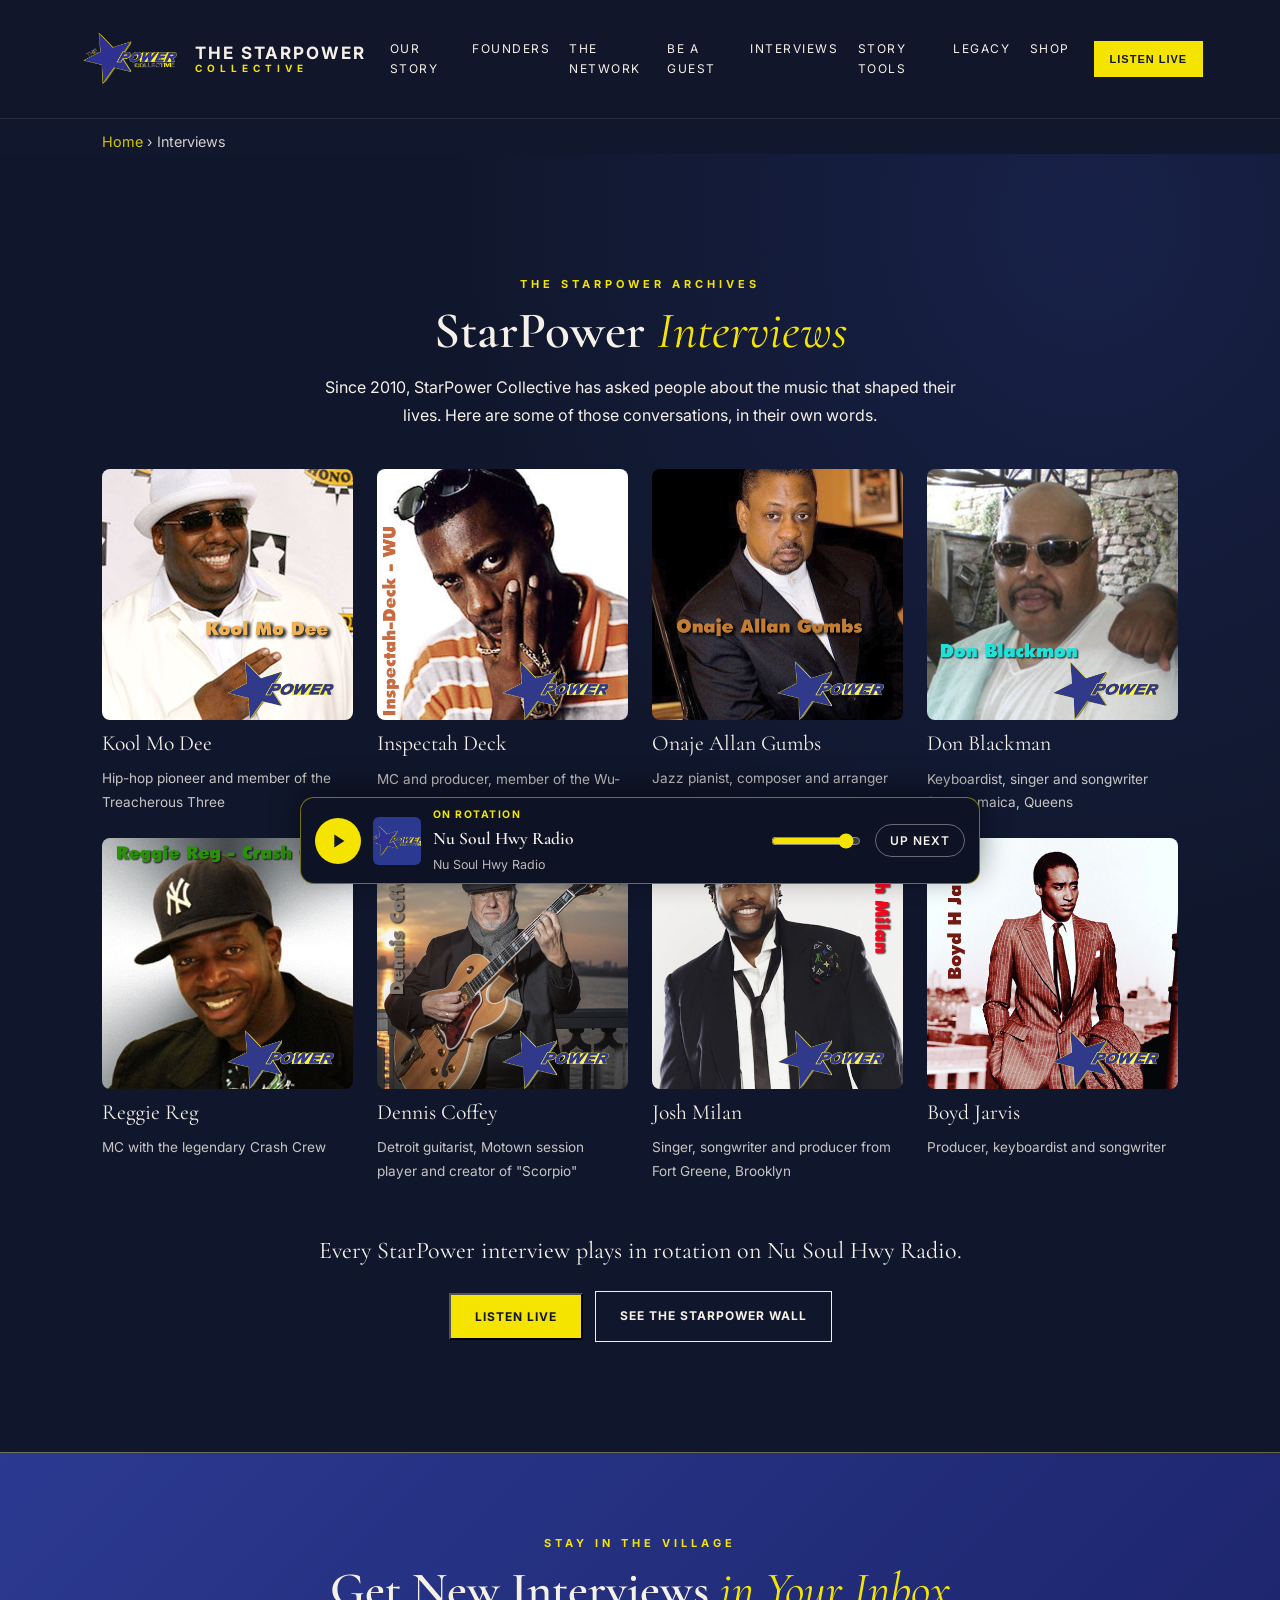
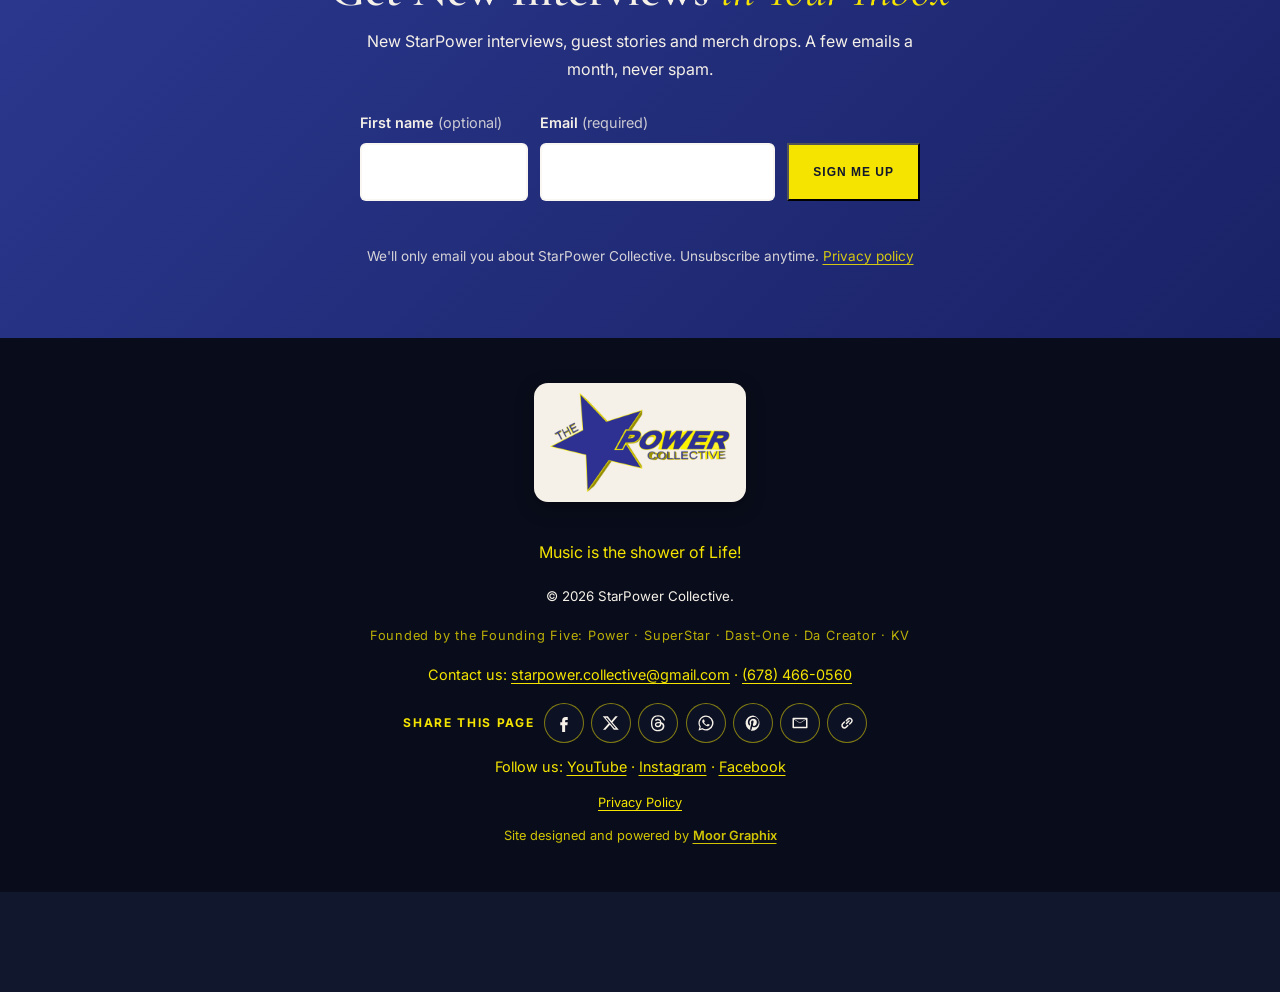
<file: interviews/index.html>
<!DOCTYPE html>
<html lang="en">
<head>
  <meta charset="UTF-8">
  <meta name="viewport" content="width=device-width, initial-scale=1">
  <title>Interviews | StarPower Collective</title>
  <meta name="description" content="Interviews with Kool Mo Dee, Inspectah Deck, Dennis Coffey, Don Blackman, Onaje Allan Gumbs and more on the music that shaped their lives.">
  <link rel="canonical" href="https://starpowercollective.com/interviews/">
  <meta name="robots" content="index, follow, max-image-preview:large">
  <meta name="theme-color" content="#11172c">
  <meta property="og:type" content="website">
  <meta property="og:site_name" content="StarPower Collective">
  <meta property="og:url" content="https://starpowercollective.com/interviews/">
  <meta property="og:title" content="StarPower Collective Interviews">
  <meta property="og:description" content="Interviews with Kool Mo Dee, Inspectah Deck, Dennis Coffey, Don Blackman, Onaje Allan Gumbs and more on the music that shaped their lives.">
  <meta property="og:image" content="https://starpowercollective.com/images/og-image.jpg">
  <meta property="og:image:alt" content="StarPower Collective Interviews">
  <meta name="twitter:card" content="summary_large_image">
  <meta name="twitter:title" content="StarPower Collective Interviews">
  <meta name="twitter:description" content="Interviews with Kool Mo Dee, Inspectah Deck, Dennis Coffey, Don Blackman, Onaje Allan Gumbs and more on the music that shaped their lives.">
  <meta name="twitter:image" content="https://starpowercollective.com/images/og-image.jpg">
  <link rel="icon" type="image/png" href="/images/starp.png">
  <link rel="apple-touch-icon" href="/images/starp.png">
  <link rel="preconnect" href="https://fonts.googleapis.com">
  <link rel="preconnect" href="https://fonts.gstatic.com" crossorigin>
  <link href="https://fonts.googleapis.com/css2?family=Cormorant+Garamond:wght@400;600;700&family=Inter:wght@400;500;600;700&display=swap" rel="stylesheet">
  <link rel="stylesheet" href="/css/style.css">
  <link rel="stylesheet" href="/css/interviews.css">
  <script type="application/ld+json">
{
  "@context": "https://schema.org",
  "@graph": [
    {
      "@type": "CollectionPage",
      "@id": "https://starpowercollective.com/interviews/",
      "url": "https://starpowercollective.com/interviews/",
      "name": "StarPower Collective Interviews",
      "description": "Interviews with Kool Mo Dee, Inspectah Deck, Dennis Coffey, Don Blackman, Onaje Allan Gumbs and more on the music that shaped their lives.",
      "isPartOf": {
        "@id": "https://starpowercollective.com/#website"
      }
    },
    {
      "@type": "ItemList",
      "itemListElement": [
        {
          "@type": "ListItem",
          "position": 1,
          "url": "https://starpowercollective.com/interviews/kool-mo-dee/",
          "name": "Kool Mo Dee"
        },
        {
          "@type": "ListItem",
          "position": 2,
          "url": "https://starpowercollective.com/interviews/inspectah-deck/",
          "name": "Inspectah Deck"
        },
        {
          "@type": "ListItem",
          "position": 3,
          "url": "https://starpowercollective.com/interviews/onaje-allan-gumbs/",
          "name": "Onaje Allan Gumbs"
        },
        {
          "@type": "ListItem",
          "position": 4,
          "url": "https://starpowercollective.com/interviews/don-blackman/",
          "name": "Don Blackman"
        },
        {
          "@type": "ListItem",
          "position": 5,
          "url": "https://starpowercollective.com/interviews/reggie-reg/",
          "name": "Reggie Reg"
        },
        {
          "@type": "ListItem",
          "position": 6,
          "url": "https://starpowercollective.com/interviews/dennis-coffey/",
          "name": "Dennis Coffey"
        },
        {
          "@type": "ListItem",
          "position": 7,
          "url": "https://starpowercollective.com/interviews/josh-milan/",
          "name": "Josh Milan"
        },
        {
          "@type": "ListItem",
          "position": 8,
          "url": "https://starpowercollective.com/interviews/boyd-jarvis/",
          "name": "Boyd Jarvis"
        }
      ]
    }
  ]
}
  </script>
</head>
<body class="guest-page-body">
  <header class="site-header">
    <a class="brand" href="/" aria-label="The StarPower Collective home">
      <img src="/images/star-power-logo.png" alt="StarPower Collective Logo" class="brand-logo">
      <span>THE STARPOWER <small>COLLECTIVE</small></span>
    </a>
    <button class="menu-toggle" aria-label="Open menu" aria-expanded="false">☰</button>
    <nav class="site-nav" aria-label="Main navigation">
      <a href="/#story">Our Story</a>
      <a href="/#founders">Founders</a>
      <a href="/#shows">The Network</a>
      <a href="/#be-a-guest">Be a Guest</a>
      <a href="/interviews/">Interviews</a>
      <a href="/#village">Story Tools</a>
      <a href="/#legacy">Legacy</a>
      <a href="/#shop">Shop</a>
    </nav>
    <button class="listen-live" type="button" data-radio-play>Listen Live</button>
  </header>
  <main>
    <nav class="guest-breadcrumb" aria-label="Breadcrumb"><a href="/">Home</a> <span aria-hidden="true">›</span> <span aria-current="page">Interviews</span></nav>
    <section class="guest-hub section" aria-labelledby="hub-title">
      <p class="eyebrow">THE STARPOWER ARCHIVES</p>
      <h1 id="hub-title">StarPower <em>Interviews</em></h1>
      <p class="guest-hub-intro">Since 2010, StarPower Collective has asked people about the music that shaped their lives. Here are some of those conversations, in their own words.</p>
      <ul class="guest-grid">
        <li class="guest-card">
          <a href="/interviews/kool-mo-dee/">
            <img src="/images/album-covers/KoolMoDee.jpg" alt="" width="1000" height="1000" loading="lazy">
            <span class="guest-card-name">Kool Mo Dee</span>
            <span class="guest-card-known">Hip-hop pioneer and member of the Treacherous Three</span>
          </a>
        </li>
        <li class="guest-card">
          <a href="/interviews/inspectah-deck/">
            <img src="/images/album-covers/Inspectah-Deck-WU.jpg" alt="" width="1000" height="1000" loading="lazy">
            <span class="guest-card-name">Inspectah Deck</span>
            <span class="guest-card-known">MC and producer, member of the Wu-Tang Clan</span>
          </a>
        </li>
        <li class="guest-card">
          <a href="/interviews/onaje-allan-gumbs/">
            <img src="/images/album-covers/Onaje-Allan-Gumbs.jpg" alt="" width="1000" height="1000" loading="lazy">
            <span class="guest-card-name">Onaje Allan Gumbs</span>
            <span class="guest-card-known">Jazz pianist, composer and arranger</span>
          </a>
        </li>
        <li class="guest-card">
          <a href="/interviews/don-blackman/">
            <img src="/images/album-covers/Don-Blackmon.jpg" alt="" width="1000" height="1000" loading="lazy">
            <span class="guest-card-name">Don Blackman</span>
            <span class="guest-card-known">Keyboardist, singer and songwriter from Jamaica, Queens</span>
          </a>
        </li>
        <li class="guest-card">
          <a href="/interviews/reggie-reg/">
            <img src="/images/album-covers/Reggie-Reg---Crash-Crew.jpg" alt="" width="1000" height="1000" loading="lazy">
            <span class="guest-card-name">Reggie Reg</span>
            <span class="guest-card-known">MC with the legendary Crash Crew</span>
          </a>
        </li>
        <li class="guest-card">
          <a href="/interviews/dennis-coffey/">
            <img src="/images/album-covers/Dennis-Coffey.jpg" alt="" width="1000" height="1000" loading="lazy">
            <span class="guest-card-name">Dennis Coffey</span>
            <span class="guest-card-known">Detroit guitarist, Motown session player and creator of &quot;Scorpio&quot;</span>
          </a>
        </li>
        <li class="guest-card">
          <a href="/interviews/josh-milan/">
            <img src="/images/album-covers/Josh-Milan.jpg" alt="" width="1000" height="1000" loading="lazy">
            <span class="guest-card-name">Josh Milan</span>
            <span class="guest-card-known">Singer, songwriter and producer from Fort Greene, Brooklyn</span>
          </a>
        </li>
        <li class="guest-card">
          <a href="/interviews/boyd-jarvis/">
            <img src="/images/album-covers/Boyd-H-Jarvis.jpg" alt="" width="1000" height="1000" loading="lazy">
            <span class="guest-card-name">Boyd Jarvis</span>
            <span class="guest-card-known">Producer, keyboardist and songwriter</span>
          </a>
        </li>
      </ul>
      <div class="guest-cta">
        <p>Every StarPower interview plays in rotation on Nu Soul Hwy Radio.</p>
        <button class="btn btn-gold" type="button" data-radio-play>Listen Live</button>
        <a class="btn btn-outline" href="/#wall">See the StarPower Wall</a>
      </div>
    </section>
  </main>
  <section class="signup-band" aria-labelledby="signup-title">
    <div class="signup-inner">
      <p class="eyebrow">STAY IN THE VILLAGE</p>
      <h2 id="signup-title">Get New Interviews <em>in Your Inbox</em></h2>
      <p class="signup-lead">New StarPower interviews, guest stories and merch drops. A few emails a month, never spam.</p>
      <!-- Signups go to the same Formspree account as guest applications, labeled "Newsletter Signup".
           To use a separate list later, replace the address in action="" with your new Formspree form. -->
      <form class="signup-form" action="https://formspree.io/f/xjyynkyo" method="POST" novalidate>
        <input type="hidden" name="source" value="Newsletter">
        <input type="hidden" name="_subject" value="Newsletter Signup: StarPower Collective">
        <div class="signup-hp" aria-hidden="true"><label>Leave empty <input type="text" name="_gotcha" tabindex="-1" autocomplete="off"></label></div>
        <div class="signup-fields">
          <label class="signup-label" for="sub-name">First name <span>(optional)</span></label>
          <input id="sub-name" type="text" name="first_name" autocomplete="given-name">
          <label class="signup-label" for="sub-email">Email <span>(required)</span></label>
          <input id="sub-email" type="email" name="email" autocomplete="email" required>
          <button class="btn btn-gold" type="submit">Sign Me Up</button>
        </div>
        <p class="signup-status" role="status" aria-live="polite"></p>
        <p class="signup-privacy">We'll only email you about StarPower Collective. Unsubscribe anytime. <a href="/privacy/">Privacy policy</a></p>
      </form>
    </div>
  </section>
  <footer class="footer">
    <a class="footer-logo" href="/" aria-label="StarPower Collective home">
      <img src="/images/starpower-logo-footer.png" alt="The StarPower Collective logo" width="480" height="264" loading="lazy">
    </a>
    <p>Music is the shower of Life!</p>
    <small>© <span id="year"></span> StarPower Collective.</small>
    <p class="founders-footer">Founded by the Founding Five: Power · SuperStar · Dast-One · Da Creator · KV</p>
    <p class="footer-contact">Contact us: <a href="mailto:starpower.collective@gmail.com">starpower.collective@gmail.com</a> · <a href="tel:+16784660560">(678) 466-0560</a></p>
    <div class="share" data-share-label="Share this page"></div>
    <p class="footer-social">Follow us:
      <a href="https://www.youtube.com/@StarPowerCollective" target="_blank" rel="noopener">YouTube</a> ·
      <a href="https://www.instagram.com/starpower.collective_inc/" target="_blank" rel="noopener">Instagram</a> ·
      <a href="https://www.facebook.com/starpower.collective" target="_blank" rel="noopener">Facebook</a>
    </p>
    <p class="footer-legal"><a href="/privacy/">Privacy Policy</a></p>
    <p class="footer-credit">Site designed and powered by <a href="https://moorgraphix.com" target="_blank" rel="noopener">Moor Graphix</a></p>
  </footer>
  <aside class="np-bar" id="np-bar" aria-label="Nu Soul Hwy Radio player">
    <div class="np-panel" id="np-panel" hidden>
      <p class="np-panel-label">Up next</p>
      <p class="np-next">Loading…</p>
      <p class="np-panel-label">Recently played</p>
      <ol class="np-history"></ol>
      <a class="np-direct" href="https://streamer.radio.co/s8dd253f7b/listen" target="_blank" rel="noopener">Open the stream in a new tab</a>
    </div>
    <div class="np-main">
      <button class="np-play" type="button" aria-pressed="false" aria-label="Play Nu Soul Hwy Radio">
        <svg class="np-icon-play" viewBox="0 0 24 24" aria-hidden="true"><path d="M8 5v14l11-7z"/></svg>
        <svg class="np-icon-pause" viewBox="0 0 24 24" aria-hidden="true"><path d="M6 5h4v14H6zM14 5h4v14h-4z"/></svg>
      </button>
      <img class="np-art" src="/images/star-power-logo.png" alt="Nu Soul Hwy Radio logo" width="56" height="56">
      <div class="np-info">
        <p class="np-meta"><span class="np-badge">On Rotation</span><span class="np-eq" aria-hidden="true"><i></i><i></i><i></i></span></p>
        <p class="np-title">Nu Soul Hwy Radio</p>
        <p class="np-sub">Loading what's playing…</p>
      </div>
      <label class="np-vol-wrap"><span class="sr-only">Volume</span>
        <input class="np-volume" type="range" min="0" max="1" step="0.05" value="0.9">
      </label>
      <button class="np-toggle" type="button" aria-expanded="false" aria-controls="np-panel">Up next</button>
    </div>
    <p class="np-status sr-only" aria-live="polite"></p>
  </aside>
  <script>
    document.getElementById("year").textContent = new Date().getFullYear();
    (() => {
      const b = document.querySelector(".menu-toggle"), n = document.querySelector(".site-nav");
      if (!b || !n) return;
      b.addEventListener("click", () => {
        const open = n.classList.toggle("open");
        b.setAttribute("aria-expanded", String(open));
        b.setAttribute("aria-label", open ? "Close menu" : "Open menu");
      });
    })();
  </script>
  <script src="/js/radio-player.js" defer></script>
  <script src="/js/site-extras.js" defer></script>
</body>
</html>
</file>
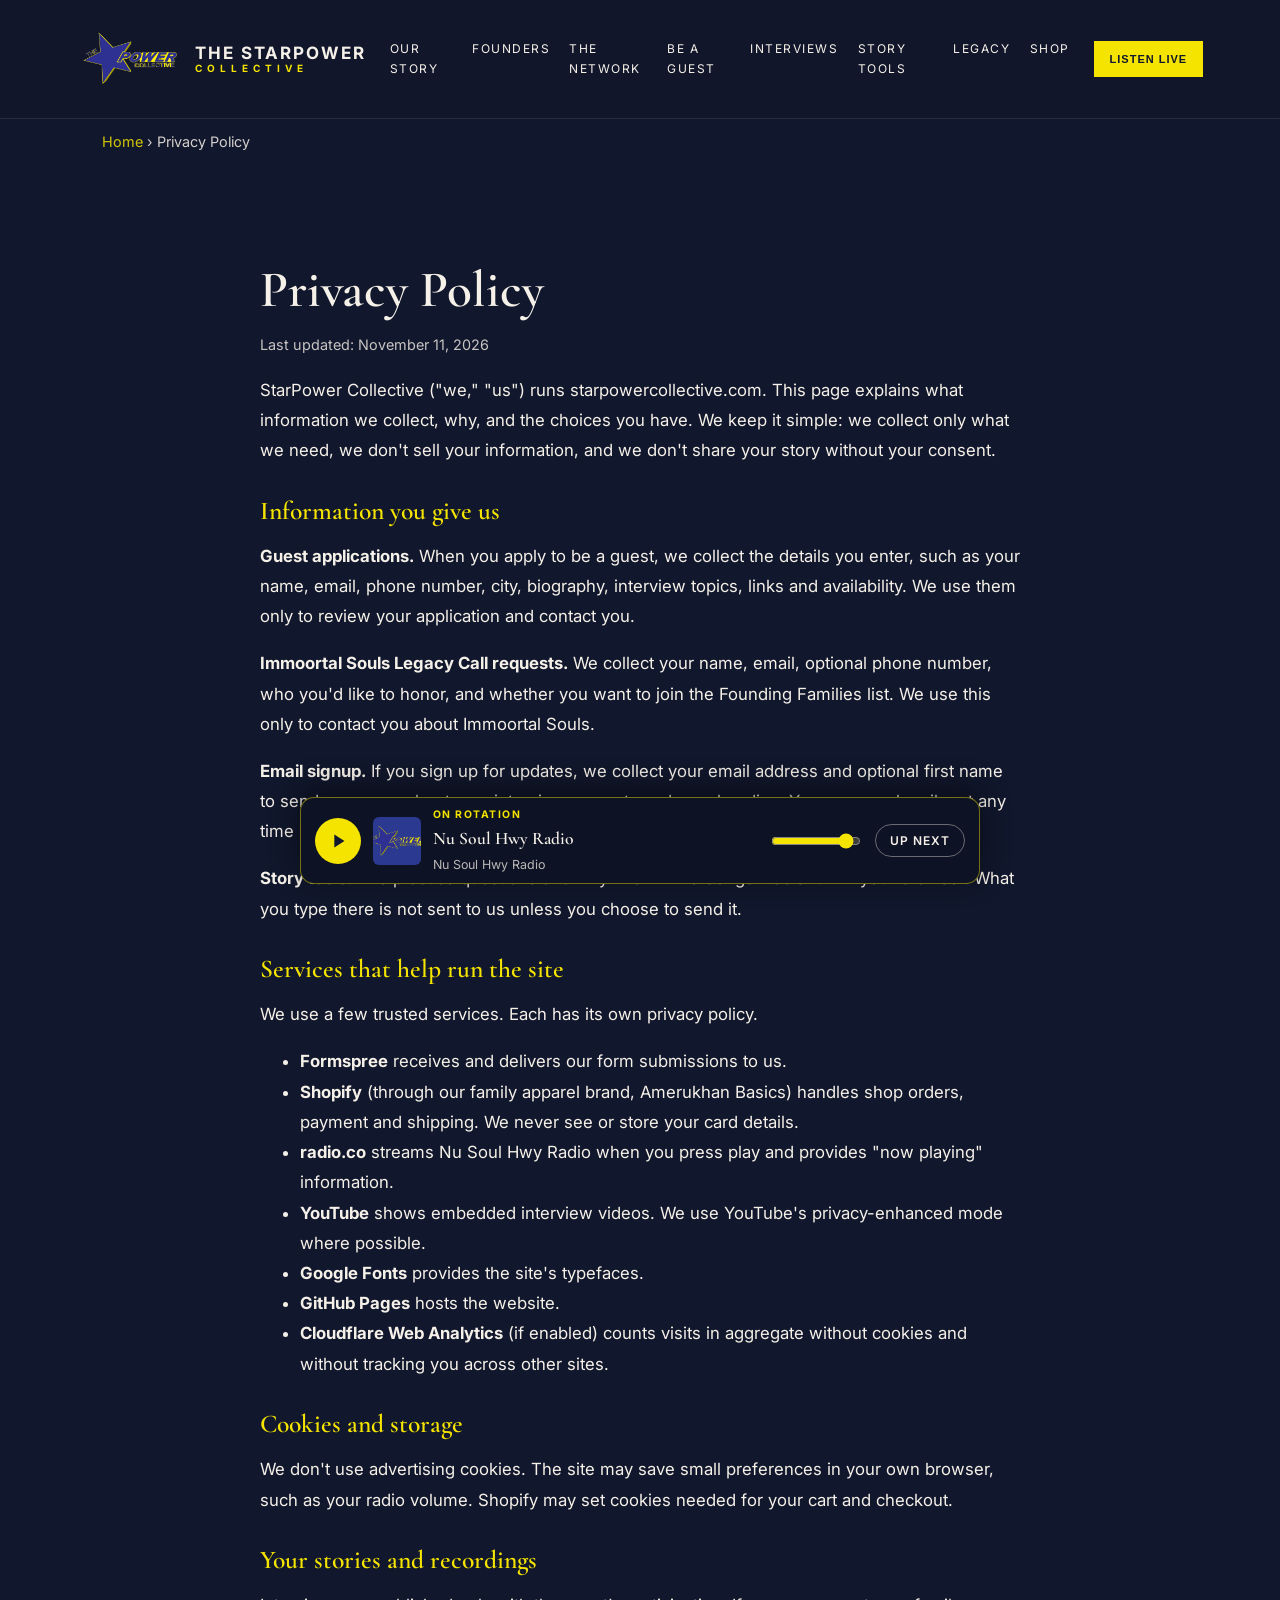
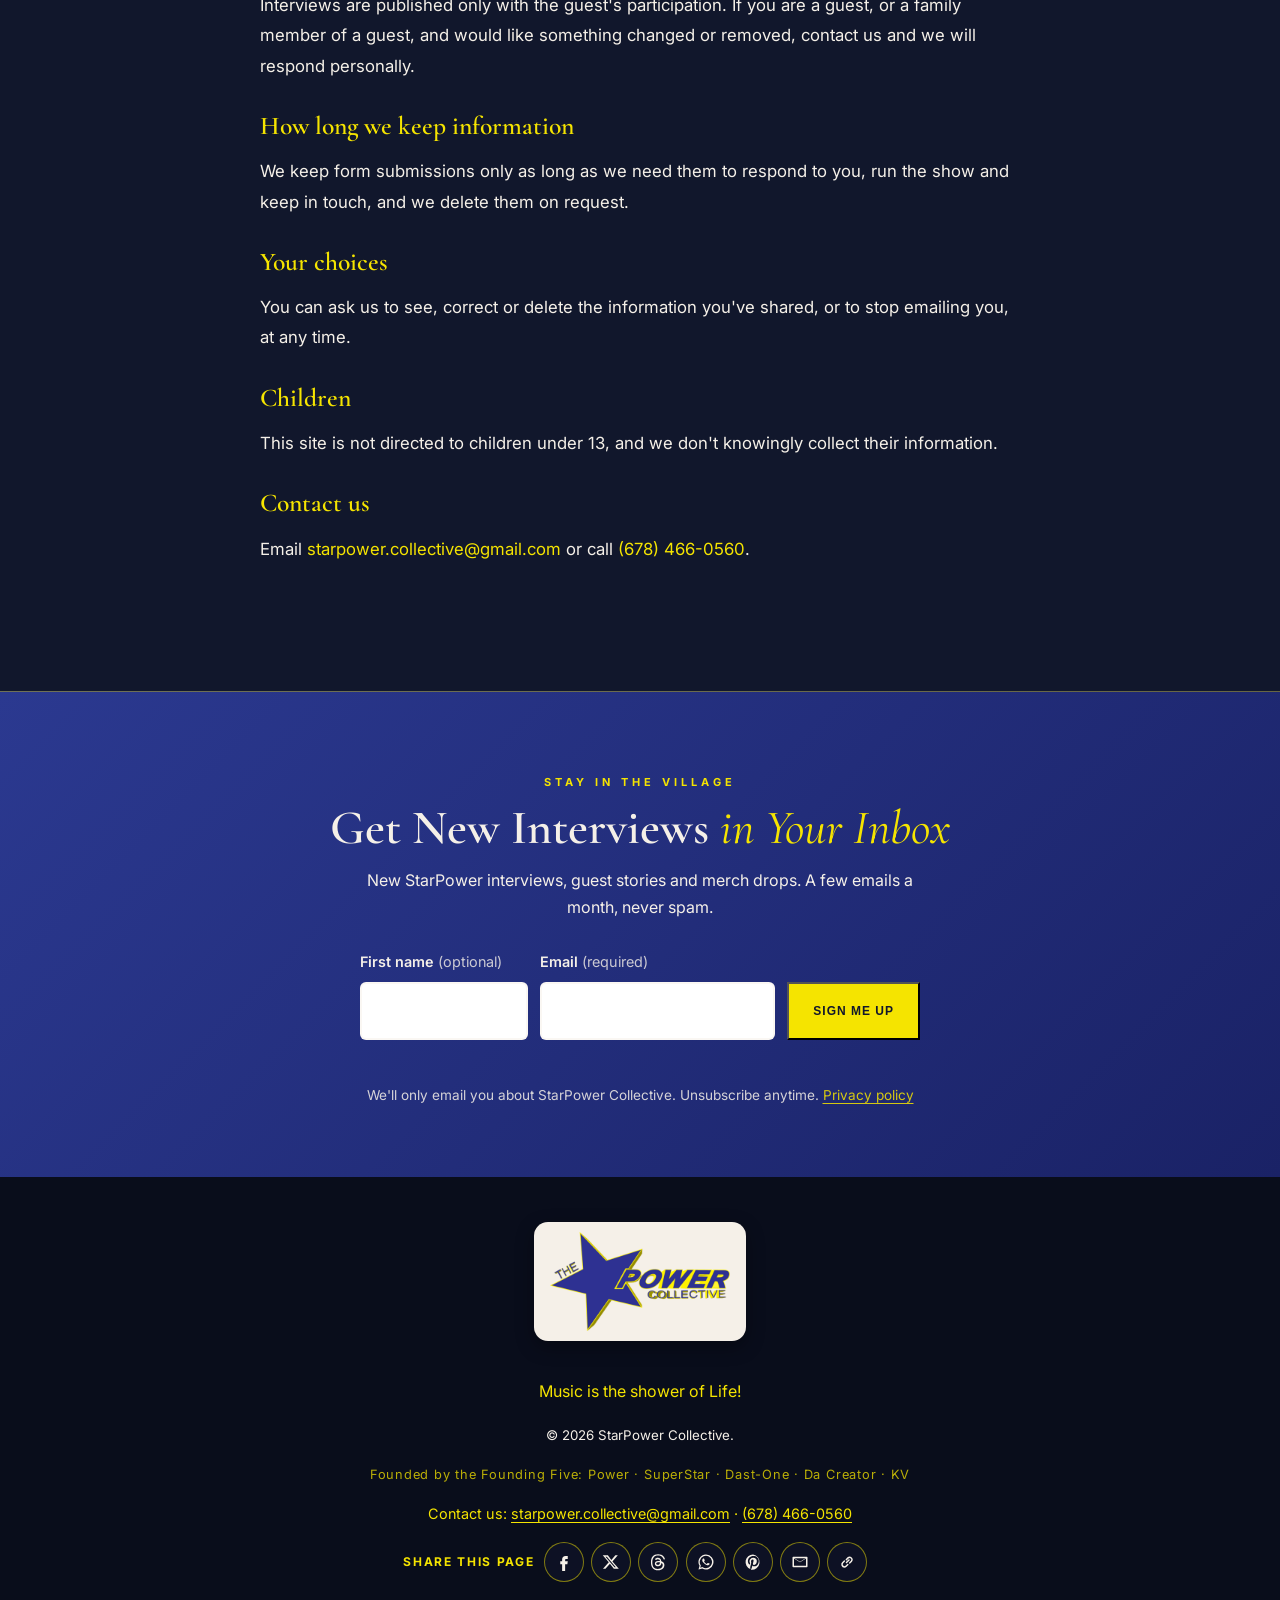
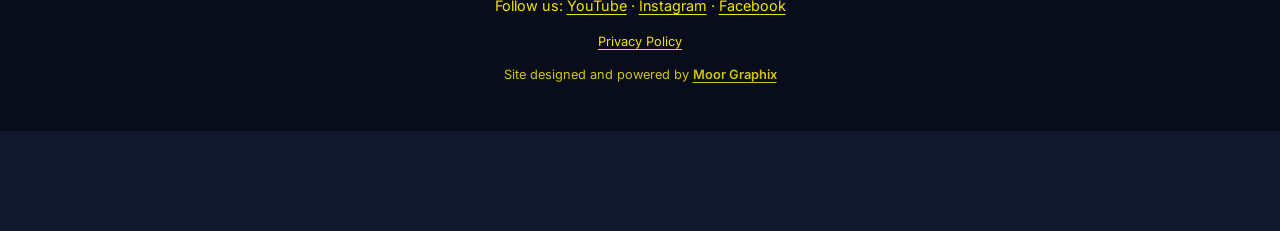
<file: privacy/index.html>
<!DOCTYPE html>
<html lang="en">
<head>
  <meta charset="UTF-8">
  <meta name="viewport" content="width=device-width, initial-scale=1">
  <title>Privacy Policy | StarPower Collective</title>
  <meta name="description" content="How StarPower Collective collects, uses and protects information from visitors, listeners, guests and customers.">
  <link rel="canonical" href="https://starpowercollective.com/privacy/">
  <meta name="robots" content="index, follow, max-image-preview:large">
  <meta name="theme-color" content="#11172c">
  <meta property="og:type" content="website">
  <meta property="og:site_name" content="StarPower Collective">
  <meta property="og:url" content="https://starpowercollective.com/privacy/">
  <meta property="og:title" content="Privacy Policy | StarPower Collective">
  <meta property="og:description" content="How StarPower Collective collects, uses and protects information from visitors, listeners, guests and customers.">
  <meta property="og:image" content="https://starpowercollective.com/images/og-image.jpg">
  <meta property="og:image:alt" content="Privacy Policy | StarPower Collective">
  <meta name="twitter:card" content="summary_large_image">
  <meta name="twitter:title" content="Privacy Policy | StarPower Collective">
  <meta name="twitter:description" content="How StarPower Collective collects, uses and protects information from visitors, listeners, guests and customers.">
  <meta name="twitter:image" content="https://starpowercollective.com/images/og-image.jpg">
  <link rel="icon" type="image/png" href="/images/starp.png">
  <link rel="apple-touch-icon" href="/images/starp.png">
  <link rel="preconnect" href="https://fonts.googleapis.com">
  <link rel="preconnect" href="https://fonts.gstatic.com" crossorigin>
  <link href="https://fonts.googleapis.com/css2?family=Cormorant+Garamond:wght@400;600;700&family=Inter:wght@400;500;600;700&display=swap" rel="stylesheet">
  <link rel="stylesheet" href="/css/style.css">
  <link rel="stylesheet" href="/css/interviews.css">
  <script type="application/ld+json">
{
  "@context": "https://schema.org",
  "@graph": [
    {
      "@type": "WebPage",
      "@id": "https://starpowercollective.com/privacy/",
      "url": "https://starpowercollective.com/privacy/",
      "name": "Privacy Policy | StarPower Collective",
      "description": "How StarPower Collective collects, uses and protects information from visitors, listeners, guests and customers.",
      "isPartOf": {
        "@id": "https://starpowercollective.com/#website"
      }
    }
  ]
}
  </script>
</head>
<body class="guest-page-body">
  <header class="site-header">
    <a class="brand" href="/" aria-label="The StarPower Collective home">
      <img src="/images/star-power-logo.png" alt="StarPower Collective Logo" class="brand-logo">
      <span>THE STARPOWER <small>COLLECTIVE</small></span>
    </a>
    <button class="menu-toggle" aria-label="Open menu" aria-expanded="false">☰</button>
    <nav class="site-nav" aria-label="Main navigation">
      <a href="/#story">Our Story</a>
      <a href="/#founders">Founders</a>
      <a href="/#shows">The Network</a>
      <a href="/#be-a-guest">Be a Guest</a>
      <a href="/interviews/">Interviews</a>
      <a href="/#village">Story Tools</a>
      <a href="/#legacy">Legacy</a>
      <a href="/#shop">Shop</a>
    </nav>
    <button class="listen-live" type="button" data-radio-play>Listen Live</button>
  </header>
  <main>
    <nav class="guest-breadcrumb" aria-label="Breadcrumb"><a href="/">Home</a> <span aria-hidden="true">›</span> <span aria-current="page">Privacy Policy</span></nav>
    <section class="section">
      <article class="legal-page">
        <h1>Privacy Policy</h1>
        <p class="legal-updated">Last updated: November 11, 2026</p>
        <p>StarPower Collective ("we," "us") runs starpowercollective.com. This page explains what information we collect, why, and the choices you have. We keep it simple: we collect only what we need, we don't sell your information, and we don't share your story without your consent.</p>

        <h2>Information you give us</h2>
        <p><strong>Guest applications.</strong> When you apply to be a guest, we collect the details you enter, such as your name, email, phone number, city, biography, interview topics, links and availability. We use them only to review your application and contact you.</p>
        <p><strong>Immoortal Souls Legacy Call requests.</strong> We collect your name, email, optional phone number, who you'd like to honor, and whether you want to join the Founding Families list. We use this only to contact you about Immoortal Souls.</p>
        <p><strong>Email signup.</strong> If you sign up for updates, we collect your email address and optional first name to send you news about new interviews, guests and merchandise. You can unsubscribe at any time by replying to any email or contacting us.</p>
        <p><strong>Story tools.</strong> The practice questions and "My Life in Five Songs" tools run in your browser. What you type there is not sent to us unless you choose to send it.</p>

        <h2>Services that help run the site</h2>
        <p>We use a few trusted services. Each has its own privacy policy.</p>
        <ul>
          <li><strong>Formspree</strong> receives and delivers our form submissions to us.</li>
          <li><strong>Shopify</strong> (through our family apparel brand, Amerukhan Basics) handles shop orders, payment and shipping. We never see or store your card details.</li>
          <li><strong>radio.co</strong> streams Nu Soul Hwy Radio when you press play and provides "now playing" information.</li>
          <li><strong>YouTube</strong> shows embedded interview videos. We use YouTube's privacy-enhanced mode where possible.</li>
          <li><strong>Google Fonts</strong> provides the site's typefaces.</li>
          <li><strong>GitHub Pages</strong> hosts the website.</li>
          <li><strong>Cloudflare Web Analytics</strong> (if enabled) counts visits in aggregate without cookies and without tracking you across other sites.</li>
        </ul>

        <h2>Cookies and storage</h2>
        <p>We don't use advertising cookies. The site may save small preferences in your own browser, such as your radio volume. Shopify may set cookies needed for your cart and checkout.</p>

        <h2>Your stories and recordings</h2>
        <p>Interviews are published only with the guest's participation. If you are a guest, or a family member of a guest, and would like something changed or removed, contact us and we will respond personally.</p>

        <h2>How long we keep information</h2>
        <p>We keep form submissions only as long as we need them to respond to you, run the show and keep in touch, and we delete them on request.</p>

        <h2>Your choices</h2>
        <p>You can ask us to see, correct or delete the information you've shared, or to stop emailing you, at any time.</p>

        <h2>Children</h2>
        <p>This site is not directed to children under 13, and we don't knowingly collect their information.</p>

        <h2>Contact us</h2>
        <p>Email <a href="mailto:starpower.collective@gmail.com">starpower.collective@gmail.com</a> or call <a href="tel:+16784660560">(678) 466-0560</a>.</p>
      </article>
    </section>
  </main>
  <section class="signup-band" aria-labelledby="signup-title">
    <div class="signup-inner">
      <p class="eyebrow">STAY IN THE VILLAGE</p>
      <h2 id="signup-title">Get New Interviews <em>in Your Inbox</em></h2>
      <p class="signup-lead">New StarPower interviews, guest stories and merch drops. A few emails a month, never spam.</p>
      <!-- Signups go to the same Formspree account as guest applications, labeled "Newsletter Signup".
           To use a separate list later, replace the address in action="" with your new Formspree form. -->
      <form class="signup-form" action="https://formspree.io/f/xjyynkyo" method="POST" novalidate>
        <input type="hidden" name="source" value="Newsletter">
        <input type="hidden" name="_subject" value="Newsletter Signup: StarPower Collective">
        <div class="signup-hp" aria-hidden="true"><label>Leave empty <input type="text" name="_gotcha" tabindex="-1" autocomplete="off"></label></div>
        <div class="signup-fields">
          <label class="signup-label" for="sub-name">First name <span>(optional)</span></label>
          <input id="sub-name" type="text" name="first_name" autocomplete="given-name">
          <label class="signup-label" for="sub-email">Email <span>(required)</span></label>
          <input id="sub-email" type="email" name="email" autocomplete="email" required>
          <button class="btn btn-gold" type="submit">Sign Me Up</button>
        </div>
        <p class="signup-status" role="status" aria-live="polite"></p>
        <p class="signup-privacy">We'll only email you about StarPower Collective. Unsubscribe anytime. <a href="/privacy/">Privacy policy</a></p>
      </form>
    </div>
  </section>
  <footer class="footer">
    <a class="footer-logo" href="/" aria-label="StarPower Collective home">
      <img src="/images/starpower-logo-footer.png" alt="The StarPower Collective logo" width="480" height="264" loading="lazy">
    </a>
    <p>Music is the shower of Life!</p>
    <small>© <span id="year"></span> StarPower Collective.</small>
    <p class="founders-footer">Founded by the Founding Five: Power · SuperStar · Dast-One · Da Creator · KV</p>
    <p class="footer-contact">Contact us: <a href="mailto:starpower.collective@gmail.com">starpower.collective@gmail.com</a> · <a href="tel:+16784660560">(678) 466-0560</a></p>
    <div class="share" data-share-label="Share this page"></div>
    <p class="footer-social">Follow us:
      <a href="https://www.youtube.com/@StarPowerCollective" target="_blank" rel="noopener">YouTube</a> ·
      <a href="https://www.instagram.com/starpower.collective_inc/" target="_blank" rel="noopener">Instagram</a> ·
      <a href="https://www.facebook.com/starpower.collective" target="_blank" rel="noopener">Facebook</a>
    </p>
    <p class="footer-legal"><a href="/privacy/">Privacy Policy</a></p>
    <p class="footer-credit">Site designed and powered by <a href="https://moorgraphix.com" target="_blank" rel="noopener">Moor Graphix</a></p>
  </footer>
  <aside class="np-bar" id="np-bar" aria-label="Nu Soul Hwy Radio player">
    <div class="np-panel" id="np-panel" hidden>
      <p class="np-panel-label">Up next</p>
      <p class="np-next">Loading…</p>
      <p class="np-panel-label">Recently played</p>
      <ol class="np-history"></ol>
      <a class="np-direct" href="https://streamer.radio.co/s8dd253f7b/listen" target="_blank" rel="noopener">Open the stream in a new tab</a>
    </div>
    <div class="np-main">
      <button class="np-play" type="button" aria-pressed="false" aria-label="Play Nu Soul Hwy Radio">
        <svg class="np-icon-play" viewBox="0 0 24 24" aria-hidden="true"><path d="M8 5v14l11-7z"/></svg>
        <svg class="np-icon-pause" viewBox="0 0 24 24" aria-hidden="true"><path d="M6 5h4v14H6zM14 5h4v14h-4z"/></svg>
      </button>
      <img class="np-art" src="/images/star-power-logo.png" alt="Nu Soul Hwy Radio logo" width="56" height="56">
      <div class="np-info">
        <p class="np-meta"><span class="np-badge">On Rotation</span><span class="np-eq" aria-hidden="true"><i></i><i></i><i></i></span></p>
        <p class="np-title">Nu Soul Hwy Radio</p>
        <p class="np-sub">Loading what's playing…</p>
      </div>
      <label class="np-vol-wrap"><span class="sr-only">Volume</span>
        <input class="np-volume" type="range" min="0" max="1" step="0.05" value="0.9">
      </label>
      <button class="np-toggle" type="button" aria-expanded="false" aria-controls="np-panel">Up next</button>
    </div>
    <p class="np-status sr-only" aria-live="polite"></p>
  </aside>
  <script>
    document.getElementById("year").textContent = new Date().getFullYear();
    (() => {
      const b = document.querySelector(".menu-toggle"), n = document.querySelector(".site-nav");
      if (!b || !n) return;
      b.addEventListener("click", () => {
        const open = n.classList.toggle("open");
        b.setAttribute("aria-expanded", String(open));
        b.setAttribute("aria-label", open ? "Close menu" : "Open menu");
      });
    })();
  </script>
  <script src="/js/radio-player.js" defer></script>
  <script src="/js/site-extras.js" defer></script>
</body>
</html>
</file>
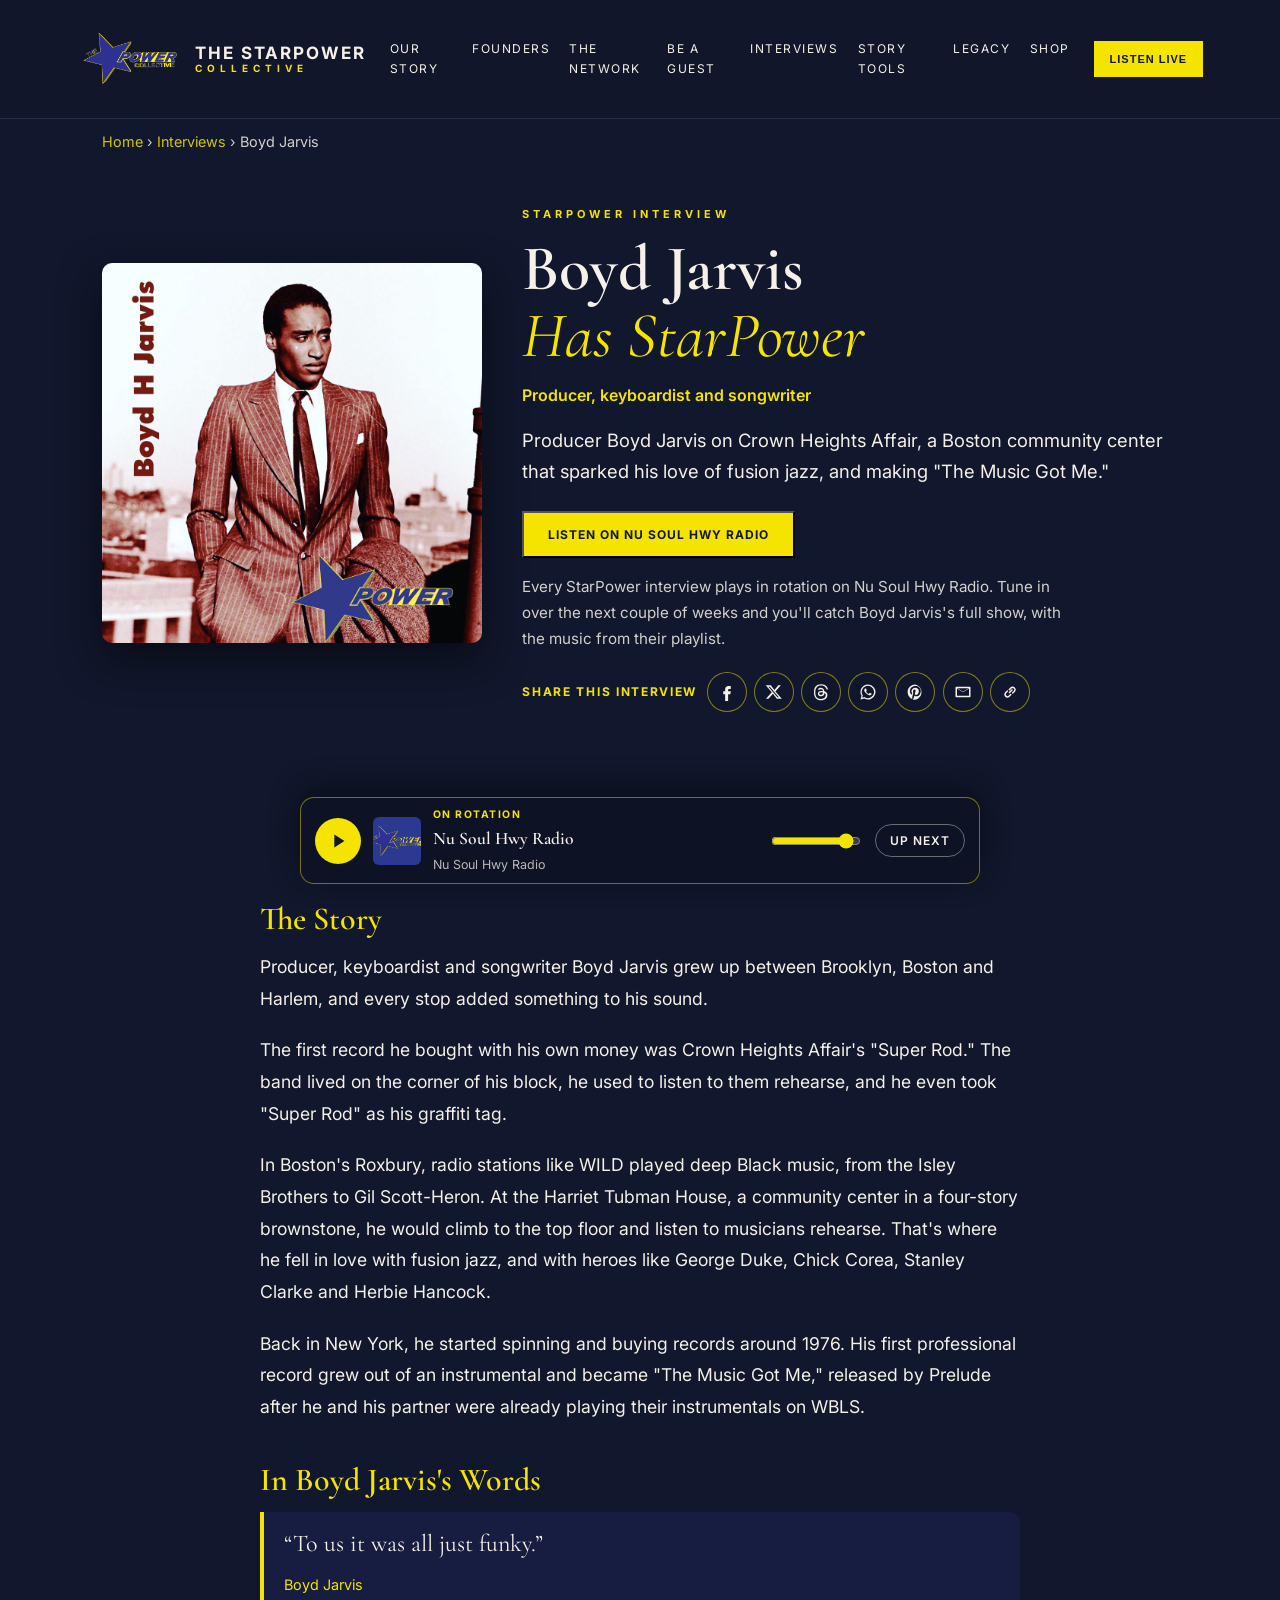
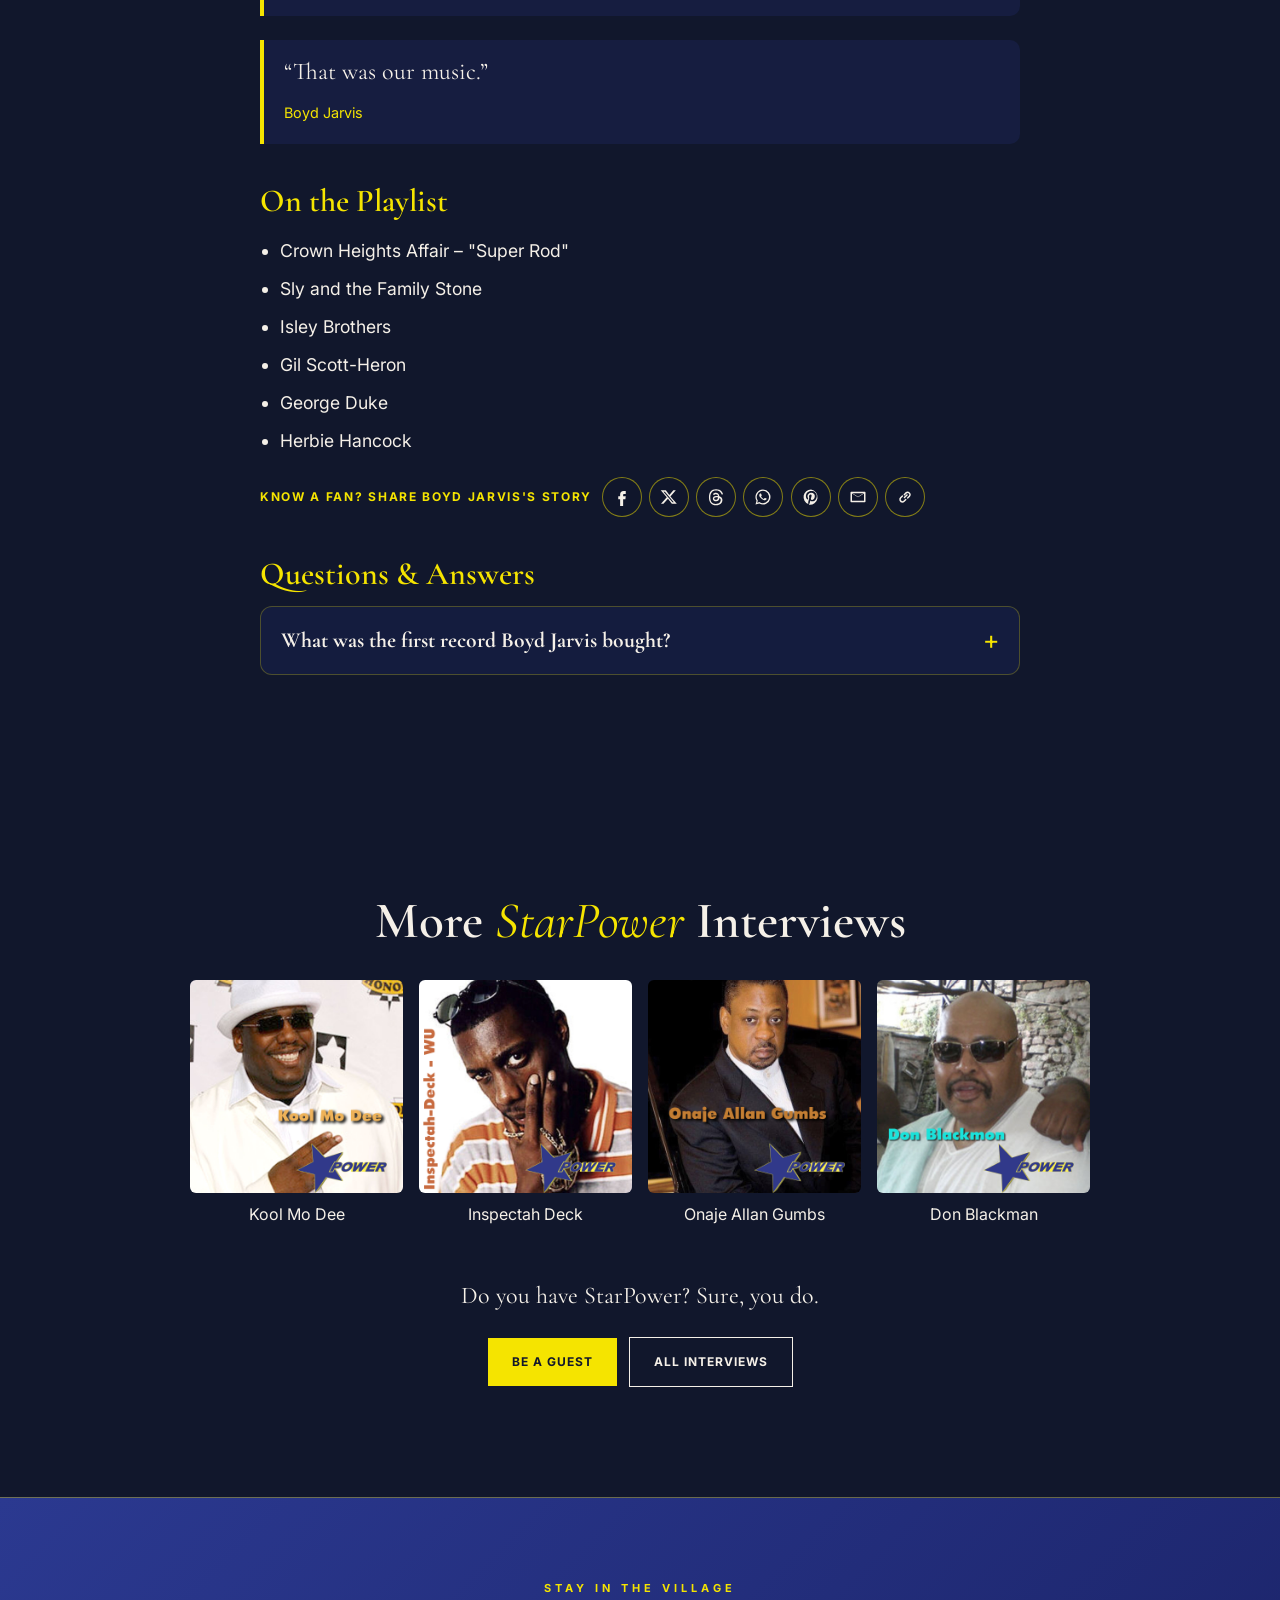
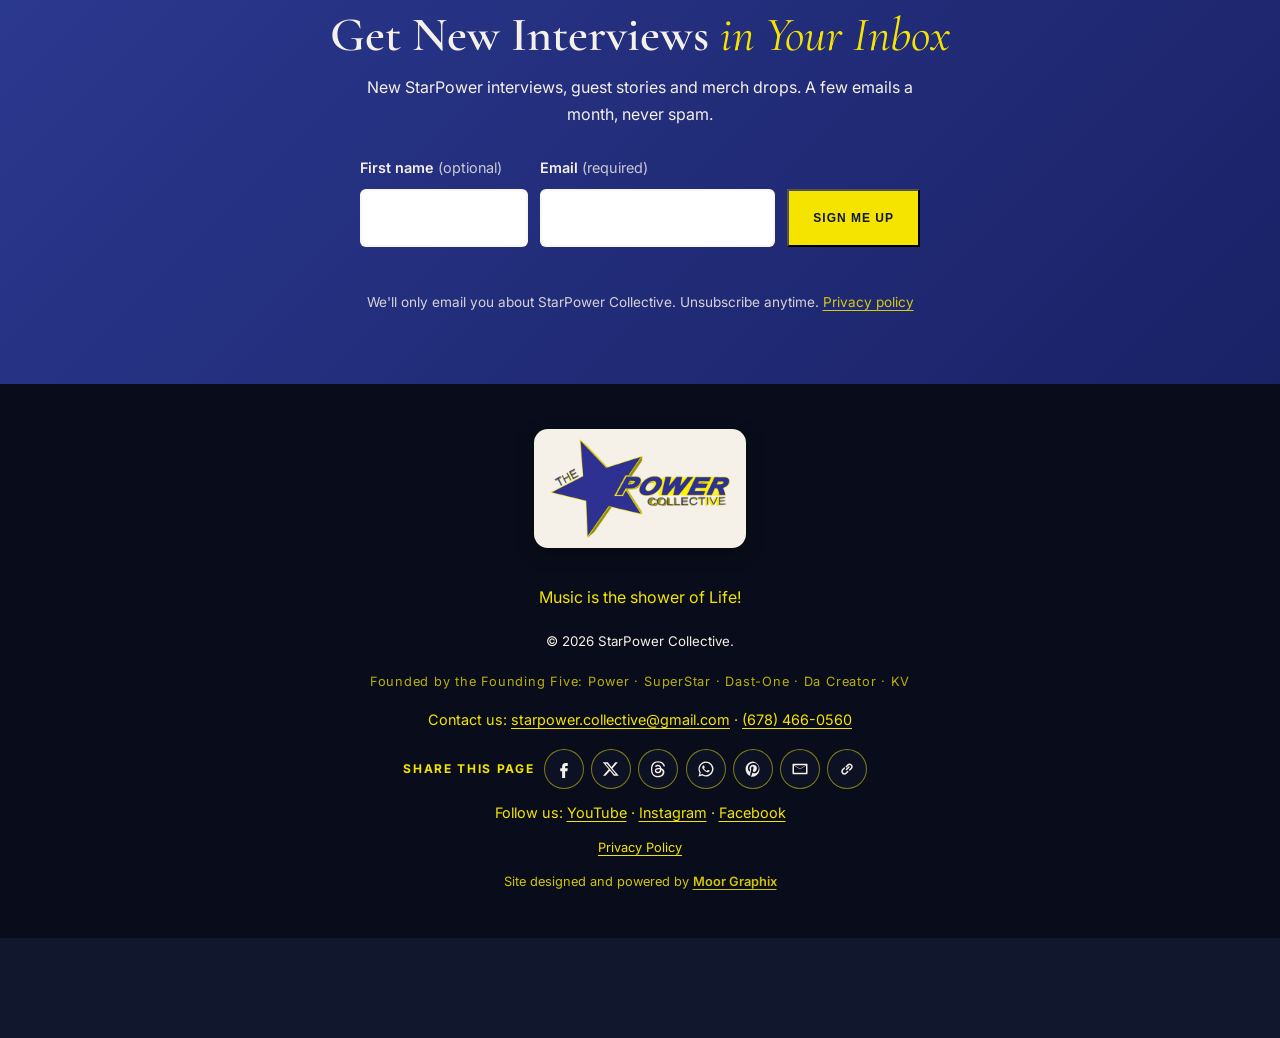
<file: interviews/boyd-jarvis/index.html>
<!DOCTYPE html>
<html lang="en">
<head>
  <meta charset="UTF-8">
  <meta name="viewport" content="width=device-width, initial-scale=1">
  <title>Boyd Jarvis Interview | StarPower Collective</title>
  <meta name="description" content="Producer Boyd Jarvis on Crown Heights Affair, a Boston community center that sparked his love of fusion jazz, and making &quot;The Music Got Me.&quot;">
  <link rel="canonical" href="https://starpowercollective.com/interviews/boyd-jarvis/">
  <meta name="robots" content="index, follow, max-image-preview:large">
  <meta name="theme-color" content="#11172c">
  <meta property="og:type" content="article">
  <meta property="og:site_name" content="StarPower Collective">
  <meta property="og:url" content="https://starpowercollective.com/interviews/boyd-jarvis/">
  <meta property="og:title" content="Boyd Jarvis | StarPower Collective">
  <meta property="og:description" content="Producer Boyd Jarvis on Crown Heights Affair, a Boston community center that sparked his love of fusion jazz, and making &quot;The Music Got Me.&quot;">
  <meta property="og:image" content="https://starpowercollective.com/images/album-covers/Boyd-H-Jarvis.jpg">
  <meta property="og:image:alt" content="Boyd Jarvis | StarPower Collective">
  <meta name="twitter:card" content="summary_large_image">
  <meta name="twitter:title" content="Boyd Jarvis | StarPower Collective">
  <meta name="twitter:description" content="Producer Boyd Jarvis on Crown Heights Affair, a Boston community center that sparked his love of fusion jazz, and making &quot;The Music Got Me.&quot;">
  <meta name="twitter:image" content="https://starpowercollective.com/images/album-covers/Boyd-H-Jarvis.jpg">
  <link rel="icon" type="image/png" href="/images/starp.png">
  <link rel="apple-touch-icon" href="/images/starp.png">
  <link rel="preconnect" href="https://fonts.googleapis.com">
  <link rel="preconnect" href="https://fonts.gstatic.com" crossorigin>
  <link href="https://fonts.googleapis.com/css2?family=Cormorant+Garamond:wght@400;600;700&family=Inter:wght@400;500;600;700&display=swap" rel="stylesheet">
  <link rel="stylesheet" href="/css/style.css">
  <link rel="stylesheet" href="/css/interviews.css">
  <script type="application/ld+json">
{
  "@context": "https://schema.org",
  "@graph": [
    {
      "@type": "WebPage",
      "@id": "https://starpowercollective.com/interviews/boyd-jarvis/",
      "url": "https://starpowercollective.com/interviews/boyd-jarvis/",
      "name": "Boyd Jarvis Interview | StarPower Collective",
      "description": "Producer Boyd Jarvis on Crown Heights Affair, a Boston community center that sparked his love of fusion jazz, and making \"The Music Got Me.\"",
      "isPartOf": {
        "@id": "https://starpowercollective.com/#website"
      },
      "primaryImageOfPage": "https://starpowercollective.com/images/album-covers/Boyd-H-Jarvis.jpg",
      "about": {
        "@id": "https://starpowercollective.com/interviews/boyd-jarvis/#person"
      },
      "inLanguage": "en-US",
      "breadcrumb": {
        "@id": "https://starpowercollective.com/interviews/boyd-jarvis/#breadcrumb"
      }
    },
    {
      "@type": "Person",
      "@id": "https://starpowercollective.com/interviews/boyd-jarvis/#person",
      "name": "Boyd Jarvis",
      "description": "Producer, keyboardist and songwriter",
      "image": "https://starpowercollective.com/images/album-covers/Boyd-H-Jarvis.jpg",
      "sameAs": [
        "https://en.wikipedia.org/wiki/Boyd_Jarvis"
      ]
    },
    {
      "@type": "RadioEpisode",
      "@id": "https://starpowercollective.com/interviews/boyd-jarvis/#episode",
      "name": "Boyd Jarvis on StarPower Collective",
      "description": "Producer Boyd Jarvis on Crown Heights Affair, a Boston community center that sparked his love of fusion jazz, and making \"The Music Got Me.\"",
      "partOfSeries": {
        "@id": "https://starpowercollective.com/#show"
      },
      "url": "https://starpowercollective.com/interviews/boyd-jarvis/",
      "actor": {
        "@id": "https://starpowercollective.com/interviews/boyd-jarvis/#person"
      }
    },
    {
      "@type": "BreadcrumbList",
      "@id": "https://starpowercollective.com/interviews/boyd-jarvis/#breadcrumb",
      "itemListElement": [
        {
          "@type": "ListItem",
          "position": 1,
          "name": "Home",
          "item": "https://starpowercollective.com/"
        },
        {
          "@type": "ListItem",
          "position": 2,
          "name": "Interviews",
          "item": "https://starpowercollective.com/interviews/"
        },
        {
          "@type": "ListItem",
          "position": 3,
          "name": "Boyd Jarvis",
          "item": "https://starpowercollective.com/interviews/boyd-jarvis/"
        }
      ]
    },
    {
      "@type": "FAQPage",
      "@id": "https://starpowercollective.com/interviews/boyd-jarvis/#faq",
      "mainEntity": [
        {
          "@type": "Question",
          "name": "What was the first record Boyd Jarvis bought?",
          "acceptedAnswer": {
            "@type": "Answer",
            "text": "Boyd Jarvis told StarPower Collective the first record he bought with his own money was Crown Heights Affair's \"Super Rod\"; the band lived on the corner of his block."
          }
        }
      ]
    }
  ]
}
  </script>
</head>
<body class="guest-page-body">
  <header class="site-header">
    <a class="brand" href="/" aria-label="The StarPower Collective home">
      <img src="/images/star-power-logo.png" alt="StarPower Collective Logo" class="brand-logo">
      <span>THE STARPOWER <small>COLLECTIVE</small></span>
    </a>
    <button class="menu-toggle" aria-label="Open menu" aria-expanded="false">☰</button>
    <nav class="site-nav" aria-label="Main navigation">
      <a href="/#story">Our Story</a>
      <a href="/#founders">Founders</a>
      <a href="/#shows">The Network</a>
      <a href="/#be-a-guest">Be a Guest</a>
      <a href="/interviews/">Interviews</a>
      <a href="/#village">Story Tools</a>
      <a href="/#legacy">Legacy</a>
      <a href="/#shop">Shop</a>
    </nav>
    <button class="listen-live" type="button" data-radio-play>Listen Live</button>
  </header>
  <main>
    <nav class="guest-breadcrumb" aria-label="Breadcrumb"><a href="/">Home</a> <span aria-hidden="true">›</span> <a href="/interviews/">Interviews</a> <span aria-hidden="true">›</span> <span aria-current="page">Boyd Jarvis</span></nav>

    <section class="guest-hero section" aria-labelledby="guest-title">
      <div class="guest-hero-grid">
        <img class="guest-cover" src="/images/album-covers/Boyd-H-Jarvis.jpg" alt="Boyd Jarvis StarPower Collective cover" width="1000" height="1000">
        <div>
          <p class="eyebrow">STARPOWER INTERVIEW</p>
          <h1 id="guest-title">Boyd Jarvis <em>Has StarPower</em></h1>
          <p class="guest-known">Producer, keyboardist and songwriter</p>
          <p class="guest-summary">Producer Boyd Jarvis on Crown Heights Affair, a Boston community center that sparked his love of fusion jazz, and making &quot;The Music Got Me.&quot;</p>
          <div class="guest-actions">
            <button class="btn btn-gold" type="button" data-radio-play>Listen on Nu Soul Hwy Radio</button>
            
          </div>
          <p class="guest-rotation">Every StarPower interview plays in rotation on Nu Soul Hwy Radio. Tune in over the next couple of weeks and you&#x27;ll catch Boyd Jarvis&#x27;s full show, with the music from their playlist.</p>
          <div class="share" data-share-label="Share this interview" data-share-text="Boyd Jarvis has StarPower! Read the interview on StarPower Collective" data-share-image="/images/album-covers/Boyd-H-Jarvis.jpg"></div>
        </div>
      </div>
    </section>

    <section class="guest-body section">
      <article class="guest-article">
        <h2>The Story</h2>
        <p>Producer, keyboardist and songwriter Boyd Jarvis grew up between Brooklyn, Boston and Harlem, and every stop added something to his sound.</p>
        <p>The first record he bought with his own money was Crown Heights Affair&#x27;s &quot;Super Rod.&quot; The band lived on the corner of his block, he used to listen to them rehearse, and he even took &quot;Super Rod&quot; as his graffiti tag.</p>
        <p>In Boston&#x27;s Roxbury, radio stations like WILD played deep Black music, from the Isley Brothers to Gil Scott-Heron. At the Harriet Tubman House, a community center in a four-story brownstone, he would climb to the top floor and listen to musicians rehearse. That&#x27;s where he fell in love with fusion jazz, and with heroes like George Duke, Chick Corea, Stanley Clarke and Herbie Hancock.</p>
        <p>Back in New York, he started spinning and buying records around 1976. His first professional record grew out of an instrumental and became &quot;The Music Got Me,&quot; released by Prelude after he and his partner were already playing their instrumentals on WBLS.</p>

        <h2>In Boyd Jarvis's Words</h2>
        <blockquote class="guest-quote"><p>“To us it was all just funky.”</p><cite>Boyd Jarvis</cite></blockquote>
        <blockquote class="guest-quote"><p>“That was our music.”</p><cite>Boyd Jarvis</cite></blockquote>

        <h2>On the Playlist</h2>
        <ul class="guest-playlist">
          <li>Crown Heights Affair – &quot;Super Rod&quot;</li>
          <li>Sly and the Family Stone</li>
          <li>Isley Brothers</li>
          <li>Gil Scott-Heron</li>
          <li>George Duke</li>
          <li>Herbie Hancock</li>
        </ul>

        <div class="share" data-share-label="Know a fan? Share Boyd Jarvis's story" data-share-text="Boyd Jarvis has StarPower! Read the interview on StarPower Collective" data-share-image="/images/album-covers/Boyd-H-Jarvis.jpg"></div>

        <h2>Questions &amp; Answers</h2>
        <div class="faq-list guest-faq">
        <details class="faq-item"><summary><h3>What was the first record Boyd Jarvis bought?</h3></summary><p>Boyd Jarvis told StarPower Collective the first record he bought with his own money was Crown Heights Affair&#x27;s &quot;Super Rod&quot;; the band lived on the corner of his block.</p></details>
        </div>
      </article>
    </section>

    <section class="guest-more section" aria-labelledby="more-title">
      <h2 id="more-title">More <em>StarPower</em> Interviews</h2>
      <ul class="guest-more-grid">
        <li><a href="/interviews/kool-mo-dee/"><img src="/images/album-covers/KoolMoDee.jpg" alt="" width="160" height="160" loading="lazy"><span>Kool Mo Dee</span></a></li>
        <li><a href="/interviews/inspectah-deck/"><img src="/images/album-covers/Inspectah-Deck-WU.jpg" alt="" width="160" height="160" loading="lazy"><span>Inspectah Deck</span></a></li>
        <li><a href="/interviews/onaje-allan-gumbs/"><img src="/images/album-covers/Onaje-Allan-Gumbs.jpg" alt="" width="160" height="160" loading="lazy"><span>Onaje Allan Gumbs</span></a></li>
        <li><a href="/interviews/don-blackman/"><img src="/images/album-covers/Don-Blackmon.jpg" alt="" width="160" height="160" loading="lazy"><span>Don Blackman</span></a></li>
      </ul>
      <div class="guest-cta">
        <p>Do you have StarPower? Sure, you do.</p>
        <a class="btn btn-gold" href="/#be-a-guest">Be a Guest</a>
        <a class="btn btn-outline" href="/interviews/">All Interviews</a>
      </div>
    </section>
  </main>
  <section class="signup-band" aria-labelledby="signup-title">
    <div class="signup-inner">
      <p class="eyebrow">STAY IN THE VILLAGE</p>
      <h2 id="signup-title">Get New Interviews <em>in Your Inbox</em></h2>
      <p class="signup-lead">New StarPower interviews, guest stories and merch drops. A few emails a month, never spam.</p>
      <!-- Signups go to the same Formspree account as guest applications, labeled "Newsletter Signup".
           To use a separate list later, replace the address in action="" with your new Formspree form. -->
      <form class="signup-form" action="https://formspree.io/f/xjyynkyo" method="POST" novalidate>
        <input type="hidden" name="source" value="Newsletter">
        <input type="hidden" name="_subject" value="Newsletter Signup: StarPower Collective">
        <div class="signup-hp" aria-hidden="true"><label>Leave empty <input type="text" name="_gotcha" tabindex="-1" autocomplete="off"></label></div>
        <div class="signup-fields">
          <label class="signup-label" for="sub-name">First name <span>(optional)</span></label>
          <input id="sub-name" type="text" name="first_name" autocomplete="given-name">
          <label class="signup-label" for="sub-email">Email <span>(required)</span></label>
          <input id="sub-email" type="email" name="email" autocomplete="email" required>
          <button class="btn btn-gold" type="submit">Sign Me Up</button>
        </div>
        <p class="signup-status" role="status" aria-live="polite"></p>
        <p class="signup-privacy">We'll only email you about StarPower Collective. Unsubscribe anytime. <a href="/privacy/">Privacy policy</a></p>
      </form>
    </div>
  </section>
  <footer class="footer">
    <a class="footer-logo" href="/" aria-label="StarPower Collective home">
      <img src="/images/starpower-logo-footer.png" alt="The StarPower Collective logo" width="480" height="264" loading="lazy">
    </a>
    <p>Music is the shower of Life!</p>
    <small>© <span id="year"></span> StarPower Collective.</small>
    <p class="founders-footer">Founded by the Founding Five: Power · SuperStar · Dast-One · Da Creator · KV</p>
    <p class="footer-contact">Contact us: <a href="mailto:starpower.collective@gmail.com">starpower.collective@gmail.com</a> · <a href="tel:+16784660560">(678) 466-0560</a></p>
    <div class="share" data-share-label="Share this page"></div>
    <p class="footer-social">Follow us:
      <a href="https://www.youtube.com/@StarPowerCollective" target="_blank" rel="noopener">YouTube</a> ·
      <a href="https://www.instagram.com/starpower.collective_inc/" target="_blank" rel="noopener">Instagram</a> ·
      <a href="https://www.facebook.com/starpower.collective" target="_blank" rel="noopener">Facebook</a>
    </p>
    <p class="footer-legal"><a href="/privacy/">Privacy Policy</a></p>
    <p class="footer-credit">Site designed and powered by <a href="https://moorgraphix.com" target="_blank" rel="noopener">Moor Graphix</a></p>
  </footer>
  <aside class="np-bar" id="np-bar" aria-label="Nu Soul Hwy Radio player">
    <div class="np-panel" id="np-panel" hidden>
      <p class="np-panel-label">Up next</p>
      <p class="np-next">Loading…</p>
      <p class="np-panel-label">Recently played</p>
      <ol class="np-history"></ol>
      <a class="np-direct" href="https://streamer.radio.co/s8dd253f7b/listen" target="_blank" rel="noopener">Open the stream in a new tab</a>
    </div>
    <div class="np-main">
      <button class="np-play" type="button" aria-pressed="false" aria-label="Play Nu Soul Hwy Radio">
        <svg class="np-icon-play" viewBox="0 0 24 24" aria-hidden="true"><path d="M8 5v14l11-7z"/></svg>
        <svg class="np-icon-pause" viewBox="0 0 24 24" aria-hidden="true"><path d="M6 5h4v14H6zM14 5h4v14h-4z"/></svg>
      </button>
      <img class="np-art" src="/images/star-power-logo.png" alt="Nu Soul Hwy Radio logo" width="56" height="56">
      <div class="np-info">
        <p class="np-meta"><span class="np-badge">On Rotation</span><span class="np-eq" aria-hidden="true"><i></i><i></i><i></i></span></p>
        <p class="np-title">Nu Soul Hwy Radio</p>
        <p class="np-sub">Loading what's playing…</p>
      </div>
      <label class="np-vol-wrap"><span class="sr-only">Volume</span>
        <input class="np-volume" type="range" min="0" max="1" step="0.05" value="0.9">
      </label>
      <button class="np-toggle" type="button" aria-expanded="false" aria-controls="np-panel">Up next</button>
    </div>
    <p class="np-status sr-only" aria-live="polite"></p>
  </aside>
  <script>
    document.getElementById("year").textContent = new Date().getFullYear();
    (() => {
      const b = document.querySelector(".menu-toggle"), n = document.querySelector(".site-nav");
      if (!b || !n) return;
      b.addEventListener("click", () => {
        const open = n.classList.toggle("open");
        b.setAttribute("aria-expanded", String(open));
        b.setAttribute("aria-label", open ? "Close menu" : "Open menu");
      });
    })();
  </script>
  <script src="/js/radio-player.js" defer></script>
  <script src="/js/site-extras.js" defer></script>
</body>
</html>
</file>
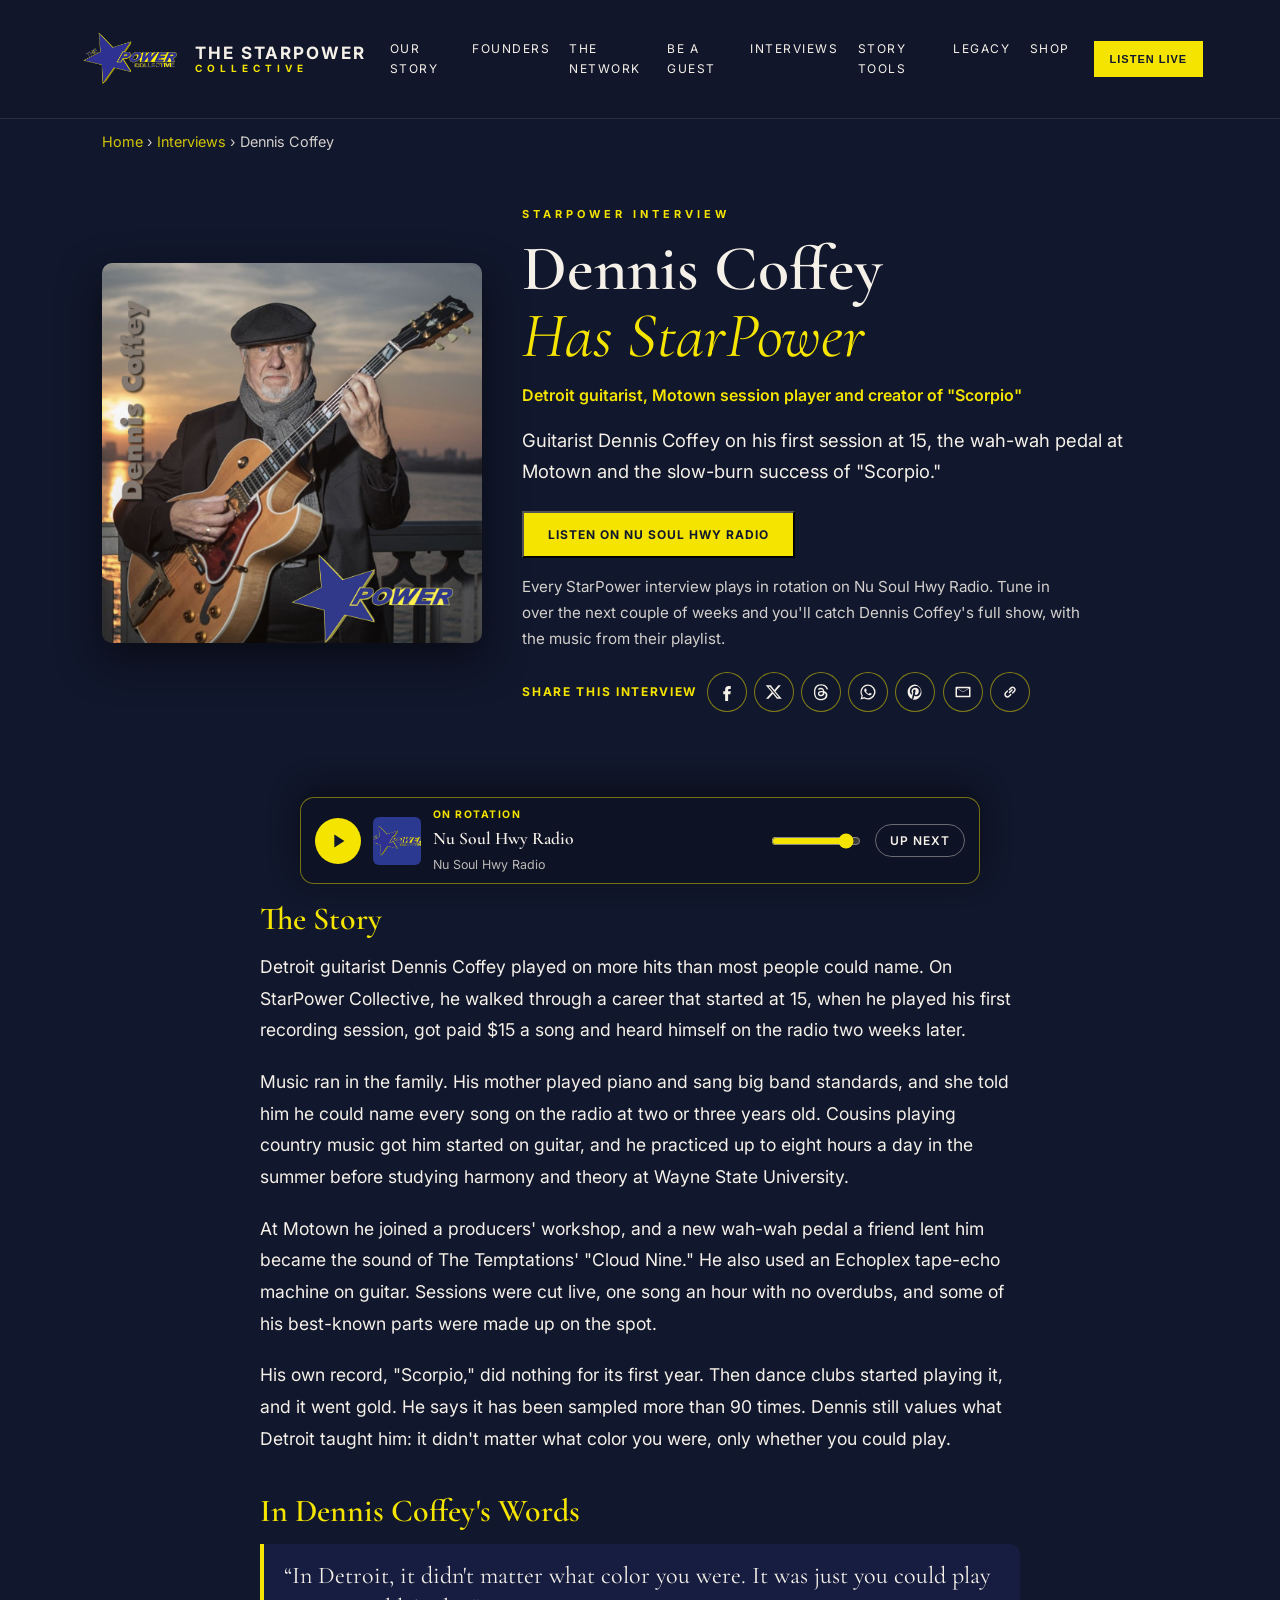
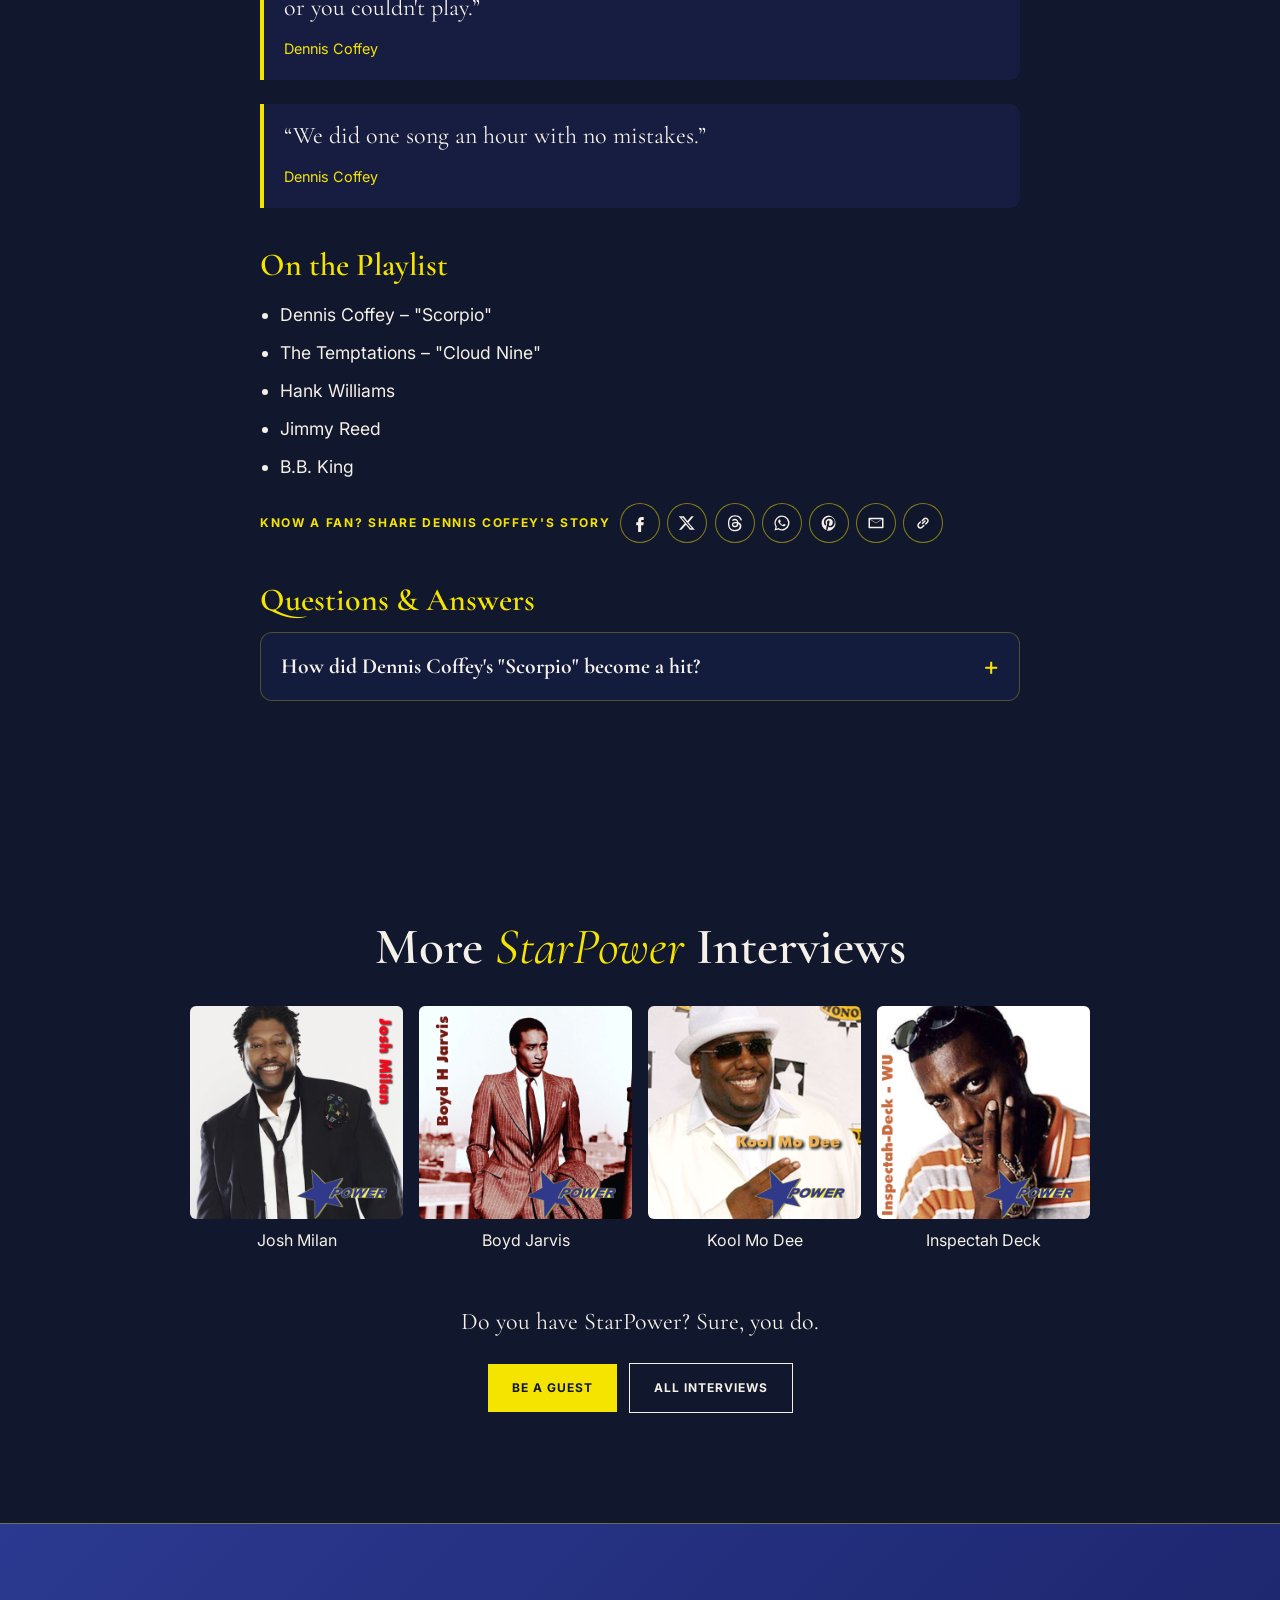
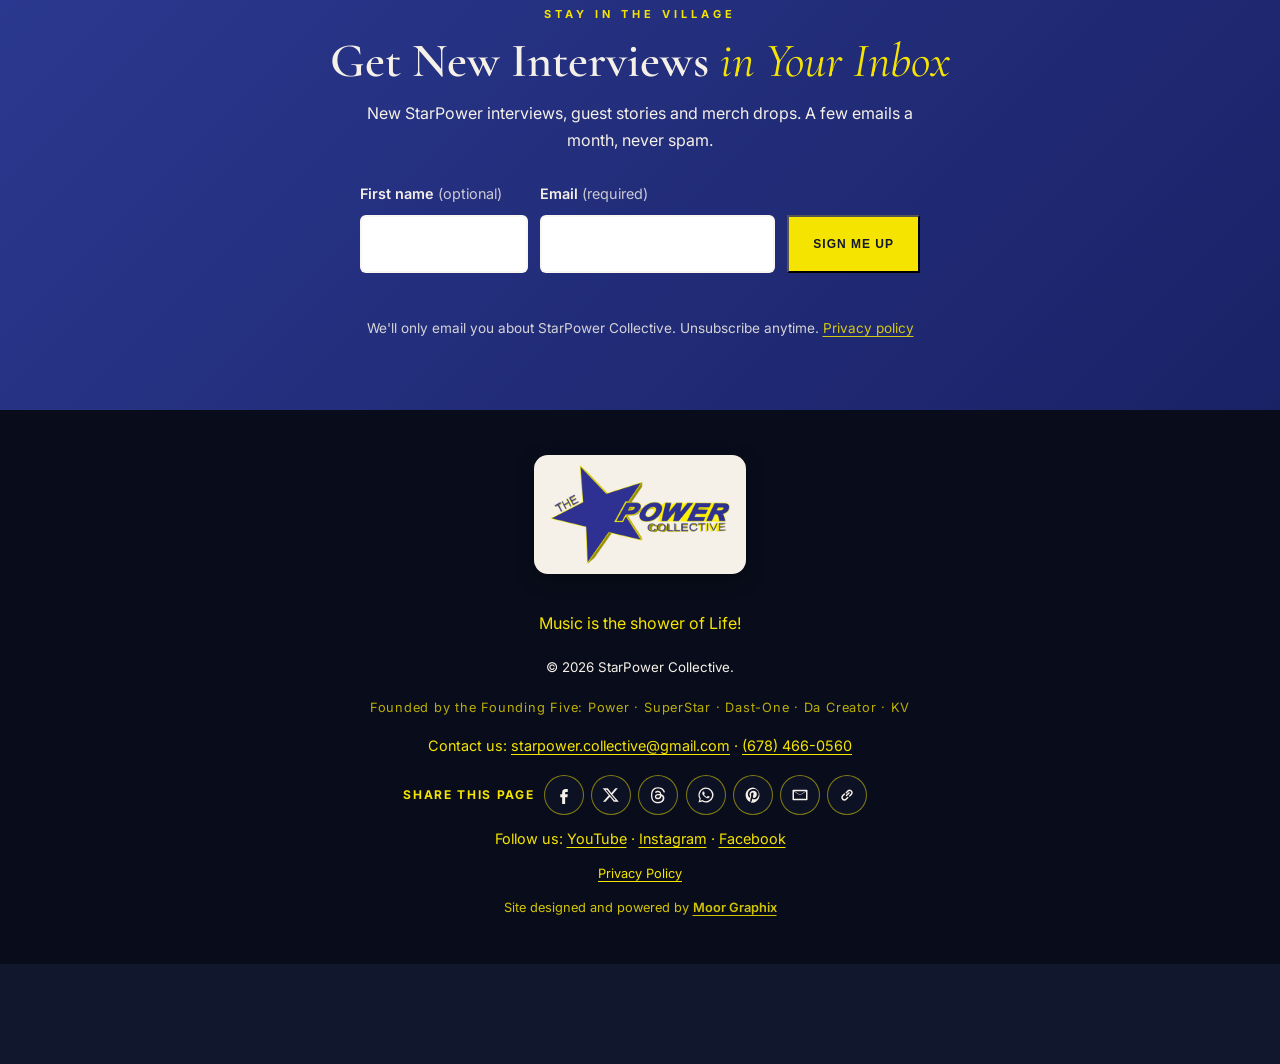
<file: interviews/dennis-coffey/index.html>
<!DOCTYPE html>
<html lang="en">
<head>
  <meta charset="UTF-8">
  <meta name="viewport" content="width=device-width, initial-scale=1">
  <title>Dennis Coffey Interview | StarPower Collective</title>
  <meta name="description" content="Guitarist Dennis Coffey on his first session at 15, the wah-wah pedal at Motown and the slow-burn success of &quot;Scorpio.&quot;">
  <link rel="canonical" href="https://starpowercollective.com/interviews/dennis-coffey/">
  <meta name="robots" content="index, follow, max-image-preview:large">
  <meta name="theme-color" content="#11172c">
  <meta property="og:type" content="article">
  <meta property="og:site_name" content="StarPower Collective">
  <meta property="og:url" content="https://starpowercollective.com/interviews/dennis-coffey/">
  <meta property="og:title" content="Dennis Coffey | StarPower Collective">
  <meta property="og:description" content="Guitarist Dennis Coffey on his first session at 15, the wah-wah pedal at Motown and the slow-burn success of &quot;Scorpio.&quot;">
  <meta property="og:image" content="https://starpowercollective.com/images/album-covers/Dennis-Coffey.jpg">
  <meta property="og:image:alt" content="Dennis Coffey | StarPower Collective">
  <meta name="twitter:card" content="summary_large_image">
  <meta name="twitter:title" content="Dennis Coffey | StarPower Collective">
  <meta name="twitter:description" content="Guitarist Dennis Coffey on his first session at 15, the wah-wah pedal at Motown and the slow-burn success of &quot;Scorpio.&quot;">
  <meta name="twitter:image" content="https://starpowercollective.com/images/album-covers/Dennis-Coffey.jpg">
  <link rel="icon" type="image/png" href="/images/starp.png">
  <link rel="apple-touch-icon" href="/images/starp.png">
  <link rel="preconnect" href="https://fonts.googleapis.com">
  <link rel="preconnect" href="https://fonts.gstatic.com" crossorigin>
  <link href="https://fonts.googleapis.com/css2?family=Cormorant+Garamond:wght@400;600;700&family=Inter:wght@400;500;600;700&display=swap" rel="stylesheet">
  <link rel="stylesheet" href="/css/style.css">
  <link rel="stylesheet" href="/css/interviews.css">
  <script type="application/ld+json">
{
  "@context": "https://schema.org",
  "@graph": [
    {
      "@type": "WebPage",
      "@id": "https://starpowercollective.com/interviews/dennis-coffey/",
      "url": "https://starpowercollective.com/interviews/dennis-coffey/",
      "name": "Dennis Coffey Interview | StarPower Collective",
      "description": "Guitarist Dennis Coffey on his first session at 15, the wah-wah pedal at Motown and the slow-burn success of \"Scorpio.\"",
      "isPartOf": {
        "@id": "https://starpowercollective.com/#website"
      },
      "primaryImageOfPage": "https://starpowercollective.com/images/album-covers/Dennis-Coffey.jpg",
      "about": {
        "@id": "https://starpowercollective.com/interviews/dennis-coffey/#person"
      },
      "inLanguage": "en-US",
      "breadcrumb": {
        "@id": "https://starpowercollective.com/interviews/dennis-coffey/#breadcrumb"
      }
    },
    {
      "@type": "Person",
      "@id": "https://starpowercollective.com/interviews/dennis-coffey/#person",
      "name": "Dennis Coffey",
      "description": "Detroit guitarist, Motown session player and creator of \"Scorpio\"",
      "image": "https://starpowercollective.com/images/album-covers/Dennis-Coffey.jpg",
      "sameAs": [
        "https://en.wikipedia.org/wiki/Dennis_Coffey"
      ]
    },
    {
      "@type": "RadioEpisode",
      "@id": "https://starpowercollective.com/interviews/dennis-coffey/#episode",
      "name": "Dennis Coffey on StarPower Collective",
      "description": "Guitarist Dennis Coffey on his first session at 15, the wah-wah pedal at Motown and the slow-burn success of \"Scorpio.\"",
      "partOfSeries": {
        "@id": "https://starpowercollective.com/#show"
      },
      "url": "https://starpowercollective.com/interviews/dennis-coffey/",
      "actor": {
        "@id": "https://starpowercollective.com/interviews/dennis-coffey/#person"
      }
    },
    {
      "@type": "BreadcrumbList",
      "@id": "https://starpowercollective.com/interviews/dennis-coffey/#breadcrumb",
      "itemListElement": [
        {
          "@type": "ListItem",
          "position": 1,
          "name": "Home",
          "item": "https://starpowercollective.com/"
        },
        {
          "@type": "ListItem",
          "position": 2,
          "name": "Interviews",
          "item": "https://starpowercollective.com/interviews/"
        },
        {
          "@type": "ListItem",
          "position": 3,
          "name": "Dennis Coffey",
          "item": "https://starpowercollective.com/interviews/dennis-coffey/"
        }
      ]
    },
    {
      "@type": "FAQPage",
      "@id": "https://starpowercollective.com/interviews/dennis-coffey/#faq",
      "mainEntity": [
        {
          "@type": "Question",
          "name": "How did Dennis Coffey's \"Scorpio\" become a hit?",
          "acceptedAnswer": {
            "@type": "Answer",
            "text": "Dennis Coffey told StarPower Collective that \"Scorpio\" did nothing for its first year until dance clubs started playing it, which led to his first gold record."
          }
        }
      ]
    }
  ]
}
  </script>
</head>
<body class="guest-page-body">
  <header class="site-header">
    <a class="brand" href="/" aria-label="The StarPower Collective home">
      <img src="/images/star-power-logo.png" alt="StarPower Collective Logo" class="brand-logo">
      <span>THE STARPOWER <small>COLLECTIVE</small></span>
    </a>
    <button class="menu-toggle" aria-label="Open menu" aria-expanded="false">☰</button>
    <nav class="site-nav" aria-label="Main navigation">
      <a href="/#story">Our Story</a>
      <a href="/#founders">Founders</a>
      <a href="/#shows">The Network</a>
      <a href="/#be-a-guest">Be a Guest</a>
      <a href="/interviews/">Interviews</a>
      <a href="/#village">Story Tools</a>
      <a href="/#legacy">Legacy</a>
      <a href="/#shop">Shop</a>
    </nav>
    <button class="listen-live" type="button" data-radio-play>Listen Live</button>
  </header>
  <main>
    <nav class="guest-breadcrumb" aria-label="Breadcrumb"><a href="/">Home</a> <span aria-hidden="true">›</span> <a href="/interviews/">Interviews</a> <span aria-hidden="true">›</span> <span aria-current="page">Dennis Coffey</span></nav>

    <section class="guest-hero section" aria-labelledby="guest-title">
      <div class="guest-hero-grid">
        <img class="guest-cover" src="/images/album-covers/Dennis-Coffey.jpg" alt="Dennis Coffey StarPower Collective cover" width="1000" height="1000">
        <div>
          <p class="eyebrow">STARPOWER INTERVIEW</p>
          <h1 id="guest-title">Dennis Coffey <em>Has StarPower</em></h1>
          <p class="guest-known">Detroit guitarist, Motown session player and creator of &quot;Scorpio&quot;</p>
          <p class="guest-summary">Guitarist Dennis Coffey on his first session at 15, the wah-wah pedal at Motown and the slow-burn success of &quot;Scorpio.&quot;</p>
          <div class="guest-actions">
            <button class="btn btn-gold" type="button" data-radio-play>Listen on Nu Soul Hwy Radio</button>
            
          </div>
          <p class="guest-rotation">Every StarPower interview plays in rotation on Nu Soul Hwy Radio. Tune in over the next couple of weeks and you&#x27;ll catch Dennis Coffey&#x27;s full show, with the music from their playlist.</p>
          <div class="share" data-share-label="Share this interview" data-share-text="Dennis Coffey has StarPower! Read the interview on StarPower Collective" data-share-image="/images/album-covers/Dennis-Coffey.jpg"></div>
        </div>
      </div>
    </section>

    <section class="guest-body section">
      <article class="guest-article">
        <h2>The Story</h2>
        <p>Detroit guitarist Dennis Coffey played on more hits than most people could name. On StarPower Collective, he walked through a career that started at 15, when he played his first recording session, got paid $15 a song and heard himself on the radio two weeks later.</p>
        <p>Music ran in the family. His mother played piano and sang big band standards, and she told him he could name every song on the radio at two or three years old. Cousins playing country music got him started on guitar, and he practiced up to eight hours a day in the summer before studying harmony and theory at Wayne State University.</p>
        <p>At Motown he joined a producers&#x27; workshop, and a new wah-wah pedal a friend lent him became the sound of The Temptations&#x27; &quot;Cloud Nine.&quot; He also used an Echoplex tape-echo machine on guitar. Sessions were cut live, one song an hour with no overdubs, and some of his best-known parts were made up on the spot.</p>
        <p>His own record, &quot;Scorpio,&quot; did nothing for its first year. Then dance clubs started playing it, and it went gold. He says it has been sampled more than 90 times. Dennis still values what Detroit taught him: it didn&#x27;t matter what color you were, only whether you could play.</p>

        <h2>In Dennis Coffey's Words</h2>
        <blockquote class="guest-quote"><p>“In Detroit, it didn&#x27;t matter what color you were. It was just you could play or you couldn&#x27;t play.”</p><cite>Dennis Coffey</cite></blockquote>
        <blockquote class="guest-quote"><p>“We did one song an hour with no mistakes.”</p><cite>Dennis Coffey</cite></blockquote>

        <h2>On the Playlist</h2>
        <ul class="guest-playlist">
          <li>Dennis Coffey – &quot;Scorpio&quot;</li>
          <li>The Temptations – &quot;Cloud Nine&quot;</li>
          <li>Hank Williams</li>
          <li>Jimmy Reed</li>
          <li>B.B. King</li>
        </ul>

        <div class="share" data-share-label="Know a fan? Share Dennis Coffey's story" data-share-text="Dennis Coffey has StarPower! Read the interview on StarPower Collective" data-share-image="/images/album-covers/Dennis-Coffey.jpg"></div>

        <h2>Questions &amp; Answers</h2>
        <div class="faq-list guest-faq">
        <details class="faq-item"><summary><h3>How did Dennis Coffey&#x27;s &quot;Scorpio&quot; become a hit?</h3></summary><p>Dennis Coffey told StarPower Collective that &quot;Scorpio&quot; did nothing for its first year until dance clubs started playing it, which led to his first gold record.</p></details>
        </div>
      </article>
    </section>

    <section class="guest-more section" aria-labelledby="more-title">
      <h2 id="more-title">More <em>StarPower</em> Interviews</h2>
      <ul class="guest-more-grid">
        <li><a href="/interviews/josh-milan/"><img src="/images/album-covers/Josh-Milan.jpg" alt="" width="160" height="160" loading="lazy"><span>Josh Milan</span></a></li>
        <li><a href="/interviews/boyd-jarvis/"><img src="/images/album-covers/Boyd-H-Jarvis.jpg" alt="" width="160" height="160" loading="lazy"><span>Boyd Jarvis</span></a></li>
        <li><a href="/interviews/kool-mo-dee/"><img src="/images/album-covers/KoolMoDee.jpg" alt="" width="160" height="160" loading="lazy"><span>Kool Mo Dee</span></a></li>
        <li><a href="/interviews/inspectah-deck/"><img src="/images/album-covers/Inspectah-Deck-WU.jpg" alt="" width="160" height="160" loading="lazy"><span>Inspectah Deck</span></a></li>
      </ul>
      <div class="guest-cta">
        <p>Do you have StarPower? Sure, you do.</p>
        <a class="btn btn-gold" href="/#be-a-guest">Be a Guest</a>
        <a class="btn btn-outline" href="/interviews/">All Interviews</a>
      </div>
    </section>
  </main>
  <section class="signup-band" aria-labelledby="signup-title">
    <div class="signup-inner">
      <p class="eyebrow">STAY IN THE VILLAGE</p>
      <h2 id="signup-title">Get New Interviews <em>in Your Inbox</em></h2>
      <p class="signup-lead">New StarPower interviews, guest stories and merch drops. A few emails a month, never spam.</p>
      <!-- Signups go to the same Formspree account as guest applications, labeled "Newsletter Signup".
           To use a separate list later, replace the address in action="" with your new Formspree form. -->
      <form class="signup-form" action="https://formspree.io/f/xjyynkyo" method="POST" novalidate>
        <input type="hidden" name="source" value="Newsletter">
        <input type="hidden" name="_subject" value="Newsletter Signup: StarPower Collective">
        <div class="signup-hp" aria-hidden="true"><label>Leave empty <input type="text" name="_gotcha" tabindex="-1" autocomplete="off"></label></div>
        <div class="signup-fields">
          <label class="signup-label" for="sub-name">First name <span>(optional)</span></label>
          <input id="sub-name" type="text" name="first_name" autocomplete="given-name">
          <label class="signup-label" for="sub-email">Email <span>(required)</span></label>
          <input id="sub-email" type="email" name="email" autocomplete="email" required>
          <button class="btn btn-gold" type="submit">Sign Me Up</button>
        </div>
        <p class="signup-status" role="status" aria-live="polite"></p>
        <p class="signup-privacy">We'll only email you about StarPower Collective. Unsubscribe anytime. <a href="/privacy/">Privacy policy</a></p>
      </form>
    </div>
  </section>
  <footer class="footer">
    <a class="footer-logo" href="/" aria-label="StarPower Collective home">
      <img src="/images/starpower-logo-footer.png" alt="The StarPower Collective logo" width="480" height="264" loading="lazy">
    </a>
    <p>Music is the shower of Life!</p>
    <small>© <span id="year"></span> StarPower Collective.</small>
    <p class="founders-footer">Founded by the Founding Five: Power · SuperStar · Dast-One · Da Creator · KV</p>
    <p class="footer-contact">Contact us: <a href="mailto:starpower.collective@gmail.com">starpower.collective@gmail.com</a> · <a href="tel:+16784660560">(678) 466-0560</a></p>
    <div class="share" data-share-label="Share this page"></div>
    <p class="footer-social">Follow us:
      <a href="https://www.youtube.com/@StarPowerCollective" target="_blank" rel="noopener">YouTube</a> ·
      <a href="https://www.instagram.com/starpower.collective_inc/" target="_blank" rel="noopener">Instagram</a> ·
      <a href="https://www.facebook.com/starpower.collective" target="_blank" rel="noopener">Facebook</a>
    </p>
    <p class="footer-legal"><a href="/privacy/">Privacy Policy</a></p>
    <p class="footer-credit">Site designed and powered by <a href="https://moorgraphix.com" target="_blank" rel="noopener">Moor Graphix</a></p>
  </footer>
  <aside class="np-bar" id="np-bar" aria-label="Nu Soul Hwy Radio player">
    <div class="np-panel" id="np-panel" hidden>
      <p class="np-panel-label">Up next</p>
      <p class="np-next">Loading…</p>
      <p class="np-panel-label">Recently played</p>
      <ol class="np-history"></ol>
      <a class="np-direct" href="https://streamer.radio.co/s8dd253f7b/listen" target="_blank" rel="noopener">Open the stream in a new tab</a>
    </div>
    <div class="np-main">
      <button class="np-play" type="button" aria-pressed="false" aria-label="Play Nu Soul Hwy Radio">
        <svg class="np-icon-play" viewBox="0 0 24 24" aria-hidden="true"><path d="M8 5v14l11-7z"/></svg>
        <svg class="np-icon-pause" viewBox="0 0 24 24" aria-hidden="true"><path d="M6 5h4v14H6zM14 5h4v14h-4z"/></svg>
      </button>
      <img class="np-art" src="/images/star-power-logo.png" alt="Nu Soul Hwy Radio logo" width="56" height="56">
      <div class="np-info">
        <p class="np-meta"><span class="np-badge">On Rotation</span><span class="np-eq" aria-hidden="true"><i></i><i></i><i></i></span></p>
        <p class="np-title">Nu Soul Hwy Radio</p>
        <p class="np-sub">Loading what's playing…</p>
      </div>
      <label class="np-vol-wrap"><span class="sr-only">Volume</span>
        <input class="np-volume" type="range" min="0" max="1" step="0.05" value="0.9">
      </label>
      <button class="np-toggle" type="button" aria-expanded="false" aria-controls="np-panel">Up next</button>
    </div>
    <p class="np-status sr-only" aria-live="polite"></p>
  </aside>
  <script>
    document.getElementById("year").textContent = new Date().getFullYear();
    (() => {
      const b = document.querySelector(".menu-toggle"), n = document.querySelector(".site-nav");
      if (!b || !n) return;
      b.addEventListener("click", () => {
        const open = n.classList.toggle("open");
        b.setAttribute("aria-expanded", String(open));
        b.setAttribute("aria-label", open ? "Close menu" : "Open menu");
      });
    })();
  </script>
  <script src="/js/radio-player.js" defer></script>
  <script src="/js/site-extras.js" defer></script>
</body>
</html>
</file>
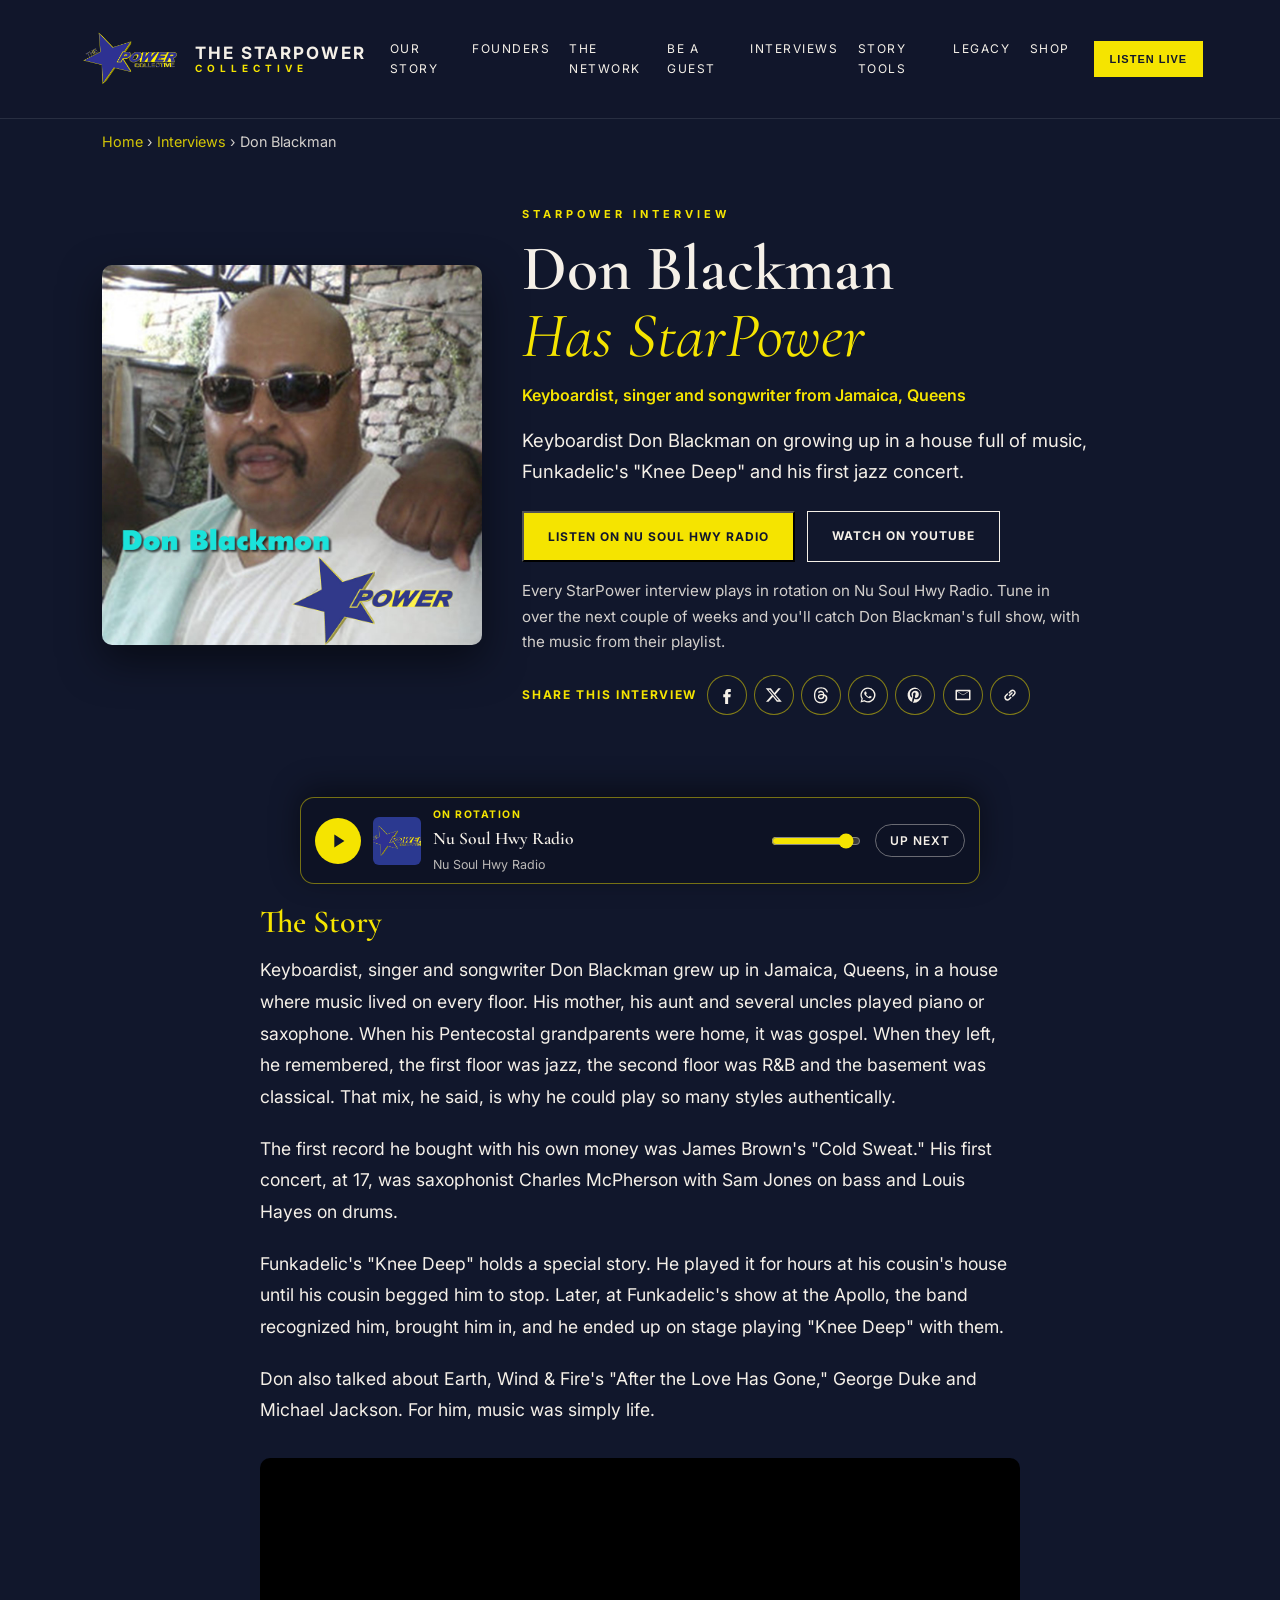
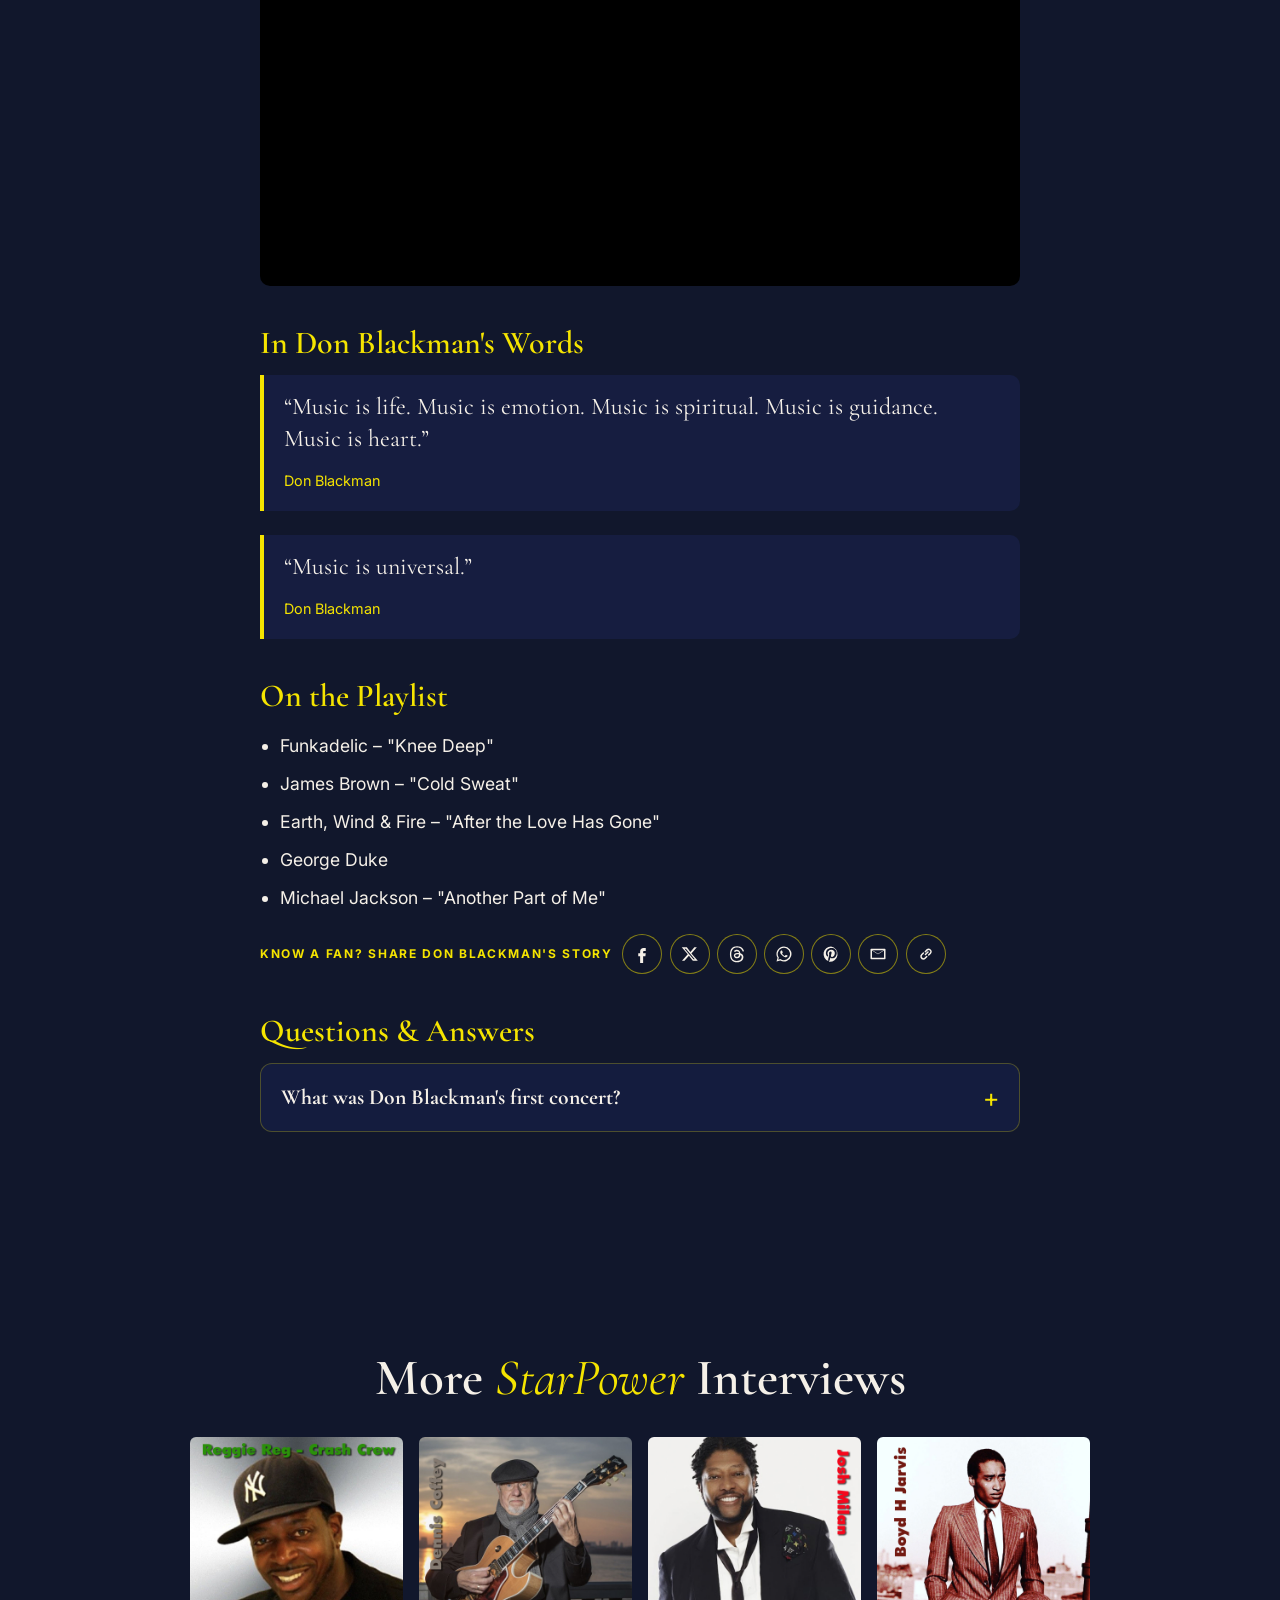
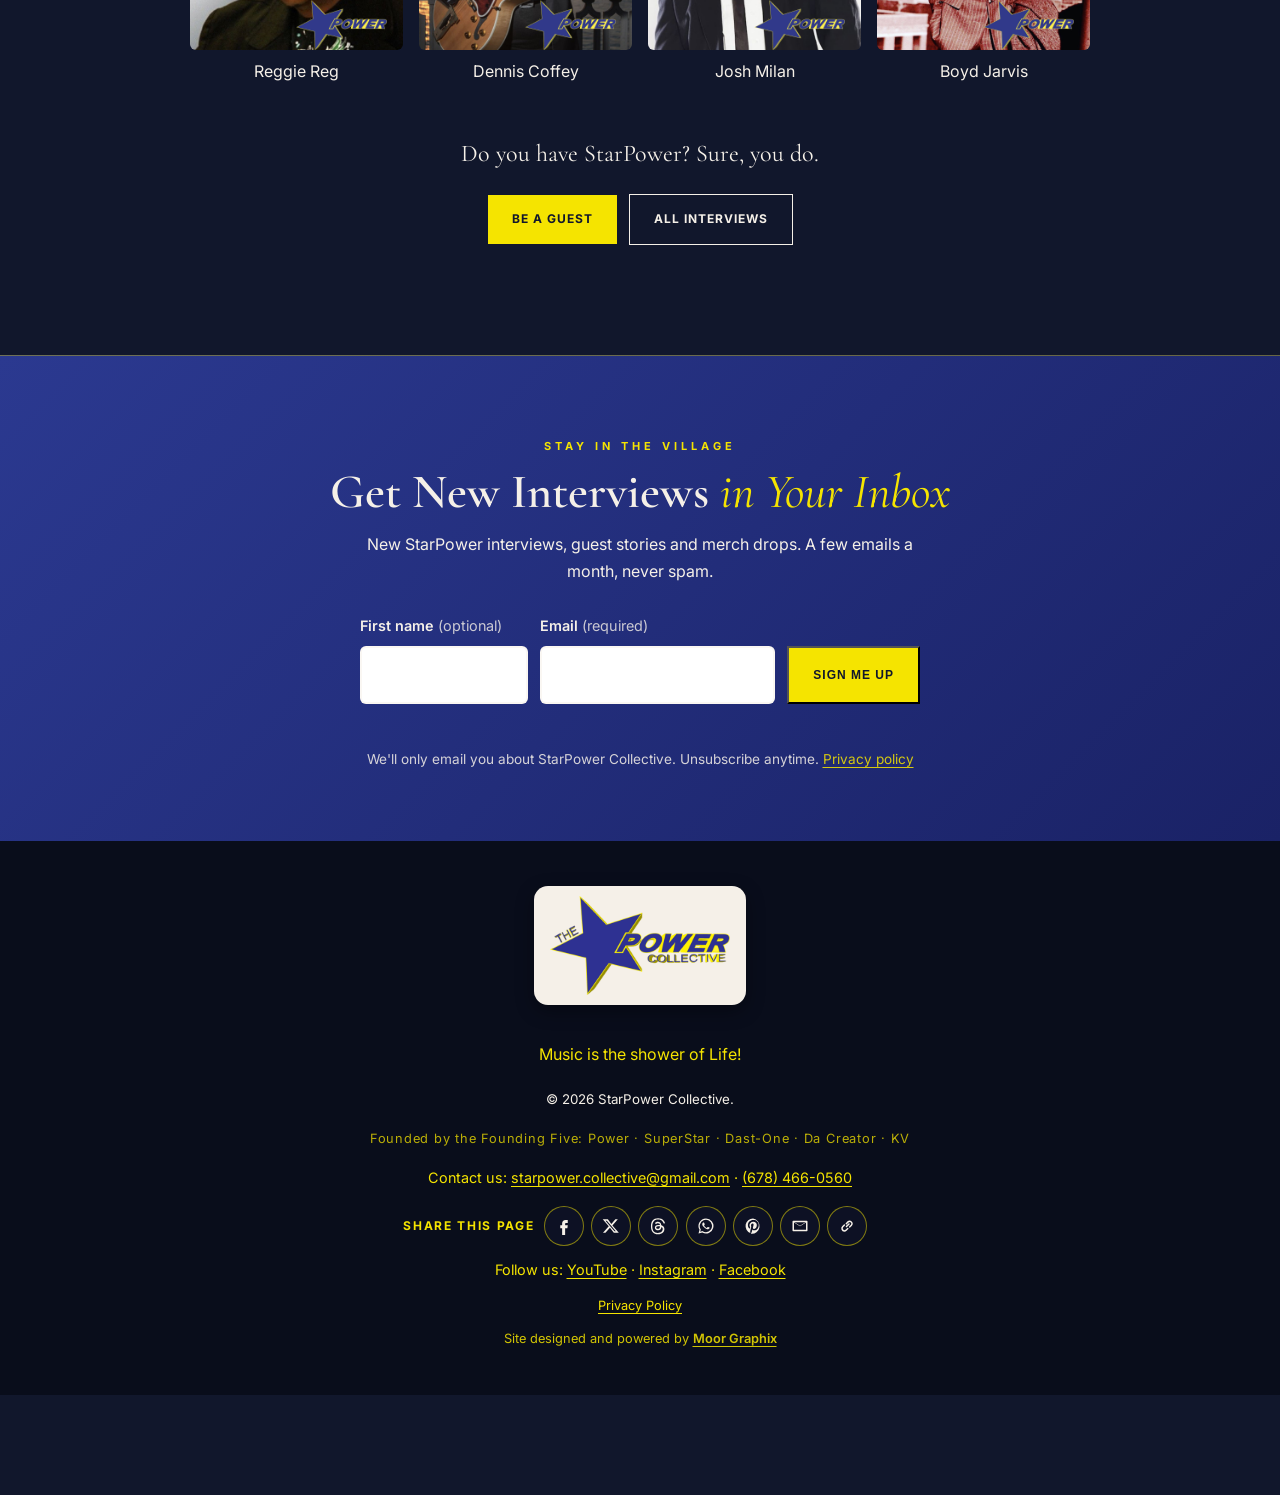
<file: interviews/don-blackman/index.html>
<!DOCTYPE html>
<html lang="en">
<head>
  <meta charset="UTF-8">
  <meta name="viewport" content="width=device-width, initial-scale=1">
  <title>Don Blackman Interview | StarPower Collective</title>
  <meta name="description" content="Keyboardist Don Blackman on growing up in a house full of music, Funkadelic&#x27;s &quot;Knee Deep&quot; and his first jazz concert.">
  <link rel="canonical" href="https://starpowercollective.com/interviews/don-blackman/">
  <meta name="robots" content="index, follow, max-image-preview:large">
  <meta name="theme-color" content="#11172c">
  <meta property="og:type" content="article">
  <meta property="og:site_name" content="StarPower Collective">
  <meta property="og:url" content="https://starpowercollective.com/interviews/don-blackman/">
  <meta property="og:title" content="Don Blackman | StarPower Collective">
  <meta property="og:description" content="Keyboardist Don Blackman on growing up in a house full of music, Funkadelic&#x27;s &quot;Knee Deep&quot; and his first jazz concert.">
  <meta property="og:image" content="https://starpowercollective.com/images/album-covers/Don-Blackmon.jpg">
  <meta property="og:image:alt" content="Don Blackman | StarPower Collective">
  <meta name="twitter:card" content="summary_large_image">
  <meta name="twitter:title" content="Don Blackman | StarPower Collective">
  <meta name="twitter:description" content="Keyboardist Don Blackman on growing up in a house full of music, Funkadelic&#x27;s &quot;Knee Deep&quot; and his first jazz concert.">
  <meta name="twitter:image" content="https://starpowercollective.com/images/album-covers/Don-Blackmon.jpg">
  <link rel="icon" type="image/png" href="/images/starp.png">
  <link rel="apple-touch-icon" href="/images/starp.png">
  <link rel="preconnect" href="https://fonts.googleapis.com">
  <link rel="preconnect" href="https://fonts.gstatic.com" crossorigin>
  <link href="https://fonts.googleapis.com/css2?family=Cormorant+Garamond:wght@400;600;700&family=Inter:wght@400;500;600;700&display=swap" rel="stylesheet">
  <link rel="stylesheet" href="/css/style.css">
  <link rel="stylesheet" href="/css/interviews.css">
  <script type="application/ld+json">
{
  "@context": "https://schema.org",
  "@graph": [
    {
      "@type": "WebPage",
      "@id": "https://starpowercollective.com/interviews/don-blackman/",
      "url": "https://starpowercollective.com/interviews/don-blackman/",
      "name": "Don Blackman Interview | StarPower Collective",
      "description": "Keyboardist Don Blackman on growing up in a house full of music, Funkadelic's \"Knee Deep\" and his first jazz concert.",
      "isPartOf": {
        "@id": "https://starpowercollective.com/#website"
      },
      "primaryImageOfPage": "https://starpowercollective.com/images/album-covers/Don-Blackmon.jpg",
      "about": {
        "@id": "https://starpowercollective.com/interviews/don-blackman/#person"
      },
      "inLanguage": "en-US",
      "breadcrumb": {
        "@id": "https://starpowercollective.com/interviews/don-blackman/#breadcrumb"
      }
    },
    {
      "@type": "Person",
      "@id": "https://starpowercollective.com/interviews/don-blackman/#person",
      "name": "Don Blackman",
      "description": "Keyboardist, singer and songwriter from Jamaica, Queens",
      "image": "https://starpowercollective.com/images/album-covers/Don-Blackmon.jpg",
      "sameAs": [
        "https://en.wikipedia.org/wiki/Don_Blackman"
      ]
    },
    {
      "@type": "RadioEpisode",
      "@id": "https://starpowercollective.com/interviews/don-blackman/#episode",
      "name": "Don Blackman on StarPower Collective",
      "description": "Keyboardist Don Blackman on growing up in a house full of music, Funkadelic's \"Knee Deep\" and his first jazz concert.",
      "partOfSeries": {
        "@id": "https://starpowercollective.com/#show"
      },
      "url": "https://starpowercollective.com/interviews/don-blackman/",
      "actor": {
        "@id": "https://starpowercollective.com/interviews/don-blackman/#person"
      }
    },
    {
      "@type": "BreadcrumbList",
      "@id": "https://starpowercollective.com/interviews/don-blackman/#breadcrumb",
      "itemListElement": [
        {
          "@type": "ListItem",
          "position": 1,
          "name": "Home",
          "item": "https://starpowercollective.com/"
        },
        {
          "@type": "ListItem",
          "position": 2,
          "name": "Interviews",
          "item": "https://starpowercollective.com/interviews/"
        },
        {
          "@type": "ListItem",
          "position": 3,
          "name": "Don Blackman",
          "item": "https://starpowercollective.com/interviews/don-blackman/"
        }
      ]
    },
    {
      "@type": "FAQPage",
      "@id": "https://starpowercollective.com/interviews/don-blackman/#faq",
      "mainEntity": [
        {
          "@type": "Question",
          "name": "What was Don Blackman's first concert?",
          "acceptedAnswer": {
            "@type": "Answer",
            "text": "Don Blackman told StarPower Collective his first concert, at 17, was saxophonist Charles McPherson with Sam Jones on bass and Louis Hayes on drums."
          }
        }
      ]
    }
  ]
}
  </script>
</head>
<body class="guest-page-body">
  <header class="site-header">
    <a class="brand" href="/" aria-label="The StarPower Collective home">
      <img src="/images/star-power-logo.png" alt="StarPower Collective Logo" class="brand-logo">
      <span>THE STARPOWER <small>COLLECTIVE</small></span>
    </a>
    <button class="menu-toggle" aria-label="Open menu" aria-expanded="false">☰</button>
    <nav class="site-nav" aria-label="Main navigation">
      <a href="/#story">Our Story</a>
      <a href="/#founders">Founders</a>
      <a href="/#shows">The Network</a>
      <a href="/#be-a-guest">Be a Guest</a>
      <a href="/interviews/">Interviews</a>
      <a href="/#village">Story Tools</a>
      <a href="/#legacy">Legacy</a>
      <a href="/#shop">Shop</a>
    </nav>
    <button class="listen-live" type="button" data-radio-play>Listen Live</button>
  </header>
  <main>
    <nav class="guest-breadcrumb" aria-label="Breadcrumb"><a href="/">Home</a> <span aria-hidden="true">›</span> <a href="/interviews/">Interviews</a> <span aria-hidden="true">›</span> <span aria-current="page">Don Blackman</span></nav>

    <section class="guest-hero section" aria-labelledby="guest-title">
      <div class="guest-hero-grid">
        <img class="guest-cover" src="/images/album-covers/Don-Blackmon.jpg" alt="Don Blackman StarPower Collective cover" width="1000" height="1000">
        <div>
          <p class="eyebrow">STARPOWER INTERVIEW</p>
          <h1 id="guest-title">Don Blackman <em>Has StarPower</em></h1>
          <p class="guest-known">Keyboardist, singer and songwriter from Jamaica, Queens</p>
          <p class="guest-summary">Keyboardist Don Blackman on growing up in a house full of music, Funkadelic&#x27;s &quot;Knee Deep&quot; and his first jazz concert.</p>
          <div class="guest-actions">
            <button class="btn btn-gold" type="button" data-radio-play>Listen on Nu Soul Hwy Radio</button>
            <a class="btn btn-outline" href="https://www.youtube.com/watch?v=EU5PacdZZgE" target="_blank" rel="noopener">Watch on YouTube</a>
          </div>
          <p class="guest-rotation">Every StarPower interview plays in rotation on Nu Soul Hwy Radio. Tune in over the next couple of weeks and you&#x27;ll catch Don Blackman&#x27;s full show, with the music from their playlist.</p>
          <div class="share" data-share-label="Share this interview" data-share-text="Don Blackman has StarPower! Read the interview on StarPower Collective" data-share-image="/images/album-covers/Don-Blackmon.jpg"></div>
        </div>
      </div>
    </section>

    <section class="guest-body section">
      <article class="guest-article">
        <h2>The Story</h2>
        <p>Keyboardist, singer and songwriter Don Blackman grew up in Jamaica, Queens, in a house where music lived on every floor. His mother, his aunt and several uncles played piano or saxophone. When his Pentecostal grandparents were home, it was gospel. When they left, he remembered, the first floor was jazz, the second floor was R&amp;B and the basement was classical. That mix, he said, is why he could play so many styles authentically.</p>
        <p>The first record he bought with his own money was James Brown&#x27;s &quot;Cold Sweat.&quot; His first concert, at 17, was saxophonist Charles McPherson with Sam Jones on bass and Louis Hayes on drums.</p>
        <p>Funkadelic&#x27;s &quot;Knee Deep&quot; holds a special story. He played it for hours at his cousin&#x27;s house until his cousin begged him to stop. Later, at Funkadelic&#x27;s show at the Apollo, the band recognized him, brought him in, and he ended up on stage playing &quot;Knee Deep&quot; with them.</p>
        <p>Don also talked about Earth, Wind &amp; Fire&#x27;s &quot;After the Love Has Gone,&quot; George Duke and Michael Jackson. For him, music was simply life.</p>

      <div class="guest-video">
        <iframe src="https://www.youtube-nocookie.com/embed/EU5PacdZZgE" title="Don Blackman has StarPower: interview highlight" loading="lazy" allow="accelerometer; encrypted-media; picture-in-picture" allowfullscreen></iframe>
      </div>
        <h2>In Don Blackman's Words</h2>
        <blockquote class="guest-quote"><p>“Music is life. Music is emotion. Music is spiritual. Music is guidance. Music is heart.”</p><cite>Don Blackman</cite></blockquote>
        <blockquote class="guest-quote"><p>“Music is universal.”</p><cite>Don Blackman</cite></blockquote>

        <h2>On the Playlist</h2>
        <ul class="guest-playlist">
          <li>Funkadelic – &quot;Knee Deep&quot;</li>
          <li>James Brown – &quot;Cold Sweat&quot;</li>
          <li>Earth, Wind &amp; Fire – &quot;After the Love Has Gone&quot;</li>
          <li>George Duke</li>
          <li>Michael Jackson – &quot;Another Part of Me&quot;</li>
        </ul>

        <div class="share" data-share-label="Know a fan? Share Don Blackman's story" data-share-text="Don Blackman has StarPower! Read the interview on StarPower Collective" data-share-image="/images/album-covers/Don-Blackmon.jpg"></div>

        <h2>Questions &amp; Answers</h2>
        <div class="faq-list guest-faq">
        <details class="faq-item"><summary><h3>What was Don Blackman&#x27;s first concert?</h3></summary><p>Don Blackman told StarPower Collective his first concert, at 17, was saxophonist Charles McPherson with Sam Jones on bass and Louis Hayes on drums.</p></details>
        </div>
      </article>
    </section>

    <section class="guest-more section" aria-labelledby="more-title">
      <h2 id="more-title">More <em>StarPower</em> Interviews</h2>
      <ul class="guest-more-grid">
        <li><a href="/interviews/reggie-reg/"><img src="/images/album-covers/Reggie-Reg---Crash-Crew.jpg" alt="" width="160" height="160" loading="lazy"><span>Reggie Reg</span></a></li>
        <li><a href="/interviews/dennis-coffey/"><img src="/images/album-covers/Dennis-Coffey.jpg" alt="" width="160" height="160" loading="lazy"><span>Dennis Coffey</span></a></li>
        <li><a href="/interviews/josh-milan/"><img src="/images/album-covers/Josh-Milan.jpg" alt="" width="160" height="160" loading="lazy"><span>Josh Milan</span></a></li>
        <li><a href="/interviews/boyd-jarvis/"><img src="/images/album-covers/Boyd-H-Jarvis.jpg" alt="" width="160" height="160" loading="lazy"><span>Boyd Jarvis</span></a></li>
      </ul>
      <div class="guest-cta">
        <p>Do you have StarPower? Sure, you do.</p>
        <a class="btn btn-gold" href="/#be-a-guest">Be a Guest</a>
        <a class="btn btn-outline" href="/interviews/">All Interviews</a>
      </div>
    </section>
  </main>
  <section class="signup-band" aria-labelledby="signup-title">
    <div class="signup-inner">
      <p class="eyebrow">STAY IN THE VILLAGE</p>
      <h2 id="signup-title">Get New Interviews <em>in Your Inbox</em></h2>
      <p class="signup-lead">New StarPower interviews, guest stories and merch drops. A few emails a month, never spam.</p>
      <!-- Signups go to the same Formspree account as guest applications, labeled "Newsletter Signup".
           To use a separate list later, replace the address in action="" with your new Formspree form. -->
      <form class="signup-form" action="https://formspree.io/f/xjyynkyo" method="POST" novalidate>
        <input type="hidden" name="source" value="Newsletter">
        <input type="hidden" name="_subject" value="Newsletter Signup: StarPower Collective">
        <div class="signup-hp" aria-hidden="true"><label>Leave empty <input type="text" name="_gotcha" tabindex="-1" autocomplete="off"></label></div>
        <div class="signup-fields">
          <label class="signup-label" for="sub-name">First name <span>(optional)</span></label>
          <input id="sub-name" type="text" name="first_name" autocomplete="given-name">
          <label class="signup-label" for="sub-email">Email <span>(required)</span></label>
          <input id="sub-email" type="email" name="email" autocomplete="email" required>
          <button class="btn btn-gold" type="submit">Sign Me Up</button>
        </div>
        <p class="signup-status" role="status" aria-live="polite"></p>
        <p class="signup-privacy">We'll only email you about StarPower Collective. Unsubscribe anytime. <a href="/privacy/">Privacy policy</a></p>
      </form>
    </div>
  </section>
  <footer class="footer">
    <a class="footer-logo" href="/" aria-label="StarPower Collective home">
      <img src="/images/starpower-logo-footer.png" alt="The StarPower Collective logo" width="480" height="264" loading="lazy">
    </a>
    <p>Music is the shower of Life!</p>
    <small>© <span id="year"></span> StarPower Collective.</small>
    <p class="founders-footer">Founded by the Founding Five: Power · SuperStar · Dast-One · Da Creator · KV</p>
    <p class="footer-contact">Contact us: <a href="mailto:starpower.collective@gmail.com">starpower.collective@gmail.com</a> · <a href="tel:+16784660560">(678) 466-0560</a></p>
    <div class="share" data-share-label="Share this page"></div>
    <p class="footer-social">Follow us:
      <a href="https://www.youtube.com/@StarPowerCollective" target="_blank" rel="noopener">YouTube</a> ·
      <a href="https://www.instagram.com/starpower.collective_inc/" target="_blank" rel="noopener">Instagram</a> ·
      <a href="https://www.facebook.com/starpower.collective" target="_blank" rel="noopener">Facebook</a>
    </p>
    <p class="footer-legal"><a href="/privacy/">Privacy Policy</a></p>
    <p class="footer-credit">Site designed and powered by <a href="https://moorgraphix.com" target="_blank" rel="noopener">Moor Graphix</a></p>
  </footer>
  <aside class="np-bar" id="np-bar" aria-label="Nu Soul Hwy Radio player">
    <div class="np-panel" id="np-panel" hidden>
      <p class="np-panel-label">Up next</p>
      <p class="np-next">Loading…</p>
      <p class="np-panel-label">Recently played</p>
      <ol class="np-history"></ol>
      <a class="np-direct" href="https://streamer.radio.co/s8dd253f7b/listen" target="_blank" rel="noopener">Open the stream in a new tab</a>
    </div>
    <div class="np-main">
      <button class="np-play" type="button" aria-pressed="false" aria-label="Play Nu Soul Hwy Radio">
        <svg class="np-icon-play" viewBox="0 0 24 24" aria-hidden="true"><path d="M8 5v14l11-7z"/></svg>
        <svg class="np-icon-pause" viewBox="0 0 24 24" aria-hidden="true"><path d="M6 5h4v14H6zM14 5h4v14h-4z"/></svg>
      </button>
      <img class="np-art" src="/images/star-power-logo.png" alt="Nu Soul Hwy Radio logo" width="56" height="56">
      <div class="np-info">
        <p class="np-meta"><span class="np-badge">On Rotation</span><span class="np-eq" aria-hidden="true"><i></i><i></i><i></i></span></p>
        <p class="np-title">Nu Soul Hwy Radio</p>
        <p class="np-sub">Loading what's playing…</p>
      </div>
      <label class="np-vol-wrap"><span class="sr-only">Volume</span>
        <input class="np-volume" type="range" min="0" max="1" step="0.05" value="0.9">
      </label>
      <button class="np-toggle" type="button" aria-expanded="false" aria-controls="np-panel">Up next</button>
    </div>
    <p class="np-status sr-only" aria-live="polite"></p>
  </aside>
  <script>
    document.getElementById("year").textContent = new Date().getFullYear();
    (() => {
      const b = document.querySelector(".menu-toggle"), n = document.querySelector(".site-nav");
      if (!b || !n) return;
      b.addEventListener("click", () => {
        const open = n.classList.toggle("open");
        b.setAttribute("aria-expanded", String(open));
        b.setAttribute("aria-label", open ? "Close menu" : "Open menu");
      });
    })();
  </script>
  <script src="/js/radio-player.js" defer></script>
  <script src="/js/site-extras.js" defer></script>
</body>
</html>
</file>
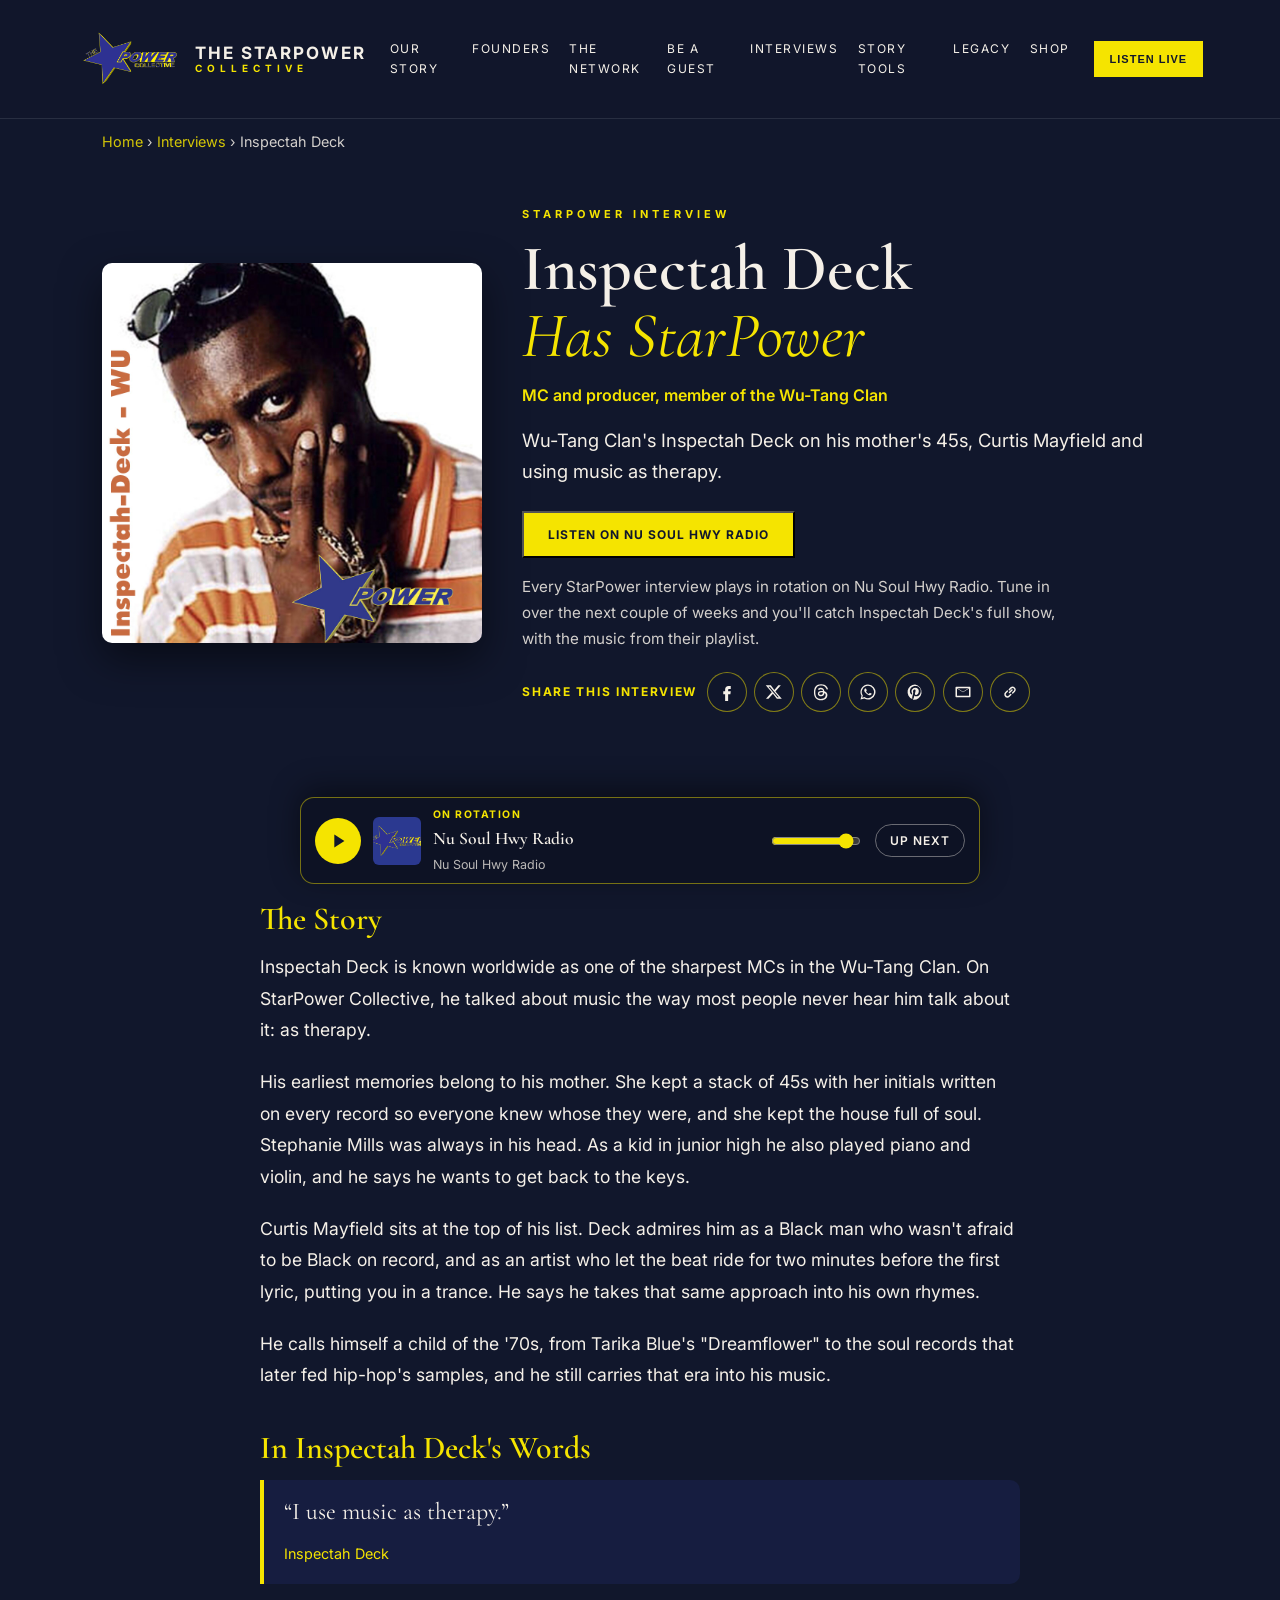
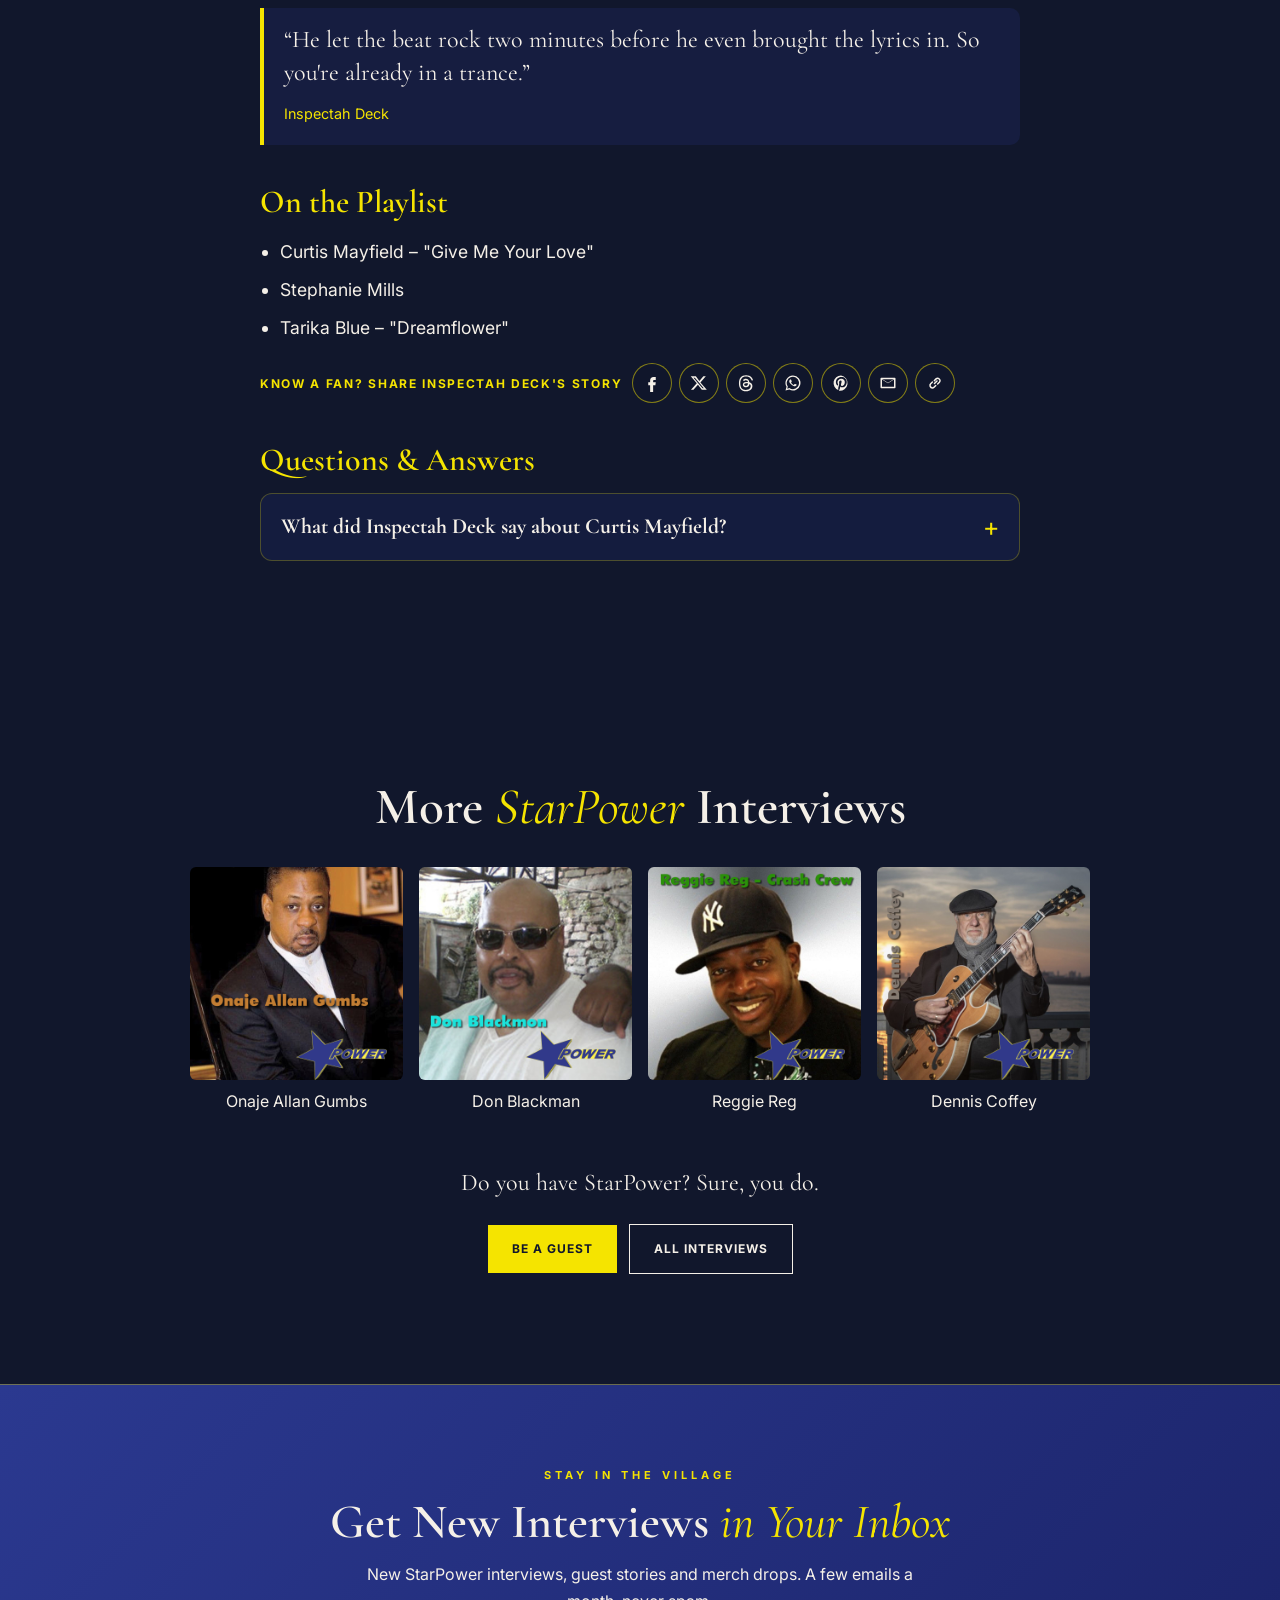
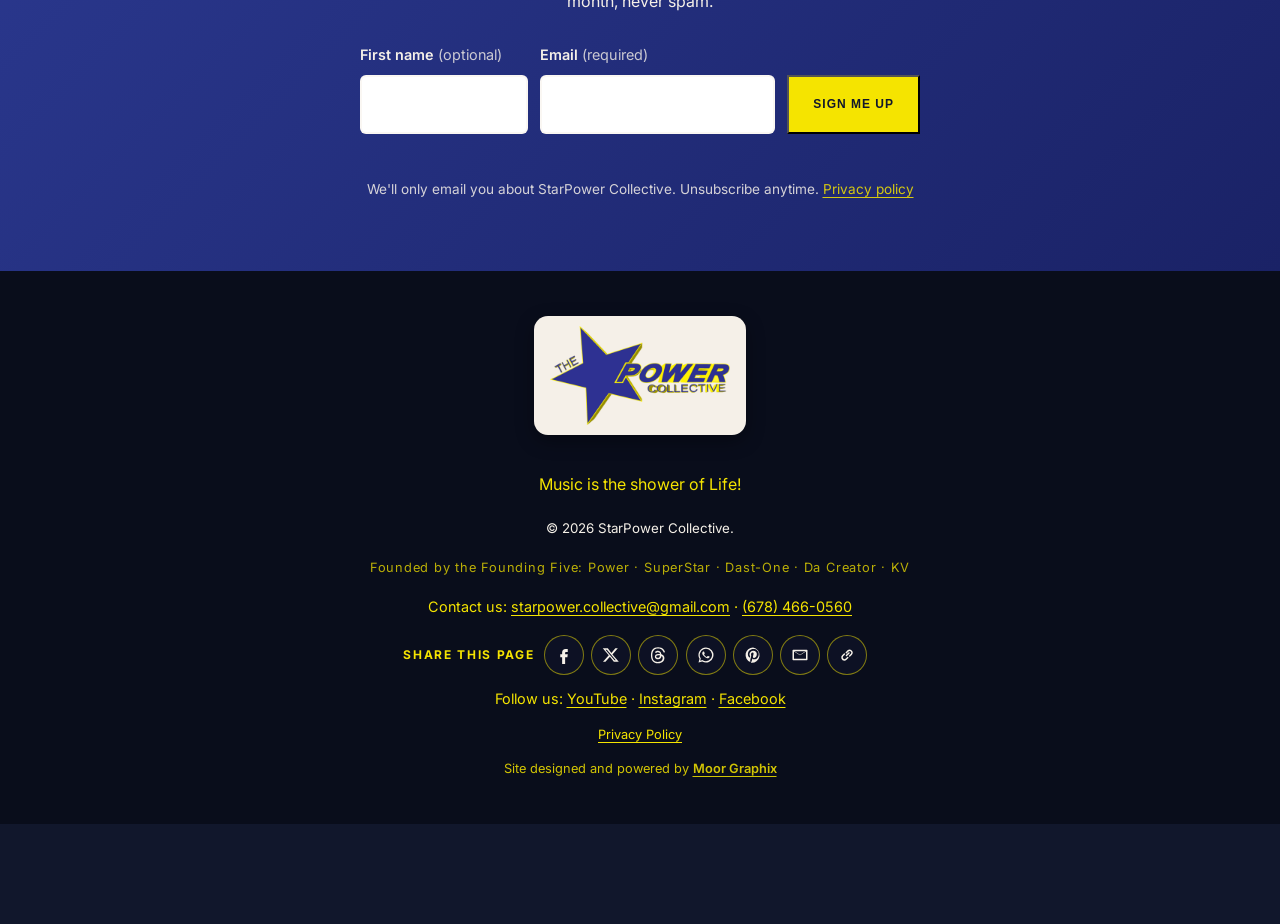
<file: interviews/inspectah-deck/index.html>
<!DOCTYPE html>
<html lang="en">
<head>
  <meta charset="UTF-8">
  <meta name="viewport" content="width=device-width, initial-scale=1">
  <title>Inspectah Deck Interview | StarPower Collective</title>
  <meta name="description" content="Wu-Tang Clan&#x27;s Inspectah Deck on his mother&#x27;s 45s, Curtis Mayfield and using music as therapy.">
  <link rel="canonical" href="https://starpowercollective.com/interviews/inspectah-deck/">
  <meta name="robots" content="index, follow, max-image-preview:large">
  <meta name="theme-color" content="#11172c">
  <meta property="og:type" content="article">
  <meta property="og:site_name" content="StarPower Collective">
  <meta property="og:url" content="https://starpowercollective.com/interviews/inspectah-deck/">
  <meta property="og:title" content="Inspectah Deck | StarPower Collective">
  <meta property="og:description" content="Wu-Tang Clan&#x27;s Inspectah Deck on his mother&#x27;s 45s, Curtis Mayfield and using music as therapy.">
  <meta property="og:image" content="https://starpowercollective.com/images/album-covers/Inspectah-Deck-WU.jpg">
  <meta property="og:image:alt" content="Inspectah Deck | StarPower Collective">
  <meta name="twitter:card" content="summary_large_image">
  <meta name="twitter:title" content="Inspectah Deck | StarPower Collective">
  <meta name="twitter:description" content="Wu-Tang Clan&#x27;s Inspectah Deck on his mother&#x27;s 45s, Curtis Mayfield and using music as therapy.">
  <meta name="twitter:image" content="https://starpowercollective.com/images/album-covers/Inspectah-Deck-WU.jpg">
  <link rel="icon" type="image/png" href="/images/starp.png">
  <link rel="apple-touch-icon" href="/images/starp.png">
  <link rel="preconnect" href="https://fonts.googleapis.com">
  <link rel="preconnect" href="https://fonts.gstatic.com" crossorigin>
  <link href="https://fonts.googleapis.com/css2?family=Cormorant+Garamond:wght@400;600;700&family=Inter:wght@400;500;600;700&display=swap" rel="stylesheet">
  <link rel="stylesheet" href="/css/style.css">
  <link rel="stylesheet" href="/css/interviews.css">
  <script type="application/ld+json">
{
  "@context": "https://schema.org",
  "@graph": [
    {
      "@type": "WebPage",
      "@id": "https://starpowercollective.com/interviews/inspectah-deck/",
      "url": "https://starpowercollective.com/interviews/inspectah-deck/",
      "name": "Inspectah Deck Interview | StarPower Collective",
      "description": "Wu-Tang Clan's Inspectah Deck on his mother's 45s, Curtis Mayfield and using music as therapy.",
      "isPartOf": {
        "@id": "https://starpowercollective.com/#website"
      },
      "primaryImageOfPage": "https://starpowercollective.com/images/album-covers/Inspectah-Deck-WU.jpg",
      "about": {
        "@id": "https://starpowercollective.com/interviews/inspectah-deck/#person"
      },
      "inLanguage": "en-US",
      "breadcrumb": {
        "@id": "https://starpowercollective.com/interviews/inspectah-deck/#breadcrumb"
      }
    },
    {
      "@type": "Person",
      "@id": "https://starpowercollective.com/interviews/inspectah-deck/#person",
      "name": "Inspectah Deck",
      "description": "MC and producer, member of the Wu-Tang Clan",
      "image": "https://starpowercollective.com/images/album-covers/Inspectah-Deck-WU.jpg",
      "sameAs": [
        "https://en.wikipedia.org/wiki/Inspectah_Deck"
      ]
    },
    {
      "@type": "RadioEpisode",
      "@id": "https://starpowercollective.com/interviews/inspectah-deck/#episode",
      "name": "Inspectah Deck on StarPower Collective",
      "description": "Wu-Tang Clan's Inspectah Deck on his mother's 45s, Curtis Mayfield and using music as therapy.",
      "partOfSeries": {
        "@id": "https://starpowercollective.com/#show"
      },
      "url": "https://starpowercollective.com/interviews/inspectah-deck/",
      "actor": {
        "@id": "https://starpowercollective.com/interviews/inspectah-deck/#person"
      }
    },
    {
      "@type": "BreadcrumbList",
      "@id": "https://starpowercollective.com/interviews/inspectah-deck/#breadcrumb",
      "itemListElement": [
        {
          "@type": "ListItem",
          "position": 1,
          "name": "Home",
          "item": "https://starpowercollective.com/"
        },
        {
          "@type": "ListItem",
          "position": 2,
          "name": "Interviews",
          "item": "https://starpowercollective.com/interviews/"
        },
        {
          "@type": "ListItem",
          "position": 3,
          "name": "Inspectah Deck",
          "item": "https://starpowercollective.com/interviews/inspectah-deck/"
        }
      ]
    },
    {
      "@type": "FAQPage",
      "@id": "https://starpowercollective.com/interviews/inspectah-deck/#faq",
      "mainEntity": [
        {
          "@type": "Question",
          "name": "What did Inspectah Deck say about Curtis Mayfield?",
          "acceptedAnswer": {
            "@type": "Answer",
            "text": "On StarPower Collective, Inspectah Deck said Curtis Mayfield was a Black man unafraid to be Black on record, and that Mayfield's long instrumental openings, which put the listener in a trance, influenced his own approach."
          }
        }
      ]
    }
  ]
}
  </script>
</head>
<body class="guest-page-body">
  <header class="site-header">
    <a class="brand" href="/" aria-label="The StarPower Collective home">
      <img src="/images/star-power-logo.png" alt="StarPower Collective Logo" class="brand-logo">
      <span>THE STARPOWER <small>COLLECTIVE</small></span>
    </a>
    <button class="menu-toggle" aria-label="Open menu" aria-expanded="false">☰</button>
    <nav class="site-nav" aria-label="Main navigation">
      <a href="/#story">Our Story</a>
      <a href="/#founders">Founders</a>
      <a href="/#shows">The Network</a>
      <a href="/#be-a-guest">Be a Guest</a>
      <a href="/interviews/">Interviews</a>
      <a href="/#village">Story Tools</a>
      <a href="/#legacy">Legacy</a>
      <a href="/#shop">Shop</a>
    </nav>
    <button class="listen-live" type="button" data-radio-play>Listen Live</button>
  </header>
  <main>
    <nav class="guest-breadcrumb" aria-label="Breadcrumb"><a href="/">Home</a> <span aria-hidden="true">›</span> <a href="/interviews/">Interviews</a> <span aria-hidden="true">›</span> <span aria-current="page">Inspectah Deck</span></nav>

    <section class="guest-hero section" aria-labelledby="guest-title">
      <div class="guest-hero-grid">
        <img class="guest-cover" src="/images/album-covers/Inspectah-Deck-WU.jpg" alt="Inspectah Deck StarPower Collective cover" width="1000" height="1000">
        <div>
          <p class="eyebrow">STARPOWER INTERVIEW</p>
          <h1 id="guest-title">Inspectah Deck <em>Has StarPower</em></h1>
          <p class="guest-known">MC and producer, member of the Wu-Tang Clan</p>
          <p class="guest-summary">Wu-Tang Clan&#x27;s Inspectah Deck on his mother&#x27;s 45s, Curtis Mayfield and using music as therapy.</p>
          <div class="guest-actions">
            <button class="btn btn-gold" type="button" data-radio-play>Listen on Nu Soul Hwy Radio</button>
            
          </div>
          <p class="guest-rotation">Every StarPower interview plays in rotation on Nu Soul Hwy Radio. Tune in over the next couple of weeks and you&#x27;ll catch Inspectah Deck&#x27;s full show, with the music from their playlist.</p>
          <div class="share" data-share-label="Share this interview" data-share-text="Inspectah Deck has StarPower! Read the interview on StarPower Collective" data-share-image="/images/album-covers/Inspectah-Deck-WU.jpg"></div>
        </div>
      </div>
    </section>

    <section class="guest-body section">
      <article class="guest-article">
        <h2>The Story</h2>
        <p>Inspectah Deck is known worldwide as one of the sharpest MCs in the Wu-Tang Clan. On StarPower Collective, he talked about music the way most people never hear him talk about it: as therapy.</p>
        <p>His earliest memories belong to his mother. She kept a stack of 45s with her initials written on every record so everyone knew whose they were, and she kept the house full of soul. Stephanie Mills was always in his head. As a kid in junior high he also played piano and violin, and he says he wants to get back to the keys.</p>
        <p>Curtis Mayfield sits at the top of his list. Deck admires him as a Black man who wasn&#x27;t afraid to be Black on record, and as an artist who let the beat ride for two minutes before the first lyric, putting you in a trance. He says he takes that same approach into his own rhymes.</p>
        <p>He calls himself a child of the &#x27;70s, from Tarika Blue&#x27;s &quot;Dreamflower&quot; to the soul records that later fed hip-hop&#x27;s samples, and he still carries that era into his music.</p>

        <h2>In Inspectah Deck's Words</h2>
        <blockquote class="guest-quote"><p>“I use music as therapy.”</p><cite>Inspectah Deck</cite></blockquote>
        <blockquote class="guest-quote"><p>“He let the beat rock two minutes before he even brought the lyrics in. So you&#x27;re already in a trance.”</p><cite>Inspectah Deck</cite></blockquote>

        <h2>On the Playlist</h2>
        <ul class="guest-playlist">
          <li>Curtis Mayfield – &quot;Give Me Your Love&quot;</li>
          <li>Stephanie Mills</li>
          <li>Tarika Blue – &quot;Dreamflower&quot;</li>
        </ul>

        <div class="share" data-share-label="Know a fan? Share Inspectah Deck's story" data-share-text="Inspectah Deck has StarPower! Read the interview on StarPower Collective" data-share-image="/images/album-covers/Inspectah-Deck-WU.jpg"></div>

        <h2>Questions &amp; Answers</h2>
        <div class="faq-list guest-faq">
        <details class="faq-item"><summary><h3>What did Inspectah Deck say about Curtis Mayfield?</h3></summary><p>On StarPower Collective, Inspectah Deck said Curtis Mayfield was a Black man unafraid to be Black on record, and that Mayfield&#x27;s long instrumental openings, which put the listener in a trance, influenced his own approach.</p></details>
        </div>
      </article>
    </section>

    <section class="guest-more section" aria-labelledby="more-title">
      <h2 id="more-title">More <em>StarPower</em> Interviews</h2>
      <ul class="guest-more-grid">
        <li><a href="/interviews/onaje-allan-gumbs/"><img src="/images/album-covers/Onaje-Allan-Gumbs.jpg" alt="" width="160" height="160" loading="lazy"><span>Onaje Allan Gumbs</span></a></li>
        <li><a href="/interviews/don-blackman/"><img src="/images/album-covers/Don-Blackmon.jpg" alt="" width="160" height="160" loading="lazy"><span>Don Blackman</span></a></li>
        <li><a href="/interviews/reggie-reg/"><img src="/images/album-covers/Reggie-Reg---Crash-Crew.jpg" alt="" width="160" height="160" loading="lazy"><span>Reggie Reg</span></a></li>
        <li><a href="/interviews/dennis-coffey/"><img src="/images/album-covers/Dennis-Coffey.jpg" alt="" width="160" height="160" loading="lazy"><span>Dennis Coffey</span></a></li>
      </ul>
      <div class="guest-cta">
        <p>Do you have StarPower? Sure, you do.</p>
        <a class="btn btn-gold" href="/#be-a-guest">Be a Guest</a>
        <a class="btn btn-outline" href="/interviews/">All Interviews</a>
      </div>
    </section>
  </main>
  <section class="signup-band" aria-labelledby="signup-title">
    <div class="signup-inner">
      <p class="eyebrow">STAY IN THE VILLAGE</p>
      <h2 id="signup-title">Get New Interviews <em>in Your Inbox</em></h2>
      <p class="signup-lead">New StarPower interviews, guest stories and merch drops. A few emails a month, never spam.</p>
      <!-- Signups go to the same Formspree account as guest applications, labeled "Newsletter Signup".
           To use a separate list later, replace the address in action="" with your new Formspree form. -->
      <form class="signup-form" action="https://formspree.io/f/xjyynkyo" method="POST" novalidate>
        <input type="hidden" name="source" value="Newsletter">
        <input type="hidden" name="_subject" value="Newsletter Signup: StarPower Collective">
        <div class="signup-hp" aria-hidden="true"><label>Leave empty <input type="text" name="_gotcha" tabindex="-1" autocomplete="off"></label></div>
        <div class="signup-fields">
          <label class="signup-label" for="sub-name">First name <span>(optional)</span></label>
          <input id="sub-name" type="text" name="first_name" autocomplete="given-name">
          <label class="signup-label" for="sub-email">Email <span>(required)</span></label>
          <input id="sub-email" type="email" name="email" autocomplete="email" required>
          <button class="btn btn-gold" type="submit">Sign Me Up</button>
        </div>
        <p class="signup-status" role="status" aria-live="polite"></p>
        <p class="signup-privacy">We'll only email you about StarPower Collective. Unsubscribe anytime. <a href="/privacy/">Privacy policy</a></p>
      </form>
    </div>
  </section>
  <footer class="footer">
    <a class="footer-logo" href="/" aria-label="StarPower Collective home">
      <img src="/images/starpower-logo-footer.png" alt="The StarPower Collective logo" width="480" height="264" loading="lazy">
    </a>
    <p>Music is the shower of Life!</p>
    <small>© <span id="year"></span> StarPower Collective.</small>
    <p class="founders-footer">Founded by the Founding Five: Power · SuperStar · Dast-One · Da Creator · KV</p>
    <p class="footer-contact">Contact us: <a href="mailto:starpower.collective@gmail.com">starpower.collective@gmail.com</a> · <a href="tel:+16784660560">(678) 466-0560</a></p>
    <div class="share" data-share-label="Share this page"></div>
    <p class="footer-social">Follow us:
      <a href="https://www.youtube.com/@StarPowerCollective" target="_blank" rel="noopener">YouTube</a> ·
      <a href="https://www.instagram.com/starpower.collective_inc/" target="_blank" rel="noopener">Instagram</a> ·
      <a href="https://www.facebook.com/starpower.collective" target="_blank" rel="noopener">Facebook</a>
    </p>
    <p class="footer-legal"><a href="/privacy/">Privacy Policy</a></p>
    <p class="footer-credit">Site designed and powered by <a href="https://moorgraphix.com" target="_blank" rel="noopener">Moor Graphix</a></p>
  </footer>
  <aside class="np-bar" id="np-bar" aria-label="Nu Soul Hwy Radio player">
    <div class="np-panel" id="np-panel" hidden>
      <p class="np-panel-label">Up next</p>
      <p class="np-next">Loading…</p>
      <p class="np-panel-label">Recently played</p>
      <ol class="np-history"></ol>
      <a class="np-direct" href="https://streamer.radio.co/s8dd253f7b/listen" target="_blank" rel="noopener">Open the stream in a new tab</a>
    </div>
    <div class="np-main">
      <button class="np-play" type="button" aria-pressed="false" aria-label="Play Nu Soul Hwy Radio">
        <svg class="np-icon-play" viewBox="0 0 24 24" aria-hidden="true"><path d="M8 5v14l11-7z"/></svg>
        <svg class="np-icon-pause" viewBox="0 0 24 24" aria-hidden="true"><path d="M6 5h4v14H6zM14 5h4v14h-4z"/></svg>
      </button>
      <img class="np-art" src="/images/star-power-logo.png" alt="Nu Soul Hwy Radio logo" width="56" height="56">
      <div class="np-info">
        <p class="np-meta"><span class="np-badge">On Rotation</span><span class="np-eq" aria-hidden="true"><i></i><i></i><i></i></span></p>
        <p class="np-title">Nu Soul Hwy Radio</p>
        <p class="np-sub">Loading what's playing…</p>
      </div>
      <label class="np-vol-wrap"><span class="sr-only">Volume</span>
        <input class="np-volume" type="range" min="0" max="1" step="0.05" value="0.9">
      </label>
      <button class="np-toggle" type="button" aria-expanded="false" aria-controls="np-panel">Up next</button>
    </div>
    <p class="np-status sr-only" aria-live="polite"></p>
  </aside>
  <script>
    document.getElementById("year").textContent = new Date().getFullYear();
    (() => {
      const b = document.querySelector(".menu-toggle"), n = document.querySelector(".site-nav");
      if (!b || !n) return;
      b.addEventListener("click", () => {
        const open = n.classList.toggle("open");
        b.setAttribute("aria-expanded", String(open));
        b.setAttribute("aria-label", open ? "Close menu" : "Open menu");
      });
    })();
  </script>
  <script src="/js/radio-player.js" defer></script>
  <script src="/js/site-extras.js" defer></script>
</body>
</html>
</file>
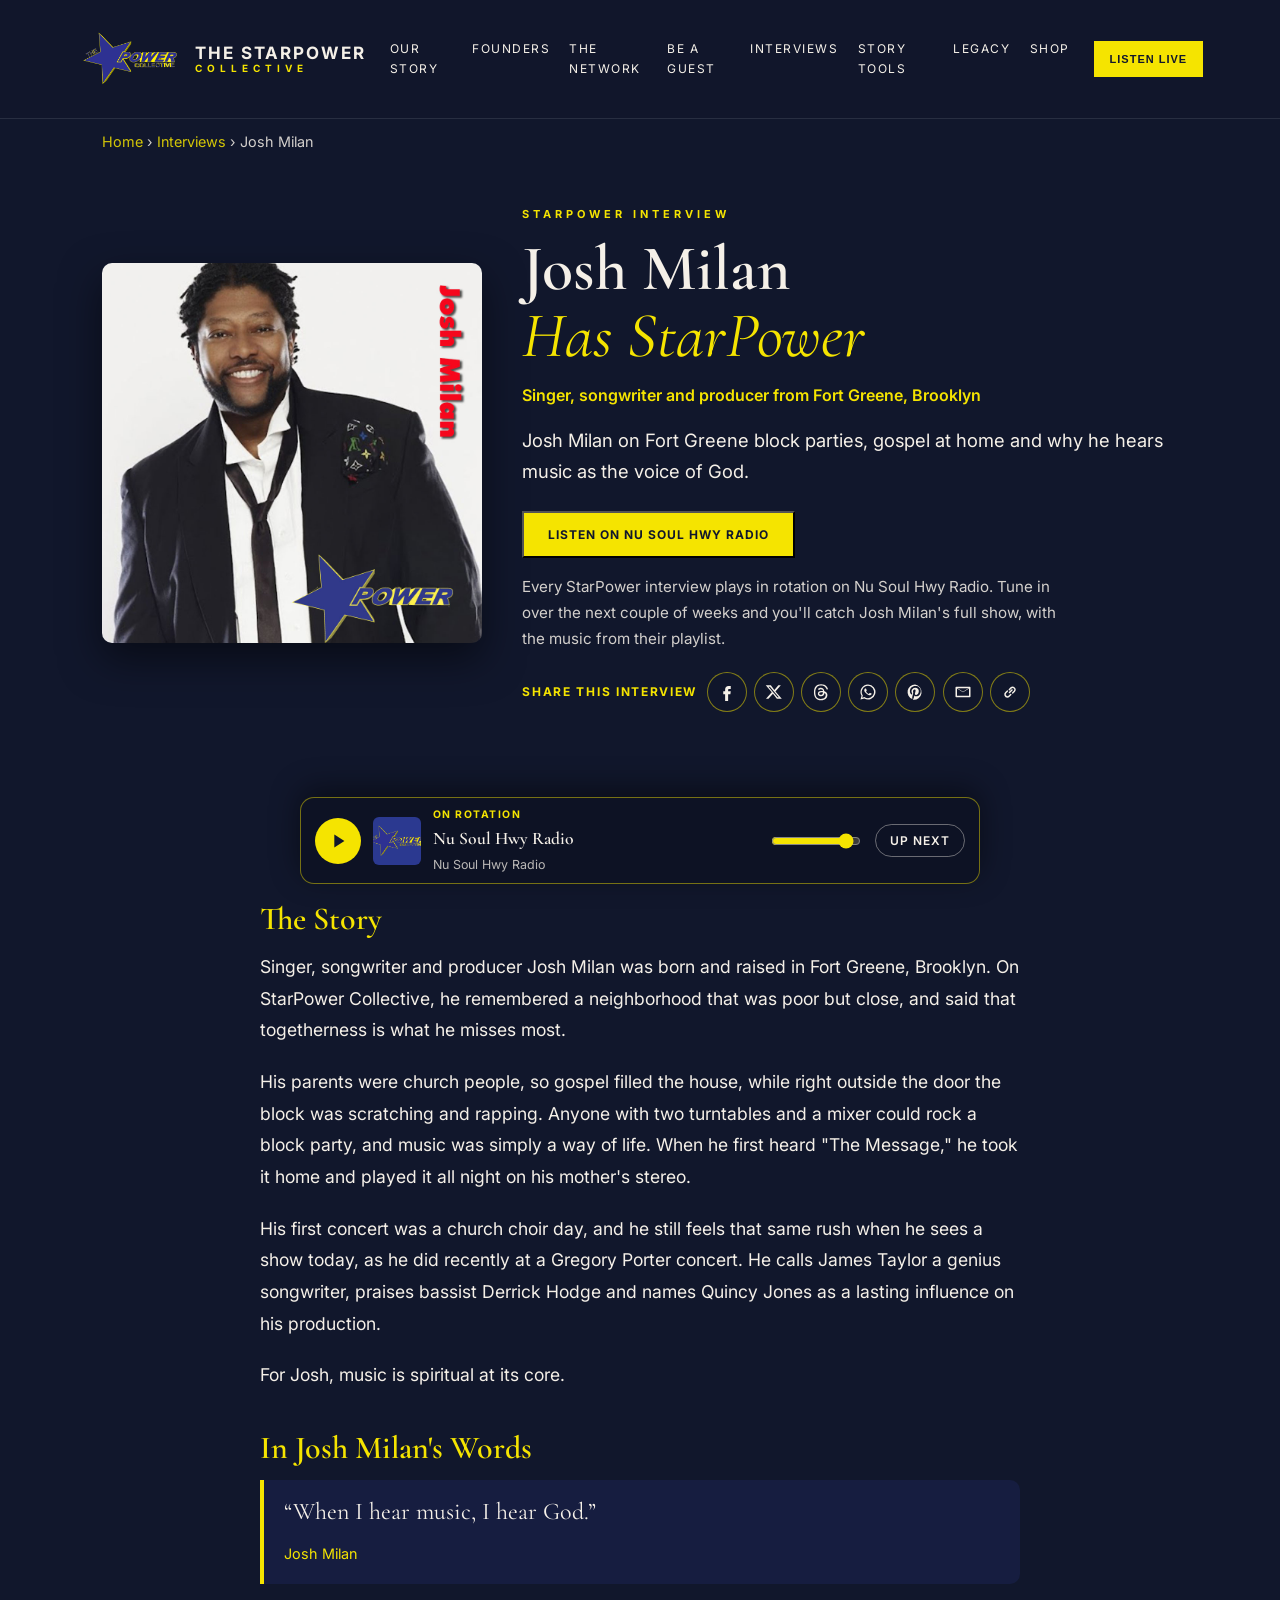
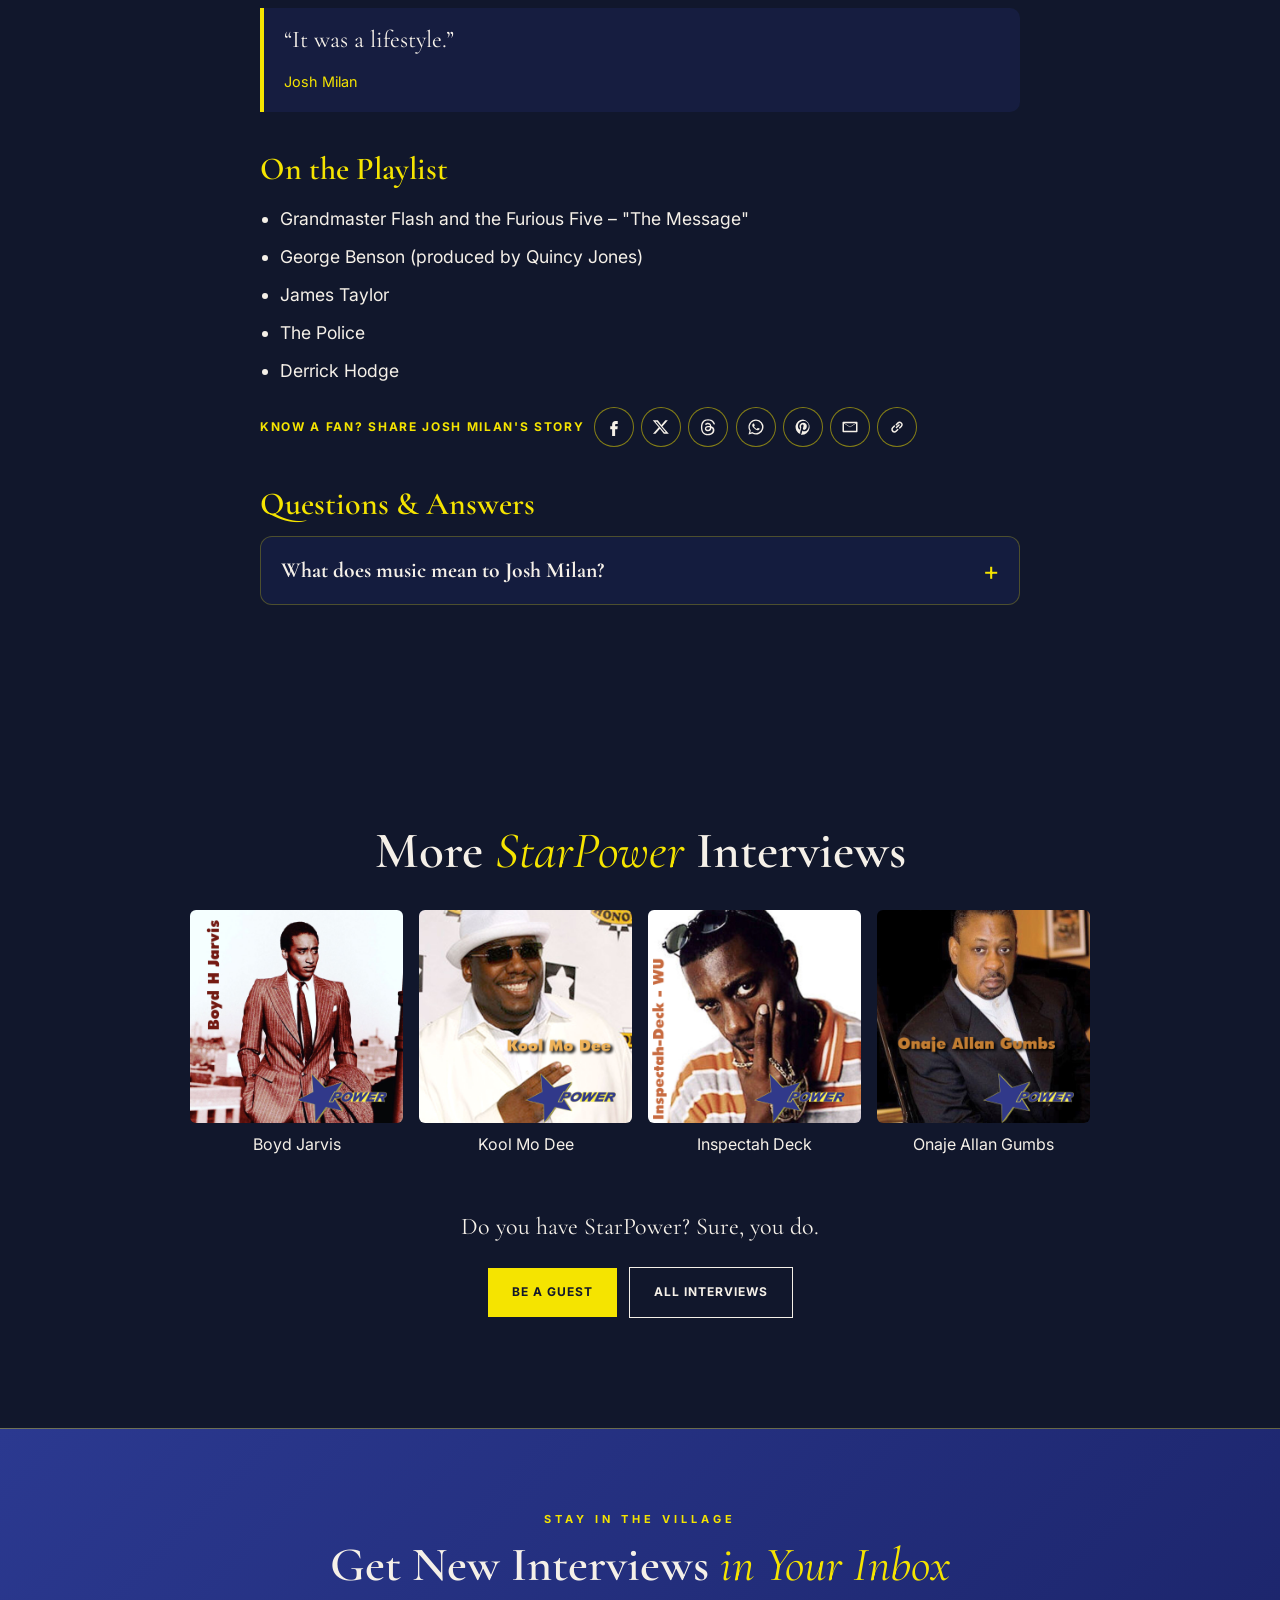
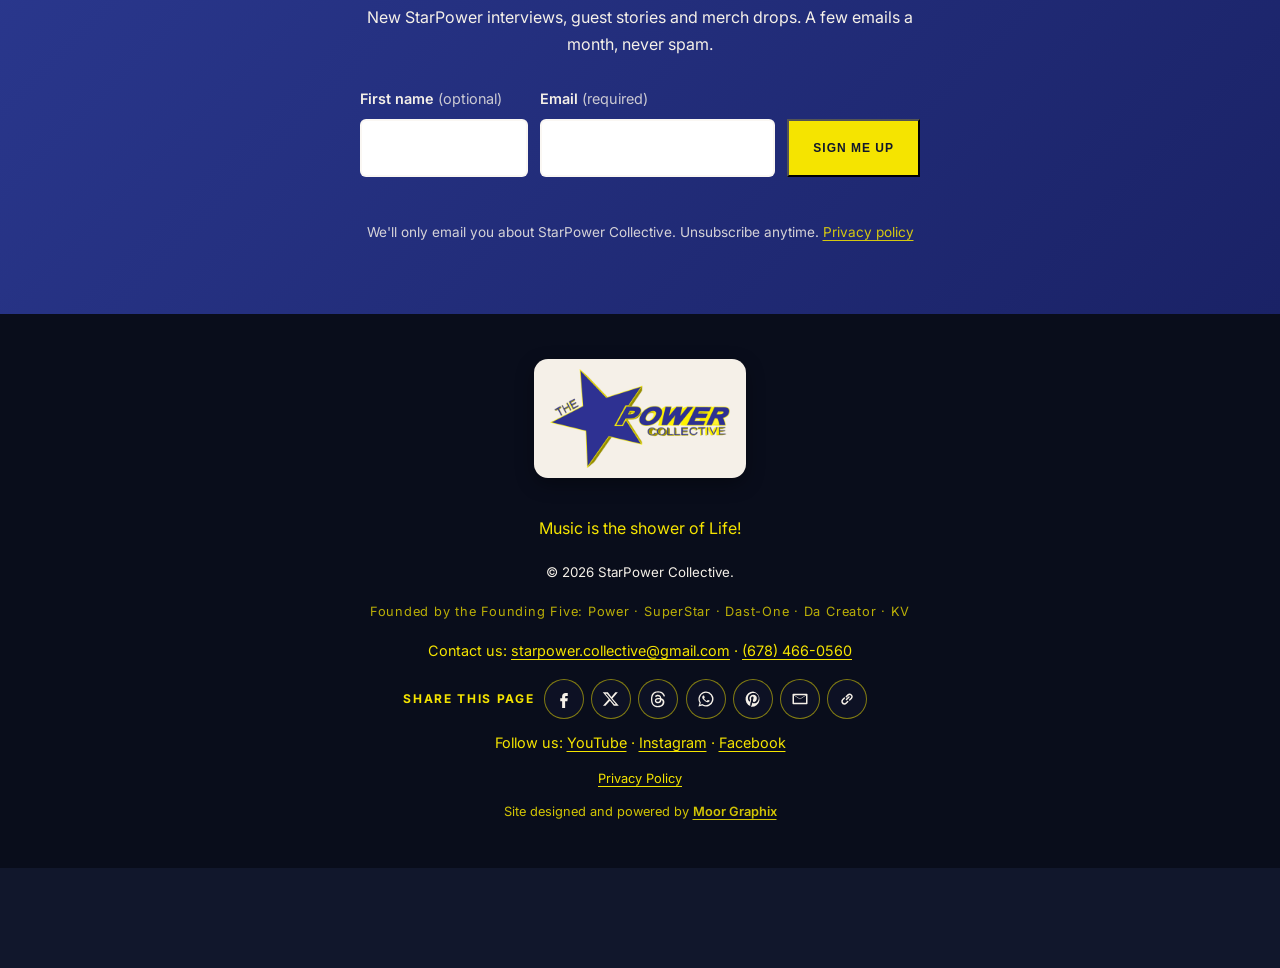
<file: interviews/josh-milan/index.html>
<!DOCTYPE html>
<html lang="en">
<head>
  <meta charset="UTF-8">
  <meta name="viewport" content="width=device-width, initial-scale=1">
  <title>Josh Milan Interview | StarPower Collective</title>
  <meta name="description" content="Josh Milan on Fort Greene block parties, gospel at home and why he hears music as the voice of God.">
  <link rel="canonical" href="https://starpowercollective.com/interviews/josh-milan/">
  <meta name="robots" content="index, follow, max-image-preview:large">
  <meta name="theme-color" content="#11172c">
  <meta property="og:type" content="article">
  <meta property="og:site_name" content="StarPower Collective">
  <meta property="og:url" content="https://starpowercollective.com/interviews/josh-milan/">
  <meta property="og:title" content="Josh Milan | StarPower Collective">
  <meta property="og:description" content="Josh Milan on Fort Greene block parties, gospel at home and why he hears music as the voice of God.">
  <meta property="og:image" content="https://starpowercollective.com/images/album-covers/Josh-Milan.jpg">
  <meta property="og:image:alt" content="Josh Milan | StarPower Collective">
  <meta name="twitter:card" content="summary_large_image">
  <meta name="twitter:title" content="Josh Milan | StarPower Collective">
  <meta name="twitter:description" content="Josh Milan on Fort Greene block parties, gospel at home and why he hears music as the voice of God.">
  <meta name="twitter:image" content="https://starpowercollective.com/images/album-covers/Josh-Milan.jpg">
  <link rel="icon" type="image/png" href="/images/starp.png">
  <link rel="apple-touch-icon" href="/images/starp.png">
  <link rel="preconnect" href="https://fonts.googleapis.com">
  <link rel="preconnect" href="https://fonts.gstatic.com" crossorigin>
  <link href="https://fonts.googleapis.com/css2?family=Cormorant+Garamond:wght@400;600;700&family=Inter:wght@400;500;600;700&display=swap" rel="stylesheet">
  <link rel="stylesheet" href="/css/style.css">
  <link rel="stylesheet" href="/css/interviews.css">
  <script type="application/ld+json">
{
  "@context": "https://schema.org",
  "@graph": [
    {
      "@type": "WebPage",
      "@id": "https://starpowercollective.com/interviews/josh-milan/",
      "url": "https://starpowercollective.com/interviews/josh-milan/",
      "name": "Josh Milan Interview | StarPower Collective",
      "description": "Josh Milan on Fort Greene block parties, gospel at home and why he hears music as the voice of God.",
      "isPartOf": {
        "@id": "https://starpowercollective.com/#website"
      },
      "primaryImageOfPage": "https://starpowercollective.com/images/album-covers/Josh-Milan.jpg",
      "about": {
        "@id": "https://starpowercollective.com/interviews/josh-milan/#person"
      },
      "inLanguage": "en-US",
      "breadcrumb": {
        "@id": "https://starpowercollective.com/interviews/josh-milan/#breadcrumb"
      }
    },
    {
      "@type": "Person",
      "@id": "https://starpowercollective.com/interviews/josh-milan/#person",
      "name": "Josh Milan",
      "description": "Singer, songwriter and producer from Fort Greene, Brooklyn",
      "image": "https://starpowercollective.com/images/album-covers/Josh-Milan.jpg"
    },
    {
      "@type": "RadioEpisode",
      "@id": "https://starpowercollective.com/interviews/josh-milan/#episode",
      "name": "Josh Milan on StarPower Collective",
      "description": "Josh Milan on Fort Greene block parties, gospel at home and why he hears music as the voice of God.",
      "partOfSeries": {
        "@id": "https://starpowercollective.com/#show"
      },
      "url": "https://starpowercollective.com/interviews/josh-milan/",
      "actor": {
        "@id": "https://starpowercollective.com/interviews/josh-milan/#person"
      }
    },
    {
      "@type": "BreadcrumbList",
      "@id": "https://starpowercollective.com/interviews/josh-milan/#breadcrumb",
      "itemListElement": [
        {
          "@type": "ListItem",
          "position": 1,
          "name": "Home",
          "item": "https://starpowercollective.com/"
        },
        {
          "@type": "ListItem",
          "position": 2,
          "name": "Interviews",
          "item": "https://starpowercollective.com/interviews/"
        },
        {
          "@type": "ListItem",
          "position": 3,
          "name": "Josh Milan",
          "item": "https://starpowercollective.com/interviews/josh-milan/"
        }
      ]
    },
    {
      "@type": "FAQPage",
      "@id": "https://starpowercollective.com/interviews/josh-milan/#faq",
      "mainEntity": [
        {
          "@type": "Question",
          "name": "What does music mean to Josh Milan?",
          "acceptedAnswer": {
            "@type": "Answer",
            "text": "Josh Milan told StarPower Collective that music is spiritual for him: \"When I hear music, I hear God.\""
          }
        }
      ]
    }
  ]
}
  </script>
</head>
<body class="guest-page-body">
  <header class="site-header">
    <a class="brand" href="/" aria-label="The StarPower Collective home">
      <img src="/images/star-power-logo.png" alt="StarPower Collective Logo" class="brand-logo">
      <span>THE STARPOWER <small>COLLECTIVE</small></span>
    </a>
    <button class="menu-toggle" aria-label="Open menu" aria-expanded="false">☰</button>
    <nav class="site-nav" aria-label="Main navigation">
      <a href="/#story">Our Story</a>
      <a href="/#founders">Founders</a>
      <a href="/#shows">The Network</a>
      <a href="/#be-a-guest">Be a Guest</a>
      <a href="/interviews/">Interviews</a>
      <a href="/#village">Story Tools</a>
      <a href="/#legacy">Legacy</a>
      <a href="/#shop">Shop</a>
    </nav>
    <button class="listen-live" type="button" data-radio-play>Listen Live</button>
  </header>
  <main>
    <nav class="guest-breadcrumb" aria-label="Breadcrumb"><a href="/">Home</a> <span aria-hidden="true">›</span> <a href="/interviews/">Interviews</a> <span aria-hidden="true">›</span> <span aria-current="page">Josh Milan</span></nav>

    <section class="guest-hero section" aria-labelledby="guest-title">
      <div class="guest-hero-grid">
        <img class="guest-cover" src="/images/album-covers/Josh-Milan.jpg" alt="Josh Milan StarPower Collective cover" width="1000" height="1000">
        <div>
          <p class="eyebrow">STARPOWER INTERVIEW</p>
          <h1 id="guest-title">Josh Milan <em>Has StarPower</em></h1>
          <p class="guest-known">Singer, songwriter and producer from Fort Greene, Brooklyn</p>
          <p class="guest-summary">Josh Milan on Fort Greene block parties, gospel at home and why he hears music as the voice of God.</p>
          <div class="guest-actions">
            <button class="btn btn-gold" type="button" data-radio-play>Listen on Nu Soul Hwy Radio</button>
            
          </div>
          <p class="guest-rotation">Every StarPower interview plays in rotation on Nu Soul Hwy Radio. Tune in over the next couple of weeks and you&#x27;ll catch Josh Milan&#x27;s full show, with the music from their playlist.</p>
          <div class="share" data-share-label="Share this interview" data-share-text="Josh Milan has StarPower! Read the interview on StarPower Collective" data-share-image="/images/album-covers/Josh-Milan.jpg"></div>
        </div>
      </div>
    </section>

    <section class="guest-body section">
      <article class="guest-article">
        <h2>The Story</h2>
        <p>Singer, songwriter and producer Josh Milan was born and raised in Fort Greene, Brooklyn. On StarPower Collective, he remembered a neighborhood that was poor but close, and said that togetherness is what he misses most.</p>
        <p>His parents were church people, so gospel filled the house, while right outside the door the block was scratching and rapping. Anyone with two turntables and a mixer could rock a block party, and music was simply a way of life. When he first heard &quot;The Message,&quot; he took it home and played it all night on his mother&#x27;s stereo.</p>
        <p>His first concert was a church choir day, and he still feels that same rush when he sees a show today, as he did recently at a Gregory Porter concert. He calls James Taylor a genius songwriter, praises bassist Derrick Hodge and names Quincy Jones as a lasting influence on his production.</p>
        <p>For Josh, music is spiritual at its core.</p>

        <h2>In Josh Milan's Words</h2>
        <blockquote class="guest-quote"><p>“When I hear music, I hear God.”</p><cite>Josh Milan</cite></blockquote>
        <blockquote class="guest-quote"><p>“It was a lifestyle.”</p><cite>Josh Milan</cite></blockquote>

        <h2>On the Playlist</h2>
        <ul class="guest-playlist">
          <li>Grandmaster Flash and the Furious Five – &quot;The Message&quot;</li>
          <li>George Benson (produced by Quincy Jones)</li>
          <li>James Taylor</li>
          <li>The Police</li>
          <li>Derrick Hodge</li>
        </ul>

        <div class="share" data-share-label="Know a fan? Share Josh Milan's story" data-share-text="Josh Milan has StarPower! Read the interview on StarPower Collective" data-share-image="/images/album-covers/Josh-Milan.jpg"></div>

        <h2>Questions &amp; Answers</h2>
        <div class="faq-list guest-faq">
        <details class="faq-item"><summary><h3>What does music mean to Josh Milan?</h3></summary><p>Josh Milan told StarPower Collective that music is spiritual for him: &quot;When I hear music, I hear God.&quot;</p></details>
        </div>
      </article>
    </section>

    <section class="guest-more section" aria-labelledby="more-title">
      <h2 id="more-title">More <em>StarPower</em> Interviews</h2>
      <ul class="guest-more-grid">
        <li><a href="/interviews/boyd-jarvis/"><img src="/images/album-covers/Boyd-H-Jarvis.jpg" alt="" width="160" height="160" loading="lazy"><span>Boyd Jarvis</span></a></li>
        <li><a href="/interviews/kool-mo-dee/"><img src="/images/album-covers/KoolMoDee.jpg" alt="" width="160" height="160" loading="lazy"><span>Kool Mo Dee</span></a></li>
        <li><a href="/interviews/inspectah-deck/"><img src="/images/album-covers/Inspectah-Deck-WU.jpg" alt="" width="160" height="160" loading="lazy"><span>Inspectah Deck</span></a></li>
        <li><a href="/interviews/onaje-allan-gumbs/"><img src="/images/album-covers/Onaje-Allan-Gumbs.jpg" alt="" width="160" height="160" loading="lazy"><span>Onaje Allan Gumbs</span></a></li>
      </ul>
      <div class="guest-cta">
        <p>Do you have StarPower? Sure, you do.</p>
        <a class="btn btn-gold" href="/#be-a-guest">Be a Guest</a>
        <a class="btn btn-outline" href="/interviews/">All Interviews</a>
      </div>
    </section>
  </main>
  <section class="signup-band" aria-labelledby="signup-title">
    <div class="signup-inner">
      <p class="eyebrow">STAY IN THE VILLAGE</p>
      <h2 id="signup-title">Get New Interviews <em>in Your Inbox</em></h2>
      <p class="signup-lead">New StarPower interviews, guest stories and merch drops. A few emails a month, never spam.</p>
      <!-- Signups go to the same Formspree account as guest applications, labeled "Newsletter Signup".
           To use a separate list later, replace the address in action="" with your new Formspree form. -->
      <form class="signup-form" action="https://formspree.io/f/xjyynkyo" method="POST" novalidate>
        <input type="hidden" name="source" value="Newsletter">
        <input type="hidden" name="_subject" value="Newsletter Signup: StarPower Collective">
        <div class="signup-hp" aria-hidden="true"><label>Leave empty <input type="text" name="_gotcha" tabindex="-1" autocomplete="off"></label></div>
        <div class="signup-fields">
          <label class="signup-label" for="sub-name">First name <span>(optional)</span></label>
          <input id="sub-name" type="text" name="first_name" autocomplete="given-name">
          <label class="signup-label" for="sub-email">Email <span>(required)</span></label>
          <input id="sub-email" type="email" name="email" autocomplete="email" required>
          <button class="btn btn-gold" type="submit">Sign Me Up</button>
        </div>
        <p class="signup-status" role="status" aria-live="polite"></p>
        <p class="signup-privacy">We'll only email you about StarPower Collective. Unsubscribe anytime. <a href="/privacy/">Privacy policy</a></p>
      </form>
    </div>
  </section>
  <footer class="footer">
    <a class="footer-logo" href="/" aria-label="StarPower Collective home">
      <img src="/images/starpower-logo-footer.png" alt="The StarPower Collective logo" width="480" height="264" loading="lazy">
    </a>
    <p>Music is the shower of Life!</p>
    <small>© <span id="year"></span> StarPower Collective.</small>
    <p class="founders-footer">Founded by the Founding Five: Power · SuperStar · Dast-One · Da Creator · KV</p>
    <p class="footer-contact">Contact us: <a href="mailto:starpower.collective@gmail.com">starpower.collective@gmail.com</a> · <a href="tel:+16784660560">(678) 466-0560</a></p>
    <div class="share" data-share-label="Share this page"></div>
    <p class="footer-social">Follow us:
      <a href="https://www.youtube.com/@StarPowerCollective" target="_blank" rel="noopener">YouTube</a> ·
      <a href="https://www.instagram.com/starpower.collective_inc/" target="_blank" rel="noopener">Instagram</a> ·
      <a href="https://www.facebook.com/starpower.collective" target="_blank" rel="noopener">Facebook</a>
    </p>
    <p class="footer-legal"><a href="/privacy/">Privacy Policy</a></p>
    <p class="footer-credit">Site designed and powered by <a href="https://moorgraphix.com" target="_blank" rel="noopener">Moor Graphix</a></p>
  </footer>
  <aside class="np-bar" id="np-bar" aria-label="Nu Soul Hwy Radio player">
    <div class="np-panel" id="np-panel" hidden>
      <p class="np-panel-label">Up next</p>
      <p class="np-next">Loading…</p>
      <p class="np-panel-label">Recently played</p>
      <ol class="np-history"></ol>
      <a class="np-direct" href="https://streamer.radio.co/s8dd253f7b/listen" target="_blank" rel="noopener">Open the stream in a new tab</a>
    </div>
    <div class="np-main">
      <button class="np-play" type="button" aria-pressed="false" aria-label="Play Nu Soul Hwy Radio">
        <svg class="np-icon-play" viewBox="0 0 24 24" aria-hidden="true"><path d="M8 5v14l11-7z"/></svg>
        <svg class="np-icon-pause" viewBox="0 0 24 24" aria-hidden="true"><path d="M6 5h4v14H6zM14 5h4v14h-4z"/></svg>
      </button>
      <img class="np-art" src="/images/star-power-logo.png" alt="Nu Soul Hwy Radio logo" width="56" height="56">
      <div class="np-info">
        <p class="np-meta"><span class="np-badge">On Rotation</span><span class="np-eq" aria-hidden="true"><i></i><i></i><i></i></span></p>
        <p class="np-title">Nu Soul Hwy Radio</p>
        <p class="np-sub">Loading what's playing…</p>
      </div>
      <label class="np-vol-wrap"><span class="sr-only">Volume</span>
        <input class="np-volume" type="range" min="0" max="1" step="0.05" value="0.9">
      </label>
      <button class="np-toggle" type="button" aria-expanded="false" aria-controls="np-panel">Up next</button>
    </div>
    <p class="np-status sr-only" aria-live="polite"></p>
  </aside>
  <script>
    document.getElementById("year").textContent = new Date().getFullYear();
    (() => {
      const b = document.querySelector(".menu-toggle"), n = document.querySelector(".site-nav");
      if (!b || !n) return;
      b.addEventListener("click", () => {
        const open = n.classList.toggle("open");
        b.setAttribute("aria-expanded", String(open));
        b.setAttribute("aria-label", open ? "Close menu" : "Open menu");
      });
    })();
  </script>
  <script src="/js/radio-player.js" defer></script>
  <script src="/js/site-extras.js" defer></script>
</body>
</html>
</file>
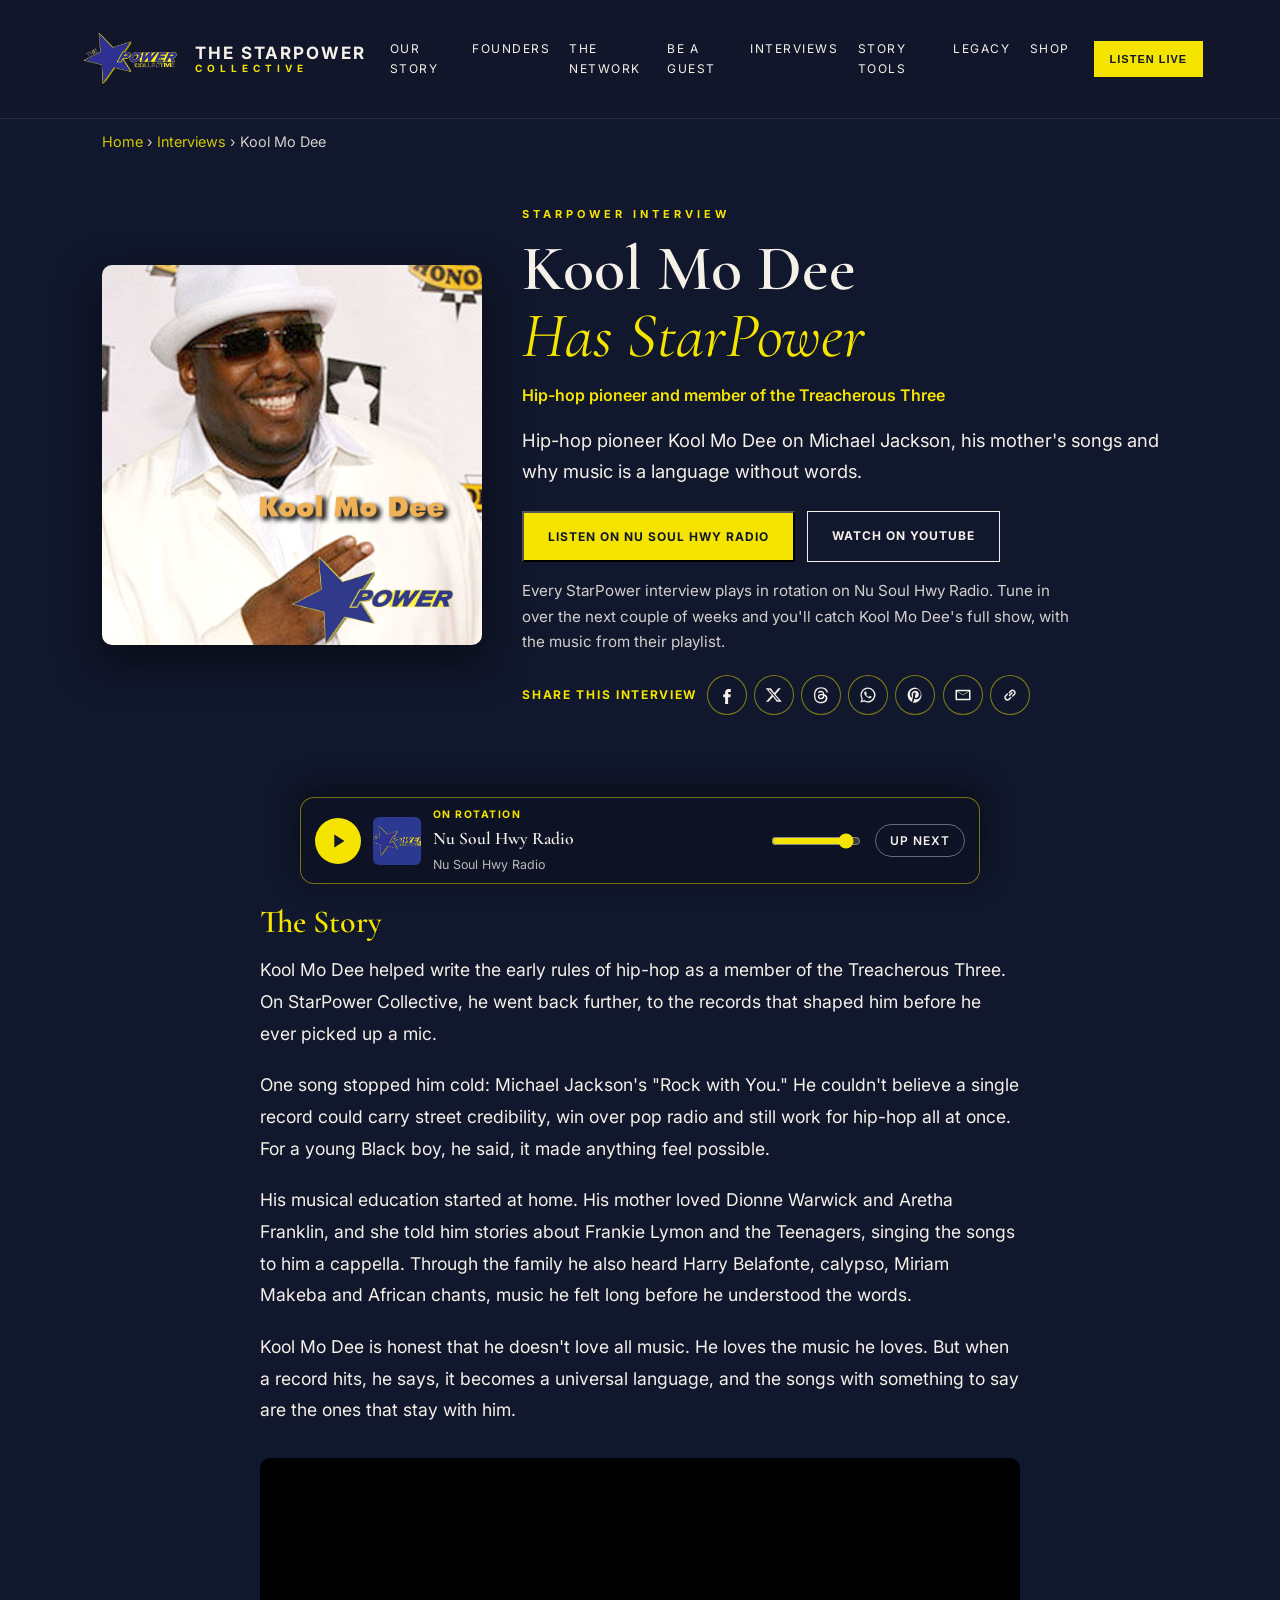
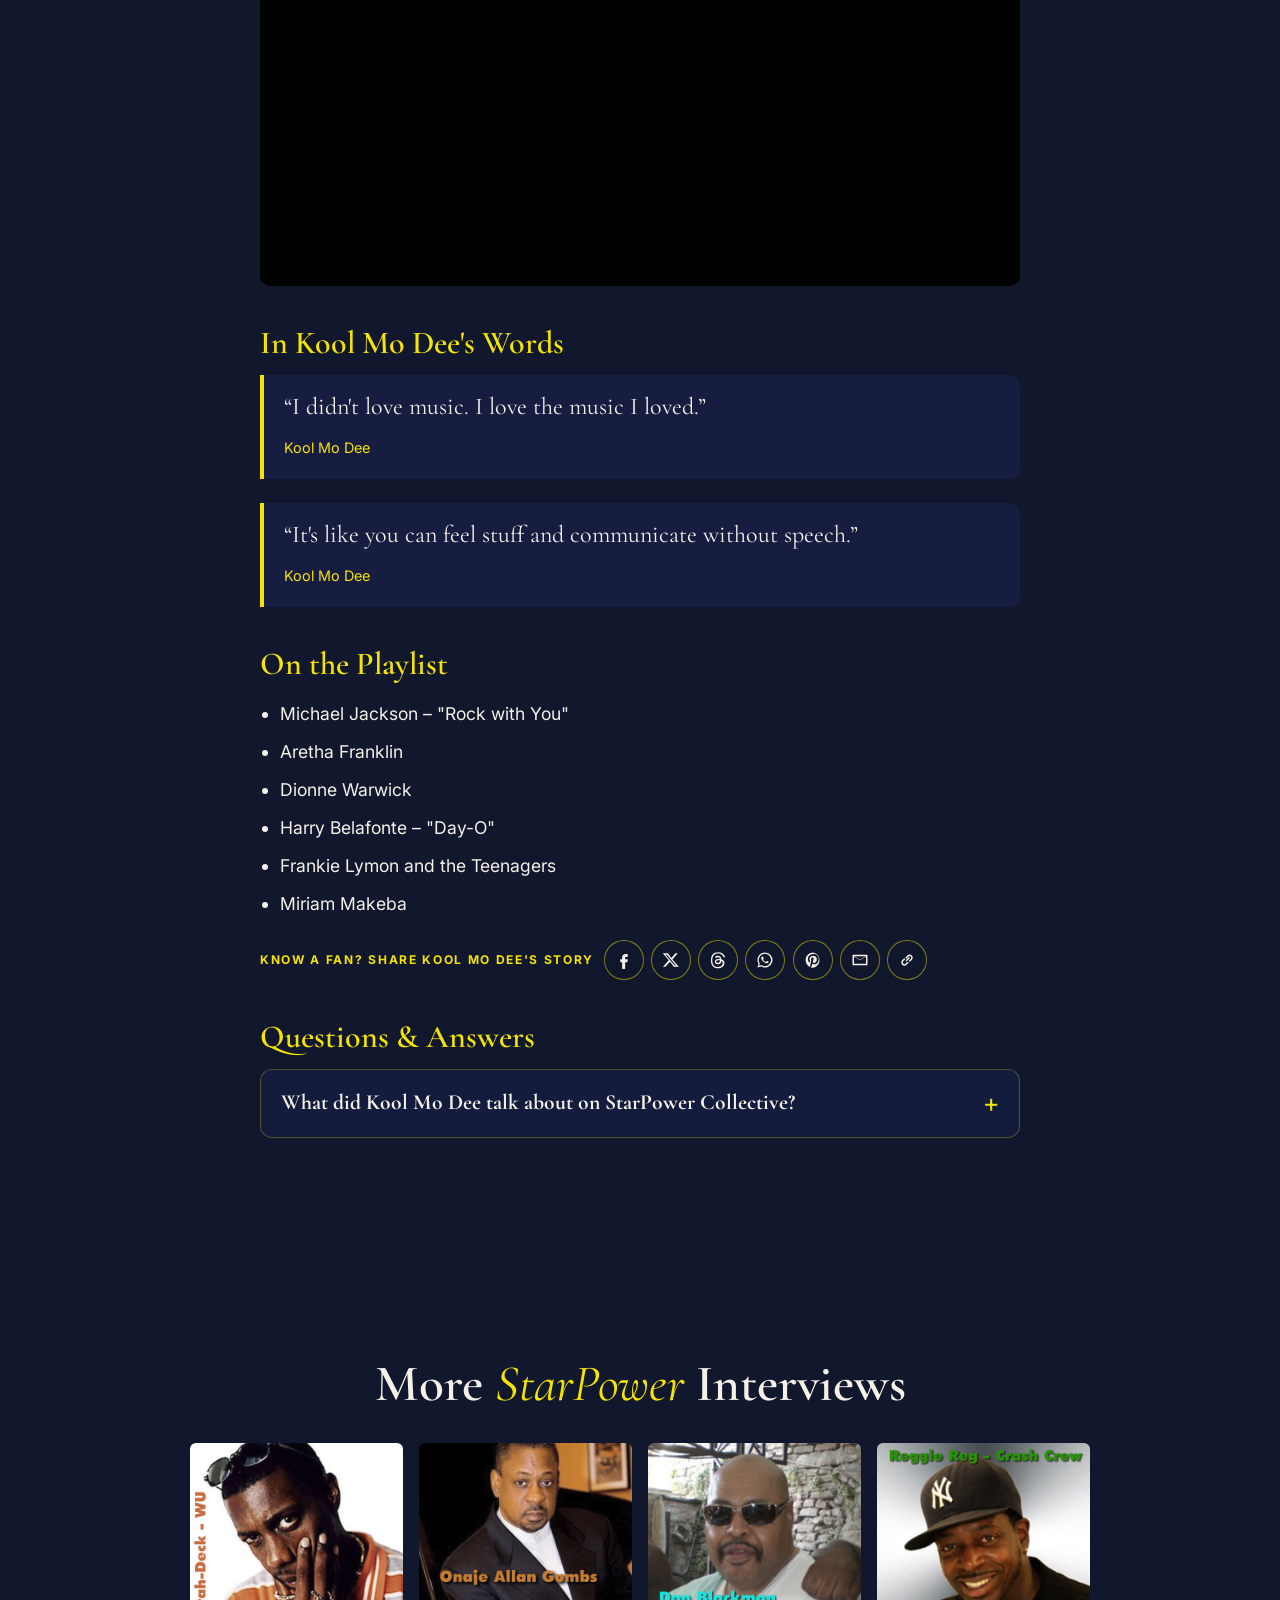
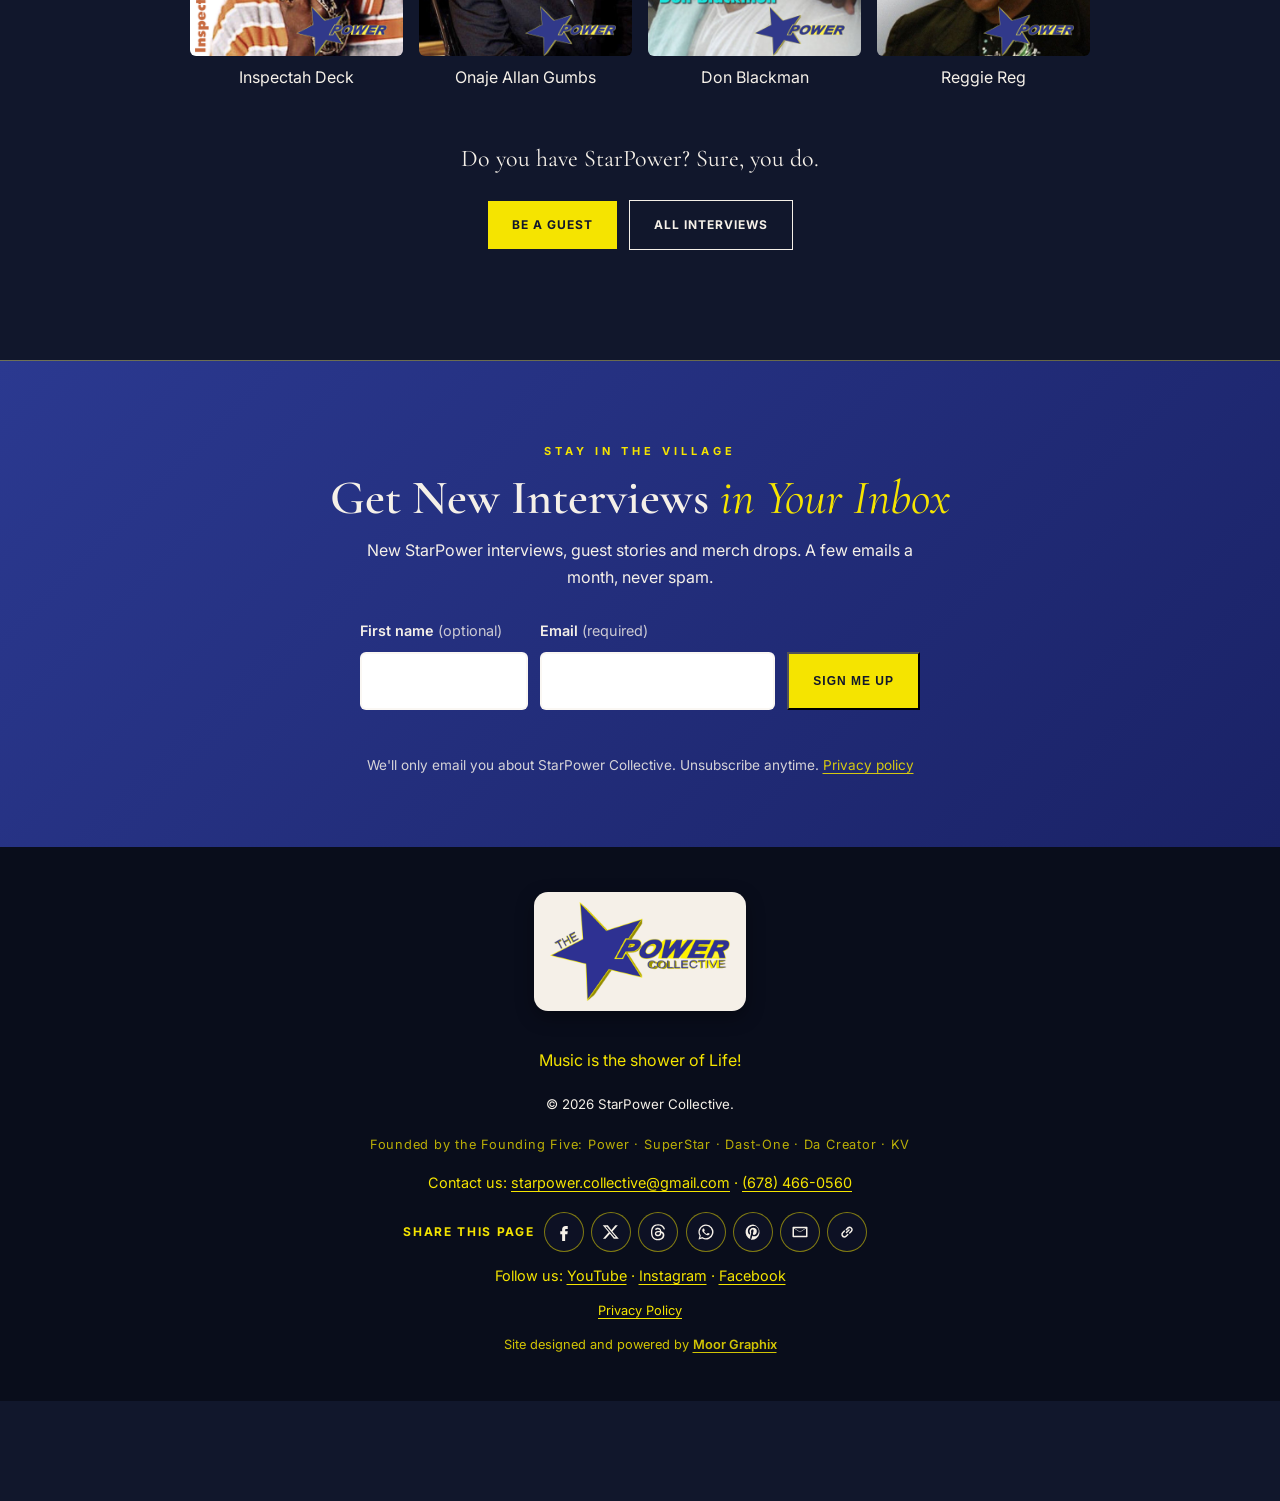
<file: interviews/kool-mo-dee/index.html>
<!DOCTYPE html>
<html lang="en">
<head>
  <meta charset="UTF-8">
  <meta name="viewport" content="width=device-width, initial-scale=1">
  <title>Kool Mo Dee Interview | StarPower Collective</title>
  <meta name="description" content="Hip-hop pioneer Kool Mo Dee on Michael Jackson, his mother&#x27;s songs and why music is a language without words.">
  <link rel="canonical" href="https://starpowercollective.com/interviews/kool-mo-dee/">
  <meta name="robots" content="index, follow, max-image-preview:large">
  <meta name="theme-color" content="#11172c">
  <meta property="og:type" content="article">
  <meta property="og:site_name" content="StarPower Collective">
  <meta property="og:url" content="https://starpowercollective.com/interviews/kool-mo-dee/">
  <meta property="og:title" content="Kool Mo Dee | StarPower Collective">
  <meta property="og:description" content="Hip-hop pioneer Kool Mo Dee on Michael Jackson, his mother&#x27;s songs and why music is a language without words.">
  <meta property="og:image" content="https://starpowercollective.com/images/album-covers/KoolMoDee.jpg">
  <meta property="og:image:alt" content="Kool Mo Dee | StarPower Collective">
  <meta name="twitter:card" content="summary_large_image">
  <meta name="twitter:title" content="Kool Mo Dee | StarPower Collective">
  <meta name="twitter:description" content="Hip-hop pioneer Kool Mo Dee on Michael Jackson, his mother&#x27;s songs and why music is a language without words.">
  <meta name="twitter:image" content="https://starpowercollective.com/images/album-covers/KoolMoDee.jpg">
  <link rel="icon" type="image/png" href="/images/starp.png">
  <link rel="apple-touch-icon" href="/images/starp.png">
  <link rel="preconnect" href="https://fonts.googleapis.com">
  <link rel="preconnect" href="https://fonts.gstatic.com" crossorigin>
  <link href="https://fonts.googleapis.com/css2?family=Cormorant+Garamond:wght@400;600;700&family=Inter:wght@400;500;600;700&display=swap" rel="stylesheet">
  <link rel="stylesheet" href="/css/style.css">
  <link rel="stylesheet" href="/css/interviews.css">
  <script type="application/ld+json">
{
  "@context": "https://schema.org",
  "@graph": [
    {
      "@type": "WebPage",
      "@id": "https://starpowercollective.com/interviews/kool-mo-dee/",
      "url": "https://starpowercollective.com/interviews/kool-mo-dee/",
      "name": "Kool Mo Dee Interview | StarPower Collective",
      "description": "Hip-hop pioneer Kool Mo Dee on Michael Jackson, his mother's songs and why music is a language without words.",
      "isPartOf": {
        "@id": "https://starpowercollective.com/#website"
      },
      "primaryImageOfPage": "https://starpowercollective.com/images/album-covers/KoolMoDee.jpg",
      "about": {
        "@id": "https://starpowercollective.com/interviews/kool-mo-dee/#person"
      },
      "inLanguage": "en-US",
      "breadcrumb": {
        "@id": "https://starpowercollective.com/interviews/kool-mo-dee/#breadcrumb"
      }
    },
    {
      "@type": "Person",
      "@id": "https://starpowercollective.com/interviews/kool-mo-dee/#person",
      "name": "Kool Mo Dee",
      "description": "Hip-hop pioneer and member of the Treacherous Three",
      "image": "https://starpowercollective.com/images/album-covers/KoolMoDee.jpg",
      "sameAs": [
        "https://en.wikipedia.org/wiki/Kool_Moe_Dee"
      ]
    },
    {
      "@type": "RadioEpisode",
      "@id": "https://starpowercollective.com/interviews/kool-mo-dee/#episode",
      "name": "Kool Mo Dee on StarPower Collective",
      "description": "Hip-hop pioneer Kool Mo Dee on Michael Jackson, his mother's songs and why music is a language without words.",
      "partOfSeries": {
        "@id": "https://starpowercollective.com/#show"
      },
      "url": "https://starpowercollective.com/interviews/kool-mo-dee/",
      "actor": {
        "@id": "https://starpowercollective.com/interviews/kool-mo-dee/#person"
      }
    },
    {
      "@type": "BreadcrumbList",
      "@id": "https://starpowercollective.com/interviews/kool-mo-dee/#breadcrumb",
      "itemListElement": [
        {
          "@type": "ListItem",
          "position": 1,
          "name": "Home",
          "item": "https://starpowercollective.com/"
        },
        {
          "@type": "ListItem",
          "position": 2,
          "name": "Interviews",
          "item": "https://starpowercollective.com/interviews/"
        },
        {
          "@type": "ListItem",
          "position": 3,
          "name": "Kool Mo Dee",
          "item": "https://starpowercollective.com/interviews/kool-mo-dee/"
        }
      ]
    },
    {
      "@type": "FAQPage",
      "@id": "https://starpowercollective.com/interviews/kool-mo-dee/#faq",
      "mainEntity": [
        {
          "@type": "Question",
          "name": "What did Kool Mo Dee talk about on StarPower Collective?",
          "acceptedAnswer": {
            "@type": "Answer",
            "text": "Kool Mo Dee talked about how Michael Jackson's \"Rock with You\" inspired him, the music his mother sang at home, and why songs with a message stay with him."
          }
        }
      ]
    }
  ]
}
  </script>
</head>
<body class="guest-page-body">
  <header class="site-header">
    <a class="brand" href="/" aria-label="The StarPower Collective home">
      <img src="/images/star-power-logo.png" alt="StarPower Collective Logo" class="brand-logo">
      <span>THE STARPOWER <small>COLLECTIVE</small></span>
    </a>
    <button class="menu-toggle" aria-label="Open menu" aria-expanded="false">☰</button>
    <nav class="site-nav" aria-label="Main navigation">
      <a href="/#story">Our Story</a>
      <a href="/#founders">Founders</a>
      <a href="/#shows">The Network</a>
      <a href="/#be-a-guest">Be a Guest</a>
      <a href="/interviews/">Interviews</a>
      <a href="/#village">Story Tools</a>
      <a href="/#legacy">Legacy</a>
      <a href="/#shop">Shop</a>
    </nav>
    <button class="listen-live" type="button" data-radio-play>Listen Live</button>
  </header>
  <main>
    <nav class="guest-breadcrumb" aria-label="Breadcrumb"><a href="/">Home</a> <span aria-hidden="true">›</span> <a href="/interviews/">Interviews</a> <span aria-hidden="true">›</span> <span aria-current="page">Kool Mo Dee</span></nav>

    <section class="guest-hero section" aria-labelledby="guest-title">
      <div class="guest-hero-grid">
        <img class="guest-cover" src="/images/album-covers/KoolMoDee.jpg" alt="Kool Mo Dee StarPower Collective cover" width="1000" height="1000">
        <div>
          <p class="eyebrow">STARPOWER INTERVIEW</p>
          <h1 id="guest-title">Kool Mo Dee <em>Has StarPower</em></h1>
          <p class="guest-known">Hip-hop pioneer and member of the Treacherous Three</p>
          <p class="guest-summary">Hip-hop pioneer Kool Mo Dee on Michael Jackson, his mother&#x27;s songs and why music is a language without words.</p>
          <div class="guest-actions">
            <button class="btn btn-gold" type="button" data-radio-play>Listen on Nu Soul Hwy Radio</button>
            <a class="btn btn-outline" href="https://www.youtube.com/watch?v=bTtHRnS_rXI" target="_blank" rel="noopener">Watch on YouTube</a>
          </div>
          <p class="guest-rotation">Every StarPower interview plays in rotation on Nu Soul Hwy Radio. Tune in over the next couple of weeks and you&#x27;ll catch Kool Mo Dee&#x27;s full show, with the music from their playlist.</p>
          <div class="share" data-share-label="Share this interview" data-share-text="Kool Mo Dee has StarPower! Read the interview on StarPower Collective" data-share-image="/images/album-covers/KoolMoDee.jpg"></div>
        </div>
      </div>
    </section>

    <section class="guest-body section">
      <article class="guest-article">
        <h2>The Story</h2>
        <p>Kool Mo Dee helped write the early rules of hip-hop as a member of the Treacherous Three. On StarPower Collective, he went back further, to the records that shaped him before he ever picked up a mic.</p>
        <p>One song stopped him cold: Michael Jackson&#x27;s &quot;Rock with You.&quot; He couldn&#x27;t believe a single record could carry street credibility, win over pop radio and still work for hip-hop all at once. For a young Black boy, he said, it made anything feel possible.</p>
        <p>His musical education started at home. His mother loved Dionne Warwick and Aretha Franklin, and she told him stories about Frankie Lymon and the Teenagers, singing the songs to him a cappella. Through the family he also heard Harry Belafonte, calypso, Miriam Makeba and African chants, music he felt long before he understood the words.</p>
        <p>Kool Mo Dee is honest that he doesn&#x27;t love all music. He loves the music he loves. But when a record hits, he says, it becomes a universal language, and the songs with something to say are the ones that stay with him.</p>

      <div class="guest-video">
        <iframe src="https://www.youtube-nocookie.com/embed/bTtHRnS_rXI" title="Kool Mo Dee has StarPower: interview highlight" loading="lazy" allow="accelerometer; encrypted-media; picture-in-picture" allowfullscreen></iframe>
      </div>
        <h2>In Kool Mo Dee's Words</h2>
        <blockquote class="guest-quote"><p>“I didn&#x27;t love music. I love the music I loved.”</p><cite>Kool Mo Dee</cite></blockquote>
        <blockquote class="guest-quote"><p>“It&#x27;s like you can feel stuff and communicate without speech.”</p><cite>Kool Mo Dee</cite></blockquote>

        <h2>On the Playlist</h2>
        <ul class="guest-playlist">
          <li>Michael Jackson – &quot;Rock with You&quot;</li>
          <li>Aretha Franklin</li>
          <li>Dionne Warwick</li>
          <li>Harry Belafonte – &quot;Day-O&quot;</li>
          <li>Frankie Lymon and the Teenagers</li>
          <li>Miriam Makeba</li>
        </ul>

        <div class="share" data-share-label="Know a fan? Share Kool Mo Dee's story" data-share-text="Kool Mo Dee has StarPower! Read the interview on StarPower Collective" data-share-image="/images/album-covers/KoolMoDee.jpg"></div>

        <h2>Questions &amp; Answers</h2>
        <div class="faq-list guest-faq">
        <details class="faq-item"><summary><h3>What did Kool Mo Dee talk about on StarPower Collective?</h3></summary><p>Kool Mo Dee talked about how Michael Jackson&#x27;s &quot;Rock with You&quot; inspired him, the music his mother sang at home, and why songs with a message stay with him.</p></details>
        </div>
      </article>
    </section>

    <section class="guest-more section" aria-labelledby="more-title">
      <h2 id="more-title">More <em>StarPower</em> Interviews</h2>
      <ul class="guest-more-grid">
        <li><a href="/interviews/inspectah-deck/"><img src="/images/album-covers/Inspectah-Deck-WU.jpg" alt="" width="160" height="160" loading="lazy"><span>Inspectah Deck</span></a></li>
        <li><a href="/interviews/onaje-allan-gumbs/"><img src="/images/album-covers/Onaje-Allan-Gumbs.jpg" alt="" width="160" height="160" loading="lazy"><span>Onaje Allan Gumbs</span></a></li>
        <li><a href="/interviews/don-blackman/"><img src="/images/album-covers/Don-Blackmon.jpg" alt="" width="160" height="160" loading="lazy"><span>Don Blackman</span></a></li>
        <li><a href="/interviews/reggie-reg/"><img src="/images/album-covers/Reggie-Reg---Crash-Crew.jpg" alt="" width="160" height="160" loading="lazy"><span>Reggie Reg</span></a></li>
      </ul>
      <div class="guest-cta">
        <p>Do you have StarPower? Sure, you do.</p>
        <a class="btn btn-gold" href="/#be-a-guest">Be a Guest</a>
        <a class="btn btn-outline" href="/interviews/">All Interviews</a>
      </div>
    </section>
  </main>
  <section class="signup-band" aria-labelledby="signup-title">
    <div class="signup-inner">
      <p class="eyebrow">STAY IN THE VILLAGE</p>
      <h2 id="signup-title">Get New Interviews <em>in Your Inbox</em></h2>
      <p class="signup-lead">New StarPower interviews, guest stories and merch drops. A few emails a month, never spam.</p>
      <!-- Signups go to the same Formspree account as guest applications, labeled "Newsletter Signup".
           To use a separate list later, replace the address in action="" with your new Formspree form. -->
      <form class="signup-form" action="https://formspree.io/f/xjyynkyo" method="POST" novalidate>
        <input type="hidden" name="source" value="Newsletter">
        <input type="hidden" name="_subject" value="Newsletter Signup: StarPower Collective">
        <div class="signup-hp" aria-hidden="true"><label>Leave empty <input type="text" name="_gotcha" tabindex="-1" autocomplete="off"></label></div>
        <div class="signup-fields">
          <label class="signup-label" for="sub-name">First name <span>(optional)</span></label>
          <input id="sub-name" type="text" name="first_name" autocomplete="given-name">
          <label class="signup-label" for="sub-email">Email <span>(required)</span></label>
          <input id="sub-email" type="email" name="email" autocomplete="email" required>
          <button class="btn btn-gold" type="submit">Sign Me Up</button>
        </div>
        <p class="signup-status" role="status" aria-live="polite"></p>
        <p class="signup-privacy">We'll only email you about StarPower Collective. Unsubscribe anytime. <a href="/privacy/">Privacy policy</a></p>
      </form>
    </div>
  </section>
  <footer class="footer">
    <a class="footer-logo" href="/" aria-label="StarPower Collective home">
      <img src="/images/starpower-logo-footer.png" alt="The StarPower Collective logo" width="480" height="264" loading="lazy">
    </a>
    <p>Music is the shower of Life!</p>
    <small>© <span id="year"></span> StarPower Collective.</small>
    <p class="founders-footer">Founded by the Founding Five: Power · SuperStar · Dast-One · Da Creator · KV</p>
    <p class="footer-contact">Contact us: <a href="mailto:starpower.collective@gmail.com">starpower.collective@gmail.com</a> · <a href="tel:+16784660560">(678) 466-0560</a></p>
    <div class="share" data-share-label="Share this page"></div>
    <p class="footer-social">Follow us:
      <a href="https://www.youtube.com/@StarPowerCollective" target="_blank" rel="noopener">YouTube</a> ·
      <a href="https://www.instagram.com/starpower.collective_inc/" target="_blank" rel="noopener">Instagram</a> ·
      <a href="https://www.facebook.com/starpower.collective" target="_blank" rel="noopener">Facebook</a>
    </p>
    <p class="footer-legal"><a href="/privacy/">Privacy Policy</a></p>
    <p class="footer-credit">Site designed and powered by <a href="https://moorgraphix.com" target="_blank" rel="noopener">Moor Graphix</a></p>
  </footer>
  <aside class="np-bar" id="np-bar" aria-label="Nu Soul Hwy Radio player">
    <div class="np-panel" id="np-panel" hidden>
      <p class="np-panel-label">Up next</p>
      <p class="np-next">Loading…</p>
      <p class="np-panel-label">Recently played</p>
      <ol class="np-history"></ol>
      <a class="np-direct" href="https://streamer.radio.co/s8dd253f7b/listen" target="_blank" rel="noopener">Open the stream in a new tab</a>
    </div>
    <div class="np-main">
      <button class="np-play" type="button" aria-pressed="false" aria-label="Play Nu Soul Hwy Radio">
        <svg class="np-icon-play" viewBox="0 0 24 24" aria-hidden="true"><path d="M8 5v14l11-7z"/></svg>
        <svg class="np-icon-pause" viewBox="0 0 24 24" aria-hidden="true"><path d="M6 5h4v14H6zM14 5h4v14h-4z"/></svg>
      </button>
      <img class="np-art" src="/images/star-power-logo.png" alt="Nu Soul Hwy Radio logo" width="56" height="56">
      <div class="np-info">
        <p class="np-meta"><span class="np-badge">On Rotation</span><span class="np-eq" aria-hidden="true"><i></i><i></i><i></i></span></p>
        <p class="np-title">Nu Soul Hwy Radio</p>
        <p class="np-sub">Loading what's playing…</p>
      </div>
      <label class="np-vol-wrap"><span class="sr-only">Volume</span>
        <input class="np-volume" type="range" min="0" max="1" step="0.05" value="0.9">
      </label>
      <button class="np-toggle" type="button" aria-expanded="false" aria-controls="np-panel">Up next</button>
    </div>
    <p class="np-status sr-only" aria-live="polite"></p>
  </aside>
  <script>
    document.getElementById("year").textContent = new Date().getFullYear();
    (() => {
      const b = document.querySelector(".menu-toggle"), n = document.querySelector(".site-nav");
      if (!b || !n) return;
      b.addEventListener("click", () => {
        const open = n.classList.toggle("open");
        b.setAttribute("aria-expanded", String(open));
        b.setAttribute("aria-label", open ? "Close menu" : "Open menu");
      });
    })();
  </script>
  <script src="/js/radio-player.js" defer></script>
  <script src="/js/site-extras.js" defer></script>
</body>
</html>
</file>
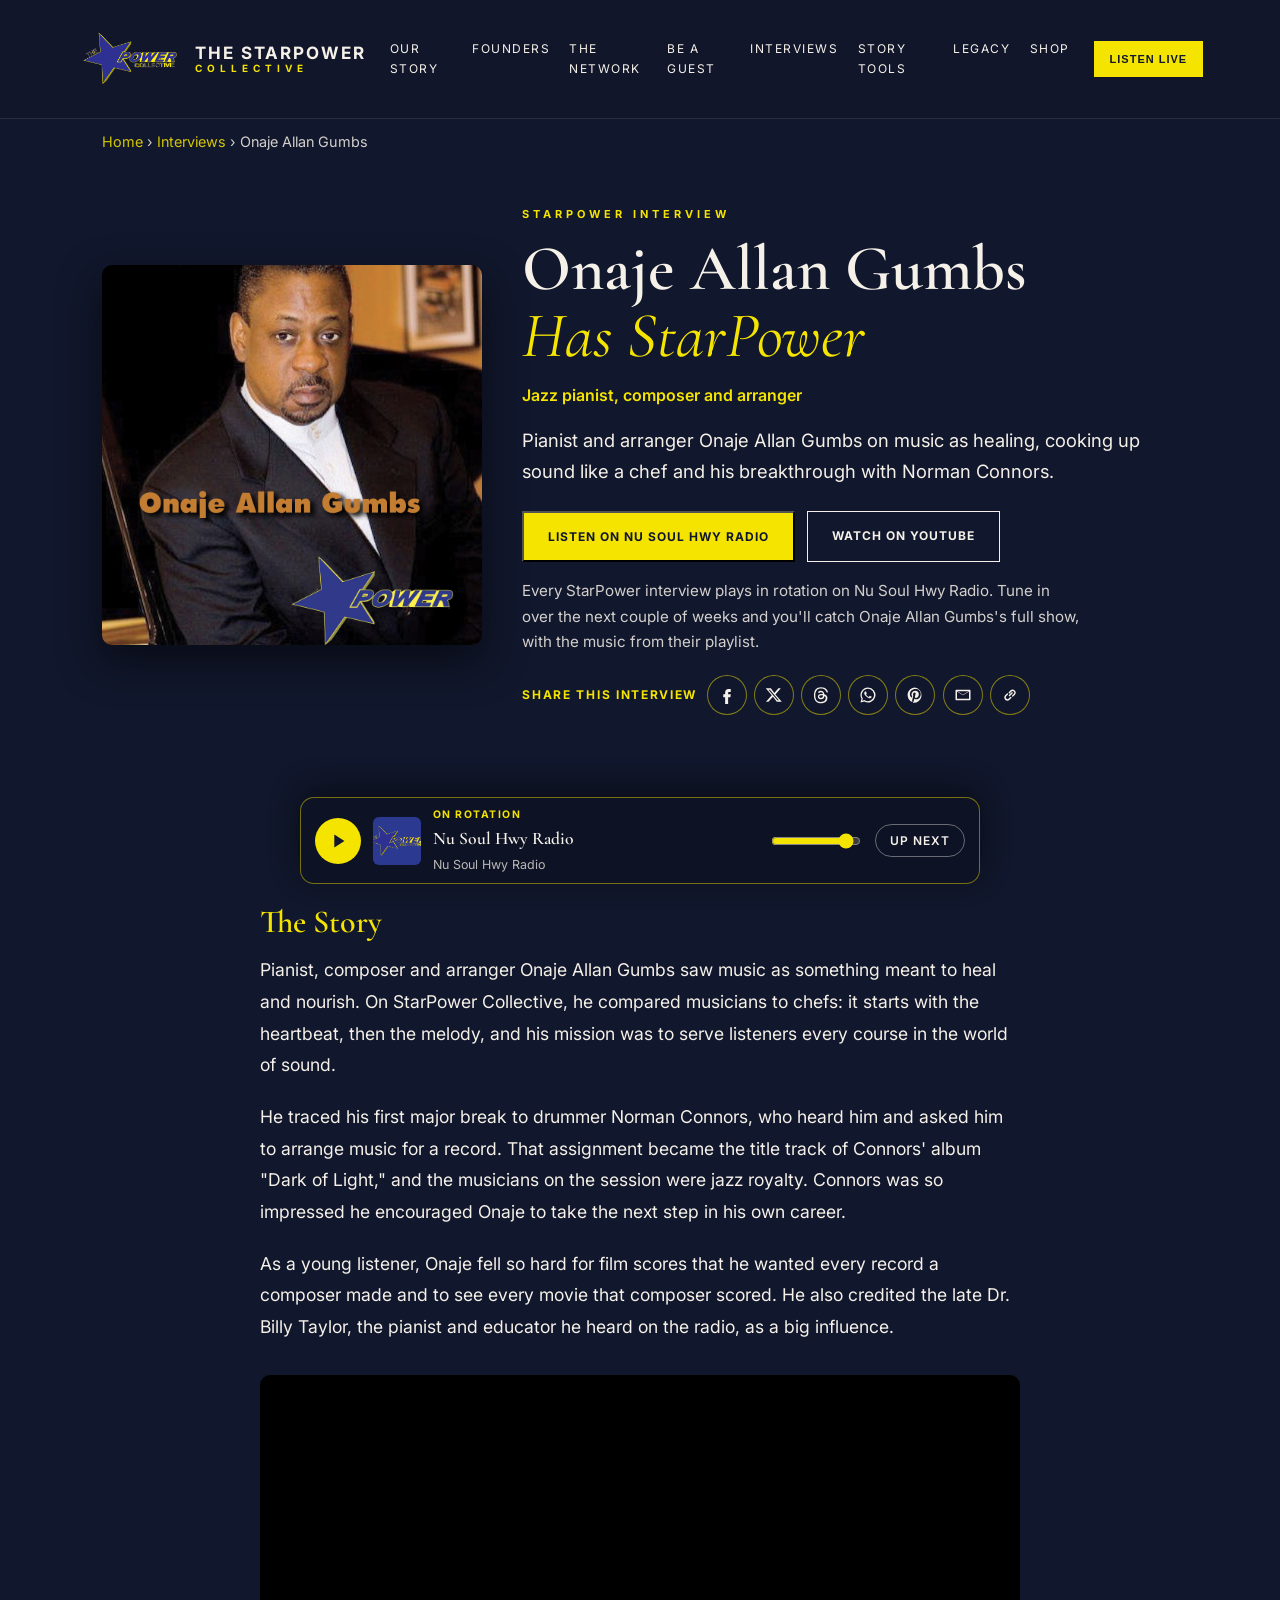
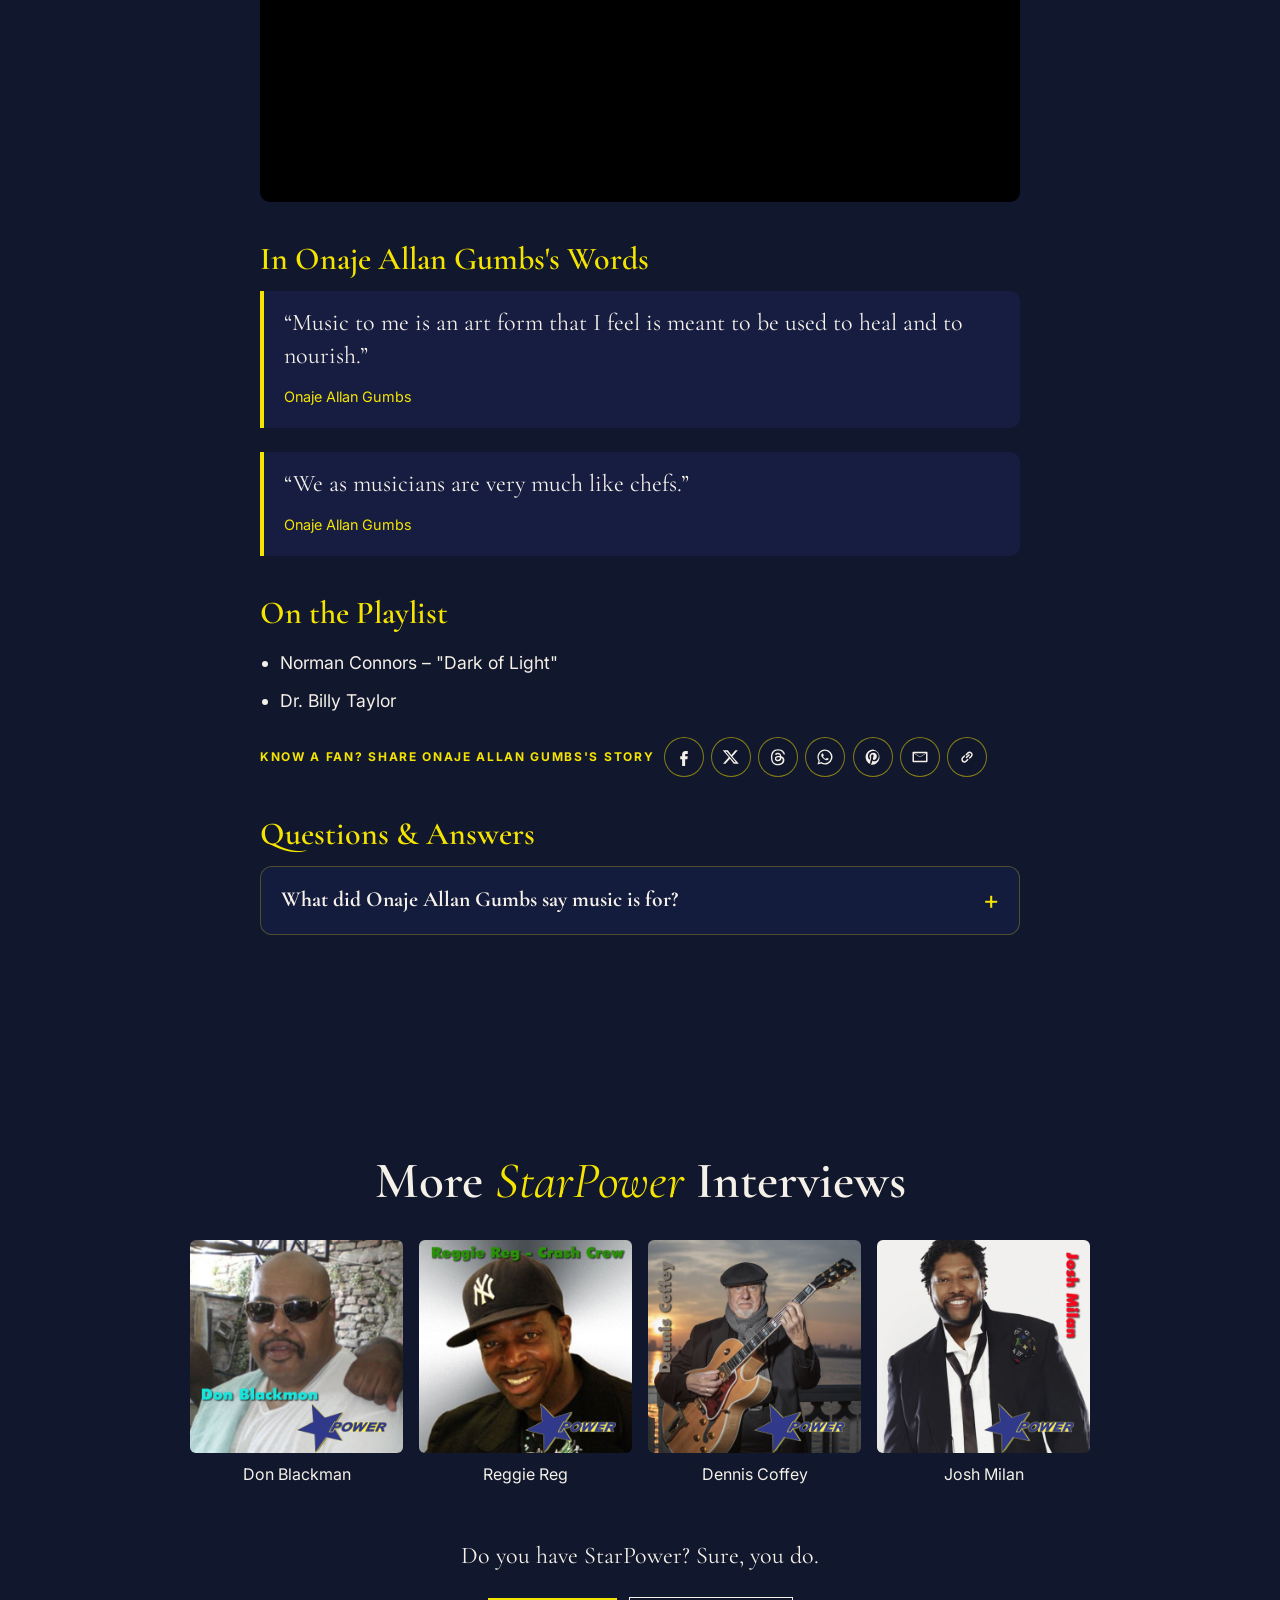
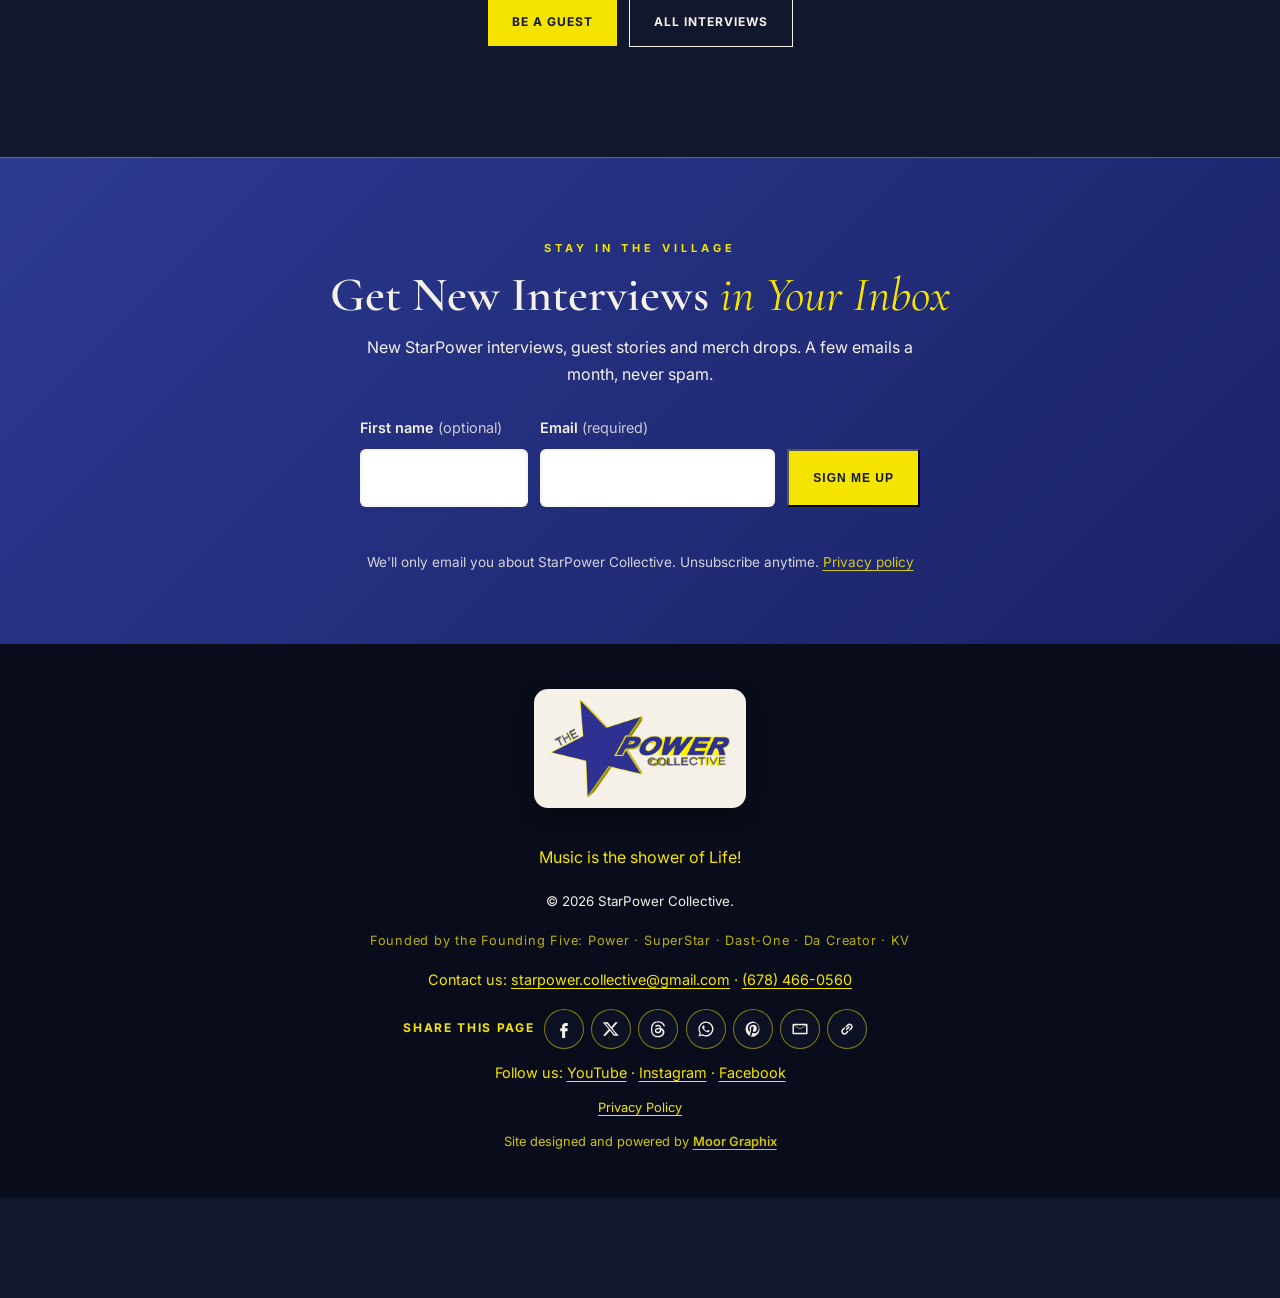
<file: interviews/onaje-allan-gumbs/index.html>
<!DOCTYPE html>
<html lang="en">
<head>
  <meta charset="UTF-8">
  <meta name="viewport" content="width=device-width, initial-scale=1">
  <title>Onaje Allan Gumbs Interview | StarPower Collective</title>
  <meta name="description" content="Pianist and arranger Onaje Allan Gumbs on music as healing, cooking up sound like a chef and his breakthrough with Norman Connors.">
  <link rel="canonical" href="https://starpowercollective.com/interviews/onaje-allan-gumbs/">
  <meta name="robots" content="index, follow, max-image-preview:large">
  <meta name="theme-color" content="#11172c">
  <meta property="og:type" content="article">
  <meta property="og:site_name" content="StarPower Collective">
  <meta property="og:url" content="https://starpowercollective.com/interviews/onaje-allan-gumbs/">
  <meta property="og:title" content="Onaje Allan Gumbs | StarPower Collective">
  <meta property="og:description" content="Pianist and arranger Onaje Allan Gumbs on music as healing, cooking up sound like a chef and his breakthrough with Norman Connors.">
  <meta property="og:image" content="https://starpowercollective.com/images/album-covers/Onaje-Allan-Gumbs.jpg">
  <meta property="og:image:alt" content="Onaje Allan Gumbs | StarPower Collective">
  <meta name="twitter:card" content="summary_large_image">
  <meta name="twitter:title" content="Onaje Allan Gumbs | StarPower Collective">
  <meta name="twitter:description" content="Pianist and arranger Onaje Allan Gumbs on music as healing, cooking up sound like a chef and his breakthrough with Norman Connors.">
  <meta name="twitter:image" content="https://starpowercollective.com/images/album-covers/Onaje-Allan-Gumbs.jpg">
  <link rel="icon" type="image/png" href="/images/starp.png">
  <link rel="apple-touch-icon" href="/images/starp.png">
  <link rel="preconnect" href="https://fonts.googleapis.com">
  <link rel="preconnect" href="https://fonts.gstatic.com" crossorigin>
  <link href="https://fonts.googleapis.com/css2?family=Cormorant+Garamond:wght@400;600;700&family=Inter:wght@400;500;600;700&display=swap" rel="stylesheet">
  <link rel="stylesheet" href="/css/style.css">
  <link rel="stylesheet" href="/css/interviews.css">
  <script type="application/ld+json">
{
  "@context": "https://schema.org",
  "@graph": [
    {
      "@type": "WebPage",
      "@id": "https://starpowercollective.com/interviews/onaje-allan-gumbs/",
      "url": "https://starpowercollective.com/interviews/onaje-allan-gumbs/",
      "name": "Onaje Allan Gumbs Interview | StarPower Collective",
      "description": "Pianist and arranger Onaje Allan Gumbs on music as healing, cooking up sound like a chef and his breakthrough with Norman Connors.",
      "isPartOf": {
        "@id": "https://starpowercollective.com/#website"
      },
      "primaryImageOfPage": "https://starpowercollective.com/images/album-covers/Onaje-Allan-Gumbs.jpg",
      "about": {
        "@id": "https://starpowercollective.com/interviews/onaje-allan-gumbs/#person"
      },
      "inLanguage": "en-US",
      "breadcrumb": {
        "@id": "https://starpowercollective.com/interviews/onaje-allan-gumbs/#breadcrumb"
      }
    },
    {
      "@type": "Person",
      "@id": "https://starpowercollective.com/interviews/onaje-allan-gumbs/#person",
      "name": "Onaje Allan Gumbs",
      "description": "Jazz pianist, composer and arranger",
      "image": "https://starpowercollective.com/images/album-covers/Onaje-Allan-Gumbs.jpg",
      "sameAs": [
        "https://en.wikipedia.org/wiki/Onaje_Allan_Gumbs"
      ]
    },
    {
      "@type": "RadioEpisode",
      "@id": "https://starpowercollective.com/interviews/onaje-allan-gumbs/#episode",
      "name": "Onaje Allan Gumbs on StarPower Collective",
      "description": "Pianist and arranger Onaje Allan Gumbs on music as healing, cooking up sound like a chef and his breakthrough with Norman Connors.",
      "partOfSeries": {
        "@id": "https://starpowercollective.com/#show"
      },
      "url": "https://starpowercollective.com/interviews/onaje-allan-gumbs/",
      "actor": {
        "@id": "https://starpowercollective.com/interviews/onaje-allan-gumbs/#person"
      }
    },
    {
      "@type": "BreadcrumbList",
      "@id": "https://starpowercollective.com/interviews/onaje-allan-gumbs/#breadcrumb",
      "itemListElement": [
        {
          "@type": "ListItem",
          "position": 1,
          "name": "Home",
          "item": "https://starpowercollective.com/"
        },
        {
          "@type": "ListItem",
          "position": 2,
          "name": "Interviews",
          "item": "https://starpowercollective.com/interviews/"
        },
        {
          "@type": "ListItem",
          "position": 3,
          "name": "Onaje Allan Gumbs",
          "item": "https://starpowercollective.com/interviews/onaje-allan-gumbs/"
        }
      ]
    },
    {
      "@type": "FAQPage",
      "@id": "https://starpowercollective.com/interviews/onaje-allan-gumbs/#faq",
      "mainEntity": [
        {
          "@type": "Question",
          "name": "What did Onaje Allan Gumbs say music is for?",
          "acceptedAnswer": {
            "@type": "Answer",
            "text": "Onaje Allan Gumbs told StarPower Collective that music is an art form meant to heal and nourish, and that musicians are like chefs serving every course in the world of sound."
          }
        }
      ]
    }
  ]
}
  </script>
</head>
<body class="guest-page-body">
  <header class="site-header">
    <a class="brand" href="/" aria-label="The StarPower Collective home">
      <img src="/images/star-power-logo.png" alt="StarPower Collective Logo" class="brand-logo">
      <span>THE STARPOWER <small>COLLECTIVE</small></span>
    </a>
    <button class="menu-toggle" aria-label="Open menu" aria-expanded="false">☰</button>
    <nav class="site-nav" aria-label="Main navigation">
      <a href="/#story">Our Story</a>
      <a href="/#founders">Founders</a>
      <a href="/#shows">The Network</a>
      <a href="/#be-a-guest">Be a Guest</a>
      <a href="/interviews/">Interviews</a>
      <a href="/#village">Story Tools</a>
      <a href="/#legacy">Legacy</a>
      <a href="/#shop">Shop</a>
    </nav>
    <button class="listen-live" type="button" data-radio-play>Listen Live</button>
  </header>
  <main>
    <nav class="guest-breadcrumb" aria-label="Breadcrumb"><a href="/">Home</a> <span aria-hidden="true">›</span> <a href="/interviews/">Interviews</a> <span aria-hidden="true">›</span> <span aria-current="page">Onaje Allan Gumbs</span></nav>

    <section class="guest-hero section" aria-labelledby="guest-title">
      <div class="guest-hero-grid">
        <img class="guest-cover" src="/images/album-covers/Onaje-Allan-Gumbs.jpg" alt="Onaje Allan Gumbs StarPower Collective cover" width="1000" height="1000">
        <div>
          <p class="eyebrow">STARPOWER INTERVIEW</p>
          <h1 id="guest-title">Onaje Allan Gumbs <em>Has StarPower</em></h1>
          <p class="guest-known">Jazz pianist, composer and arranger</p>
          <p class="guest-summary">Pianist and arranger Onaje Allan Gumbs on music as healing, cooking up sound like a chef and his breakthrough with Norman Connors.</p>
          <div class="guest-actions">
            <button class="btn btn-gold" type="button" data-radio-play>Listen on Nu Soul Hwy Radio</button>
            <a class="btn btn-outline" href="https://www.youtube.com/watch?v=vRJYzOQ4JoQ" target="_blank" rel="noopener">Watch on YouTube</a>
          </div>
          <p class="guest-rotation">Every StarPower interview plays in rotation on Nu Soul Hwy Radio. Tune in over the next couple of weeks and you&#x27;ll catch Onaje Allan Gumbs&#x27;s full show, with the music from their playlist.</p>
          <div class="share" data-share-label="Share this interview" data-share-text="Onaje Allan Gumbs has StarPower! Read the interview on StarPower Collective" data-share-image="/images/album-covers/Onaje-Allan-Gumbs.jpg"></div>
        </div>
      </div>
    </section>

    <section class="guest-body section">
      <article class="guest-article">
        <h2>The Story</h2>
        <p>Pianist, composer and arranger Onaje Allan Gumbs saw music as something meant to heal and nourish. On StarPower Collective, he compared musicians to chefs: it starts with the heartbeat, then the melody, and his mission was to serve listeners every course in the world of sound.</p>
        <p>He traced his first major break to drummer Norman Connors, who heard him and asked him to arrange music for a record. That assignment became the title track of Connors&#x27; album &quot;Dark of Light,&quot; and the musicians on the session were jazz royalty. Connors was so impressed he encouraged Onaje to take the next step in his own career.</p>
        <p>As a young listener, Onaje fell so hard for film scores that he wanted every record a composer made and to see every movie that composer scored. He also credited the late Dr. Billy Taylor, the pianist and educator he heard on the radio, as a big influence.</p>

      <div class="guest-video">
        <iframe src="https://www.youtube-nocookie.com/embed/vRJYzOQ4JoQ" title="Onaje Allan Gumbs has StarPower: interview highlight" loading="lazy" allow="accelerometer; encrypted-media; picture-in-picture" allowfullscreen></iframe>
      </div>
        <h2>In Onaje Allan Gumbs's Words</h2>
        <blockquote class="guest-quote"><p>“Music to me is an art form that I feel is meant to be used to heal and to nourish.”</p><cite>Onaje Allan Gumbs</cite></blockquote>
        <blockquote class="guest-quote"><p>“We as musicians are very much like chefs.”</p><cite>Onaje Allan Gumbs</cite></blockquote>

        <h2>On the Playlist</h2>
        <ul class="guest-playlist">
          <li>Norman Connors – &quot;Dark of Light&quot;</li>
          <li>Dr. Billy Taylor</li>
        </ul>

        <div class="share" data-share-label="Know a fan? Share Onaje Allan Gumbs's story" data-share-text="Onaje Allan Gumbs has StarPower! Read the interview on StarPower Collective" data-share-image="/images/album-covers/Onaje-Allan-Gumbs.jpg"></div>

        <h2>Questions &amp; Answers</h2>
        <div class="faq-list guest-faq">
        <details class="faq-item"><summary><h3>What did Onaje Allan Gumbs say music is for?</h3></summary><p>Onaje Allan Gumbs told StarPower Collective that music is an art form meant to heal and nourish, and that musicians are like chefs serving every course in the world of sound.</p></details>
        </div>
      </article>
    </section>

    <section class="guest-more section" aria-labelledby="more-title">
      <h2 id="more-title">More <em>StarPower</em> Interviews</h2>
      <ul class="guest-more-grid">
        <li><a href="/interviews/don-blackman/"><img src="/images/album-covers/Don-Blackmon.jpg" alt="" width="160" height="160" loading="lazy"><span>Don Blackman</span></a></li>
        <li><a href="/interviews/reggie-reg/"><img src="/images/album-covers/Reggie-Reg---Crash-Crew.jpg" alt="" width="160" height="160" loading="lazy"><span>Reggie Reg</span></a></li>
        <li><a href="/interviews/dennis-coffey/"><img src="/images/album-covers/Dennis-Coffey.jpg" alt="" width="160" height="160" loading="lazy"><span>Dennis Coffey</span></a></li>
        <li><a href="/interviews/josh-milan/"><img src="/images/album-covers/Josh-Milan.jpg" alt="" width="160" height="160" loading="lazy"><span>Josh Milan</span></a></li>
      </ul>
      <div class="guest-cta">
        <p>Do you have StarPower? Sure, you do.</p>
        <a class="btn btn-gold" href="/#be-a-guest">Be a Guest</a>
        <a class="btn btn-outline" href="/interviews/">All Interviews</a>
      </div>
    </section>
  </main>
  <section class="signup-band" aria-labelledby="signup-title">
    <div class="signup-inner">
      <p class="eyebrow">STAY IN THE VILLAGE</p>
      <h2 id="signup-title">Get New Interviews <em>in Your Inbox</em></h2>
      <p class="signup-lead">New StarPower interviews, guest stories and merch drops. A few emails a month, never spam.</p>
      <!-- Signups go to the same Formspree account as guest applications, labeled "Newsletter Signup".
           To use a separate list later, replace the address in action="" with your new Formspree form. -->
      <form class="signup-form" action="https://formspree.io/f/xjyynkyo" method="POST" novalidate>
        <input type="hidden" name="source" value="Newsletter">
        <input type="hidden" name="_subject" value="Newsletter Signup: StarPower Collective">
        <div class="signup-hp" aria-hidden="true"><label>Leave empty <input type="text" name="_gotcha" tabindex="-1" autocomplete="off"></label></div>
        <div class="signup-fields">
          <label class="signup-label" for="sub-name">First name <span>(optional)</span></label>
          <input id="sub-name" type="text" name="first_name" autocomplete="given-name">
          <label class="signup-label" for="sub-email">Email <span>(required)</span></label>
          <input id="sub-email" type="email" name="email" autocomplete="email" required>
          <button class="btn btn-gold" type="submit">Sign Me Up</button>
        </div>
        <p class="signup-status" role="status" aria-live="polite"></p>
        <p class="signup-privacy">We'll only email you about StarPower Collective. Unsubscribe anytime. <a href="/privacy/">Privacy policy</a></p>
      </form>
    </div>
  </section>
  <footer class="footer">
    <a class="footer-logo" href="/" aria-label="StarPower Collective home">
      <img src="/images/starpower-logo-footer.png" alt="The StarPower Collective logo" width="480" height="264" loading="lazy">
    </a>
    <p>Music is the shower of Life!</p>
    <small>© <span id="year"></span> StarPower Collective.</small>
    <p class="founders-footer">Founded by the Founding Five: Power · SuperStar · Dast-One · Da Creator · KV</p>
    <p class="footer-contact">Contact us: <a href="mailto:starpower.collective@gmail.com">starpower.collective@gmail.com</a> · <a href="tel:+16784660560">(678) 466-0560</a></p>
    <div class="share" data-share-label="Share this page"></div>
    <p class="footer-social">Follow us:
      <a href="https://www.youtube.com/@StarPowerCollective" target="_blank" rel="noopener">YouTube</a> ·
      <a href="https://www.instagram.com/starpower.collective_inc/" target="_blank" rel="noopener">Instagram</a> ·
      <a href="https://www.facebook.com/starpower.collective" target="_blank" rel="noopener">Facebook</a>
    </p>
    <p class="footer-legal"><a href="/privacy/">Privacy Policy</a></p>
    <p class="footer-credit">Site designed and powered by <a href="https://moorgraphix.com" target="_blank" rel="noopener">Moor Graphix</a></p>
  </footer>
  <aside class="np-bar" id="np-bar" aria-label="Nu Soul Hwy Radio player">
    <div class="np-panel" id="np-panel" hidden>
      <p class="np-panel-label">Up next</p>
      <p class="np-next">Loading…</p>
      <p class="np-panel-label">Recently played</p>
      <ol class="np-history"></ol>
      <a class="np-direct" href="https://streamer.radio.co/s8dd253f7b/listen" target="_blank" rel="noopener">Open the stream in a new tab</a>
    </div>
    <div class="np-main">
      <button class="np-play" type="button" aria-pressed="false" aria-label="Play Nu Soul Hwy Radio">
        <svg class="np-icon-play" viewBox="0 0 24 24" aria-hidden="true"><path d="M8 5v14l11-7z"/></svg>
        <svg class="np-icon-pause" viewBox="0 0 24 24" aria-hidden="true"><path d="M6 5h4v14H6zM14 5h4v14h-4z"/></svg>
      </button>
      <img class="np-art" src="/images/star-power-logo.png" alt="Nu Soul Hwy Radio logo" width="56" height="56">
      <div class="np-info">
        <p class="np-meta"><span class="np-badge">On Rotation</span><span class="np-eq" aria-hidden="true"><i></i><i></i><i></i></span></p>
        <p class="np-title">Nu Soul Hwy Radio</p>
        <p class="np-sub">Loading what's playing…</p>
      </div>
      <label class="np-vol-wrap"><span class="sr-only">Volume</span>
        <input class="np-volume" type="range" min="0" max="1" step="0.05" value="0.9">
      </label>
      <button class="np-toggle" type="button" aria-expanded="false" aria-controls="np-panel">Up next</button>
    </div>
    <p class="np-status sr-only" aria-live="polite"></p>
  </aside>
  <script>
    document.getElementById("year").textContent = new Date().getFullYear();
    (() => {
      const b = document.querySelector(".menu-toggle"), n = document.querySelector(".site-nav");
      if (!b || !n) return;
      b.addEventListener("click", () => {
        const open = n.classList.toggle("open");
        b.setAttribute("aria-expanded", String(open));
        b.setAttribute("aria-label", open ? "Close menu" : "Open menu");
      });
    })();
  </script>
  <script src="/js/radio-player.js" defer></script>
  <script src="/js/site-extras.js" defer></script>
</body>
</html>
</file>
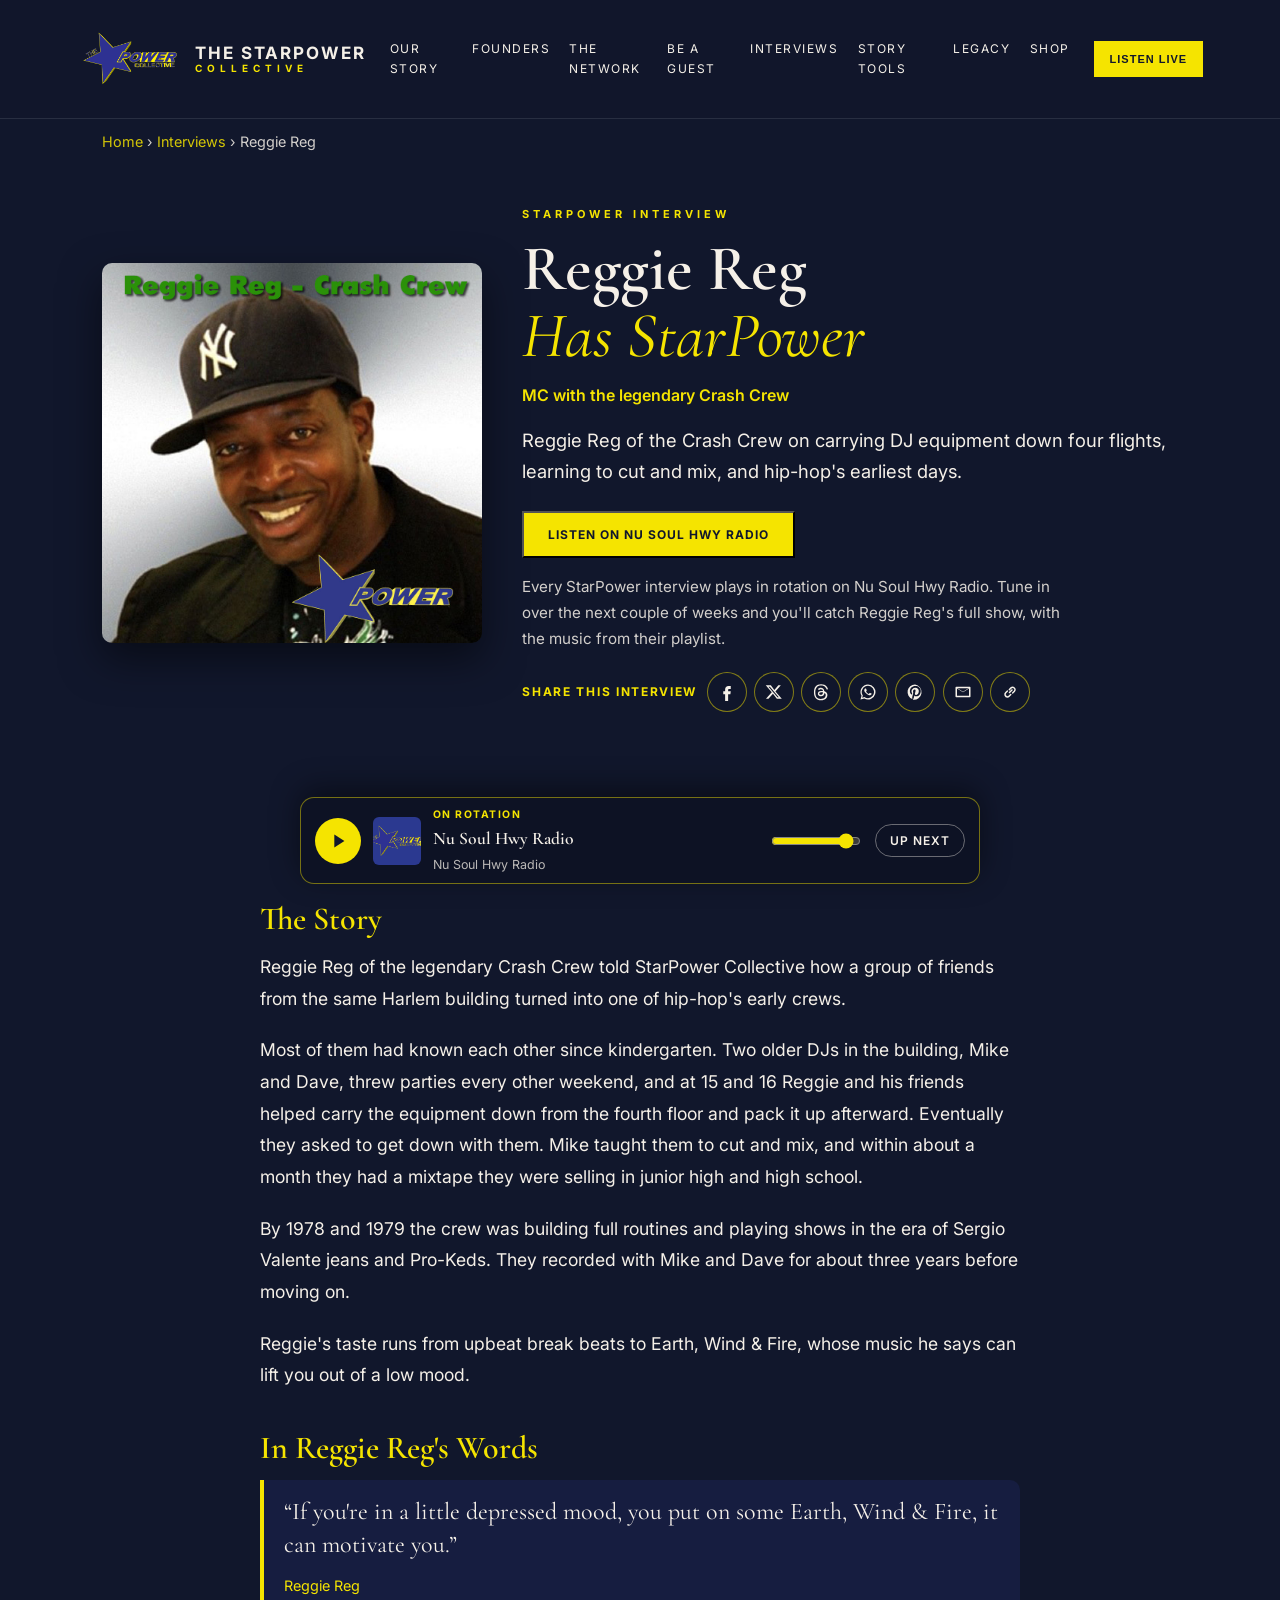
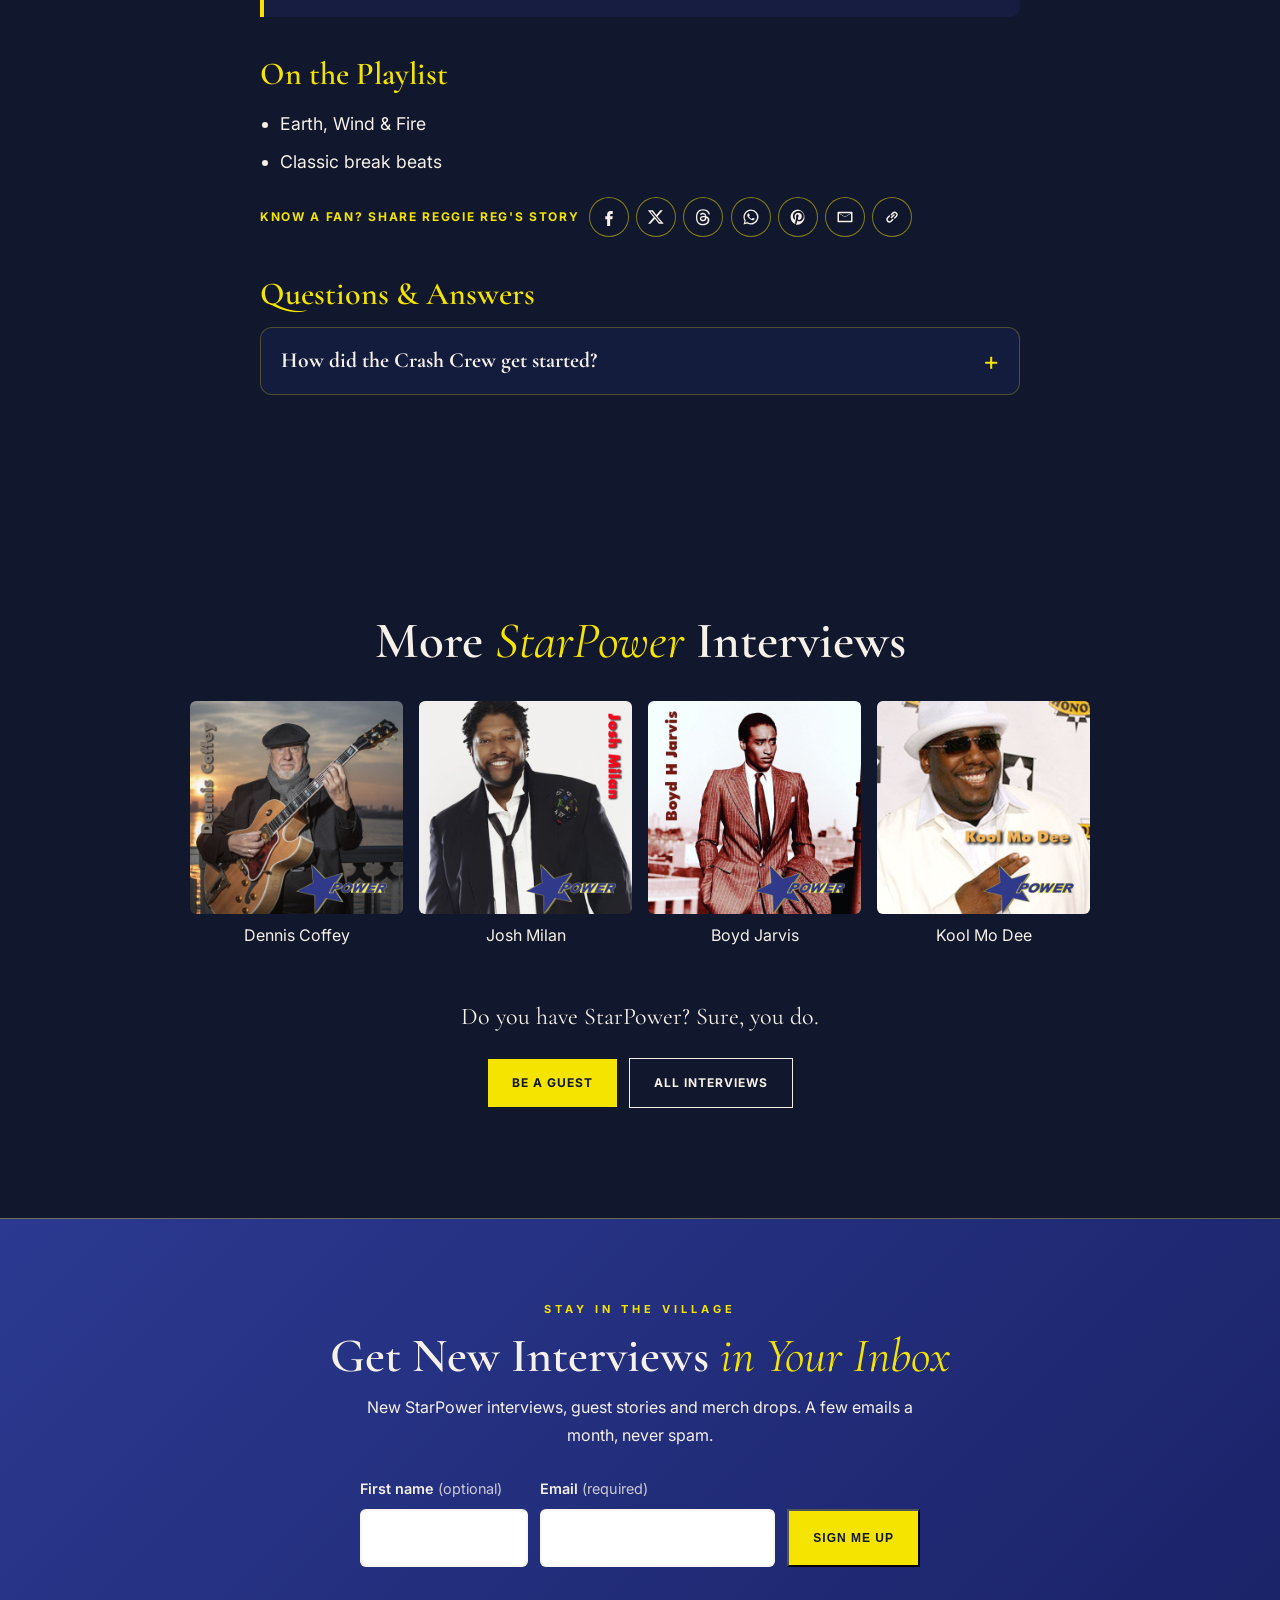
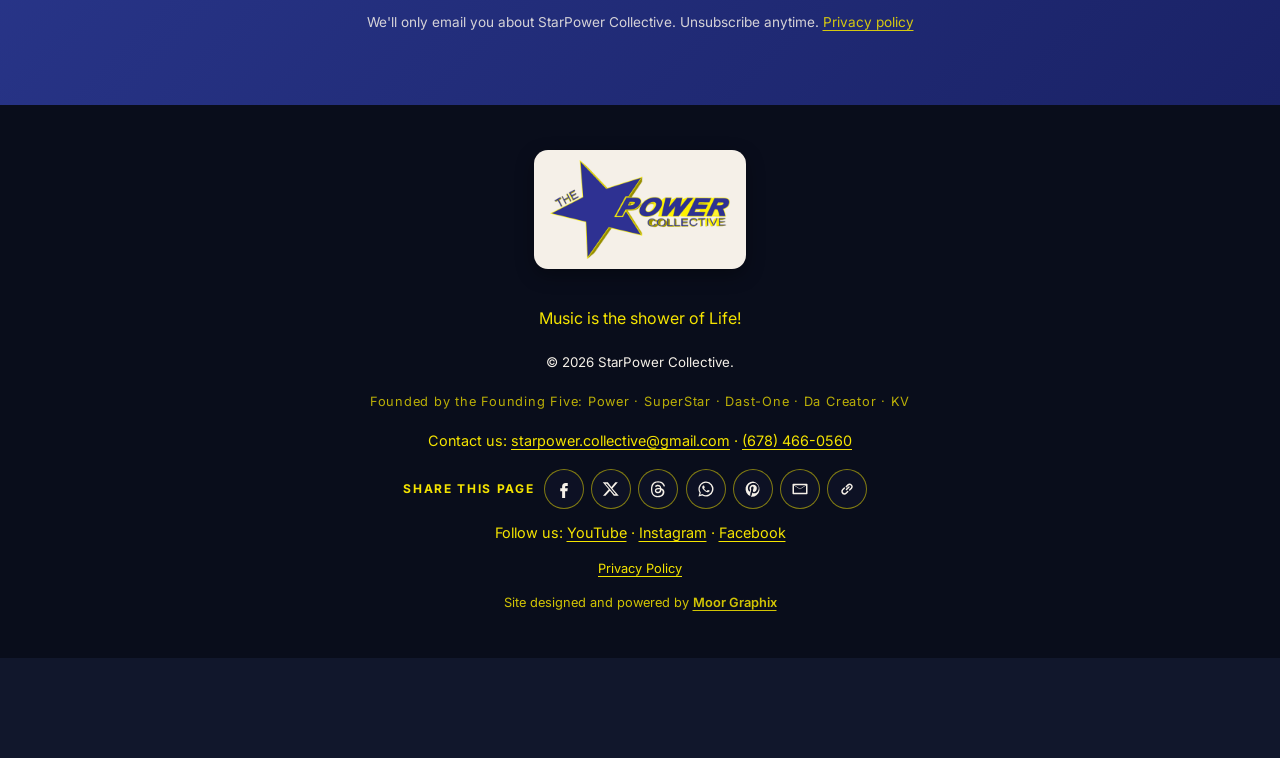
<file: interviews/reggie-reg/index.html>
<!DOCTYPE html>
<html lang="en">
<head>
  <meta charset="UTF-8">
  <meta name="viewport" content="width=device-width, initial-scale=1">
  <title>Reggie Reg Interview | StarPower Collective</title>
  <meta name="description" content="Reggie Reg of the Crash Crew on carrying DJ equipment down four flights, learning to cut and mix, and hip-hop&#x27;s earliest days.">
  <link rel="canonical" href="https://starpowercollective.com/interviews/reggie-reg/">
  <meta name="robots" content="index, follow, max-image-preview:large">
  <meta name="theme-color" content="#11172c">
  <meta property="og:type" content="article">
  <meta property="og:site_name" content="StarPower Collective">
  <meta property="og:url" content="https://starpowercollective.com/interviews/reggie-reg/">
  <meta property="og:title" content="Reggie Reg | StarPower Collective">
  <meta property="og:description" content="Reggie Reg of the Crash Crew on carrying DJ equipment down four flights, learning to cut and mix, and hip-hop&#x27;s earliest days.">
  <meta property="og:image" content="https://starpowercollective.com/images/album-covers/Reggie-Reg---Crash-Crew.jpg">
  <meta property="og:image:alt" content="Reggie Reg | StarPower Collective">
  <meta name="twitter:card" content="summary_large_image">
  <meta name="twitter:title" content="Reggie Reg | StarPower Collective">
  <meta name="twitter:description" content="Reggie Reg of the Crash Crew on carrying DJ equipment down four flights, learning to cut and mix, and hip-hop&#x27;s earliest days.">
  <meta name="twitter:image" content="https://starpowercollective.com/images/album-covers/Reggie-Reg---Crash-Crew.jpg">
  <link rel="icon" type="image/png" href="/images/starp.png">
  <link rel="apple-touch-icon" href="/images/starp.png">
  <link rel="preconnect" href="https://fonts.googleapis.com">
  <link rel="preconnect" href="https://fonts.gstatic.com" crossorigin>
  <link href="https://fonts.googleapis.com/css2?family=Cormorant+Garamond:wght@400;600;700&family=Inter:wght@400;500;600;700&display=swap" rel="stylesheet">
  <link rel="stylesheet" href="/css/style.css">
  <link rel="stylesheet" href="/css/interviews.css">
  <script type="application/ld+json">
{
  "@context": "https://schema.org",
  "@graph": [
    {
      "@type": "WebPage",
      "@id": "https://starpowercollective.com/interviews/reggie-reg/",
      "url": "https://starpowercollective.com/interviews/reggie-reg/",
      "name": "Reggie Reg Interview | StarPower Collective",
      "description": "Reggie Reg of the Crash Crew on carrying DJ equipment down four flights, learning to cut and mix, and hip-hop's earliest days.",
      "isPartOf": {
        "@id": "https://starpowercollective.com/#website"
      },
      "primaryImageOfPage": "https://starpowercollective.com/images/album-covers/Reggie-Reg---Crash-Crew.jpg",
      "about": {
        "@id": "https://starpowercollective.com/interviews/reggie-reg/#person"
      },
      "inLanguage": "en-US",
      "breadcrumb": {
        "@id": "https://starpowercollective.com/interviews/reggie-reg/#breadcrumb"
      }
    },
    {
      "@type": "Person",
      "@id": "https://starpowercollective.com/interviews/reggie-reg/#person",
      "name": "Reggie Reg",
      "description": "MC with the legendary Crash Crew",
      "image": "https://starpowercollective.com/images/album-covers/Reggie-Reg---Crash-Crew.jpg",
      "memberOf": {
        "@type": "MusicGroup",
        "name": "Crash Crew",
        "sameAs": "https://en.wikipedia.org/wiki/Crash_Crew"
      }
    },
    {
      "@type": "RadioEpisode",
      "@id": "https://starpowercollective.com/interviews/reggie-reg/#episode",
      "name": "Reggie Reg on StarPower Collective",
      "description": "Reggie Reg of the Crash Crew on carrying DJ equipment down four flights, learning to cut and mix, and hip-hop's earliest days.",
      "partOfSeries": {
        "@id": "https://starpowercollective.com/#show"
      },
      "url": "https://starpowercollective.com/interviews/reggie-reg/",
      "actor": {
        "@id": "https://starpowercollective.com/interviews/reggie-reg/#person"
      }
    },
    {
      "@type": "BreadcrumbList",
      "@id": "https://starpowercollective.com/interviews/reggie-reg/#breadcrumb",
      "itemListElement": [
        {
          "@type": "ListItem",
          "position": 1,
          "name": "Home",
          "item": "https://starpowercollective.com/"
        },
        {
          "@type": "ListItem",
          "position": 2,
          "name": "Interviews",
          "item": "https://starpowercollective.com/interviews/"
        },
        {
          "@type": "ListItem",
          "position": 3,
          "name": "Reggie Reg",
          "item": "https://starpowercollective.com/interviews/reggie-reg/"
        }
      ]
    },
    {
      "@type": "FAQPage",
      "@id": "https://starpowercollective.com/interviews/reggie-reg/#faq",
      "mainEntity": [
        {
          "@type": "Question",
          "name": "How did the Crash Crew get started?",
          "acceptedAnswer": {
            "@type": "Answer",
            "text": "Reggie Reg told StarPower Collective the Crash Crew grew out of friends from the same Harlem building who helped two older DJs, Mike and Dave, carry equipment to parties, then learned to cut and mix from them."
          }
        }
      ]
    }
  ]
}
  </script>
</head>
<body class="guest-page-body">
  <header class="site-header">
    <a class="brand" href="/" aria-label="The StarPower Collective home">
      <img src="/images/star-power-logo.png" alt="StarPower Collective Logo" class="brand-logo">
      <span>THE STARPOWER <small>COLLECTIVE</small></span>
    </a>
    <button class="menu-toggle" aria-label="Open menu" aria-expanded="false">☰</button>
    <nav class="site-nav" aria-label="Main navigation">
      <a href="/#story">Our Story</a>
      <a href="/#founders">Founders</a>
      <a href="/#shows">The Network</a>
      <a href="/#be-a-guest">Be a Guest</a>
      <a href="/interviews/">Interviews</a>
      <a href="/#village">Story Tools</a>
      <a href="/#legacy">Legacy</a>
      <a href="/#shop">Shop</a>
    </nav>
    <button class="listen-live" type="button" data-radio-play>Listen Live</button>
  </header>
  <main>
    <nav class="guest-breadcrumb" aria-label="Breadcrumb"><a href="/">Home</a> <span aria-hidden="true">›</span> <a href="/interviews/">Interviews</a> <span aria-hidden="true">›</span> <span aria-current="page">Reggie Reg</span></nav>

    <section class="guest-hero section" aria-labelledby="guest-title">
      <div class="guest-hero-grid">
        <img class="guest-cover" src="/images/album-covers/Reggie-Reg---Crash-Crew.jpg" alt="Reggie Reg StarPower Collective cover" width="1000" height="1000">
        <div>
          <p class="eyebrow">STARPOWER INTERVIEW</p>
          <h1 id="guest-title">Reggie Reg <em>Has StarPower</em></h1>
          <p class="guest-known">MC with the legendary Crash Crew</p>
          <p class="guest-summary">Reggie Reg of the Crash Crew on carrying DJ equipment down four flights, learning to cut and mix, and hip-hop&#x27;s earliest days.</p>
          <div class="guest-actions">
            <button class="btn btn-gold" type="button" data-radio-play>Listen on Nu Soul Hwy Radio</button>
            
          </div>
          <p class="guest-rotation">Every StarPower interview plays in rotation on Nu Soul Hwy Radio. Tune in over the next couple of weeks and you&#x27;ll catch Reggie Reg&#x27;s full show, with the music from their playlist.</p>
          <div class="share" data-share-label="Share this interview" data-share-text="Reggie Reg has StarPower! Read the interview on StarPower Collective" data-share-image="/images/album-covers/Reggie-Reg---Crash-Crew.jpg"></div>
        </div>
      </div>
    </section>

    <section class="guest-body section">
      <article class="guest-article">
        <h2>The Story</h2>
        <p>Reggie Reg of the legendary Crash Crew told StarPower Collective how a group of friends from the same Harlem building turned into one of hip-hop&#x27;s early crews.</p>
        <p>Most of them had known each other since kindergarten. Two older DJs in the building, Mike and Dave, threw parties every other weekend, and at 15 and 16 Reggie and his friends helped carry the equipment down from the fourth floor and pack it up afterward. Eventually they asked to get down with them. Mike taught them to cut and mix, and within about a month they had a mixtape they were selling in junior high and high school.</p>
        <p>By 1978 and 1979 the crew was building full routines and playing shows in the era of Sergio Valente jeans and Pro-Keds. They recorded with Mike and Dave for about three years before moving on.</p>
        <p>Reggie&#x27;s taste runs from upbeat break beats to Earth, Wind &amp; Fire, whose music he says can lift you out of a low mood.</p>

        <h2>In Reggie Reg's Words</h2>
        <blockquote class="guest-quote"><p>“If you&#x27;re in a little depressed mood, you put on some Earth, Wind &amp; Fire, it can motivate you.”</p><cite>Reggie Reg</cite></blockquote>

        <h2>On the Playlist</h2>
        <ul class="guest-playlist">
          <li>Earth, Wind &amp; Fire</li>
          <li>Classic break beats</li>
        </ul>

        <div class="share" data-share-label="Know a fan? Share Reggie Reg's story" data-share-text="Reggie Reg has StarPower! Read the interview on StarPower Collective" data-share-image="/images/album-covers/Reggie-Reg---Crash-Crew.jpg"></div>

        <h2>Questions &amp; Answers</h2>
        <div class="faq-list guest-faq">
        <details class="faq-item"><summary><h3>How did the Crash Crew get started?</h3></summary><p>Reggie Reg told StarPower Collective the Crash Crew grew out of friends from the same Harlem building who helped two older DJs, Mike and Dave, carry equipment to parties, then learned to cut and mix from them.</p></details>
        </div>
      </article>
    </section>

    <section class="guest-more section" aria-labelledby="more-title">
      <h2 id="more-title">More <em>StarPower</em> Interviews</h2>
      <ul class="guest-more-grid">
        <li><a href="/interviews/dennis-coffey/"><img src="/images/album-covers/Dennis-Coffey.jpg" alt="" width="160" height="160" loading="lazy"><span>Dennis Coffey</span></a></li>
        <li><a href="/interviews/josh-milan/"><img src="/images/album-covers/Josh-Milan.jpg" alt="" width="160" height="160" loading="lazy"><span>Josh Milan</span></a></li>
        <li><a href="/interviews/boyd-jarvis/"><img src="/images/album-covers/Boyd-H-Jarvis.jpg" alt="" width="160" height="160" loading="lazy"><span>Boyd Jarvis</span></a></li>
        <li><a href="/interviews/kool-mo-dee/"><img src="/images/album-covers/KoolMoDee.jpg" alt="" width="160" height="160" loading="lazy"><span>Kool Mo Dee</span></a></li>
      </ul>
      <div class="guest-cta">
        <p>Do you have StarPower? Sure, you do.</p>
        <a class="btn btn-gold" href="/#be-a-guest">Be a Guest</a>
        <a class="btn btn-outline" href="/interviews/">All Interviews</a>
      </div>
    </section>
  </main>
  <section class="signup-band" aria-labelledby="signup-title">
    <div class="signup-inner">
      <p class="eyebrow">STAY IN THE VILLAGE</p>
      <h2 id="signup-title">Get New Interviews <em>in Your Inbox</em></h2>
      <p class="signup-lead">New StarPower interviews, guest stories and merch drops. A few emails a month, never spam.</p>
      <!-- Signups go to the same Formspree account as guest applications, labeled "Newsletter Signup".
           To use a separate list later, replace the address in action="" with your new Formspree form. -->
      <form class="signup-form" action="https://formspree.io/f/xjyynkyo" method="POST" novalidate>
        <input type="hidden" name="source" value="Newsletter">
        <input type="hidden" name="_subject" value="Newsletter Signup: StarPower Collective">
        <div class="signup-hp" aria-hidden="true"><label>Leave empty <input type="text" name="_gotcha" tabindex="-1" autocomplete="off"></label></div>
        <div class="signup-fields">
          <label class="signup-label" for="sub-name">First name <span>(optional)</span></label>
          <input id="sub-name" type="text" name="first_name" autocomplete="given-name">
          <label class="signup-label" for="sub-email">Email <span>(required)</span></label>
          <input id="sub-email" type="email" name="email" autocomplete="email" required>
          <button class="btn btn-gold" type="submit">Sign Me Up</button>
        </div>
        <p class="signup-status" role="status" aria-live="polite"></p>
        <p class="signup-privacy">We'll only email you about StarPower Collective. Unsubscribe anytime. <a href="/privacy/">Privacy policy</a></p>
      </form>
    </div>
  </section>
  <footer class="footer">
    <a class="footer-logo" href="/" aria-label="StarPower Collective home">
      <img src="/images/starpower-logo-footer.png" alt="The StarPower Collective logo" width="480" height="264" loading="lazy">
    </a>
    <p>Music is the shower of Life!</p>
    <small>© <span id="year"></span> StarPower Collective.</small>
    <p class="founders-footer">Founded by the Founding Five: Power · SuperStar · Dast-One · Da Creator · KV</p>
    <p class="footer-contact">Contact us: <a href="mailto:starpower.collective@gmail.com">starpower.collective@gmail.com</a> · <a href="tel:+16784660560">(678) 466-0560</a></p>
    <div class="share" data-share-label="Share this page"></div>
    <p class="footer-social">Follow us:
      <a href="https://www.youtube.com/@StarPowerCollective" target="_blank" rel="noopener">YouTube</a> ·
      <a href="https://www.instagram.com/starpower.collective_inc/" target="_blank" rel="noopener">Instagram</a> ·
      <a href="https://www.facebook.com/starpower.collective" target="_blank" rel="noopener">Facebook</a>
    </p>
    <p class="footer-legal"><a href="/privacy/">Privacy Policy</a></p>
    <p class="footer-credit">Site designed and powered by <a href="https://moorgraphix.com" target="_blank" rel="noopener">Moor Graphix</a></p>
  </footer>
  <aside class="np-bar" id="np-bar" aria-label="Nu Soul Hwy Radio player">
    <div class="np-panel" id="np-panel" hidden>
      <p class="np-panel-label">Up next</p>
      <p class="np-next">Loading…</p>
      <p class="np-panel-label">Recently played</p>
      <ol class="np-history"></ol>
      <a class="np-direct" href="https://streamer.radio.co/s8dd253f7b/listen" target="_blank" rel="noopener">Open the stream in a new tab</a>
    </div>
    <div class="np-main">
      <button class="np-play" type="button" aria-pressed="false" aria-label="Play Nu Soul Hwy Radio">
        <svg class="np-icon-play" viewBox="0 0 24 24" aria-hidden="true"><path d="M8 5v14l11-7z"/></svg>
        <svg class="np-icon-pause" viewBox="0 0 24 24" aria-hidden="true"><path d="M6 5h4v14H6zM14 5h4v14h-4z"/></svg>
      </button>
      <img class="np-art" src="/images/star-power-logo.png" alt="Nu Soul Hwy Radio logo" width="56" height="56">
      <div class="np-info">
        <p class="np-meta"><span class="np-badge">On Rotation</span><span class="np-eq" aria-hidden="true"><i></i><i></i><i></i></span></p>
        <p class="np-title">Nu Soul Hwy Radio</p>
        <p class="np-sub">Loading what's playing…</p>
      </div>
      <label class="np-vol-wrap"><span class="sr-only">Volume</span>
        <input class="np-volume" type="range" min="0" max="1" step="0.05" value="0.9">
      </label>
      <button class="np-toggle" type="button" aria-expanded="false" aria-controls="np-panel">Up next</button>
    </div>
    <p class="np-status sr-only" aria-live="polite"></p>
  </aside>
  <script>
    document.getElementById("year").textContent = new Date().getFullYear();
    (() => {
      const b = document.querySelector(".menu-toggle"), n = document.querySelector(".site-nav");
      if (!b || !n) return;
      b.addEventListener("click", () => {
        const open = n.classList.toggle("open");
        b.setAttribute("aria-expanded", String(open));
        b.setAttribute("aria-label", open ? "Close menu" : "Open menu");
      });
    })();
  </script>
  <script src="/js/radio-player.js" defer></script>
  <script src="/js/site-extras.js" defer></script>
</body>
</html>
</file>
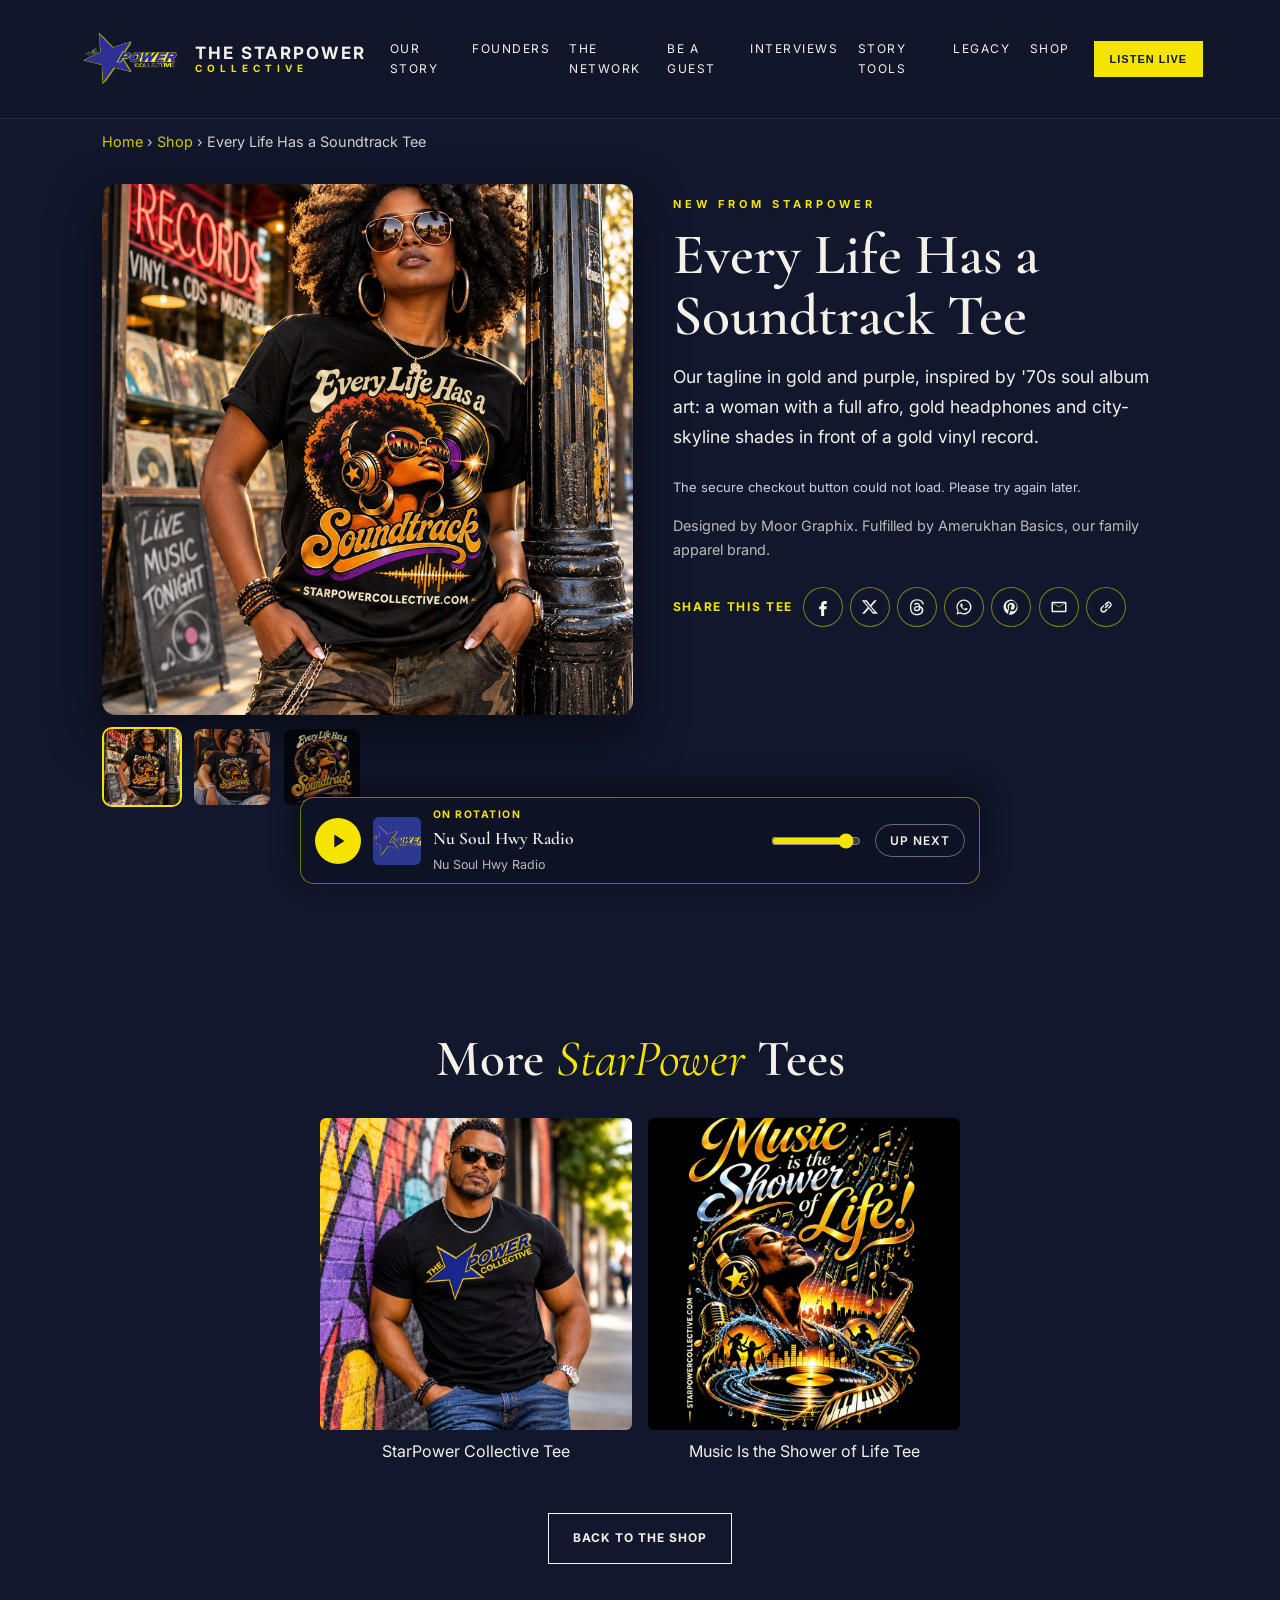
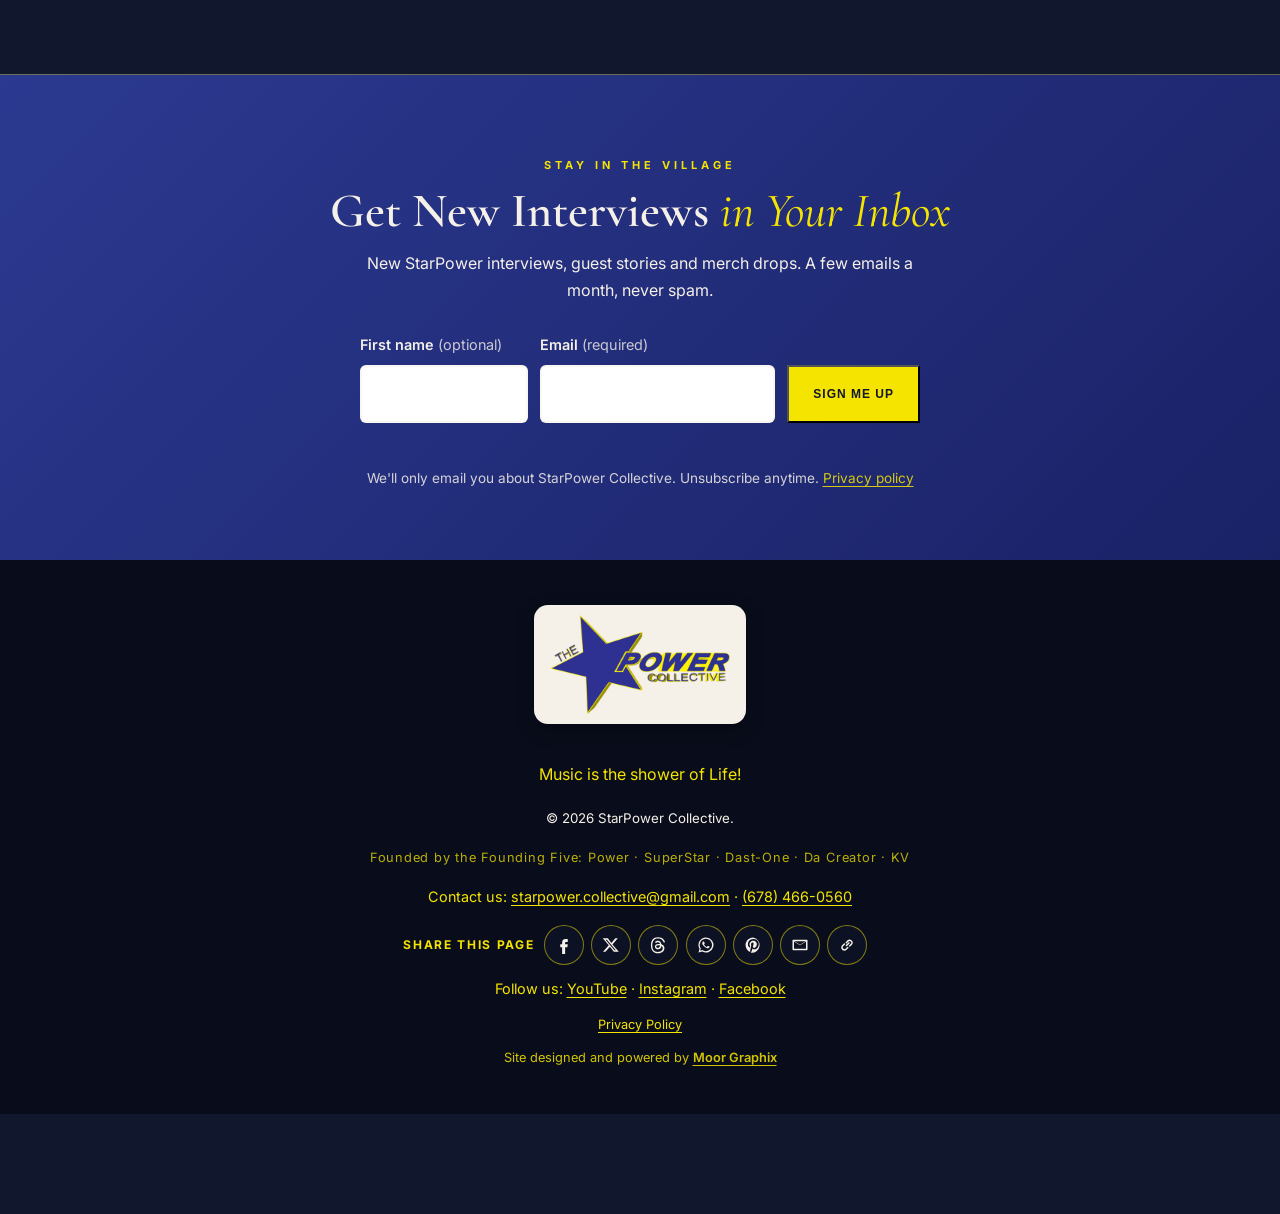
<file: shop/every-life-has-a-soundtrack-tee/index.html>
<!DOCTYPE html>
<html lang="en">
<head>
  <meta charset="UTF-8">
  <meta name="viewport" content="width=device-width, initial-scale=1">
  <title>Every Life Has a Soundtrack Tee | StarPower Collective Shop</title>
  <meta name="description" content="Our tagline in gold and purple, inspired by &#x27;70s soul album art: a woman with a full afro, gold headphones and city-skyline shades in front of a gold vinyl record.">
  <link rel="canonical" href="https://starpowercollective.com/shop/every-life-has-a-soundtrack-tee/">
  <meta name="robots" content="index, follow, max-image-preview:large">
  <meta name="theme-color" content="#11172c">
  <meta property="og:type" content="product">
  <meta property="og:site_name" content="StarPower Collective">
  <meta property="og:url" content="https://starpowercollective.com/shop/every-life-has-a-soundtrack-tee/">
  <meta property="og:title" content="Every Life Has a Soundtrack Tee | StarPower Collective">
  <meta property="og:description" content="Our tagline in gold and purple, inspired by &#x27;70s soul album art: a woman with a full afro, gold headphones and city-skyline shades in front of a gold vinyl record.">
  <meta property="og:image" content="https://starpowercollective.com/images/shop/og-soundtrack-tee.jpg">
  <meta property="og:image:alt" content="Every Life Has a Soundtrack Tee | StarPower Collective">
  <meta name="twitter:card" content="summary_large_image">
  <meta name="twitter:title" content="Every Life Has a Soundtrack Tee | StarPower Collective">
  <meta name="twitter:description" content="Our tagline in gold and purple, inspired by &#x27;70s soul album art: a woman with a full afro, gold headphones and city-skyline shades in front of a gold vinyl record.">
  <meta name="twitter:image" content="https://starpowercollective.com/images/shop/og-soundtrack-tee.jpg">
  <link rel="icon" type="image/png" href="/images/starp.png">
  <link rel="apple-touch-icon" href="/images/starp.png">
  <link rel="preconnect" href="https://fonts.googleapis.com">
  <link rel="preconnect" href="https://fonts.gstatic.com" crossorigin>
  <link href="https://fonts.googleapis.com/css2?family=Cormorant+Garamond:wght@400;600;700&family=Inter:wght@400;500;600;700&display=swap" rel="stylesheet">
  <link rel="stylesheet" href="/css/style.css">
  <link rel="stylesheet" href="/css/interviews.css">
  <script type="application/ld+json">
{
  "@context": "https://schema.org",
  "@graph": [
    {
      "@type": "WebPage",
      "@id": "https://starpowercollective.com/shop/every-life-has-a-soundtrack-tee/",
      "url": "https://starpowercollective.com/shop/every-life-has-a-soundtrack-tee/",
      "name": "Every Life Has a Soundtrack Tee | StarPower Collective Shop",
      "isPartOf": {
        "@id": "https://starpowercollective.com/#website"
      },
      "primaryImageOfPage": "https://starpowercollective.com/images/shop/og-soundtrack-tee.jpg"
    },
    {
      "@type": "BreadcrumbList",
      "itemListElement": [
        {
          "@type": "ListItem",
          "position": 1,
          "name": "Home",
          "item": "https://starpowercollective.com/"
        },
        {
          "@type": "ListItem",
          "position": 2,
          "name": "Shop",
          "item": "https://starpowercollective.com/#shop"
        },
        {
          "@type": "ListItem",
          "position": 3,
          "name": "Every Life Has a Soundtrack Tee",
          "item": "https://starpowercollective.com/shop/every-life-has-a-soundtrack-tee/"
        }
      ]
    },
    {
      "@type": "Product",
      "@id": "https://starpowercollective.com/shop/every-life-has-a-soundtrack-tee/#product",
      "name": "Every Life Has a Soundtrack Tee",
      "url": "https://starpowercollective.com/shop/every-life-has-a-soundtrack-tee/",
      "description": "Our tagline in gold and purple, inspired by '70s soul album art: a woman with a full afro, gold headphones and city-skyline shades in front of a gold vinyl record.",
      "brand": {
        "@type": "Brand",
        "name": "StarPower Collective"
      },
      "image": [
        "https://starpowercollective.com/images/shop/og-soundtrack-tee.jpg",
        "https://starpowercollective.com/images/shop/soundtrack-tee-record-shop.jpg",
        "https://starpowercollective.com/images/shop/soundtrack-tee-studio.jpg",
        "https://starpowercollective.com/images/shop/every-life-has-a-soundtrack-tee.jpg"
      ]
    }
  ]
}
  </script>
</head>
<body class="guest-page-body">
  <header class="site-header">
    <a class="brand" href="/" aria-label="The StarPower Collective home">
      <img src="/images/star-power-logo.png" alt="StarPower Collective Logo" class="brand-logo">
      <span>THE STARPOWER <small>COLLECTIVE</small></span>
    </a>
    <button class="menu-toggle" aria-label="Open menu" aria-expanded="false">☰</button>
    <nav class="site-nav" aria-label="Main navigation">
      <a href="/#story">Our Story</a>
      <a href="/#founders">Founders</a>
      <a href="/#shows">The Network</a>
      <a href="/#be-a-guest">Be a Guest</a>
      <a href="/interviews/">Interviews</a>
      <a href="/#village">Story Tools</a>
      <a href="/#legacy">Legacy</a>
      <a href="/#shop">Shop</a>
    </nav>
    <button class="listen-live" type="button" data-radio-play>Listen Live</button>
  </header>
  <main>
    <nav class="guest-breadcrumb" aria-label="Breadcrumb"><a href="/">Home</a> <span aria-hidden="true">›</span> <a href="/#shop">Shop</a> <span aria-hidden="true">›</span> <span aria-current="page">Every Life Has a Soundtrack Tee</span></nav>
    <section class="section product-hero">
      <div class="product-grid">
        <div class="product-gallery">
          <img class="product-main" src="/images/shop/soundtrack-tee-record-shop.jpg" alt="A woman in sunglasses wearing the Every Life Has a Soundtrack tee outside a record shop" width="900" height="900">
          <ul class="product-thumbs"><li><button type="button" class="product-thumb is-active" data-src="/images/shop/soundtrack-tee-record-shop.jpg" data-alt="A woman in sunglasses wearing the Every Life Has a Soundtrack tee outside a record shop" aria-label="Show photo 1"><img src="/images/shop/soundtrack-tee-record-shop.jpg" alt="" width="120" height="120" loading="lazy"></button></li><li><button type="button" class="product-thumb" data-src="/images/shop/soundtrack-tee-studio.jpg" data-alt="A woman relaxing in a retro music studio wearing the Every Life Has a Soundtrack tee" aria-label="Show photo 2"><img src="/images/shop/soundtrack-tee-studio.jpg" alt="" width="120" height="120" loading="lazy"></button></li><li><button type="button" class="product-thumb" data-src="/images/shop/every-life-has-a-soundtrack-tee.jpg" data-alt="The Every Life Has a Soundtrack tee design" aria-label="Show photo 3"><img src="/images/shop/every-life-has-a-soundtrack-tee.jpg" alt="" width="120" height="120" loading="lazy"></button></li></ul>
        </div>
        <div class="product-info">
          <p class="eyebrow">NEW FROM STARPOWER</p>
          <h1>Every Life Has a Soundtrack Tee</h1>
          <p class="product-desc">Our tagline in gold and purple, inspired by &#x27;70s soul album art: a woman with a full afro, gold headphones and city-skyline shades in front of a gold vinyl record.</p>
          <div class="shopify-buy-button" id="product-every-life-has-a-soundtrack-tee" data-shopify-product-id="8165142003888" data-shopify-status="status-every-life-has-a-soundtrack-tee" aria-label="Every Life Has a Soundtrack Tee purchase options"></div>
          <p class="shopify-status" id="status-every-life-has-a-soundtrack-tee" aria-live="polite">Loading secure checkout…</p>
          
          <p class="shop-note">Designed by Moor Graphix. Fulfilled by Amerukhan Basics, our family apparel brand.</p>
          <div class="share" data-share-url="https://starpowercollective.com/shop/every-life-has-a-soundtrack-tee/" data-share-label="Share this tee" data-share-text="Every Life Has a Soundtrack. New tee from StarPower Collective" data-share-image="/images/shop/og-soundtrack-tee.jpg"></div>
        </div>
      </div>
    </section>
    <section class="section guest-more">
      <h2>More <em>StarPower</em> Tees</h2>
      <ul class="guest-more-grid product-more"><li><a href="/shop/starpower-tee/"><img src="/images/shop/starpower-tee-black-1.jpg" alt="" width="300" height="300" loading="lazy"><span>StarPower Collective Tee</span></a></li><li><a href="/shop/music-is-the-shower-of-life-tee/"><img src="/images/shop/music-is-the-shower-of-life-tee.jpg" alt="" width="300" height="300" loading="lazy"><span>Music Is the Shower of Life Tee</span></a></li></ul>
      <div class="guest-cta"><a class="btn btn-outline" href="/#shop">Back to the shop</a></div>
    </section>
    <script>
    (() => {
      const main = document.querySelector(".product-main");
      document.querySelectorAll(".product-thumb").forEach(b => b.addEventListener("click", () => {
        main.src = b.dataset.src; main.alt = b.dataset.alt;
        document.querySelectorAll(".product-thumb").forEach(x => x.classList.toggle("is-active", x === b));
      }));
    })();
    </script>
  </main>
  <section class="signup-band" aria-labelledby="signup-title">
    <div class="signup-inner">
      <p class="eyebrow">STAY IN THE VILLAGE</p>
      <h2 id="signup-title">Get New Interviews <em>in Your Inbox</em></h2>
      <p class="signup-lead">New StarPower interviews, guest stories and merch drops. A few emails a month, never spam.</p>
      <!-- Signups go to the same Formspree account as guest applications, labeled "Newsletter Signup".
           To use a separate list later, replace the address in action="" with your new Formspree form. -->
      <form class="signup-form" action="https://formspree.io/f/xjyynkyo" method="POST" novalidate>
        <input type="hidden" name="source" value="Newsletter">
        <input type="hidden" name="_subject" value="Newsletter Signup: StarPower Collective">
        <div class="signup-hp" aria-hidden="true"><label>Leave empty <input type="text" name="_gotcha" tabindex="-1" autocomplete="off"></label></div>
        <div class="signup-fields">
          <label class="signup-label" for="sub-name">First name <span>(optional)</span></label>
          <input id="sub-name" type="text" name="first_name" autocomplete="given-name">
          <label class="signup-label" for="sub-email">Email <span>(required)</span></label>
          <input id="sub-email" type="email" name="email" autocomplete="email" required>
          <button class="btn btn-gold" type="submit">Sign Me Up</button>
        </div>
        <p class="signup-status" role="status" aria-live="polite"></p>
        <p class="signup-privacy">We'll only email you about StarPower Collective. Unsubscribe anytime. <a href="/privacy/">Privacy policy</a></p>
      </form>
    </div>
  </section>
  <footer class="footer">
    <a class="footer-logo" href="/" aria-label="StarPower Collective home">
      <img src="/images/starpower-logo-footer.png" alt="The StarPower Collective logo" width="480" height="264" loading="lazy">
    </a>
    <p>Music is the shower of Life!</p>
    <small>© <span id="year"></span> StarPower Collective.</small>
    <p class="founders-footer">Founded by the Founding Five: Power · SuperStar · Dast-One · Da Creator · KV</p>
    <p class="footer-contact">Contact us: <a href="mailto:starpower.collective@gmail.com">starpower.collective@gmail.com</a> · <a href="tel:+16784660560">(678) 466-0560</a></p>
    <div class="share" data-share-label="Share this page"></div>
    <p class="footer-social">Follow us:
      <a href="https://www.youtube.com/@StarPowerCollective" target="_blank" rel="noopener">YouTube</a> ·
      <a href="https://www.instagram.com/starpower.collective_inc/" target="_blank" rel="noopener">Instagram</a> ·
      <a href="https://www.facebook.com/starpower.collective" target="_blank" rel="noopener">Facebook</a>
    </p>
    <p class="footer-legal"><a href="/privacy/">Privacy Policy</a></p>
    <p class="footer-credit">Site designed and powered by <a href="https://moorgraphix.com" target="_blank" rel="noopener">Moor Graphix</a></p>
  </footer>
  <aside class="np-bar" id="np-bar" aria-label="Nu Soul Hwy Radio player">
    <div class="np-panel" id="np-panel" hidden>
      <p class="np-panel-label">Up next</p>
      <p class="np-next">Loading…</p>
      <p class="np-panel-label">Recently played</p>
      <ol class="np-history"></ol>
      <a class="np-direct" href="https://streamer.radio.co/s8dd253f7b/listen" target="_blank" rel="noopener">Open the stream in a new tab</a>
    </div>
    <div class="np-main">
      <button class="np-play" type="button" aria-pressed="false" aria-label="Play Nu Soul Hwy Radio">
        <svg class="np-icon-play" viewBox="0 0 24 24" aria-hidden="true"><path d="M8 5v14l11-7z"/></svg>
        <svg class="np-icon-pause" viewBox="0 0 24 24" aria-hidden="true"><path d="M6 5h4v14H6zM14 5h4v14h-4z"/></svg>
      </button>
      <img class="np-art" src="/images/star-power-logo.png" alt="Nu Soul Hwy Radio logo" width="56" height="56">
      <div class="np-info">
        <p class="np-meta"><span class="np-badge">On Rotation</span><span class="np-eq" aria-hidden="true"><i></i><i></i><i></i></span></p>
        <p class="np-title">Nu Soul Hwy Radio</p>
        <p class="np-sub">Loading what's playing…</p>
      </div>
      <label class="np-vol-wrap"><span class="sr-only">Volume</span>
        <input class="np-volume" type="range" min="0" max="1" step="0.05" value="0.9">
      </label>
      <button class="np-toggle" type="button" aria-expanded="false" aria-controls="np-panel">Up next</button>
    </div>
    <p class="np-status sr-only" aria-live="polite"></p>
  </aside>
  <script>
    document.getElementById("year").textContent = new Date().getFullYear();
    (() => {
      const b = document.querySelector(".menu-toggle"), n = document.querySelector(".site-nav");
      if (!b || !n) return;
      b.addEventListener("click", () => {
        const open = n.classList.toggle("open");
        b.setAttribute("aria-expanded", String(open));
        b.setAttribute("aria-label", open ? "Close menu" : "Open menu");
      });
    })();
  </script>
  <script src="/js/radio-player.js" defer></script>
  <script src="/js/site-extras.js" defer></script>
  <script src="/js/shopify-buy-button.js" defer></script>
</body>
</html>
</file>
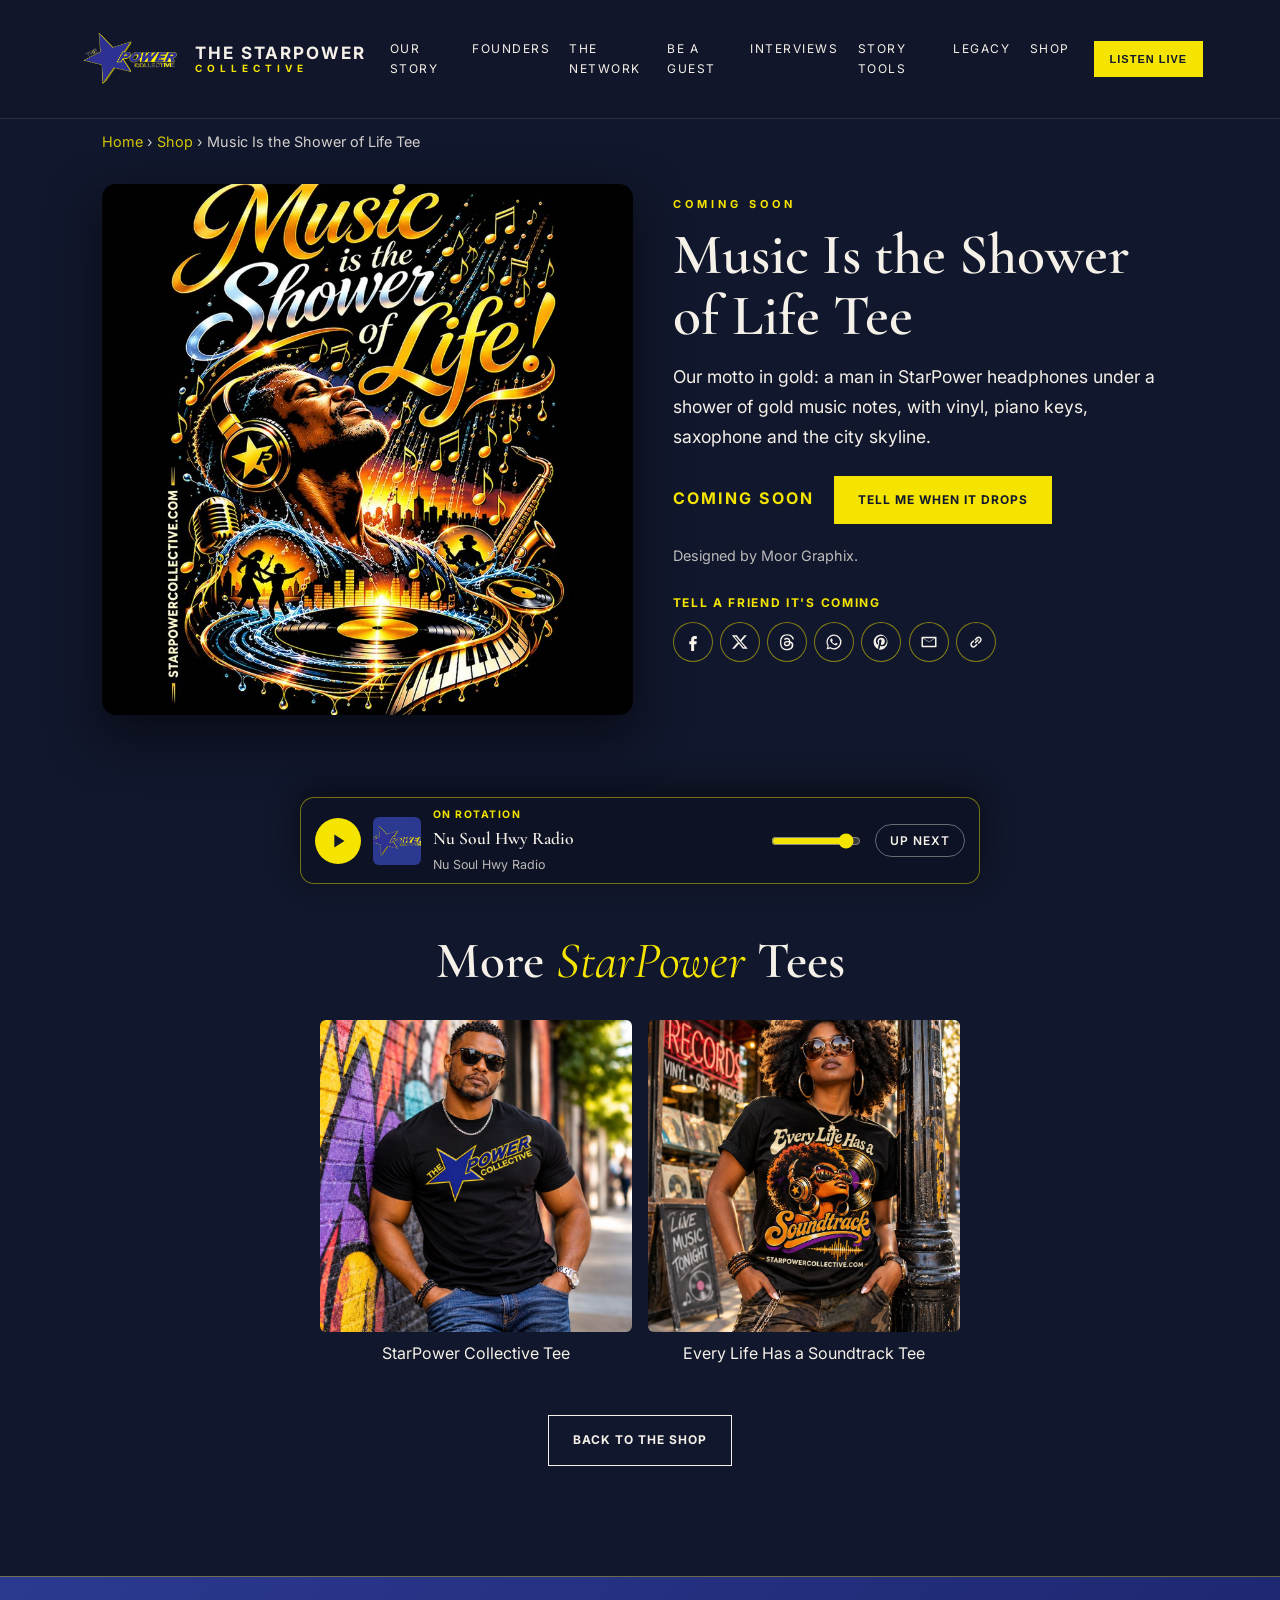
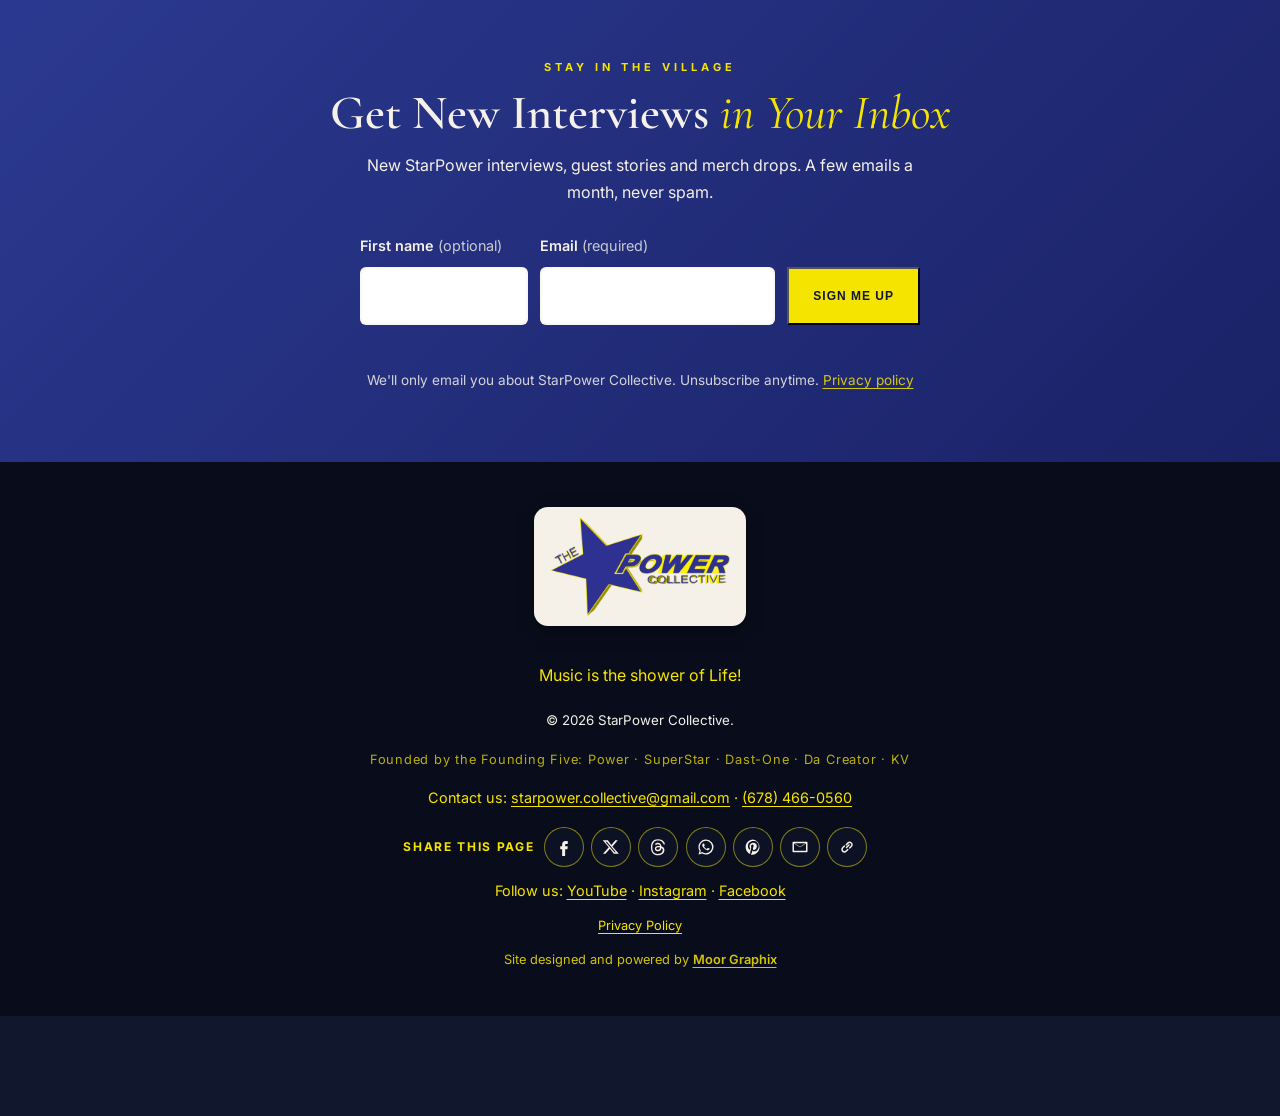
<file: shop/music-is-the-shower-of-life-tee/index.html>
<!DOCTYPE html>
<html lang="en">
<head>
  <meta charset="UTF-8">
  <meta name="viewport" content="width=device-width, initial-scale=1">
  <title>Music Is the Shower of Life Tee | StarPower Collective Shop</title>
  <meta name="description" content="Our motto in gold: a man in StarPower headphones under a shower of gold music notes, with vinyl, piano keys, saxophone and the city skyline.">
  <link rel="canonical" href="https://starpowercollective.com/shop/music-is-the-shower-of-life-tee/">
  <meta name="robots" content="index, follow, max-image-preview:large">
  <meta name="theme-color" content="#11172c">
  <meta property="og:type" content="product">
  <meta property="og:site_name" content="StarPower Collective">
  <meta property="og:url" content="https://starpowercollective.com/shop/music-is-the-shower-of-life-tee/">
  <meta property="og:title" content="Music Is the Shower of Life Tee | StarPower Collective">
  <meta property="og:description" content="Our motto in gold: a man in StarPower headphones under a shower of gold music notes, with vinyl, piano keys, saxophone and the city skyline.">
  <meta property="og:image" content="https://starpowercollective.com/images/shop/og-shower-tee.jpg">
  <meta property="og:image:alt" content="Music Is the Shower of Life Tee | StarPower Collective">
  <meta name="twitter:card" content="summary_large_image">
  <meta name="twitter:title" content="Music Is the Shower of Life Tee | StarPower Collective">
  <meta name="twitter:description" content="Our motto in gold: a man in StarPower headphones under a shower of gold music notes, with vinyl, piano keys, saxophone and the city skyline.">
  <meta name="twitter:image" content="https://starpowercollective.com/images/shop/og-shower-tee.jpg">
  <link rel="icon" type="image/png" href="/images/starp.png">
  <link rel="apple-touch-icon" href="/images/starp.png">
  <link rel="preconnect" href="https://fonts.googleapis.com">
  <link rel="preconnect" href="https://fonts.gstatic.com" crossorigin>
  <link href="https://fonts.googleapis.com/css2?family=Cormorant+Garamond:wght@400;600;700&family=Inter:wght@400;500;600;700&display=swap" rel="stylesheet">
  <link rel="stylesheet" href="/css/style.css">
  <link rel="stylesheet" href="/css/interviews.css">
  <script type="application/ld+json">
{
  "@context": "https://schema.org",
  "@graph": [
    {
      "@type": "WebPage",
      "@id": "https://starpowercollective.com/shop/music-is-the-shower-of-life-tee/",
      "url": "https://starpowercollective.com/shop/music-is-the-shower-of-life-tee/",
      "name": "Music Is the Shower of Life Tee | StarPower Collective Shop",
      "isPartOf": {
        "@id": "https://starpowercollective.com/#website"
      },
      "primaryImageOfPage": "https://starpowercollective.com/images/shop/og-shower-tee.jpg"
    },
    {
      "@type": "BreadcrumbList",
      "itemListElement": [
        {
          "@type": "ListItem",
          "position": 1,
          "name": "Home",
          "item": "https://starpowercollective.com/"
        },
        {
          "@type": "ListItem",
          "position": 2,
          "name": "Shop",
          "item": "https://starpowercollective.com/#shop"
        },
        {
          "@type": "ListItem",
          "position": 3,
          "name": "Music Is the Shower of Life Tee",
          "item": "https://starpowercollective.com/shop/music-is-the-shower-of-life-tee/"
        }
      ]
    },
    {
      "@type": "Product",
      "@id": "https://starpowercollective.com/shop/music-is-the-shower-of-life-tee/#product",
      "name": "Music Is the Shower of Life Tee",
      "url": "https://starpowercollective.com/shop/music-is-the-shower-of-life-tee/",
      "description": "Our motto in gold: a man in StarPower headphones under a shower of gold music notes, with vinyl, piano keys, saxophone and the city skyline.",
      "brand": {
        "@type": "Brand",
        "name": "StarPower Collective"
      },
      "image": [
        "https://starpowercollective.com/images/shop/og-shower-tee.jpg",
        "https://starpowercollective.com/images/shop/music-is-the-shower-of-life-tee.jpg"
      ]
    }
  ]
}
  </script>
</head>
<body class="guest-page-body">
  <header class="site-header">
    <a class="brand" href="/" aria-label="The StarPower Collective home">
      <img src="/images/star-power-logo.png" alt="StarPower Collective Logo" class="brand-logo">
      <span>THE STARPOWER <small>COLLECTIVE</small></span>
    </a>
    <button class="menu-toggle" aria-label="Open menu" aria-expanded="false">☰</button>
    <nav class="site-nav" aria-label="Main navigation">
      <a href="/#story">Our Story</a>
      <a href="/#founders">Founders</a>
      <a href="/#shows">The Network</a>
      <a href="/#be-a-guest">Be a Guest</a>
      <a href="/interviews/">Interviews</a>
      <a href="/#village">Story Tools</a>
      <a href="/#legacy">Legacy</a>
      <a href="/#shop">Shop</a>
    </nav>
    <button class="listen-live" type="button" data-radio-play>Listen Live</button>
  </header>
  <main>
    <nav class="guest-breadcrumb" aria-label="Breadcrumb"><a href="/">Home</a> <span aria-hidden="true">›</span> <a href="/#shop">Shop</a> <span aria-hidden="true">›</span> <span aria-current="page">Music Is the Shower of Life Tee</span></nav>
    <section class="section product-hero">
      <div class="product-grid">
        <div class="product-gallery">
          <img class="product-main" src="/images/shop/music-is-the-shower-of-life-tee.jpg" alt="The Music Is the Shower of Life tee design: a man in gold StarPower headphones under a shower of gold music notes" width="900" height="900">
          
        </div>
        <div class="product-info">
          <p class="eyebrow">COMING SOON</p>
          <h1>Music Is the Shower of Life Tee</h1>
          <p class="product-desc">Our motto in gold: a man in StarPower headphones under a shower of gold music notes, with vinyl, piano keys, saxophone and the city skyline.</p>
          <p class="product-soon">Coming soon</p>
          <a class="btn btn-gold" href="#signup-title">Tell me when it drops</a>
          <p class="shop-note">Designed by Moor Graphix.</p>
          <div class="share" data-share-url="https://starpowercollective.com/shop/music-is-the-shower-of-life-tee/" data-share-label="Tell a friend it's coming" data-share-text="Music Is the Shower of Life! New StarPower Collective tee coming soon" data-share-image="/images/shop/og-shower-tee.jpg"></div>
        </div>
      </div>
    </section>
    <section class="section guest-more">
      <h2>More <em>StarPower</em> Tees</h2>
      <ul class="guest-more-grid product-more"><li><a href="/shop/starpower-tee/"><img src="/images/shop/starpower-tee-black-1.jpg" alt="" width="300" height="300" loading="lazy"><span>StarPower Collective Tee</span></a></li><li><a href="/shop/every-life-has-a-soundtrack-tee/"><img src="/images/shop/soundtrack-tee-record-shop.jpg" alt="" width="300" height="300" loading="lazy"><span>Every Life Has a Soundtrack Tee</span></a></li></ul>
      <div class="guest-cta"><a class="btn btn-outline" href="/#shop">Back to the shop</a></div>
    </section>
    <script>
    (() => {
      const main = document.querySelector(".product-main");
      document.querySelectorAll(".product-thumb").forEach(b => b.addEventListener("click", () => {
        main.src = b.dataset.src; main.alt = b.dataset.alt;
        document.querySelectorAll(".product-thumb").forEach(x => x.classList.toggle("is-active", x === b));
      }));
    })();
    </script>
  </main>
  <section class="signup-band" aria-labelledby="signup-title">
    <div class="signup-inner">
      <p class="eyebrow">STAY IN THE VILLAGE</p>
      <h2 id="signup-title">Get New Interviews <em>in Your Inbox</em></h2>
      <p class="signup-lead">New StarPower interviews, guest stories and merch drops. A few emails a month, never spam.</p>
      <!-- Signups go to the same Formspree account as guest applications, labeled "Newsletter Signup".
           To use a separate list later, replace the address in action="" with your new Formspree form. -->
      <form class="signup-form" action="https://formspree.io/f/xjyynkyo" method="POST" novalidate>
        <input type="hidden" name="source" value="Newsletter">
        <input type="hidden" name="_subject" value="Newsletter Signup: StarPower Collective">
        <div class="signup-hp" aria-hidden="true"><label>Leave empty <input type="text" name="_gotcha" tabindex="-1" autocomplete="off"></label></div>
        <div class="signup-fields">
          <label class="signup-label" for="sub-name">First name <span>(optional)</span></label>
          <input id="sub-name" type="text" name="first_name" autocomplete="given-name">
          <label class="signup-label" for="sub-email">Email <span>(required)</span></label>
          <input id="sub-email" type="email" name="email" autocomplete="email" required>
          <button class="btn btn-gold" type="submit">Sign Me Up</button>
        </div>
        <p class="signup-status" role="status" aria-live="polite"></p>
        <p class="signup-privacy">We'll only email you about StarPower Collective. Unsubscribe anytime. <a href="/privacy/">Privacy policy</a></p>
      </form>
    </div>
  </section>
  <footer class="footer">
    <a class="footer-logo" href="/" aria-label="StarPower Collective home">
      <img src="/images/starpower-logo-footer.png" alt="The StarPower Collective logo" width="480" height="264" loading="lazy">
    </a>
    <p>Music is the shower of Life!</p>
    <small>© <span id="year"></span> StarPower Collective.</small>
    <p class="founders-footer">Founded by the Founding Five: Power · SuperStar · Dast-One · Da Creator · KV</p>
    <p class="footer-contact">Contact us: <a href="mailto:starpower.collective@gmail.com">starpower.collective@gmail.com</a> · <a href="tel:+16784660560">(678) 466-0560</a></p>
    <div class="share" data-share-label="Share this page"></div>
    <p class="footer-social">Follow us:
      <a href="https://www.youtube.com/@StarPowerCollective" target="_blank" rel="noopener">YouTube</a> ·
      <a href="https://www.instagram.com/starpower.collective_inc/" target="_blank" rel="noopener">Instagram</a> ·
      <a href="https://www.facebook.com/starpower.collective" target="_blank" rel="noopener">Facebook</a>
    </p>
    <p class="footer-legal"><a href="/privacy/">Privacy Policy</a></p>
    <p class="footer-credit">Site designed and powered by <a href="https://moorgraphix.com" target="_blank" rel="noopener">Moor Graphix</a></p>
  </footer>
  <aside class="np-bar" id="np-bar" aria-label="Nu Soul Hwy Radio player">
    <div class="np-panel" id="np-panel" hidden>
      <p class="np-panel-label">Up next</p>
      <p class="np-next">Loading…</p>
      <p class="np-panel-label">Recently played</p>
      <ol class="np-history"></ol>
      <a class="np-direct" href="https://streamer.radio.co/s8dd253f7b/listen" target="_blank" rel="noopener">Open the stream in a new tab</a>
    </div>
    <div class="np-main">
      <button class="np-play" type="button" aria-pressed="false" aria-label="Play Nu Soul Hwy Radio">
        <svg class="np-icon-play" viewBox="0 0 24 24" aria-hidden="true"><path d="M8 5v14l11-7z"/></svg>
        <svg class="np-icon-pause" viewBox="0 0 24 24" aria-hidden="true"><path d="M6 5h4v14H6zM14 5h4v14h-4z"/></svg>
      </button>
      <img class="np-art" src="/images/star-power-logo.png" alt="Nu Soul Hwy Radio logo" width="56" height="56">
      <div class="np-info">
        <p class="np-meta"><span class="np-badge">On Rotation</span><span class="np-eq" aria-hidden="true"><i></i><i></i><i></i></span></p>
        <p class="np-title">Nu Soul Hwy Radio</p>
        <p class="np-sub">Loading what's playing…</p>
      </div>
      <label class="np-vol-wrap"><span class="sr-only">Volume</span>
        <input class="np-volume" type="range" min="0" max="1" step="0.05" value="0.9">
      </label>
      <button class="np-toggle" type="button" aria-expanded="false" aria-controls="np-panel">Up next</button>
    </div>
    <p class="np-status sr-only" aria-live="polite"></p>
  </aside>
  <script>
    document.getElementById("year").textContent = new Date().getFullYear();
    (() => {
      const b = document.querySelector(".menu-toggle"), n = document.querySelector(".site-nav");
      if (!b || !n) return;
      b.addEventListener("click", () => {
        const open = n.classList.toggle("open");
        b.setAttribute("aria-expanded", String(open));
        b.setAttribute("aria-label", open ? "Close menu" : "Open menu");
      });
    })();
  </script>
  <script src="/js/radio-player.js" defer></script>
  <script src="/js/site-extras.js" defer></script>
</body>
</html>
</file>
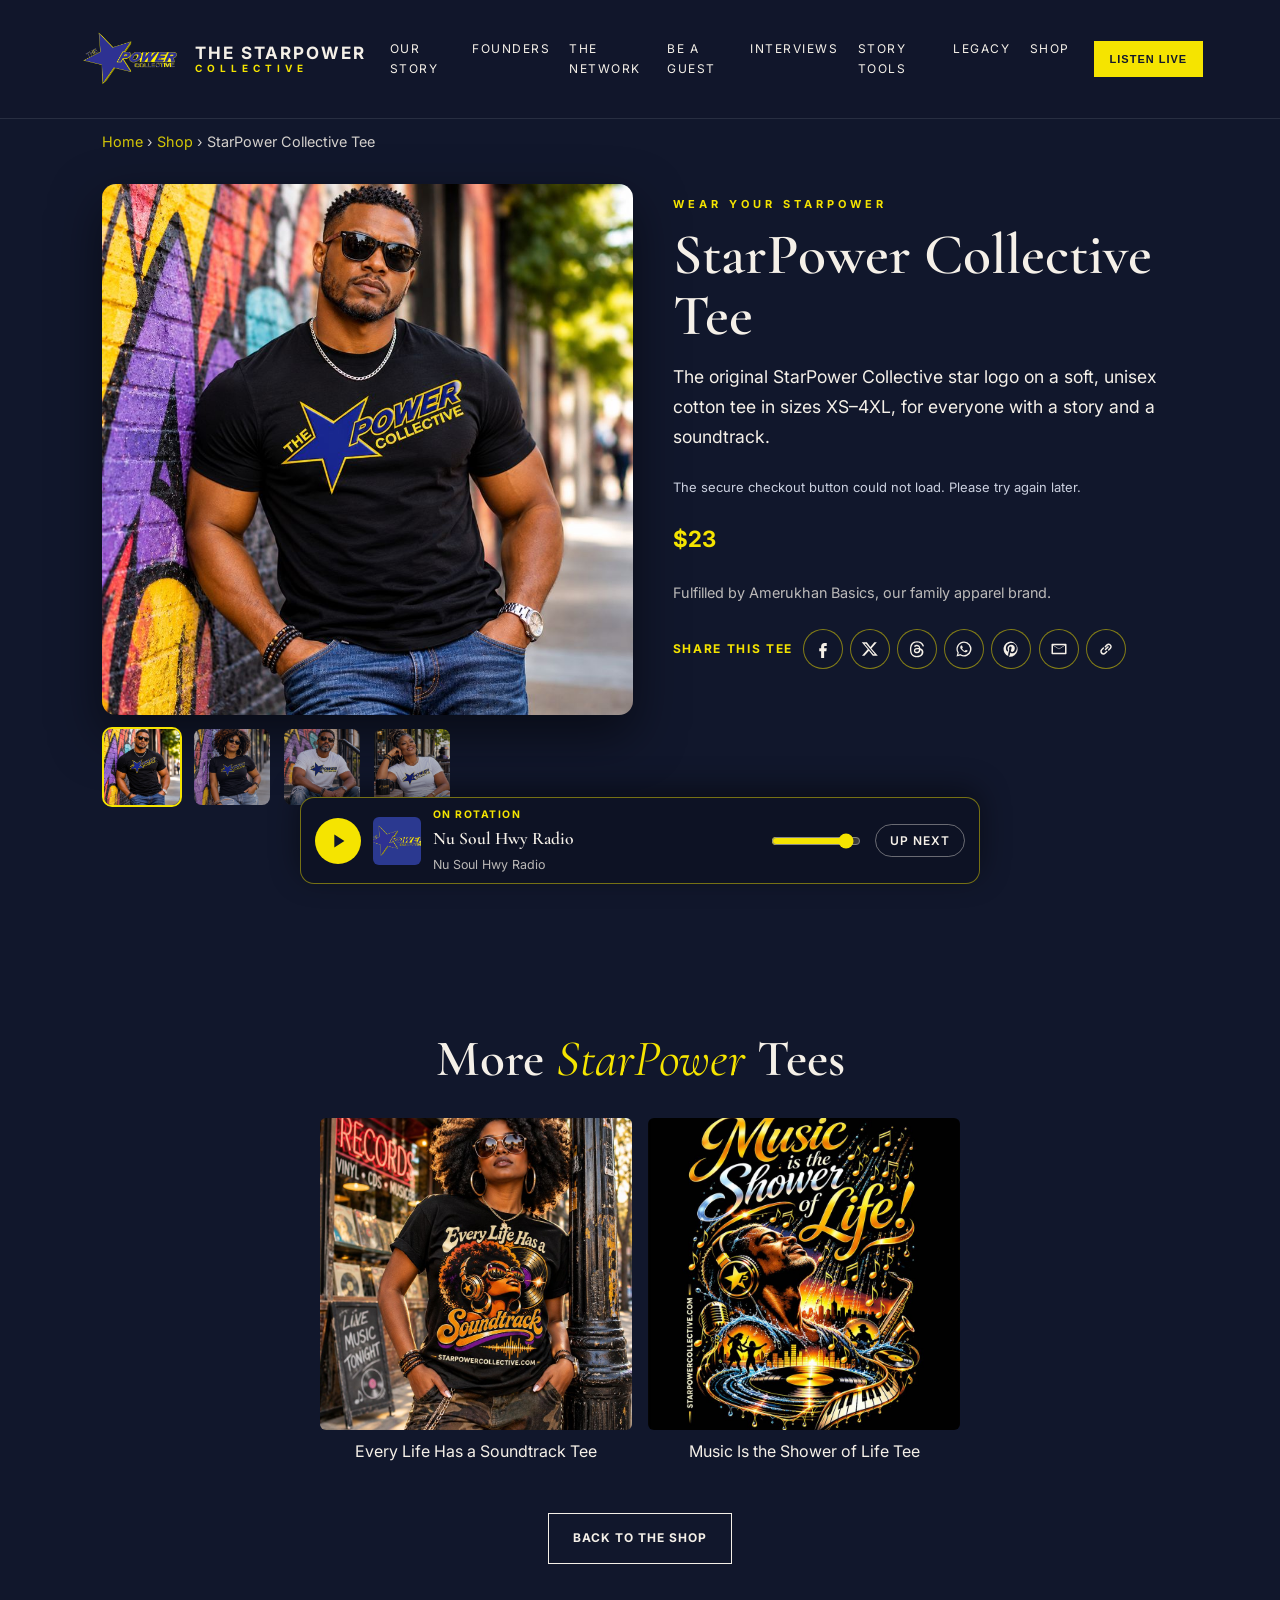
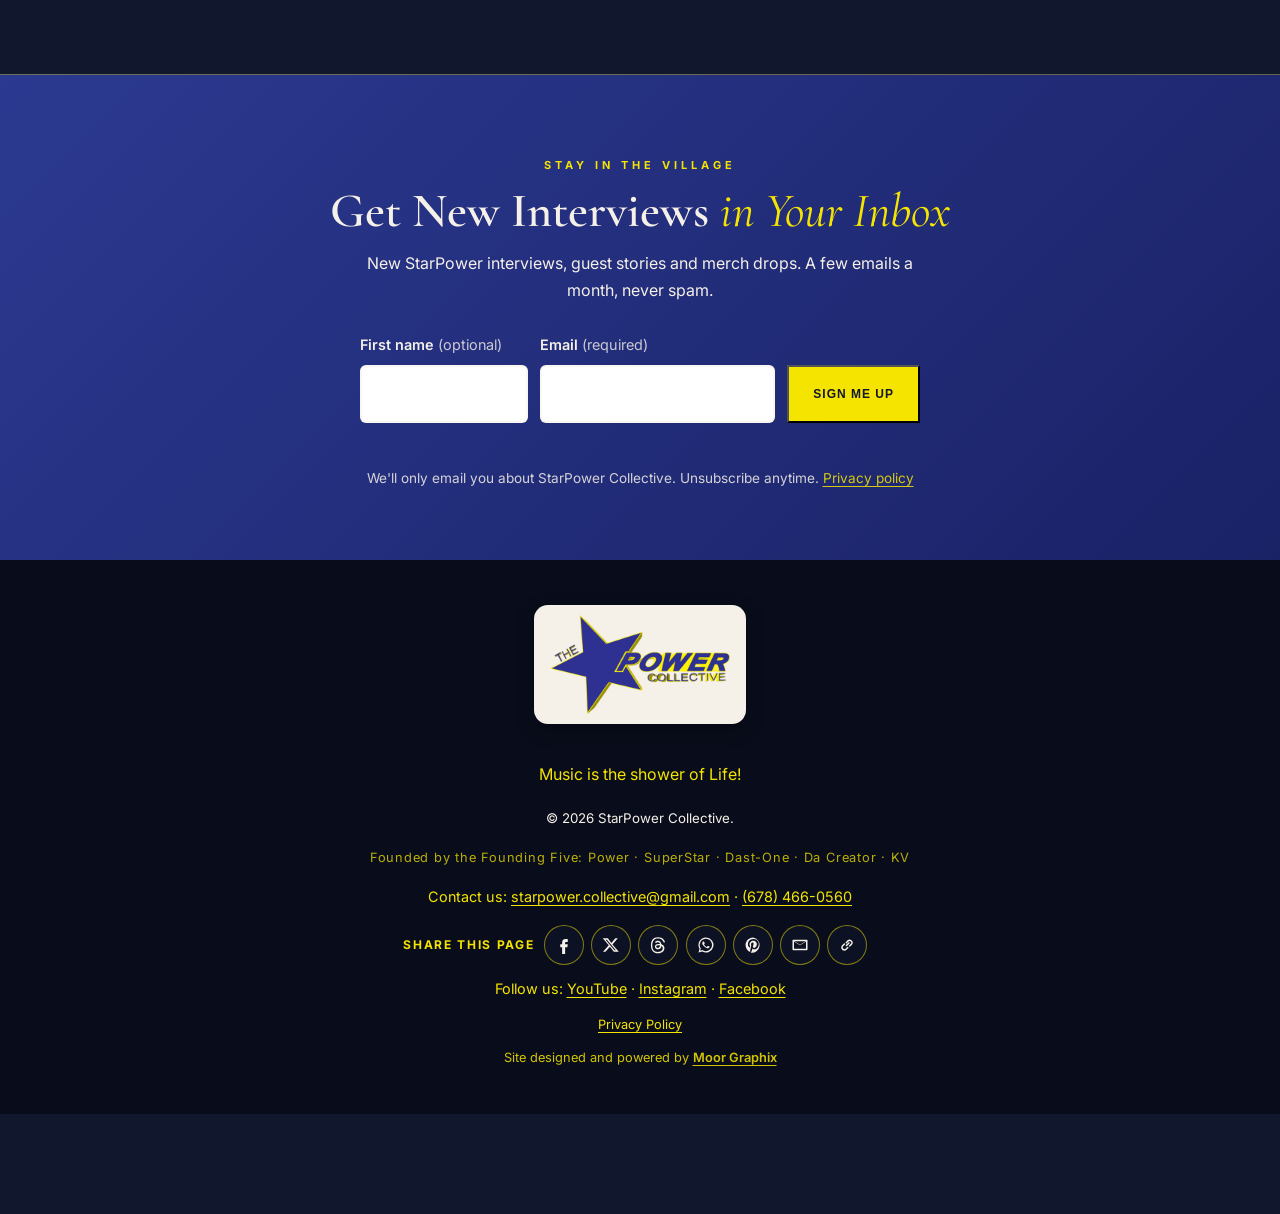
<file: shop/starpower-tee/index.html>
<!DOCTYPE html>
<html lang="en">
<head>
  <meta charset="UTF-8">
  <meta name="viewport" content="width=device-width, initial-scale=1">
  <title>StarPower Collective Tee | StarPower Collective Shop</title>
  <meta name="description" content="The original StarPower Collective star logo on a soft, unisex cotton tee in sizes XS–4XL, for everyone with a story and a soundtrack.">
  <link rel="canonical" href="https://starpowercollective.com/shop/starpower-tee/">
  <meta name="robots" content="index, follow, max-image-preview:large">
  <meta name="theme-color" content="#11172c">
  <meta property="og:type" content="product">
  <meta property="og:site_name" content="StarPower Collective">
  <meta property="og:url" content="https://starpowercollective.com/shop/starpower-tee/">
  <meta property="og:title" content="StarPower Collective Tee | StarPower Collective">
  <meta property="og:description" content="The original StarPower Collective star logo on a soft, unisex cotton tee in sizes XS–4XL, for everyone with a story and a soundtrack.">
  <meta property="og:image" content="https://starpowercollective.com/images/shop/og-starpower-tee.jpg">
  <meta property="og:image:alt" content="StarPower Collective Tee | StarPower Collective">
  <meta name="twitter:card" content="summary_large_image">
  <meta name="twitter:title" content="StarPower Collective Tee | StarPower Collective">
  <meta name="twitter:description" content="The original StarPower Collective star logo on a soft, unisex cotton tee in sizes XS–4XL, for everyone with a story and a soundtrack.">
  <meta name="twitter:image" content="https://starpowercollective.com/images/shop/og-starpower-tee.jpg">
  <link rel="icon" type="image/png" href="/images/starp.png">
  <link rel="apple-touch-icon" href="/images/starp.png">
  <link rel="preconnect" href="https://fonts.googleapis.com">
  <link rel="preconnect" href="https://fonts.gstatic.com" crossorigin>
  <link href="https://fonts.googleapis.com/css2?family=Cormorant+Garamond:wght@400;600;700&family=Inter:wght@400;500;600;700&display=swap" rel="stylesheet">
  <link rel="stylesheet" href="/css/style.css">
  <link rel="stylesheet" href="/css/interviews.css">
  <script type="application/ld+json">
{
  "@context": "https://schema.org",
  "@graph": [
    {
      "@type": "WebPage",
      "@id": "https://starpowercollective.com/shop/starpower-tee/",
      "url": "https://starpowercollective.com/shop/starpower-tee/",
      "name": "StarPower Collective Tee | StarPower Collective Shop",
      "isPartOf": {
        "@id": "https://starpowercollective.com/#website"
      },
      "primaryImageOfPage": "https://starpowercollective.com/images/shop/og-starpower-tee.jpg"
    },
    {
      "@type": "BreadcrumbList",
      "itemListElement": [
        {
          "@type": "ListItem",
          "position": 1,
          "name": "Home",
          "item": "https://starpowercollective.com/"
        },
        {
          "@type": "ListItem",
          "position": 2,
          "name": "Shop",
          "item": "https://starpowercollective.com/#shop"
        },
        {
          "@type": "ListItem",
          "position": 3,
          "name": "StarPower Collective Tee",
          "item": "https://starpowercollective.com/shop/starpower-tee/"
        }
      ]
    },
    {
      "@type": "Product",
      "@id": "https://starpowercollective.com/shop/starpower-tee/#product",
      "name": "StarPower Collective Tee",
      "url": "https://starpowercollective.com/shop/starpower-tee/",
      "description": "The original StarPower Collective star logo on a soft, unisex cotton tee in sizes XS–4XL, for everyone with a story and a soundtrack.",
      "brand": {
        "@type": "Brand",
        "name": "StarPower Collective"
      },
      "image": [
        "https://starpowercollective.com/images/shop/og-starpower-tee.jpg",
        "https://starpowercollective.com/images/shop/starpower-tee-black-1.jpg",
        "https://starpowercollective.com/images/shop/starpower-tee-black-2.jpg",
        "https://starpowercollective.com/images/shop/starpower-tee-white-1.jpg",
        "https://starpowercollective.com/images/shop/starpower-tee-white-2.jpg"
      ],
      "offers": {
        "@type": "Offer",
        "price": "23.00",
        "priceCurrency": "USD",
        "availability": "https://schema.org/InStock",
        "url": "https://starpowercollective.com/shop/starpower-tee/"
      }
    }
  ]
}
  </script>
</head>
<body class="guest-page-body">
  <header class="site-header">
    <a class="brand" href="/" aria-label="The StarPower Collective home">
      <img src="/images/star-power-logo.png" alt="StarPower Collective Logo" class="brand-logo">
      <span>THE STARPOWER <small>COLLECTIVE</small></span>
    </a>
    <button class="menu-toggle" aria-label="Open menu" aria-expanded="false">☰</button>
    <nav class="site-nav" aria-label="Main navigation">
      <a href="/#story">Our Story</a>
      <a href="/#founders">Founders</a>
      <a href="/#shows">The Network</a>
      <a href="/#be-a-guest">Be a Guest</a>
      <a href="/interviews/">Interviews</a>
      <a href="/#village">Story Tools</a>
      <a href="/#legacy">Legacy</a>
      <a href="/#shop">Shop</a>
    </nav>
    <button class="listen-live" type="button" data-radio-play>Listen Live</button>
  </header>
  <main>
    <nav class="guest-breadcrumb" aria-label="Breadcrumb"><a href="/">Home</a> <span aria-hidden="true">›</span> <a href="/#shop">Shop</a> <span aria-hidden="true">›</span> <span aria-current="page">StarPower Collective Tee</span></nav>
    <section class="section product-hero">
      <div class="product-grid">
        <div class="product-gallery">
          <img class="product-main" src="/images/shop/starpower-tee-black-1.jpg" alt="A man in sunglasses wearing the black StarPower Collective tee in front of a graffiti wall" width="900" height="900">
          <ul class="product-thumbs"><li><button type="button" class="product-thumb is-active" data-src="/images/shop/starpower-tee-black-1.jpg" data-alt="A man in sunglasses wearing the black StarPower Collective tee in front of a graffiti wall" aria-label="Show photo 1"><img src="/images/shop/starpower-tee-black-1.jpg" alt="" width="120" height="120" loading="lazy"></button></li><li><button type="button" class="product-thumb" data-src="/images/shop/starpower-tee-black-2.jpg" data-alt="A woman with a full afro wearing the black StarPower Collective tee against a colorful mural" aria-label="Show photo 2"><img src="/images/shop/starpower-tee-black-2.jpg" alt="" width="120" height="120" loading="lazy"></button></li><li><button type="button" class="product-thumb" data-src="/images/shop/starpower-tee-white-1.jpg" data-alt="A man sitting on brownstone steps in the white StarPower Collective tee" aria-label="Show photo 3"><img src="/images/shop/starpower-tee-white-1.jpg" alt="" width="120" height="120" loading="lazy"></button></li><li><button type="button" class="product-thumb" data-src="/images/shop/starpower-tee-white-2.jpg" data-alt="A woman with locs smiling at a sidewalk cafe in the white StarPower Collective tee" aria-label="Show photo 4"><img src="/images/shop/starpower-tee-white-2.jpg" alt="" width="120" height="120" loading="lazy"></button></li></ul>
        </div>
        <div class="product-info">
          <p class="eyebrow">WEAR YOUR STARPOWER</p>
          <h1>StarPower Collective Tee</h1>
          <p class="product-desc">The original StarPower Collective star logo on a soft, unisex cotton tee in sizes XS–4XL, for everyone with a story and a soundtrack.</p>
          <div class="shopify-buy-button" id="product-starpower-tee" data-shopify-product-id="4454981926974" data-shopify-status="status-starpower-tee" aria-label="StarPower Collective Tee purchase options"></div>
          <p class="shopify-status" id="status-starpower-tee" aria-live="polite">Loading secure checkout…</p>
          <p class="shop-price">$23</p>
          <p class="shop-note">Fulfilled by Amerukhan Basics, our family apparel brand.</p>
          <div class="share" data-share-url="https://starpowercollective.com/shop/starpower-tee/" data-share-label="Share this tee" data-share-text="Do you have StarPower? Sure, you do. Get the StarPower Collective tee" data-share-image="/images/shop/og-starpower-tee.jpg"></div>
        </div>
      </div>
    </section>
    <section class="section guest-more">
      <h2>More <em>StarPower</em> Tees</h2>
      <ul class="guest-more-grid product-more"><li><a href="/shop/every-life-has-a-soundtrack-tee/"><img src="/images/shop/soundtrack-tee-record-shop.jpg" alt="" width="300" height="300" loading="lazy"><span>Every Life Has a Soundtrack Tee</span></a></li><li><a href="/shop/music-is-the-shower-of-life-tee/"><img src="/images/shop/music-is-the-shower-of-life-tee.jpg" alt="" width="300" height="300" loading="lazy"><span>Music Is the Shower of Life Tee</span></a></li></ul>
      <div class="guest-cta"><a class="btn btn-outline" href="/#shop">Back to the shop</a></div>
    </section>
    <script>
    (() => {
      const main = document.querySelector(".product-main");
      document.querySelectorAll(".product-thumb").forEach(b => b.addEventListener("click", () => {
        main.src = b.dataset.src; main.alt = b.dataset.alt;
        document.querySelectorAll(".product-thumb").forEach(x => x.classList.toggle("is-active", x === b));
      }));
    })();
    </script>
  </main>
  <section class="signup-band" aria-labelledby="signup-title">
    <div class="signup-inner">
      <p class="eyebrow">STAY IN THE VILLAGE</p>
      <h2 id="signup-title">Get New Interviews <em>in Your Inbox</em></h2>
      <p class="signup-lead">New StarPower interviews, guest stories and merch drops. A few emails a month, never spam.</p>
      <!-- Signups go to the same Formspree account as guest applications, labeled "Newsletter Signup".
           To use a separate list later, replace the address in action="" with your new Formspree form. -->
      <form class="signup-form" action="https://formspree.io/f/xjyynkyo" method="POST" novalidate>
        <input type="hidden" name="source" value="Newsletter">
        <input type="hidden" name="_subject" value="Newsletter Signup: StarPower Collective">
        <div class="signup-hp" aria-hidden="true"><label>Leave empty <input type="text" name="_gotcha" tabindex="-1" autocomplete="off"></label></div>
        <div class="signup-fields">
          <label class="signup-label" for="sub-name">First name <span>(optional)</span></label>
          <input id="sub-name" type="text" name="first_name" autocomplete="given-name">
          <label class="signup-label" for="sub-email">Email <span>(required)</span></label>
          <input id="sub-email" type="email" name="email" autocomplete="email" required>
          <button class="btn btn-gold" type="submit">Sign Me Up</button>
        </div>
        <p class="signup-status" role="status" aria-live="polite"></p>
        <p class="signup-privacy">We'll only email you about StarPower Collective. Unsubscribe anytime. <a href="/privacy/">Privacy policy</a></p>
      </form>
    </div>
  </section>
  <footer class="footer">
    <a class="footer-logo" href="/" aria-label="StarPower Collective home">
      <img src="/images/starpower-logo-footer.png" alt="The StarPower Collective logo" width="480" height="264" loading="lazy">
    </a>
    <p>Music is the shower of Life!</p>
    <small>© <span id="year"></span> StarPower Collective.</small>
    <p class="founders-footer">Founded by the Founding Five: Power · SuperStar · Dast-One · Da Creator · KV</p>
    <p class="footer-contact">Contact us: <a href="mailto:starpower.collective@gmail.com">starpower.collective@gmail.com</a> · <a href="tel:+16784660560">(678) 466-0560</a></p>
    <div class="share" data-share-label="Share this page"></div>
    <p class="footer-social">Follow us:
      <a href="https://www.youtube.com/@StarPowerCollective" target="_blank" rel="noopener">YouTube</a> ·
      <a href="https://www.instagram.com/starpower.collective_inc/" target="_blank" rel="noopener">Instagram</a> ·
      <a href="https://www.facebook.com/starpower.collective" target="_blank" rel="noopener">Facebook</a>
    </p>
    <p class="footer-legal"><a href="/privacy/">Privacy Policy</a></p>
    <p class="footer-credit">Site designed and powered by <a href="https://moorgraphix.com" target="_blank" rel="noopener">Moor Graphix</a></p>
  </footer>
  <aside class="np-bar" id="np-bar" aria-label="Nu Soul Hwy Radio player">
    <div class="np-panel" id="np-panel" hidden>
      <p class="np-panel-label">Up next</p>
      <p class="np-next">Loading…</p>
      <p class="np-panel-label">Recently played</p>
      <ol class="np-history"></ol>
      <a class="np-direct" href="https://streamer.radio.co/s8dd253f7b/listen" target="_blank" rel="noopener">Open the stream in a new tab</a>
    </div>
    <div class="np-main">
      <button class="np-play" type="button" aria-pressed="false" aria-label="Play Nu Soul Hwy Radio">
        <svg class="np-icon-play" viewBox="0 0 24 24" aria-hidden="true"><path d="M8 5v14l11-7z"/></svg>
        <svg class="np-icon-pause" viewBox="0 0 24 24" aria-hidden="true"><path d="M6 5h4v14H6zM14 5h4v14h-4z"/></svg>
      </button>
      <img class="np-art" src="/images/star-power-logo.png" alt="Nu Soul Hwy Radio logo" width="56" height="56">
      <div class="np-info">
        <p class="np-meta"><span class="np-badge">On Rotation</span><span class="np-eq" aria-hidden="true"><i></i><i></i><i></i></span></p>
        <p class="np-title">Nu Soul Hwy Radio</p>
        <p class="np-sub">Loading what's playing…</p>
      </div>
      <label class="np-vol-wrap"><span class="sr-only">Volume</span>
        <input class="np-volume" type="range" min="0" max="1" step="0.05" value="0.9">
      </label>
      <button class="np-toggle" type="button" aria-expanded="false" aria-controls="np-panel">Up next</button>
    </div>
    <p class="np-status sr-only" aria-live="polite"></p>
  </aside>
  <script>
    document.getElementById("year").textContent = new Date().getFullYear();
    (() => {
      const b = document.querySelector(".menu-toggle"), n = document.querySelector(".site-nav");
      if (!b || !n) return;
      b.addEventListener("click", () => {
        const open = n.classList.toggle("open");
        b.setAttribute("aria-expanded", String(open));
        b.setAttribute("aria-label", open ? "Close menu" : "Open menu");
      });
    })();
  </script>
  <script src="/js/radio-player.js" defer></script>
  <script src="/js/site-extras.js" defer></script>
  <script src="/js/shopify-buy-button.js" defer></script>
</body>
</html>
</file>
<file: css/style.css>
:root {
  --navy: #11172c;
  --royal: #2b3990;
  --gold: #f5e400;
  --ivory: #f5f0e8;
  --charcoal: #1e2832;
  --heading: "Cormorant Garamond", Georgia, serif;
  --body: "Inter", Arial, sans-serif;
}

.next-show-card {
  width: min(100%, 470px);
  margin-top: 28px;
  padding: 16px 18px;
  border: 1px solid rgba(245, 228, 0, .45);
  background: rgba(9, 13, 29, .72);
}

.next-show-card .eyebrow {
  margin: 0;
  font-size: 10px;
  letter-spacing: 2px;
}

.next-show-status {
  margin: 8px 0;
  font-weight: 600;
}

.next-show-reminder {
  color: var(--gold);
  font-size: 13px;
  font-weight: 700;
  text-decoration: underline;
  text-underline-offset: 3px;
}

.next-show-note {
  display: block;
  margin-top: 6px;
  color: #c9ccdc;
  font-size: 12px;
}

.show-countdown {
  display: flex;
  flex-wrap: wrap;
  gap: 6px 16px;
  margin: 12px 0;
  font-size: 12px;
}

.show-countdown strong { color: var(--gold); }

* { box-sizing: border-box; }

html { scroll-behavior: smooth; }

body {
  margin: 0;
  background: var(--navy);
  color: var(--ivory);
  font-family: var(--body);
  line-height: 1.7;
}

a { color: inherit; text-decoration: none; }

.site-header {
  position: fixed;
  z-index: 100;
  top: 0;
  left: 0;
  width: 100%;
  padding: 18px 6%;
  display: flex;
  justify-content: space-between;
  align-items: center;
  gap: 24px;
  background: rgba(17,23,44,.94);
  backdrop-filter: blur(14px);
  border-bottom: 1px solid rgba(255,255,255,.1);
}

.brand {
  display: flex;
  align-items: center;
  gap: 12px;
  font-size: 17px;
  font-weight: 700;
  letter-spacing: 2px;
  line-height: 1.1;
}

.brand small {
  display: block;
  font-size: 10px;
  letter-spacing: 5px;
  color: var(--gold);
}

.brand-star { color: var(--gold); font-size: 32px; }

.site-nav {
  display: flex;
  flex: 1;
  justify-content: flex-end;
  gap: clamp(12px, 1.5vw, 24px);
}

.site-nav a {
  font-size: 12px;
  text-transform: uppercase;
  letter-spacing: 1.5px;
}

.site-nav a:hover { color: var(--gold); }

.listen-live {
  flex: 0 0 auto;
  padding: 12px 16px;
  border: 0;
  cursor: pointer;
  background: var(--gold);
  color: #11172c;
  font-size: 11px;
  font-weight: 800;
  letter-spacing: 1px;
  text-align: center;
  text-transform: uppercase;
}

.listen-live:hover { background: white; }
.listen-live:focus-visible { outline: 3px solid white; outline-offset: 3px; }

.btn[data-radio-play] {
  font-family: inherit;
  cursor: pointer;
}

.menu-toggle {
  display: none;
  background: none;
  color: white;
  border: 0;
  font-size: 26px;
  cursor: pointer;
}

.hero {
  min-height: 100svh;
  display: flex;
  align-items: center;
  position: relative;
  padding: 195px 8% 100px;
  background:
  linear-gradient(
    90deg,
    rgba(9, 13, 29, 0.92) 0%,
    rgba(9, 13, 29, 0.72) 45%,
    rgba(9, 13, 29, 0.30) 100%
  ),
  url("../images/banner-2.jpg");
}

.hero-content { max-width: 850px; }

.eyebrow {
  color: var(--gold);
  letter-spacing: 4px;
  font-size: 11px;
  font-weight: 700;
  text-transform: uppercase;
}

h1, h2, h3 {
  font-family: var(--heading);
  line-height: 1.04;
}

h1 {
  font-size: clamp(64px, 9vw, 138px);
  margin: 22px 0;
  font-weight: 600;
}

h2 {
  font-size: clamp(48px, 6vw, 88px);
  margin: 15px 0 30px;
  font-weight: 600;
}

h1 em, h2 em {
  color: var(--gold);
  font-weight: 400;
}

.hero-lead {
  font-family: var(--heading);
  font-size: clamp(27px, 3vw, 43px);
}

.hero-description {
  max-width: 520px;
  color: #c9ccdc;
}

.hero-actions {
  display: flex;
  flex-wrap: wrap;
  gap: 16px;
  margin-top: 35px;
}

.btn {
  display: inline-block;
  padding: 14px 24px;
  font-size: 12px;
  font-weight: 700;
  letter-spacing: 1px;
  text-transform: uppercase;
  transition: .25s;
}

.btn-gold { background: var(--gold); color: #11172c; }
.btn-gold:hover { background: white; }

.btn-outline { border: 1px solid #aaa; }
.btn-outline:hover { background: white; color: var(--navy); }

.hero-bottom {
  position: absolute;
  bottom: 28px;
  left: 8%;
  color: #b8bed4;
  font-size: 10px;
  letter-spacing: 3px;
}

.section { padding: 110px 8%; }

.intro {
  background: var(--ivory);
  color: var(--navy);
  text-align: center;
}

.intro p:not(.eyebrow) {
  max-width: 680px;
  margin: 15px auto;
}

.intro .eyebrow { color: var(--royal); }

.text-link {
  display: inline-block;
  margin-top: 25px;
  color: var(--royal);
  font-weight: 700;
}

.network { background: #161d36; }

.cards {
  display: grid;
  grid-template-columns: repeat(3, 1fr);
  gap: 20px;
  margin-top: 50px;
}

.show-card {
  min-height: 300px;
  padding: 35px;
  background: #242e4c;
  border-top: 3px solid var(--gold);
  transition: transform .3s;
}

.show-card:hover { transform: translateY(-7px); }

.card-number {
  color: var(--gold);
  font-size: 11px;
  letter-spacing: 2px;
}

.show-card h3 { font-size: 38px; }

.show-card p { color: #c5c9d8; }

.legacy {
  background:
    linear-gradient(90deg, rgba(13,18,34,.97), rgba(13,18,34,.8)),
    radial-gradient(circle at 80% 50%, #66532c, transparent 55%);
}

.legacy-inner { max-width: 720px; }

.legacy-inner p:not(.eyebrow) {
  max-width: 570px;
  margin-bottom: 35px;
}

.contact {
  background: var(--ivory);
  color: var(--navy);
  text-align: center;
}

.contact .eyebrow { color: var(--royal); }
.contact h2 em { color: var(--royal); }

.footer {
  padding: 45px 8%;
  text-align: center;
  background: #090d1b;
}

.footer p { color: var(--gold); }

@media (max-width: 900px) {
  .site-header {
    gap: 12px;
    padding: 12px 4%;
  }

  .brand { gap: 8px; }
  .brand-logo { height: 48px; }
  .brand small { letter-spacing: 3px; }

  .menu-toggle {
    display: block;
    order: 3;
    padding: 4px;
    font-size: 24px;
  }

  .listen-live {
    order: 2;
    margin-left: auto;
    padding: 10px 12px;
    font-size: 10px;
  }

  .site-nav {
    display: none;
    position: absolute;
    top: 100%;
    left: 0;
    width: 100%;
    padding: 30px;
    background: var(--navy);
    flex-direction: column;
  }

  .site-nav.open { display: flex; }

  .cards { grid-template-columns: 1fr; }

  .section { padding: 75px 7%; }

  .hero {
    padding: 175px 7% 110px;
  }
}

@media (max-width: 600px) {
  .site-header { padding: 10px 4%; }
  .brand { font-size: 13px; letter-spacing: 1px; }
  .brand small { font-size: 9px; letter-spacing: 2.5px; }
  .brand-logo { height: 42px; max-width: 60px; }

  .hero { padding-top: 125px; }
}

@media (prefers-reduced-motion: reduce) {
  html { scroll-behavior: auto; }
  *, *::before, *::after { transition: none !important; }
}
.brand-logo {
  width: auto;
  height: 82px;
  max-width: 180px;
  object-fit: contain;
}

section[id] { scroll-margin-top: 110px; }

@media (max-width: 600px) {
  .brand-logo {
    height: 42px;
    max-width: 140px;
  }
}
/* STARPOWER INTERVIEW ARCHIVE */

.archive {
  background: #0d1428;
  color: var(--ivory);
}

.archive-heading {
  display: flex;
  justify-content: space-between;
  align-items: end;
  gap: 40px;
  margin-bottom: 45px;
}

.archive-heading h2 {
  margin-bottom: 0;
}

.archive-intro {
  max-width: 370px;
  color: #b9c0d2;
}

.sr-only {
  position: absolute;
  width: 1px;
  height: 1px;
  padding: 0;
  margin: -1px;
  overflow: hidden;
  clip: rect(0, 0, 0, 0);
  white-space: nowrap;
  border: 0;
}

@media (max-width: 800px) {
  .archive-heading {
    flex-direction: column;
    align-items: start;
  }

}
.featured-video {
  background: #151c33;
}

.video-container {
  width: 100%;
  max-width: 1100px;
  aspect-ratio: 16 / 9;
  margin: 35px auto;
}

.video-container iframe {
  width: 100%;
  height: 100%;
  border: 0;
}

/* ==========================================
   STARPOWER — COSMIC PORTRAIT GALLERY
   ========================================== */

.hero-gallery {
  position: absolute;
  top: 50%;
  right: 3%;
  transform: translateY(-43%);
  width: min(38vw, 520px);
  z-index: 2;
  pointer-events: none;
}

.hero-gallery[hidden] {
  display: none !important;
}

/* Borderless portrait floating over the stars */


.hero-gallery-frame {
  -webkit-mask-image: radial-gradient(
    ellipse 75% 70% at 50% 45%,
    black 10%,
    rgba(0, 0, 0, 0.85) 30%,
    rgba(0, 0, 0, 0.55) 50%,
    rgba(0, 0, 0, 0.20) 70%,
    transparent 75%
  );

  mask-image: radial-gradient(
    ellipse 75% 70% at 50% 45%,
    black 10%,
    rgba(0, 0, 0, 0.85) 30%,
    rgba(0, 0, 0, 0.55) 50%,
    rgba(0, 0, 0, 0.20) 70%,
    transparent 75%
  );
}


/* Original photographs remain unchanged */

#hero-portrait {
  display: block;
  width: 100%;
  height: 100%;
  object-fit: contain;
  object-position: center;

  opacity: 0;
  transform: scale(1.035);

  transition:
    opacity 1.4s ease-in-out,
    transform 5.5s ease-out;
}

#hero-portrait.visible {
  opacity: 1;
  transform: scale(1);
}

/* Subtle cinematic shading */

.hero-gallery-shade {
  position: absolute;
  inset: 0;
  background: linear-gradient(
    to bottom,
    transparent 55%,
    rgba(9,13,29,.25) 100%
  );
  pointer-events: none;
}

/* Guest name and archive identity */

.hero-gallery-caption {
  position: relative;
  z-index: 3;
  text-align: center;
  margin-top: -38px;
}

.hero-gallery-label {
  display: block;
  color: var(--gold);
  font-size: 10px;
  font-weight: 700;
  letter-spacing: 3px;
  text-transform: uppercase;
  text-shadow: 0 2px 12px rgba(0,0,0,.8);
}

#hero-guest-name {
  margin: 7px 0;
  font-family: var(--heading);
  font-size: clamp(34px, 3.5vw, 54px);
  font-weight: 500;
  line-height: 1.1;
  color: var(--ivory);
  text-shadow: 0 3px 18px rgba(0,0,0,.9);
}

.hero-gallery-line {
  display: block;
  width: 70px;
  height: 2px;
  margin: 15px auto;
  background: var(--gold);
}

/* Keep the main message above the portraits */

.hero-content {
  position: relative;
  z-index: 3;
  max-width: 58%;
}

/* Tablet and mobile */

@media (max-width: 900px) {
  .hero {
    flex-direction: column;
    align-items: flex-start;
    padding-bottom: 110px;
  }

  .hero-content {
    max-width: 100%;
  }

  .hero-gallery {
    position: relative;
    top: auto;
    right: auto;
    transform: none;
    width: min(100%, 420px);
    margin: 35px auto 0;
  }

  .hero-gallery-caption {
    margin-top: -25px;
  }
}

/* Accessibility */

@media (prefers-reduced-motion: reduce) {
  #hero-portrait {
    transition: none;
    transform: none;
  }
}

/* ===================================
   STARPOWER — THE VILLAGE GATEWAY
=================================== */

.village-gateway {
  background: #10182c;
  color: var(--ivory);
}

.village-heading {
  max-width: 850px;
  margin: 0 auto 55px;
  text-align: center;
}

.village-heading h2 {
  margin-bottom: 20px;
}

.village-heading > p:last-child {
  color: #c9ccdc;
}

.village-paths {
  display: grid;
  grid-template-columns: repeat(2, minmax(0, 1fr));
  gap: 28px;
}

.village-card {
  min-width: 0;
  background: #202a44;
  border: 1px solid rgba(245,228,0,.16);
  overflow: hidden;
  transition: transform .3s, border-color .3s;
}

.village-card:hover {
  transform: translateY(-5px);
  border-color: var(--gold);
}

.village-card-art {
  min-height: 215px;
  padding: 24px;
  display: flex;
  flex-direction: column;
  justify-content: space-between;
  color: var(--gold);
  font-size: 11px;
  letter-spacing: 3px;
}

.family-art {
  background:
    radial-gradient(circle at 75% 40%,
      rgba(201,168,76,.32),transparent 55%),
    linear-gradient(135deg,#353047,#10182c);
}

.music-art {
  background:
    radial-gradient(circle at 65% 45%,
      rgba(64,92,171,.6),transparent 60%),
    linear-gradient(135deg,#252d59,#10182c);
}

.village-art-symbol {
  align-self: center;
  font-size: 95px;
  line-height: 1;
  color: var(--gold);
  opacity: .85;
}

.village-card-body {
  padding: 38px;
}

.village-card-body h3 {
  font-size: clamp(40px,4vw,60px);
  margin: 15px 0 20px;
}

.village-card-body > p:not(.eyebrow) {
  color: #cbd0df;
  min-height: 90px;
}

.village-card .btn {
  margin-top: 22px;
}

.village-gateway button {
  cursor: pointer;
  font-family: var(--body);
}

.village-experience {
  margin-top: 35px;
  padding: clamp(24px,5vw,55px);
  background: #1b2540;
  border-top: 3px solid var(--gold);
}

.village-experience[hidden] {
  display: none;
}

.village-experience h3 {
  font-size: clamp(36px,5vw,60px);
  margin: 12px 0 20px;
}

.village-close {
  float: right;
  padding: 8px 12px;
  border: 1px solid #7d8498;
  background: transparent;
  color: white;
}

.legacy-questions {
  margin: 30px 0;
  padding-left: 25px;
}

.legacy-questions li {
  margin-bottom: 13px;
  padding-left: 8px;
}

#soundtrack-form {
  max-width: 650px;
}

#soundtrack-form label {
  display: block;
  margin: 22px 0 7px;
  font-weight: 600;
}

#soundtrack-form input,
#soundtrack-form textarea {
  display: block;
  width: 100%;
  padding: 14px;
  background: #111a30;
  border: 1px solid #68728a;
  border-radius: 0;
  color: white;
  font: inherit;
}

#soundtrack-form textarea {
  min-height: 85px;
  resize: vertical;
}

#soundtrack-form .btn {
  margin-top: 30px;
}

.village-gateway button:focus-visible,
.village-gateway input:focus-visible,
.village-gateway textarea:focus-visible {
  outline: 3px solid var(--gold);
  outline-offset: 3px;
}

.village-footnote {
  margin-top: 25px;
  color: #cbd0df;
  font-size: 13px;
}

@media (max-width: 800px) {
  .village-paths {
    grid-template-columns: 1fr;
  }

  .village-card-body {
    padding: 28px;
  }

  .village-card-body > p:not(.eyebrow) {
    min-height: auto;
  }
}

@media (prefers-reduced-motion: reduce) {
  .village-card {
    transition: none;
  }
}

@media print {
  body * {
    visibility: hidden !important;
  }

  #legacy-experience,
  #legacy-experience * {
    visibility: visible !important;
  }

  #legacy-experience {
    display: block !important;
    position: absolute;
    left: 0;
    top: 0;
    width: 100%;
    padding: 20px;
    background: white !important;
    color: black !important;
    border: none;
  }

  #legacy-experience .eyebrow,
  #legacy-experience .village-footnote {
    color: black !important;
  }

  #legacy-experience button {
    display: none !important;
  }
}

/* =====================================
   STARPOWER — OUR CREATIVE UNIVERSE
===================================== */

.creative-universe {
  position: relative;
  overflow: hidden;
  padding: 100px 6%;
  color: #f5f0e8;
  background:
    radial-gradient(ellipse at 50% 15%,
      rgba(46, 67, 116, .32),
      transparent 55%),
    #10172c;
}

.universe-intro {
  max-width: 760px;
  margin: 0 auto 65px;
  text-align: center;
}

.universe-eyebrow,
.universe-kicker {
  display: block;
  color: #f5e400;
  font-size: 11px;
  font-weight: 700;
  letter-spacing: 2.5px;
  text-transform: uppercase;
}

.universe-intro h2 {
  margin: 18px 0;
  font-size: clamp(42px, 6vw, 78px);
  line-height: 1.08;
}

.universe-intro h2 em {
  color: #f5e400;
  font-weight: 400;
}

.universe-intro > p:last-child {
  color: #c8cddd;
  line-height: 1.8;
}

.universe-umbrella,
.universe-broadcast,
.universe-legacy {
  max-width: 1100px;
  margin-left: auto;
  margin-right: auto;
}

.universe-umbrella {
  display: grid;
  grid-template-columns: minmax(0, .9fr) minmax(0, 1.1fr);
  align-items: center;
  gap: 45px;
  padding: 30px;
  background: rgba(255,255,255,.045);
  border: 1px solid rgba(245,228,0,.2);
}

.universe-logo-panel {
  padding: 20px;
  background: #f5f0e8;
  display: flex;
  align-items: center;
  justify-content: center;
}

.universe-logo-panel img {
  display: block;
  width: 100%;
  max-width: 340px;
  height: auto;
  object-fit: contain;
}

.universe-umbrella-copy h3,
.universe-card h3,
.universe-legacy-copy h3 {
  margin: 14px 0 20px;
  font-size: clamp(32px, 3.6vw, 50px);
  line-height: 1.12;
}

.universe-umbrella-copy p,
.universe-card p,
.universe-legacy-copy p {
  color: #cbd0df;
  line-height: 1.8;
}

.universe-role {
  display: inline-block;
  margin-top: 20px;
  color: #e8d6a4;
  font-style: italic;
}

.universe-connector {
  display: flex;
  flex-direction: column;
  align-items: center;
  justify-content: center;
  height: 100px;
}

.universe-connector > span:not(.universe-star) {
  width: 1px;
  height: 35px;
  background: rgba(245,228,0,.5);
}

.universe-star {
  color: #f5e400;
  font-size: 23px;
  line-height: 1;
}

.universe-broadcast {
  display: grid;
  grid-template-columns: repeat(2, minmax(0, 1fr));
  gap: 24px;
}

.universe-card {
  padding: 40px;
  background: #1d2945;
  border: 1px solid rgba(255,255,255,.12);
}

.universe-card-featured {
  border-color: rgba(245,228,0,.45);
}

.universe-icon {
  display: grid;
  place-items: center;
  width: 64px;
  height: 64px;
  margin-bottom: 25px;
  border: 1px solid rgba(245,228,0,.5);
  border-radius: 50%;
  color: #f5e400;
  font-size: 34px;
}

.universe-relationship-note {
  margin: 25px auto 0;
  color: #cbd0df;
  font-size: 13px;
  text-align: center;
}

.universe-link {
  display: inline-flex;
  align-items: center;
  gap: 12px;
  margin-top: 24px;
  color: #f5e400;
  font-weight: 700;
  text-decoration: none;
  border-bottom: 1px solid currentColor;
  padding-bottom: 6px;
  border-top: 0;
  border-left: 0;
  border-right: 0;
  background: transparent;
  font: inherit;
  cursor: pointer;
}

.universe-link:hover {
  color: #fff;
}

.universe-link:focus-visible {
  outline: 3px solid #f5e400;
  outline-offset: 5px;
}

.universe-legacy {
  display: grid;
  grid-template-columns: minmax(0, .8fr) minmax(0, 1.2fr);
  align-items: center;
  gap: 45px;
  padding: 40px;
  background: linear-gradient(
    125deg, #2a2a43, #17233c
  );
  border: 1px solid rgba(245,228,0,.3);
}

.universe-legacy-art {
  display: grid;
  place-items: center;
  min-height: 320px;
  background:
    radial-gradient(circle,
      rgba(245,228,0,.13),
      transparent 65%),
    #111a30;
}

.universe-legacy-symbol {
  color: #e8d6a4;
  font-size: clamp(110px, 15vw, 200px);
  font-family: Georgia, serif;
}

.universe-closing {
  margin: 75px auto 0;
  text-align: center;
  font-family: Georgia, serif;
  font-size: clamp(26px, 3.5vw, 44px);
  line-height: 1.5;
}

.universe-closing em {
  color: #f5e400;
}

@media (max-width: 800px) {
  .creative-universe {
    padding: 70px 5%;
  }

  .universe-umbrella,
  .universe-broadcast,
  .universe-legacy {
    grid-template-columns: 1fr;
  }

  .universe-umbrella,
  .universe-legacy {
    padding: 22px;
    gap: 25px;
  }

  .universe-card {
    padding: 28px;
  }

  .universe-legacy-art {
    min-height: 200px;
  }

  .universe-intro {
    margin-bottom: 40px;
  }
}

/* CREATIVE UNIVERSE — OFFICIAL BRAND LOGOS */

.universe-brand-logo {
  display: flex;
  align-items: center;
  justify-content: center;
  height: 145px;
  margin-bottom: 25px;
  padding: 15px;
}

.universe-brand-logo img {
  display: block;
  width: 100%;
  max-width: 260px;
  max-height: 125px;
  height: auto;
  object-fit: contain;
}

.universe-legacy-logo {
  display: block;
  width: 100%;
  max-width: 300px;
  max-height: 270px;
  height: auto;
  object-fit: contain;
}

@media (max-width: 800px) {
  .universe-brand-logo {
    height: 120px;
  }

  .universe-brand-logo img {
    max-height: 105px;
  }

  .universe-legacy-logo {
    max-width: 240px;
  }
}

/* STARPOWER — CREATIVE UNIVERSE REFINEMENTS */

.universe-broadcast {
  align-items: stretch;
}

.universe-card {
  display: flex;
  flex-direction: column;
}

.universe-brand-logo {
  height: 165px;
  padding: 8px;
  margin-bottom: 22px;
}

.universe-brand-logo img {
  max-width: 310px;
  max-height: 155px;
  width: 100%;
  height: 100%;
  object-fit: contain;
}

/* Keep the interview link aligned toward the bottom */
.universe-card .universe-link {
  margin-top: auto;
  align-self: flex-start;
  padding-top: 22px;
}

/* Immoortal Souls presentation */
.universe-legacy-art {
  min-height: 280px;
  background: transparent;
}

.universe-legacy-logo {
  max-width: 340px;
  max-height: 300px;
  width: 100%;
  height: auto;
  object-fit: contain;
}

/* Responsive adjustments */
@media (max-width: 800px) {
  .universe-brand-logo {
    height: 135px;
  }

  .universe-brand-logo img {
    max-height: 125px;
  }

  .universe-legacy-art {
    min-height: 200px;
  }
}

/* STARPOWER ARCHIVE — LINK VISIBILITY */

#interviews a {
  color: #f5e400;
}

#interviews a:hover {
  color: #ffffff;
}

#interviews a:focus-visible {
  outline: 2px solid #f5e400;
  outline-offset: 4px;
}

/* STARPOWER — AUDIO INTERVIEW CARD */

.archive-audio-card {
  display: grid;
  grid-template-columns: 220px minmax(0, 1fr);
  gap: 30px;
  align-items: center;
  padding: 28px;
  margin: 35px 0;
  background: #202a43;
  border-bottom: 3px solid #f5e400;
}

.archive-audio-image img {
  display: block;
  width: 100%;
  aspect-ratio: 4 / 5;
  object-fit: cover;
}

.archive-audio-label {
  color: #f5e400;
  font-size: 11px;
  font-weight: 700;
  letter-spacing: 2px;
}

.archive-audio-content h3 {
  margin: 15px 0;
  color: #f5f0e8;
  font-size: clamp(32px, 4vw, 50px);
}

.archive-audio-content p {
  color: #cbd0df;
  line-height: 1.7;
}

.archive-audio-player {
  margin-top: 25px;
}

.archive-audio-player audio {
  display: block;
  width: 100%;
  max-width: 550px;
}

.archive-audio-note {
  margin-top: 12px;
  font-size: 12px;
  opacity: .8;
}

@media (max-width: 700px) {
  .archive-audio-card {
    grid-template-columns: 1fr;
    padding: 20px;
  }

  .archive-audio-image img {
    max-height: 320px;
    object-position: center 25%;
  }
}

/* Curated video player buttons */
.sp-video-card button.sp-video-link {
  width: 100%;
  padding: 0;
  border: 0;
  background: transparent;
  text-align: left;
  cursor: pointer;
  font: inherit;
}

.sp-video-card button.sp-video-link:focus-visible {
  outline: 3px solid #f5e400;
  outline-offset: 3px;
}

.sp-video-card button.sp-video-link:disabled {
  opacity: 1;
}

.sp-video-card button.sp-video-link:hover .sp-video-play {
  background: rgba(0, 0, 0, .35);
}

/* =========================================
   STARPOWER COLLECTIVE
   VOICES OF THE VILLAGE — GALLERY FIX
========================================= */

#interviews .sp-curated-archive {
  width: 100%;
  max-width: 1200px;
  margin: 40px auto 70px;
}

#interviews .sp-video-toolbar {
  display: flex;
  justify-content: space-between;
  align-items: center;
  gap: 24px;
  margin-bottom: 30px;
}

#sp-curated-search {
  width: 100%;
  max-width: 520px;
  padding: 16px 20px;
  background: #202a43;
  border: 1px solid #48516b;
  border-radius: 6px;
  color: #f5f0e8;
  font-size: 15px;
}

#sp-curated-search:focus-visible,
#sp-curated-grid .sp-video-link:focus-visible,
.sp-video-watch-link:focus-visible,
.sp-video-dialog-close:focus-visible,
.sp-video-fallback a:focus-visible {
  outline: 2px solid var(--gold);
  outline-offset: 3px;
}

#sp-curated-count {
  color: #f5e400;
  font-size: 13px;
  font-weight: 600;
  white-space: nowrap;
}

/* Force proper gallery layout */
#sp-curated-grid {
  display: grid !important;
  grid-template-columns:
    repeat(3, minmax(0, 1fr)) !important;
  gap: 28px !important;
  width: 100%;
  align-items: start;
}

/* Video cards */
#sp-curated-grid .sp-video-card {
  display: block;
  min-width: 0;
  width: 100%;
  background: #202a43;
  border-radius: 10px;
  overflow: hidden;
  border-bottom: 3px solid #f5e400;
  transition: transform .25s ease;
}

#sp-curated-grid .sp-video-card:hover {
  transform: translateY(-4px);
}

#sp-curated-grid .sp-video-link {
  display: block;
  width: 100%;
  padding: 0;
  background: transparent;
  border: 0;
  color: #f5f0e8;
  text-align: left;
  cursor: pointer;
  font: inherit;
}

#sp-curated-grid .sp-video-link:hover .sp-video-play {
  background: rgba(0, 0, 0, .35);
}

#sp-curated-grid .sp-video-thumb {
  position: relative;
  width: 100%;
  aspect-ratio: 16 / 9;
  overflow: hidden;
  background: #080d1a;
}

#sp-curated-grid .sp-video-thumb img {
  display: block;
  width: 100%;
  height: 100%;
  object-fit: cover;
}

#sp-curated-grid .sp-video-play {
  position: absolute;
  inset: 0;
  display: grid;
  place-items: center;
  color: #f5e400;
  font-size: 48px;
  background: rgba(0,0,0,.15);
}

#sp-curated-grid .sp-video-body {
  padding: 20px;
}

#sp-curated-grid .sp-video-label {
  display: block;
  color: #f5e400;
  font-size: 11px;
  font-weight: 700;
  letter-spacing: 1.5px;
  text-transform: uppercase;
}

#sp-curated-grid .sp-video-title {
  margin: 12px 0 0;
  color: #f5f0e8;
  font-family: 'Inter', sans-serif;
  font-size: 19px;
  font-weight: 600;
  line-height: 1.4;
}

#sp-curated-grid .sp-video-description {
  margin: 12px 0 0;
  color: #c4cad7;
  font-size: 14px;
  line-height: 1.6;
}

.sp-video-watch-link {
  display: inline-block;
  margin: 0 20px 20px;
  color: #f5e400;
  font-weight: 600;
  text-decoration: underline;
  text-underline-offset: 3px;
}

.sp-video-empty {
  margin: 28px 0 0;
  color: #c4cad7;
}

.sp-video-dialog {
  width: min(1000px, calc(100vw - 32px));
  max-width: none;
  max-height: calc(100vh - 32px);
  padding: 24px;
  overflow: auto;
  border: 1px solid #48516b;
  border-radius: 10px;
  background: #0d1428;
  color: #f5f0e8;
}

.sp-video-dialog::backdrop {
  background: rgba(3, 7, 18, .82);
}

.sp-video-dialog-header {
  display: flex;
  justify-content: space-between;
  align-items: start;
  gap: 20px;
  margin-bottom: 18px;
}

.sp-video-dialog-header h2 {
  margin: 0;
  font-family: 'Inter', sans-serif;
  font-size: clamp(18px, 3vw, 26px);
  line-height: 1.35;
}

.sp-video-dialog-close {
  flex: 0 0 auto;
  padding: 10px 14px;
  border: 1px solid #48516b;
  border-radius: 4px;
  background: #202a43;
  color: #f5f0e8;
  font: inherit;
  cursor: pointer;
}

.sp-video-player {
  width: 100%;
  aspect-ratio: 16 / 9;
  background: #080d1a;
}

.sp-video-player iframe {
  display: block;
  width: 100%;
  height: 100%;
  border: 0;
}

.sp-video-fallback {
  margin: 16px 0 0;
  color: #c4cad7;
}

.sp-video-fallback a {
  color: #f5e400;
}

/* Tablet */
@media (max-width: 900px) {
  #sp-curated-grid {
    grid-template-columns:
      repeat(2, minmax(0, 1fr)) !important;
  }
}

/* Mobile */
@media (max-width: 600px) {
  #sp-curated-grid {
    grid-template-columns: 1fr !important;
  }

  #interviews .sp-video-toolbar {
    flex-direction: column;
    align-items: stretch;
  }

  .sp-video-dialog {
    padding: 16px;
  }
}

/* =====================================
   STARPOWER — BE A GUEST
===================================== */

.guest-hub {
  background:
    radial-gradient(ellipse at 85% 5%, rgba(43, 57, 144, .28), transparent 42%),
    #10172c;
}

.guest-hub-heading {
  max-width: 820px;
  margin: 0 auto 55px;
  text-align: center;
}

.guest-hub-heading > p:not(.eyebrow) {
  max-width: 690px;
  margin: 16px auto;
  color: #c9ccdc;
}

.guest-steps {
  display: grid;
  grid-template-columns: repeat(2, minmax(0, 1fr));
  gap: 24px;
  max-width: 1180px;
  margin: 0 auto;
}

.guest-step {
  min-width: 0;
  padding: clamp(24px, 4vw, 42px);
  border: 1px solid rgba(245, 228, 0, .22);
  background: rgba(255, 255, 255, .035);
}

.guest-step h3 {
  margin: 12px 0;
  font-size: clamp(30px, 4vw, 44px);
}

.guest-step p,
.guest-step li {
  color: #cbd0df;
}

.guest-step li + li { margin-top: 6px; }

.guest-step-number {
  color: var(--gold);
  font-size: 11px;
  font-weight: 700;
  letter-spacing: 2px;
}

.guest-practice,
.guest-application {
  grid-column: 1 / -1;
}

.practice-progress {
  margin-bottom: 6px;
  color: var(--gold) !important;
  font-size: 13px;
  font-weight: 700;
}

#practice-progress-bar {
  display: block;
  width: 100%;
  height: 8px;
  margin-bottom: 20px;
  accent-color: var(--gold);
}

.practice-question {
  font-family: var(--heading);
  font-size: clamp(24px, 3vw, 36px);
  color: var(--ivory) !important;
}

.guest-practice label,
#guest-application label {
  display: block;
  margin: 16px 0 7px;
  color: var(--ivory);
  font-size: 14px;
  font-weight: 600;
}

#practice-answer,
#guest-application input:not([type="checkbox"]),
#guest-application textarea {
  display: block;
  width: 100%;
  padding: 13px 15px;
  border: 1px solid #59647e;
  border-radius: 2px;
  background: #111a30;
  color: var(--ivory);
  font: inherit;
}

#practice-answer,
#guest-application textarea { resize: vertical; }

#practice-answer:focus-visible,
#guest-application input:focus-visible,
#guest-application textarea:focus-visible,
#guest-application button:focus-visible,
.practice-controls button:focus-visible {
  outline: 3px solid var(--gold);
  outline-offset: 3px;
}

.practice-controls {
  display: flex;
  flex-wrap: wrap;
  align-items: center;
  gap: 12px;
  margin-top: 20px;
}

.practice-controls .btn { cursor: pointer; }
.practice-controls .btn:disabled {
  cursor: not-allowed;
  opacity: .5;
}

.practice-reset {
  padding: 10px 12px;
  border: 0;
  background: transparent;
  color: var(--gold);
  font: inherit;
  text-decoration: underline;
  text-underline-offset: 3px;
  cursor: pointer;
}

.guest-form-grid {
  display: grid;
  grid-template-columns: repeat(2, minmax(0, 1fr));
  gap: 4px 20px;
}

.guest-form-wide { grid-column: 1 / -1; }

#guest-application .guest-consent {
  display: flex;
  align-items: flex-start;
  gap: 10px;
  margin: 24px 0;
  font-weight: 400;
}

#guest-application .guest-consent input {
  flex: 0 0 auto;
  width: 18px;
  height: 18px;
  margin: 3px 0 0;
  accent-color: var(--gold);
}

.guest-form-status {
  margin-bottom: 0;
  font-size: 13px;
}

.shop {
  text-align: center;
  background:
    radial-gradient(ellipse at 50% 0, rgba(43, 57, 144, .22), transparent 55%),
    var(--navy);
}

.shop-intro {
  max-width: 560px;
  margin: 0 auto 2.5rem;
  color: var(--ivory);
  opacity: .85;
}

.shop-grid {
  display: grid;
  grid-template-columns: repeat(auto-fit, minmax(min(280px, 100%), 1fr));
  gap: 1.5rem;
  max-width: 900px;
  margin: 0 auto;
  text-align: left;
}

.shop-card {
  min-width: 0;
  padding: 1.75rem;
  border: 1px solid rgba(245, 228, 0, .25);
  border-radius: 16px;
  background: rgba(43, 57, 144, .18);
}

.shop-card .shopify-buy-frame--product {
  width: 100% !important;
  max-width: 100% !important;
}

.shop-card h3 {
  margin: 0 0 .5rem;
  color: var(--ivory);
  font-family: var(--heading);
  font-size: 1.6rem;
}

.shop-price {
  color: var(--gold);
  font-size: 1.1rem;
  font-weight: 700;
}

.shop-note {
  margin-top: 1rem;
  font-size: .8rem;
  opacity: .75;
}

.shop-card--soon {
  border-style: dashed;
  opacity: .7;
}

.shopify-status {
  color: #cbd0df;
  font-size: 13px;
}

.shop-card.shopify-buy-loaded .shop-fallback,
.shop-card.shopify-buy-loaded .shopify-status {
  display: none;
}

.guest-step > .btn { margin-top: 12px; }

.contact-listen-link {
  margin-left: 12px;
  border-color: var(--navy);
  color: var(--navy);
  font-family: inherit;
  cursor: pointer;
}

.radio-player {
  position: fixed;
  z-index: 120;
  right: max(20px, 4vw);
  bottom: 20px;
  width: min(440px, calc(100vw - 32px));
  padding: 20px;
  border: 1px solid rgba(245, 228, 0, .55);
  border-radius: 8px;
  background: #10172c;
  box-shadow: 0 12px 42px rgba(0, 0, 0, .55);
}

.radio-player[hidden] { display: none; }

.radio-player-heading {
  display: flex;
  justify-content: space-between;
  align-items: start;
  gap: 16px;
}

.radio-player-heading .eyebrow {
  margin: 0;
  font-size: 10px;
  letter-spacing: 2px;
}

.radio-player-heading h2 {
  margin: 4px 0 12px;
  font-family: var(--heading);
  font-size: 30px;
}

.radio-player-close {
  width: 36px;
  height: 36px;
  border: 1px solid #59647e;
  background: transparent;
  color: var(--ivory);
  font-size: 24px;
  line-height: 1;
  cursor: pointer;
}

#radio-stream { display: block; width: 100%; }

.radio-player-status {
  margin: 10px 0 4px;
  color: #cbd0df;
  font-size: 13px;
}

.radio-player-fallback {
  color: var(--gold);
  font-size: 13px;
  text-decoration: underline;
  text-underline-offset: 3px;
}

.radio-player button:focus-visible,
.radio-player a:focus-visible,
.universe-link:focus-visible {
  outline: 3px solid var(--gold);
  outline-offset: 3px;
}

.site-nav a:focus-visible,
.contact .btn:focus-visible,
.next-show-reminder:focus-visible {
  outline: 3px solid white;
  outline-offset: 3px;
}

@media (max-width: 900px) {
  .brand-logo { height: 48px; }

  .guest-steps { grid-template-columns: 1fr; }
  .guest-practice,
  .guest-application { grid-column: auto; }
}

@media (max-width: 600px) {
  .guest-form-grid { grid-template-columns: 1fr; }
  .guest-form-wide { grid-column: auto; }
  .contact-listen-link { margin: 12px 0 0; }
}

.story-title em {
  color: var(--gold);
}

.story-origin {
  display: grid;
  grid-template-columns: minmax(0, 1fr) minmax(0, 1.15fr);
  align-items: center;
  gap: clamp(24px, 5vw, 64px);
  max-width: 1120px;
  margin: 42px auto 0;
  text-align: left;
}

.story-origin-image img {
  display: block;
  width: 100%;
  max-width: 100%;
  height: auto;
  filter: drop-shadow(0 8px 18px rgba(245, 228, 0, .24));
}

.story-origin-copy {
  min-width: 0;
}

.story-origin-copy p {
  margin: 0 0 16px;
  color: var(--ivory);
}

.story-origin-copy .story-start-label {
  margin-bottom: 12px;
  color: var(--gold);
  font-size: .78rem;
  font-weight: 700;
  letter-spacing: .14em;
}

.story-quote {
  margin: 26px 0 0;
  color: var(--gold);
  font-family: var(--heading);
  font-size: clamp(1.7rem, 3vw, 2.3rem);
  font-weight: 600;
  line-height: 1.2;
}

.story-crew {
  max-width: 960px;
  margin: 56px auto 0;
}

.story-crew-title {
  margin: 0;
  color: var(--ivory);
  font-family: var(--heading);
  font-size: 2rem;
  text-align: center;
}

.story-crew-image {
  display: block;
  width: 100%;
  max-width: 520px;
  margin: 20px auto 28px;
  filter: drop-shadow(0 8px 18px rgba(245, 228, 0, .24));
}

.story-crew-list {
  display: grid;
  grid-template-columns: repeat(4, minmax(0, 1fr));
  gap: 20px;
  margin: 0;
  padding: 0;
  list-style: none;
}

.story-crew-member {
  min-width: 0;
  text-align: center;
}

.story-crew-nickname,
.story-crew-name {
  display: block;
}

.story-crew-nickname {
  color: var(--gold);
  font-family: var(--heading);
  font-size: clamp(1.65rem, 3vw, 2.2rem);
  font-weight: 700;
  line-height: 1.1;
}

.story-crew-name {
  margin-top: 5px;
  color: var(--ivory);
  font-size: .9rem;
}

.story-actions {
  display: flex;
  flex-wrap: wrap;
  justify-content: center;
  gap: 14px;
  margin-top: 36px;
}

@media (max-width: 767px) {
  .story-origin {
    grid-template-columns: minmax(0, 1fr);
    gap: 24px;
  }

  .story-origin-image {
    width: min(100%, 520px);
    margin: 0 auto;
  }

  .story-crew-list {
    grid-template-columns: repeat(2, minmax(0, 1fr));
    gap: 20px 14px;
  }
}

@media (max-width: 420px) {
  .story-crew-list {
    gap: 18px 8px;
  }

  .story-crew-nickname {
    font-size: 1.55rem;
  }
}

.founders { background: var(--navy); color: var(--ivory); text-align: center; }
.founders .eyebrow { color: var(--gold); }
.founders-title { font-family: var(--heading); color: var(--ivory); font-size: clamp(2.2rem, 5vw, 3.6rem); line-height: 1.1; margin: 0 0 1.25rem; }
.founders-title em { color: var(--gold); font-style: italic; }
.founders-intro { max-width: 680px; margin: 0 auto 2.5rem; line-height: 1.7; opacity: .9; }
.founders-group { display: block; width: 100%; max-width: 560px; height: auto; margin: 0 auto 3.5rem; filter: drop-shadow(0 8px 24px rgba(245, 228, 0, .25)); }

.founders-grid { list-style: none; padding: 0; margin: 0 auto; max-width: 1200px; display: grid; gap: 1.5rem; grid-template-columns: 1fr; }
@media (min-width: 600px) { .founders-grid { grid-template-columns: repeat(2, 1fr); } }
@media (min-width: 1024px) { .founders-grid { grid-template-columns: repeat(4, 1fr); } }

.founders-card { background: rgba(43, 57, 144, .22); border: 1px solid rgba(245, 228, 0, .25); border-radius: 16px; padding: 2rem 1.5rem; display: flex; flex-direction: column; align-items: center; }
.founders-photo { position: relative; width: 140px; height: 140px; border-radius: 50%; overflow: hidden; margin-bottom: 1.25rem; border: 3px solid var(--gold); background: var(--royal); }
.founders-photo img { position: absolute; inset: 0; width: 100%; height: 100%; object-fit: cover; }
.founders-initials { position: absolute; inset: 0; display: grid; place-items: center; font-family: var(--heading); font-size: 2.6rem; font-weight: 600; color: var(--gold); }
.founders-nickname { font-family: var(--heading); color: var(--gold); font-size: 1.9rem; margin: 0; line-height: 1.1; }
.founders-name { color: var(--ivory); font-weight: 600; margin: .35rem 0 0; }
.founders-label { font-size: .72rem; letter-spacing: .16em; text-transform: uppercase; color: var(--ivory); opacity: .7; margin: .5rem 0 1rem; }
.founders-bio { font-size: .95rem; line-height: 1.6; color: var(--ivory); opacity: .85; margin: 0; }

.founders-vision { max-width: 1000px; margin: 3.5rem auto 0; }
.founders-vision-title { font-family: var(--heading); color: var(--ivory); font-size: 1.8rem; margin: 0 0 1.5rem; }
.founders-brands { list-style: none; padding: 0; margin: 0; display: grid; gap: 1rem; grid-template-columns: repeat(auto-fit, minmax(200px, 1fr)); }
.founders-brand { border: 1px solid rgba(245, 240, 232, .2); border-radius: 12px; padding: 1.25rem 1rem; display: flex; flex-direction: column; gap: .35rem; }
.founders-brand strong { color: var(--gold); font-family: var(--heading); font-size: 1.3rem; }
.founders-brand span { font-size: .8rem; color: var(--ivory); opacity: .75; }

.founders-credit { max-width: 680px; margin: 0 auto 1.5rem; font-style: italic; }
.founders-footer { font-size: .8rem; letter-spacing: .06em; opacity: .75; text-align: center; margin: 1rem 0 0; }

/* ===== Our Story: dark theme fix ===== */
#story { background: var(--navy); color: var(--ivory); }
#story .story-title { color: var(--ivory); }
#story .story-title em,
#story .eyebrow,
#story .story-start-label,
#story .story-quote { color: var(--gold); }
#story .story-origin-copy p { color: var(--ivory); opacity: .9; }
#story .btn-outline { color: var(--ivory); border-color: var(--ivory); }
#story .story-origin-image img { filter: drop-shadow(0 8px 24px rgba(245, 228, 0, .25)); background: none; }
#story .story-origin-copy .story-start-label { color: var(--gold); opacity: 1; }

/* Founders: 2 columns on desktop so bios read comfortably */
@media (min-width: 1024px) { .founders-grid { grid-template-columns: repeat(2, 1fr); max-width: 1000px; } }
.founders-bio { text-align: left; }

/* ===== The StarPower Wall ===== */
.wall { background: var(--navy); color: var(--ivory); text-align: center; }
.wall .eyebrow { color: var(--gold); }
.wall-title { font-family: var(--heading); color: var(--ivory); font-size: clamp(2.2rem, 5vw, 3.6rem); line-height: 1.1; margin: 0 0 1rem; }
.wall-title em { color: var(--gold); font-style: italic; }
.wall-intro { max-width: 640px; margin: 0 auto 2.5rem; line-height: 1.7; opacity: .9; }
.wall-grid { list-style: none; padding: 0; margin: 0 auto; max-width: 1200px; display: grid; gap: 1rem; grid-template-columns: repeat(2, 1fr); }
@media (min-width: 600px)  { .wall-grid { grid-template-columns: repeat(3, 1fr); } }
@media (min-width: 900px)  { .wall-grid { grid-template-columns: repeat(4, 1fr); } }
@media (min-width: 1200px) { .wall-grid { grid-template-columns: repeat(5, 1fr); } }
.wall-item { display: flex; flex-direction: column; gap: .5rem; }
.wall-item img { display: block; width: 100%; height: auto; aspect-ratio: 1 / 1; object-fit: cover; border-radius: 6px; box-shadow: 0 6px 18px rgba(0, 0, 0, .45); transition: transform .25s ease, box-shadow .25s ease; }
.wall-item:hover img { transform: translateY(-4px); box-shadow: 0 10px 24px rgba(245, 228, 0, .18); }
.wall-name { font-size: .85rem; color: var(--ivory); opacity: .85; }
@media (prefers-reduced-motion: reduce) { .wall-item img { transition: none; } .wall-item:hover img { transform: none; } }
.wall-link { text-align: center; margin-top: 2.5rem; }
.wall-link .btn-gold, .wall-link .btn-gold:hover { color: var(--navy); }
#interviews .wall-link a.btn-gold { color: var(--navy); }

/* Footer credit */
.footer-credit { font-size: .8rem; margin: .75rem 0 0; opacity: .85; text-align: center; }
.footer-credit a { color: var(--gold); font-weight: 600; text-decoration: underline; text-underline-offset: 3px; }
.footer-credit a:hover, .footer-credit a:focus-visible { color: var(--ivory); }

.footer-contact { font-size: .9rem; margin: 1rem 0 0; text-align: center; }
.footer-contact a { color: var(--gold); text-decoration: underline; text-underline-offset: 3px; word-break: break-word; }
.footer-contact a:hover, .footer-contact a:focus-visible { color: var(--ivory); }


/* ===== Nu Soul Hwy Radio — sticky Now Playing bar ===== */
body { padding-bottom: 88px; }
.sr-only { position: absolute; width: 1px; height: 1px; padding: 0; margin: -1px; overflow: hidden; clip: rect(0 0 0 0); white-space: nowrap; border: 0; }
.np-bar { position: fixed; left: 0; right: 0; bottom: 0; z-index: 130; background: #0d1224; border-top: 1px solid rgba(245, 228, 0, .45); box-shadow: 0 -8px 30px rgba(0, 0, 0, .45); color: var(--ivory); font-family: var(--body); }
.np-main { max-width: 1200px; margin: 0 auto; padding: 10px 16px; display: flex; align-items: center; gap: 14px; min-height: 76px; }
.np-play { flex: none; width: 52px; height: 52px; border-radius: 50%; border: 0; background: var(--gold); color: var(--navy); display: grid; place-items: center; cursor: pointer; transition: transform .15s ease; }
.np-play:hover { transform: scale(1.06); }
.np-play svg { width: 26px; height: 26px; fill: currentColor; }
.np-icon-pause, .np-bar.is-playing .np-icon-play { display: none; }
.np-bar.is-playing .np-icon-pause { display: block; }
.np-art { flex: none; width: 56px; height: 56px; border-radius: 6px; object-fit: cover; background: var(--royal); }
.np-info { flex: 1; min-width: 0; }
.np-info p { margin: 0; }
.np-meta { display: flex; align-items: center; gap: 8px; }
.np-badge { font-size: .65rem; font-weight: 700; letter-spacing: .14em; text-transform: uppercase; color: var(--gold); }
.np-badge.is-live { background: #d7263d; color: #fff; padding: 2px 8px; border-radius: 3px; }
.np-title { font-family: var(--heading); font-size: 1.25rem; font-weight: 600; white-space: nowrap; overflow: hidden; text-overflow: ellipsis; }
.np-sub { font-size: .78rem; opacity: .75; white-space: nowrap; overflow: hidden; text-overflow: ellipsis; }
.np-eq { display: none; gap: 2px; align-items: flex-end; height: 12px; }
.np-eq i { width: 3px; height: 4px; background: var(--gold); animation: np-eq 0.9s ease-in-out infinite; }
.np-eq i:nth-child(2) { animation-delay: .2s; } .np-eq i:nth-child(3) { animation-delay: .4s; }
.np-bar.is-playing .np-eq { display: inline-flex; }
@keyframes np-eq { 0%, 100% { height: 4px; } 50% { height: 12px; } }
.np-vol-wrap { flex: none; display: flex; align-items: center; }
.np-volume { width: 110px; accent-color: var(--gold); }
.np-toggle { flex: none; background: transparent; color: var(--ivory); border: 1px solid rgba(245, 240, 232, .4); border-radius: 999px; padding: 8px 14px; font: 600 .75rem var(--body); letter-spacing: .08em; text-transform: uppercase; cursor: pointer; }
.np-toggle:hover { border-color: var(--gold); color: var(--gold); }
.np-panel { max-width: 1200px; margin: 0 auto; padding: 16px 16px 4px; border-bottom: 1px solid rgba(245, 240, 232, .12); max-height: 50vh; overflow-y: auto; }
.np-panel-label { margin: 0 0 .35rem; font-size: .7rem; letter-spacing: .14em; text-transform: uppercase; color: var(--gold); }
.np-next { margin: 0 0 1rem; font-weight: 600; }
.np-history { margin: 0 0 1rem; padding-left: 1.25rem; font-size: .9rem; line-height: 1.7; opacity: .85; }
.np-direct { display: inline-block; margin-bottom: 12px; font-size: .8rem; color: var(--gold); }
.np-bar.is-offline .np-badge { color: #9aa3b8; }
.np-bar button:focus-visible, .np-bar a:focus-visible, .np-volume:focus-visible { outline: 3px solid var(--gold); outline-offset: 3px; }
@media (max-width: 700px) {
  .np-vol-wrap { display: none; }
  .np-main { gap: 10px; padding: 8px 12px; }
  .np-art { width: 48px; height: 48px; }
  .np-title { font-size: 1.05rem; }
  .np-toggle { padding: 7px 10px; }
}
@media (prefers-reduced-motion: reduce) { .np-eq i { animation: none; height: 8px; } .np-play { transition: none; } }

/* Wall: highlight the guest currently on air */
.wall-item { position: relative; }
.wall-item.on-air img { outline: 3px solid var(--gold); outline-offset: 3px; }
.wall-item.on-air::before { content: "ON AIR"; position: absolute; top: 8px; left: 8px; z-index: 1; background: #d7263d; color: #fff; font: 700 .65rem/1 var(--body); letter-spacing: .12em; padding: 5px 8px; border-radius: 3px; }

/* ===== Immoortal Souls: introduction + Legacy Call ===== */
#legacy.imsouls {
  --im-green: #14301f;
  --im-green-2: #1d4430;
  --im-ivory: #f7f2e7;
  --im-bronze: #d2ad6a;
  background:
    radial-gradient(circle at 85% 15%, rgba(210, 173, 106, .14), transparent 55%),
    linear-gradient(180deg, var(--im-green), var(--im-green-2));
  color: var(--im-ivory);
  font-size: 1.125rem;
  line-height: 1.75;
}
.imsouls-inner { max-width: 760px; margin: 0 auto; padding: 0 4px; }
#legacy .imsouls-eyebrow { color: var(--im-bronze); letter-spacing: .2em; }
.imsouls-title {
  font-family: var(--heading);
  font-weight: 600;
  font-size: clamp(2.3rem, 6vw, 3.8rem);
  line-height: 1.08;
  color: var(--im-ivory);
  margin: .25rem 0 .75rem;
}
.imsouls-title em { color: var(--im-bronze); font-style: italic; }
.imsouls-brandline {
  font-family: var(--heading);
  font-size: 1.4rem;
  color: var(--im-bronze);
  margin: 0 0 1.75rem;
}
.imsouls-origin { margin: 0 0 2rem; max-width: 680px; }
.imsouls-pillars { list-style: none; padding: 0; margin: 0 0 2rem; display: grid; gap: .9rem; }
.imsouls-pillars li {
  padding: .9rem 1.1rem;
  border-left: 3px solid var(--im-bronze);
  background: rgba(247, 242, 231, .06);
  border-radius: 0 8px 8px 0;
}
.imsouls-pillars strong { color: var(--im-bronze); font-weight: 700; margin-right: .25rem; }
.imsouls-founding {
  border: 1px solid rgba(210, 173, 106, .45);
  border-radius: 12px;
  padding: 1.4rem 1.5rem;
  margin: 0 0 1.5rem;
}
.imsouls-founding p { margin: 0 0 .6rem; }
.imsouls-founding p:last-child { margin-bottom: 0; }
.imsouls-founding-theme {
  font-family: var(--heading);
  font-size: 1.5rem;
  line-height: 1.25;
  color: var(--im-bronze);
}
.imsouls-gift { font-style: italic; opacity: .92; }
.imsouls-trust { font-size: 1rem; margin: 0 0 2rem; opacity: .92; }
.imsouls-cta { margin-bottom: 1.5rem; }
.imsouls-btn {
  background: var(--im-bronze);
  color: var(--im-green);
  border: 2px solid var(--im-bronze);
  font-size: 1rem;
  font-weight: 700;
  padding: 1rem 1.75rem;
  min-height: 52px;
  cursor: pointer;
  transition: background .2s ease, color .2s ease;
}
.imsouls-btn:hover { background: var(--im-ivory); border-color: var(--im-ivory); color: var(--im-green); }
.imsouls-btn:focus-visible,
.imsouls-form input:focus-visible { outline: 3px solid var(--im-ivory); outline-offset: 3px; }
.imsouls-privacy { font-size: .95rem; margin: .75rem 0 0; opacity: .85; }

.imsouls-form-wrap { margin-top: 1rem; }
.imsouls-form {
  background: var(--im-ivory);
  color: var(--im-green);
  border-radius: 14px;
  padding: 1.75rem 1.5rem;
  display: grid;
  gap: 1.1rem;
}
.imsouls-form-intro { margin: 0; font-weight: 600; }
.imsouls-field label,
.imsouls-check label { display: block; font-weight: 600; margin-bottom: .35rem; }
.imsouls-req, .imsouls-opt { font-weight: 400; font-size: .9rem; color: #4b5d51; }
.imsouls-form input[type="text"],
.imsouls-form input[type="email"],
.imsouls-form input[type="tel"] {
  width: 100%;
  font: inherit;
  font-size: 1.1rem;
  padding: .8rem .9rem;
  border: 2px solid #8a9a8f;
  border-radius: 8px;
  background: #fff;
  color: #10241a;
}
.imsouls-form input[aria-invalid="true"] { border-color: #a12a2a; }
.imsouls-error { margin: .35rem 0 0; color: #a12a2a; font-weight: 600; font-size: 1rem; }
.imsouls-check { display: flex; align-items: flex-start; gap: .7rem; }
.imsouls-check input { width: 22px; height: 22px; margin-top: .25rem; accent-color: var(--im-green-2); flex: none; }
.imsouls-check label { margin: 0; }
.imsouls-form .imsouls-btn { justify-self: start; }
.imsouls-form .imsouls-btn:hover { background: var(--im-green); color: var(--im-ivory); border-color: var(--im-green); }
.imsouls-status { margin: 0; font-weight: 600; min-height: 1.5em; }
.imsouls-hp { position: absolute; left: -9999px; width: 1px; height: 1px; overflow: hidden; }

.imsouls-thanks {
  background: rgba(247, 242, 231, .08);
  border: 1px solid var(--im-bronze);
  border-radius: 14px;
  padding: 1.75rem 1.5rem;
  margin-top: 1rem;
}
.imsouls-thanks:focus { outline: none; }
.imsouls-thanks p { margin: 0; }
.imsouls-thanks-title { font-family: var(--heading); font-size: 2rem; color: var(--im-bronze); margin-bottom: .4rem !important; }

@media (min-width: 720px) {
  .imsouls-pillars { grid-template-columns: repeat(3, 1fr); }
  .imsouls-form { padding: 2rem; }
}
@media (prefers-reduced-motion: reduce) { .imsouls-btn { transition: none; } }

/* Shop: featured coming-soon tee */
.shop-grid { max-width: 1100px; }
.shop-card--feature { position: relative; opacity: 1; }
.shop-card-img { display: block; width: 100%; height: auto; border-radius: 10px; margin-bottom: 1rem; background: #000; }
.shop-badge { position: absolute; top: 1rem; left: 1rem; z-index: 1; background: var(--gold); color: var(--navy); font-size: .7rem; font-weight: 700; letter-spacing: .12em; text-transform: uppercase; padding: .35rem .7rem; border-radius: 999px; }

/* ===== Desktop refinements: compact floating radio player + smaller tee image ===== */
@media (min-width: 900px) {
  .np-bar {
    left: 50%;
    right: auto;
    bottom: 16px;
    transform: translateX(-50%);
    width: min(680px, calc(100vw - 48px));
    border: 1px solid rgba(245, 228, 0, .45);
    border-radius: 14px;
    overflow: hidden;
  }
  .np-main { min-height: 64px; padding: 8px 14px; gap: 12px; }
  .np-play { width: 46px; height: 46px; }
  .np-play svg { width: 22px; height: 22px; }
  .np-art { width: 48px; height: 48px; }
  .np-title { font-size: 1.1rem; }
  .np-volume { width: 90px; }
  .np-panel { max-height: 40vh; }
  body { padding-bottom: 100px; }
}
@media (min-width: 720px) {
  .shop-card--feature .shop-card-img { max-width: 240px; margin-left: auto; margin-right: auto; }
}

/* ===== FAQ (answers for search, voice and AI assistants) ===== */
.faq { background: var(--navy); color: var(--ivory); }
.faq .eyebrow { color: var(--gold); text-align: center; }
.faq h2 { font-family: var(--heading); text-align: center; color: var(--ivory); font-size: clamp(2rem, 4.5vw, 3rem); margin: 0 0 2rem; }
.faq h2 em { color: var(--gold); }
.faq-list { max-width: 820px; margin: 0 auto; display: grid; gap: .75rem; }
.faq-item { border: 1px solid rgba(245, 228, 0, .25); border-radius: 12px; background: rgba(43, 57, 144, .18); }
.faq-item summary { cursor: pointer; list-style: none; padding: 1.1rem 3rem 1.1rem 1.25rem; position: relative; }
.faq-item summary::-webkit-details-marker { display: none; }
.faq-item summary::after { content: "+"; position: absolute; right: 1.25rem; top: 50%; transform: translateY(-50%); color: var(--gold); font-size: 1.6rem; line-height: 1; }
.faq-item[open] summary::after { content: "−"; }
.faq-item summary h3 { margin: 0; font-family: var(--heading); font-size: 1.35rem; color: var(--ivory); display: inline; }
.faq-item p { margin: 0; padding: 0 1.25rem 1.25rem; line-height: 1.7; opacity: .92; }
.faq-item summary:focus-visible { outline: 3px solid var(--gold); outline-offset: 3px; border-radius: 12px; }
.footer-social { font-size: .9rem; margin: .75rem 0 0; text-align: center; }
.footer-social a { color: var(--gold); text-decoration: underline; text-underline-offset: 3px; }

/* Wall covers that link to interview pages: look identical, just clickable */
.wall-link-page { display: flex; flex-direction: column; gap: .5rem; color: inherit; text-decoration: none; }
.wall-link-page:hover .wall-name, .wall-link-page:focus-visible .wall-name { color: var(--gold); }
.wall-link-page:focus-visible { outline: 3px solid var(--gold); outline-offset: 4px; border-radius: 6px; }
#interviews .wall-link a.btn-outline { color: var(--ivory); border-color: var(--ivory); margin-left: .5rem; }

/* Wall: mark covers that have an interview page */
.wall-link-page { position: relative; }
.wall-badge {
  display: inline-block;
  background: var(--gold);
  color: var(--navy);
  font: 700 .68rem/1 var(--body);
  letter-spacing: .08em;
  text-transform: uppercase;
  padding: .4rem .6rem;
  border-radius: 999px;
  white-space: nowrap;
}
.wall-link-page .wall-badge { align-self: center; margin-top: -.15rem; }
.wall-link-page img { outline: 2px solid var(--gold); outline-offset: 3px; }
.wall-link-page:hover .wall-badge, .wall-link-page:focus-visible .wall-badge { background: var(--ivory); }
.wall-legend { max-width: 640px; margin: -1.5rem auto 2rem; font-size: .95rem; line-height: 1.8; }
.wall-legend .wall-badge { margin-right: .35rem; vertical-align: middle; }
.wall-legend a { color: var(--gold); text-decoration: underline; text-underline-offset: 3px; }

/* Footer logo on an ivory badge so the navy lettering stays readable */
.footer-logo { display: inline-block; background: var(--ivory); border-radius: 14px; padding: 10px 16px; margin-bottom: .75rem; box-shadow: 0 6px 18px rgba(0, 0, 0, .35); }
.footer-logo img { display: block; width: 180px; height: auto; }
.footer-logo:focus-visible { outline: 3px solid var(--gold); outline-offset: 3px; }

/* ===== Newsletter signup band ===== */
.signup-band { background: linear-gradient(135deg, var(--royal), #1a2266); color: var(--ivory); padding: 70px 8%; text-align: center; border-top: 1px solid rgba(245, 228, 0, .35); }
.signup-inner { max-width: 760px; margin: 0 auto; }
.signup-band .eyebrow { color: var(--gold); }
.signup-band h2 { font-family: var(--heading); font-size: clamp(2rem, 5vw, 3rem); line-height: 1.1; margin: .25rem 0 .75rem; color: var(--ivory); }
.signup-band h2 em { color: var(--gold); }
.signup-lead { margin: 0 auto 1.75rem; max-width: 560px; line-height: 1.7; }
.signup-fields { display: grid; gap: .5rem; text-align: left; max-width: 560px; margin: 0 auto; }
@media (min-width: 720px) {
  .signup-fields { grid-template-columns: 1fr 1.4fr auto; grid-template-rows: auto auto; column-gap: .75rem; align-items: end; }
  .signup-fields .signup-label:nth-of-type(1) { grid-column: 1; grid-row: 1; }
  .signup-fields input[name="first_name"] { grid-column: 1; grid-row: 2; }
  .signup-fields .signup-label:nth-of-type(2) { grid-column: 2; grid-row: 1; }
  .signup-fields input[name="email"] { grid-column: 2; grid-row: 2; }
  .signup-fields button { grid-column: 3; grid-row: 2; }
}
.signup-label { font-weight: 600; font-size: .9rem; }
.signup-label span { font-weight: 400; opacity: .8; }
.signup-fields input { font: inherit; font-size: 1.05rem; padding: .8rem .9rem; border: 2px solid rgba(245, 240, 232, .5); border-radius: 6px; background: #fff; color: #11172c; width: 100%; }
.signup-fields input[aria-invalid="true"] { border-color: #ff8a8a; }
.signup-fields button { min-height: 50px; white-space: nowrap; }
.signup-status { min-height: 1.5em; margin: 1rem 0 .25rem; font-weight: 600; }
.signup-privacy { font-size: .85rem; opacity: .85; margin: 0; }
.signup-privacy a, .footer-legal a { color: var(--gold); text-decoration: underline; text-underline-offset: 3px; }
.signup-hp { position: absolute; left: -9999px; width: 1px; height: 1px; overflow: hidden; }
.signup-fields input:focus-visible, .signup-fields button:focus-visible { outline: 3px solid var(--gold); outline-offset: 2px; }
.footer-legal { font-size: .8rem; margin: .75rem 0 0; text-align: center; }

/* ===== Privacy page ===== */
.legal-page { max-width: 760px; margin: 0 auto; font-size: 1.05rem; line-height: 1.8; }
.legal-page h1 { font-family: var(--heading); font-size: clamp(2.2rem, 5vw, 3.2rem); color: var(--ivory); margin: 0 0 .5rem; }
.legal-page h2 { font-family: var(--heading); color: var(--gold); font-size: 1.6rem; margin: 2rem 0 .5rem; }
.legal-page a { color: var(--gold); }
.legal-updated { opacity: .8; font-size: .9rem; }
.signup-fields[hidden] { display: none; }
.signup-fields button { min-height: 0; height: 100%; align-self: stretch; }
@media (max-width: 719px) { .signup-fields button { min-height: 52px; } }

/* ===== Share buttons ===== */
.share { display: flex; flex-wrap: wrap; align-items: center; gap: .6rem; margin: 1.25rem 0 0; }
.share-label { font-size: .75rem; font-weight: 700; letter-spacing: .14em; text-transform: uppercase; color: var(--gold); }
.share-list { list-style: none; display: flex; flex-wrap: wrap; gap: .45rem; margin: 0; padding: 0; }
.share-btn { display: inline-flex; align-items: center; justify-content: center; gap: .4rem; min-width: 40px; height: 40px; padding: 0 .55rem; border-radius: 999px; border: 1px solid rgba(245, 228, 0, .5); background: rgba(17, 23, 44, .55); color: var(--ivory); cursor: pointer; font: 600 .8rem var(--body); text-decoration: none; transition: background .15s ease, color .15s ease; }
.share-btn svg { width: 18px; height: 18px; fill: currentColor; }
.share-btn:hover, .share-btn:focus-visible { background: var(--gold); color: var(--navy); border-color: var(--gold); }
.share-btn:focus-visible { outline: 3px solid var(--ivory); outline-offset: 2px; }
.share-more { padding: 0 .85rem; }
.share-status { font-size: .85rem; color: var(--gold); min-height: 1em; }
.share--center { justify-content: center; }
.shop-card .share { margin-top: 1rem; }
.shop-card .share-label { width: 100%; }
.footer .share { justify-content: center; margin: 1rem 0 .25rem; }
@media (prefers-reduced-motion: reduce) { .share-btn { transition: none; } }
.shop-card .share-list { gap: .3rem; }
.shop-card .share-btn { min-width: 34px; height: 34px; padding: 0 .4rem; }
.shop-card .share-btn svg { width: 16px; height: 16px; }

/* Founders: 5 cards, last row centered */
@media (min-width: 600px) {
  .founders-grid { display: flex; flex-wrap: wrap; justify-content: center; }
  .founders-grid > .founders-card { flex: 0 1 calc(50% - .75rem); }
}

/* ===== Be a Guest: images ===== */
/* Full-bleed photo behind the heading, faded so the text stays readable */
.guest-hub-intro-row {
  position: relative;
  isolation: isolate;
  margin: -110px -9.524% 55px;
  padding: 150px 9.524% 120px;
  min-height: 520px;
  display: flex;
  align-items: center;
  overflow: hidden;
}
.guest-hub-intro-row .guest-hub-heading { position: relative; z-index: 1; margin: 0; max-width: 620px; text-align: left; }
.guest-hub-intro-row .guest-hub-heading > p:not(.eyebrow) { margin-left: 0; color: #e4e6ef; }
.guest-hub-photo { position: absolute; inset: 0 0 0 32%; z-index: -1; margin: 0; }
.guest-hub-photo img { width: 100%; height: 100%; object-fit: cover; object-position: 50% 55%; display: block; }
.guest-hub-photo::after {
  content: ""; position: absolute; inset: 0;
  background:
    linear-gradient(90deg, #10172c 0%, rgba(16, 23, 44, .8) 22%, rgba(16, 23, 44, .3) 55%, rgba(16, 23, 44, .15) 100%),
    linear-gradient(180deg, #10172c 0%, rgba(16, 23, 44, 0) 22%, rgba(16, 23, 44, 0) 72%, #10172c 100%);
}
.guest-hub-photo figcaption { position: absolute; right: 14%; bottom: 28px; z-index: 1; margin: 0; font-size: .78rem; color: #c9ccdc; opacity: .85; text-align: right; }
@media (max-width: 899px) {
  .guest-hub-intro-row { min-height: 460px; padding-top: 120px; padding-bottom: 110px; }
  .guest-hub-intro-row .guest-hub-heading { text-align: center; margin: 0 auto; }
  .guest-hub-intro-row .guest-hub-heading > p:not(.eyebrow) { margin: 16px auto; }
  .guest-hub-photo { inset: 0; }
  .guest-hub-photo img { object-position: 60% 50%; }
  .guest-hub-photo::after { background: linear-gradient(180deg, #10172c 0%, rgba(16, 23, 44, .72) 25%, rgba(16, 23, 44, .72) 70%, #10172c 100%); }
  .guest-hub-photo figcaption { left: 9.524%; right: 9.524%; text-align: center; bottom: 24px; }
}

.guest-past-stars { margin: 22px 0 28px; }
.guest-past-stars-label { color: var(--gold) !important; font-size: 12px; font-weight: 700; letter-spacing: 2px; text-transform: uppercase; margin: 0 0 12px; }
.guest-past-stars-list { list-style: none; padding: 0; margin: 0; display: flex; flex-wrap: wrap; }
.guest-past-stars-list li { margin: 0 0 0 -12px !important; }
.guest-past-stars-list li:first-child { margin-left: 0 !important; }
.guest-past-stars-list img { display: block; width: 72px; height: 72px; border-radius: 50%; object-fit: cover; object-position: center 25%; border: 3px solid #10172c; box-shadow: 0 0 0 2px var(--gold); background: var(--royal); }
@media (max-width: 480px) { .guest-past-stars-list img { width: 56px; height: 56px; } }

.guest-ready { grid-column: 1 / -1; display: grid; gap: 28px; align-items: center; }
.guest-ready-photo { margin: 0 auto; max-width: 440px; width: 100%; }
.guest-ready-photo img { display: block; width: 100%; height: auto; border: 1px solid rgba(245, 228, 0, .3); }
@media (min-width: 900px) { .guest-ready { grid-template-columns: .9fr 1.1fr; } }

/* ===== Parallax video band (between Founders and The Network) ===== */
.video-band { position: relative; overflow: hidden; height: clamp(260px, 42vw, 620px); background: #0b1022; }
.video-band-media { position: absolute; left: 0; top: -15%; width: 100%; height: 130%; object-fit: cover; will-change: transform; }
.video-band::after { content: ""; position: absolute; inset: 0; pointer-events: none;
  background: linear-gradient(180deg, var(--navy, #10172c) 0%, rgba(16, 23, 44, 0) 14%, rgba(16, 23, 44, 0) 86%, #10172c 100%); }
.video-band-toggle { position: absolute; right: 18px; bottom: 18px; z-index: 1; width: 40px; height: 40px; border-radius: 50%;
  border: 1px solid rgba(245, 240, 232, .55); background: rgba(16, 23, 44, .6); color: #f5f0e8; display: grid; place-items: center; cursor: pointer; }
.video-band-toggle svg { width: 18px; height: 18px; fill: currentColor; }
.video-band-toggle .vb-play { display: none; }
.video-band.is-paused .vb-play { display: inline; }
.video-band.is-paused .vb-pause { display: none; }
.video-band-toggle:hover, .video-band-toggle:focus-visible { background: var(--gold); color: #10172c; outline: none; }
@media (prefers-reduced-motion: reduce) { .video-band-media { top: 0; height: 100%; transform: none !important; } }

/* ===== Our Story: big crew star with parallax + fade to the right ===== */
#story .story-origin { position: relative; isolation: isolate; grid-template-columns: minmax(0, 1fr) minmax(0, 1fr); max-width: 1240px; }
#story .story-origin-image { position: relative; z-index: -1; overflow: visible; }
#story .story-origin-image img {
  width: 138%; max-width: none; margin-left: -6%;
  background: none;
  filter: drop-shadow(0 0 28px rgba(245, 228, 0, .22));
  will-change: transform;
  -webkit-mask-image: linear-gradient(90deg, #000 0%, #000 36%, rgba(0, 0, 0, .8) 50%, rgba(0, 0, 0, .45) 66%, rgba(0, 0, 0, .15) 82%, transparent 96%);
          mask-image: linear-gradient(90deg, #000 0%, #000 36%, rgba(0, 0, 0, .8) 50%, rgba(0, 0, 0, .45) 66%, rgba(0, 0, 0, .15) 82%, transparent 96%);
}
#story .story-origin-copy { position: relative; z-index: 1; text-shadow: 0 1px 12px rgba(16, 23, 44, .9); }
#story { overflow: hidden; }
@media (max-width: 767px) {
  #story .story-origin { grid-template-columns: minmax(0, 1fr); }
  #story .story-origin-image { width: 100%; }
  #story .story-origin-image img {
    width: 125%; margin: 0 -12.5%;
    -webkit-mask-image: linear-gradient(180deg, #000 0%, #000 60%, transparent 100%);
            mask-image: linear-gradient(180deg, #000 0%, #000 60%, transparent 100%);
  }
}
@media (prefers-reduced-motion: reduce) { #story .story-origin-image img { transform: none !important; } }

/* ===== Immoortal Souls: logo that drifts in from the left on scroll ===== */
#legacy.imsouls { position: relative; overflow: hidden; isolation: isolate; }
.imsouls-float { position: absolute; top: 0; height: min(100%, 1100px); left: max(2%, calc(50% - 400px - 440px)); width: min(400px, calc(50% - 420px));
  display: flex; align-items: center; z-index: -1; pointer-events: none; }
.imsouls-float img { width: 100%; height: auto; opacity: 0; will-change: transform, opacity;
  filter: drop-shadow(0 18px 36px rgba(0, 0, 0, .35)); transition: opacity .2s linear; }
@media (max-width: 1199px) { .imsouls-float { left: -12%; width: min(560px, 80vw); } }
@media (prefers-reduced-motion: reduce) { .imsouls-float img { transform: none !important; } }

/* ===== Founders cards: gentle float + soft shadow ===== */
@keyframes founder-float {
  0%, 100% { transform: translateY(0) rotate(0deg); }
  25% { transform: translateY(-10px) rotate(-.4deg); }
  50% { transform: translateY(-16px) rotate(0deg); }
  75% { transform: translateY(-8px) rotate(.4deg); }
}
.founders-grid > .founders-card {
  box-shadow: 0 14px 30px rgba(0, 0, 0, .35), 0 2px 6px rgba(0, 0, 0, .25);
  animation: founder-float 5s ease-in-out infinite;
  transition: box-shadow .3s ease, translate .3s ease;
}
.founders-grid > .founders-card:nth-child(2) { animation-delay: -1.2s; }
.founders-grid > .founders-card:nth-child(3) { animation-delay: -2.4s; }
.founders-grid > .founders-card:nth-child(4) { animation-delay: -3.6s; }
.founders-grid > .founders-card:nth-child(5) { animation-delay: -4.8s; }
.founders-grid > .founders-card:hover { animation-play-state: paused; translate: 0 -6px; box-shadow: 0 20px 40px rgba(0, 0, 0, .45), 0 0 0 1px rgba(245, 228, 0, .45); }
@media (prefers-reduced-motion: reduce) { .founders-grid > .founders-card { animation: none; } }

/* Immoortal Souls: tighter top, smaller floating logo */
#legacy.imsouls { padding-top: 28px; }
#legacy .imsouls-eyebrow { margin-top: 0; }
.imsouls-float { width: min(260px, calc(50% - 440px)); left: max(3%, calc(50% - 380px - 330px)); }
@media (max-width: 1199px) { .imsouls-float { left: -6%; width: min(360px, 55vw); } }

/* ===== Voices of the Village (testimonials) ===== */
.voices { position: relative; overflow: hidden; isolation: isolate; text-align: center;
  background: radial-gradient(ellipse at 50% 0%, rgba(43, 57, 144, .55), transparent 60%), #0c1124; color: var(--ivory); }
.voices-stars { position: absolute; inset: 0; z-index: -1; pointer-events: none; }
.voices-stars i { position: absolute; width: 14px; height: 14px; background: var(--gold); opacity: .18;
  clip-path: polygon(50% 0, 61% 35%, 98% 35%, 68% 57%, 79% 91%, 50% 70%, 21% 91%, 32% 57%, 2% 35%, 39% 35%);
  animation: voices-twinkle 6s ease-in-out infinite; }
.voices-stars i:nth-child(1) { left: 6%; top: 18%; } .voices-stars i:nth-child(2) { left: 14%; top: 70%; width: 22px; height: 22px; animation-delay: -1s; }
.voices-stars i:nth-child(3) { left: 30%; top: 8%; width: 9px; height: 9px; animation-delay: -2s; } .voices-stars i:nth-child(4) { left: 48%; top: 88%; animation-delay: -3s; }
.voices-stars i:nth-child(5) { left: 70%; top: 12%; width: 20px; height: 20px; animation-delay: -4s; } .voices-stars i:nth-child(6) { left: 86%; top: 60%; animation-delay: -.5s; }
.voices-stars i:nth-child(7) { left: 93%; top: 22%; width: 10px; height: 10px; animation-delay: -2.5s; } .voices-stars i:nth-child(8) { left: 62%; top: 45%; width: 8px; height: 8px; animation-delay: -3.5s; }
@keyframes voices-twinkle { 0%, 100% { opacity: .1; transform: scale(.8) rotate(0deg); } 50% { opacity: .45; transform: scale(1.15) rotate(20deg); } }

.voices-head { max-width: 820px; margin: 0 auto 40px; }
.voices-head .eyebrow { color: var(--gold); display: inline-flex; align-items: center; gap: 10px; }
.voices-onair { width: 10px; height: 10px; border-radius: 50%; background: #ff3b3b; box-shadow: 0 0 0 0 rgba(255, 59, 59, .7); animation: voices-pulse 1.8s ease-out infinite; }
@keyframes voices-pulse { 0% { box-shadow: 0 0 0 0 rgba(255, 59, 59, .7); } 100% { box-shadow: 0 0 0 14px rgba(255, 59, 59, 0); } }
.voices-head h2 { margin: 10px 0 0; font-size: clamp(2.2rem, 5vw, 3.6rem); line-height: 1.08; }
.voices-head h2 em { color: var(--gold); display: block; }

.voices-stage { max-width: 980px; margin: 0 auto; padding: clamp(22px, 4vw, 44px); border-radius: 22px;
  background: linear-gradient(160deg, rgba(43, 57, 144, .35), rgba(16, 23, 44, .9)); border: 1px solid rgba(245, 228, 0, .3);
  box-shadow: 0 30px 70px rgba(0, 0, 0, .5), inset 0 1px 0 rgba(255, 255, 255, .06); }
.voices-dial { position: relative; display: grid; grid-template-columns: repeat(4, 1fr); gap: 6px; padding: 14px 6px 22px;
  border-bottom: 1px solid rgba(245, 240, 232, .15);
  background: repeating-linear-gradient(90deg, rgba(245, 240, 232, .22) 0 1px, transparent 1px 12px) bottom / 100% 10px no-repeat; }
.voices-tab { background: none; border: 0; color: rgba(245, 240, 232, .65); font: inherit; font-size: .82rem; letter-spacing: .08em; text-transform: uppercase; cursor: pointer; padding: 8px 4px; border-radius: 8px; transition: color .2s; }
.voices-freq { display: block; font-family: var(--heading); font-size: 1.5rem; letter-spacing: 0; color: inherit; }
.voices-tab[aria-selected="true"], .voices-tab:hover { color: var(--gold); }
.voices-tab:focus-visible { outline: 2px solid var(--gold); outline-offset: 2px; }
.voices-needle { position: absolute; left: 0; bottom: -2px; width: 3px; height: 34px; margin-left: -1.5px; background: #ff3b3b; border-radius: 2px;
  box-shadow: 0 0 12px rgba(255, 59, 59, .8); transition: transform .6s cubic-bezier(.6, -0.2, .3, 1.3); }

.voices-panels { min-height: 250px; display: grid; align-items: center; padding: 64px 0 10px; }
.voices-quote { margin: 0; }
.voices-quote.is-active { animation: voices-in .7s ease both; }
@keyframes voices-in { from { opacity: 0; transform: translateY(14px); filter: blur(4px); } to { opacity: 1; transform: none; filter: none; } }
.voices-quote blockquote { margin: 0; position: relative; }
.voices-quote blockquote::before { content: "\201C"; position: absolute; left: 50%; top: -52px; transform: translateX(-50%); font-family: var(--heading); font-size: 5.5rem; line-height: 1; color: var(--gold); opacity: .35; }
.voices-quote p { font-family: var(--heading); font-size: clamp(1.45rem, 3vw, 2.25rem); line-height: 1.35; margin: 0 auto; max-width: 820px; color: var(--ivory); }
.voices-quote strong { color: var(--gold); font-weight: inherit; font-style: italic; }
.voices-quote figcaption { margin-top: 22px; display: flex; flex-direction: column; gap: 2px; }
.voices-name { font-weight: 700; letter-spacing: .14em; text-transform: uppercase; font-size: .85rem; color: var(--ivory); }
.voices-src { font-size: .8rem; opacity: .65; }

.voices-controls { display: flex; justify-content: center; align-items: center; gap: 16px; margin-top: 18px; }
.voices-signal { display: inline-flex; align-items: flex-end; gap: 3px; height: 18px; }
.voices-signal i { width: 4px; background: var(--gold); border-radius: 2px; animation: voices-eq 1s ease-in-out infinite; }
.voices-signal i:nth-child(1) { height: 30%; } .voices-signal i:nth-child(2) { height: 70%; animation-delay: -.2s; } .voices-signal i:nth-child(3) { height: 100%; animation-delay: -.4s; }
.voices-signal i:nth-child(4) { height: 60%; animation-delay: -.6s; } .voices-signal i:nth-child(5) { height: 40%; animation-delay: -.8s; }
@keyframes voices-eq { 0%, 100% { transform: scaleY(.4); } 50% { transform: scaleY(1); } }
.voices-signal i { transform-origin: bottom; }
.voices-stage.is-paused .voices-signal i { animation-play-state: paused; }
.voices-pause { background: none; border: 1px solid rgba(245, 240, 232, .4); color: var(--ivory); border-radius: 999px; padding: 6px 16px; font: inherit; font-size: .78rem; letter-spacing: .12em; text-transform: uppercase; cursor: pointer; }
.voices-pause:hover, .voices-pause:focus-visible { border-color: var(--gold); color: var(--gold); outline: none; }

.voices-ask { max-width: 760px; margin: 56px auto 0; }
.voices-ask h3 { font-size: clamp(1.9rem, 4vw, 2.6rem); margin: 0 0 12px; }
.voices-ask h3 em { color: var(--gold); }
.voices-ask > p { opacity: .88; line-height: 1.7; margin: 0 0 22px; }
.voices-form { margin-top: 26px; text-align: left; padding: clamp(20px, 3vw, 32px); border: 1px solid rgba(245, 228, 0, .25); border-radius: 16px; background: rgba(255, 255, 255, .035); }
.voices-grid { display: grid; grid-template-columns: 1fr 1fr; gap: 16px; }
.voices-wide { grid-column: 1 / -1; }
.voices-form label { display: block; font-size: .85rem; font-weight: 600; margin-bottom: 6px; }
.voices-form label span { font-weight: 400; opacity: .7; }
.voices-form input:not([type=checkbox]), .voices-form select, .voices-form textarea { width: 100%; box-sizing: border-box; padding: 12px; border-radius: 8px; border: 1px solid rgba(245, 240, 232, .3); background: #0f1530; color: var(--ivory); font: inherit; }
.voices-form input:focus, .voices-form select:focus, .voices-form textarea:focus { outline: 2px solid var(--gold); outline-offset: 1px; }
.voices-form .voices-check { display: flex; gap: 10px; align-items: flex-start; font-weight: 400; margin: 18px 0; line-height: 1.5; }
.voices-check input { margin-top: 4px; accent-color: var(--gold); }
.voices-status { margin: 14px 0 0; font-weight: 600; color: var(--gold); }
.voices-privacy { font-size: .8rem; opacity: .7; margin: 8px 0 0; }
.voices-privacy a { color: var(--gold); }
@media (max-width: 640px) {
  .voices-dial { grid-template-columns: repeat(2, 1fr); background-size: 100% 0; }
  .voices-needle { display: none; }
  .voices-tab[aria-selected="true"] { background: rgba(245, 228, 0, .12); }
  .voices-grid { grid-template-columns: 1fr; }
  .voices-panels { min-height: 300px; }
}
@media (prefers-reduced-motion: reduce) {
  .voices-stars i, .voices-onair, .voices-signal i, .voices-quote.is-active { animation: none; }
  .voices-needle { transition: none; }
}

.shop-details { display: inline-block; margin: .25rem 0 .75rem; color: var(--gold); font-weight: 600; font-size: .9rem; text-decoration: underline; text-underline-offset: 3px; }

/* ===== Village cards: photo headers ===== */
.village-card { overflow: hidden; }
.village-card-art { position: relative; isolation: isolate; min-height: clamp(260px, 26vw, 360px); overflow: hidden; }
.village-card-art::before { content: ""; position: absolute; inset: 0; z-index: -2; background-size: cover; transition: transform 1.2s ease; }
.village-card-art::after { content: ""; position: absolute; inset: 0; z-index: -1;
  background: linear-gradient(180deg, rgba(16, 24, 44, .55) 0%, rgba(16, 24, 44, 0) 30%, rgba(32, 42, 68, 0) 62%, #202a44 100%); }
.family-art::before { background-image: url("../images/village/stories-we-carry.jpg"); background-position: 62% 0%; }
.music-art::before { background-image: url("../images/village/reach-for-the-stars.jpg"); background-position: 60% 74%; }
.village-card-art .village-art-symbol { font-size: 44px; align-self: flex-end; opacity: .9; text-shadow: 0 2px 12px rgba(0, 0, 0, .6); }
.village-card-art > span:first-child { text-shadow: 0 1px 8px rgba(0, 0, 0, .8); }
.village-card:hover .village-card-art::before { transform: scale(1.06); }
@media (prefers-reduced-motion: reduce) { .village-card-art::before { transition: none; } .village-card:hover .village-card-art::before { transform: none; } }
</file>
<file: css/interviews.css>
/* ===== StarPower interview pages (uses the main site's style.css) ===== */
.guest-page-body { background: var(--navy); color: var(--ivory); }
.guest-page-body main { padding-top: 110px; }
.guest-breadcrumb { padding: 1.25rem 8% 0; font-size: .9rem; color: var(--ivory); opacity: .85; }
.guest-breadcrumb a { color: var(--gold); }

.guest-hero { padding-top: 40px; }
.guest-hero-grid { display: grid; gap: 2.5rem; align-items: center; max-width: 1100px; margin: 0 auto; }
@media (min-width: 860px) { .guest-hero-grid { grid-template-columns: 380px 1fr; } }
.guest-cover { width: 100%; max-width: 380px; height: auto; border-radius: 10px; box-shadow: 0 16px 40px rgba(0, 0, 0, .5); margin: 0 auto; display: block; }
.guest-hero h1 { font-family: var(--heading); font-size: clamp(2.4rem, 6vw, 4rem); line-height: 1.05; margin: .25rem 0 .75rem; color: var(--ivory); }
.guest-hero h1 em { color: var(--gold); display: block; }
.guest-known { font-weight: 600; color: var(--gold); margin: 0 0 1rem; }
.guest-summary { font-size: 1.15rem; line-height: 1.7; margin: 0 0 1.5rem; }
.guest-actions { display: flex; flex-wrap: wrap; gap: .75rem; }
.guest-actions .btn-outline { color: var(--ivory); border-color: var(--ivory); }
.guest-rotation { font-size: .95rem; opacity: .85; margin-top: 1rem; max-width: 560px; }

.guest-body { padding-top: 40px; }
.guest-article { max-width: 760px; margin: 0 auto; font-size: 1.1rem; line-height: 1.8; }
.guest-article h2 { font-family: var(--heading); color: var(--gold); font-size: 2rem; margin: 2.5rem 0 1rem; }
.guest-article p { margin: 0 0 1.25rem; }
.guest-video { position: relative; aspect-ratio: 16 / 9; margin: 2rem 0; border-radius: 10px; overflow: hidden; background: #000; }
.guest-video iframe { position: absolute; inset: 0; width: 100%; height: 100%; border: 0; }
.guest-quote { margin: 0 0 1.5rem; padding: 1rem 1.25rem; border-left: 4px solid var(--gold); background: rgba(43, 57, 144, .2); border-radius: 0 10px 10px 0; }
.guest-quote p { font-family: var(--heading); font-size: 1.5rem; line-height: 1.35; margin: 0 0 .5rem; }
.guest-quote cite { font-style: normal; font-size: .9rem; color: var(--gold); }
.guest-playlist { padding-left: 1.25rem; }
.guest-playlist li { margin-bottom: .4rem; }
.guest-faq { margin-top: .5rem; }

.guest-more h2, .guest-hub h1 { font-family: var(--heading); text-align: center; color: var(--ivory); font-size: clamp(2rem, 5vw, 3.2rem); margin: 0 0 2rem; }
.guest-more h2 em, .guest-hub h1 em { color: var(--gold); }
.guest-more-grid { list-style: none; padding: 0; margin: 0 auto; max-width: 900px; display: grid; gap: 1rem; grid-template-columns: repeat(2, 1fr); }
@media (min-width: 700px) { .guest-more-grid { grid-template-columns: repeat(4, 1fr); } }
.guest-more-grid a { display: flex; flex-direction: column; gap: .5rem; color: var(--ivory); text-decoration: none; text-align: center; }
.guest-more-grid img { width: 100%; height: auto; border-radius: 6px; }
.guest-more-grid a:hover span, .guest-more-grid a:focus-visible span { color: var(--gold); }
.guest-cta { text-align: center; margin-top: 3rem; display: flex; flex-wrap: wrap; justify-content: center; gap: .75rem; align-items: center; }
.guest-cta p { width: 100%; font-family: var(--heading); font-size: 1.5rem; margin: 0 0 .5rem; }
.guest-cta .btn-outline { color: var(--ivory); border-color: var(--ivory); }

.guest-hub { text-align: center; }
.guest-hub .eyebrow { color: var(--gold); }
.guest-hub-intro { max-width: 640px; margin: -1rem auto 2.5rem; line-height: 1.7; }
.guest-grid { list-style: none; padding: 0; margin: 0 auto; max-width: 1100px; display: grid; gap: 1.5rem; grid-template-columns: repeat(auto-fill, minmax(200px, 1fr)); text-align: left; }
.guest-card a { display: flex; flex-direction: column; gap: .35rem; color: var(--ivory); text-decoration: none; }
.guest-card img { width: 100%; height: auto; border-radius: 8px; transition: transform .2s ease; }
.guest-card a:hover img { transform: translateY(-4px); }
.guest-card-name { font-family: var(--heading); font-size: 1.35rem; color: var(--ivory); }
.guest-card a:hover .guest-card-name, .guest-card a:focus-visible .guest-card-name { color: var(--gold); }
.guest-card-known { font-size: .85rem; opacity: .8; }
.guest-page-body a:focus-visible { outline: 3px solid var(--gold); outline-offset: 3px; }
@media (prefers-reduced-motion: reduce) { .guest-card img { transition: none; } }

/* ===== Shop product pages ===== */
.product-hero { padding-top: 30px; }
.product-grid { display: grid; gap: 2.5rem; max-width: 1100px; margin: 0 auto; align-items: start; }
@media (min-width: 860px) { .product-grid { grid-template-columns: 1.05fr 1fr; } }
.product-main { display: block; width: 100%; height: auto; aspect-ratio: 1; object-fit: cover; border-radius: 14px; box-shadow: 0 20px 50px rgba(0, 0, 0, .5); background: #000; }
.product-thumbs { list-style: none; padding: 0; margin: 12px 0 0; display: flex; gap: 10px; flex-wrap: wrap; }
.product-thumb { padding: 0; border: 2px solid transparent; border-radius: 10px; background: none; cursor: pointer; overflow: hidden; opacity: .7; }
.product-thumb img { display: block; width: 76px; height: 76px; object-fit: cover; }
.product-thumb.is-active, .product-thumb:hover, .product-thumb:focus-visible { border-color: var(--gold); opacity: 1; outline: none; }
.product-info .eyebrow { color: var(--gold); }
.product-info h1 { font-family: var(--heading); font-size: clamp(2.3rem, 5vw, 3.6rem); line-height: 1.05; margin: .3rem 0 1rem; color: var(--ivory); }
.product-desc { font-size: 1.1rem; line-height: 1.7; margin: 0 0 1.5rem; }
.product-info .shop-price { color: var(--gold); font-size: 1.4rem; font-weight: 700; }
.product-info .shop-note { font-size: .9rem; opacity: .75; margin: 1rem 0 1.5rem; }
.product-soon { display: inline-block; font-weight: 700; letter-spacing: .14em; text-transform: uppercase; color: var(--gold); margin: 0 1rem 1rem 0; }
.product-more { grid-template-columns: repeat(2, 1fr) !important; max-width: 640px; }
.product-more img { aspect-ratio: 1; object-fit: cover; }
</file>
